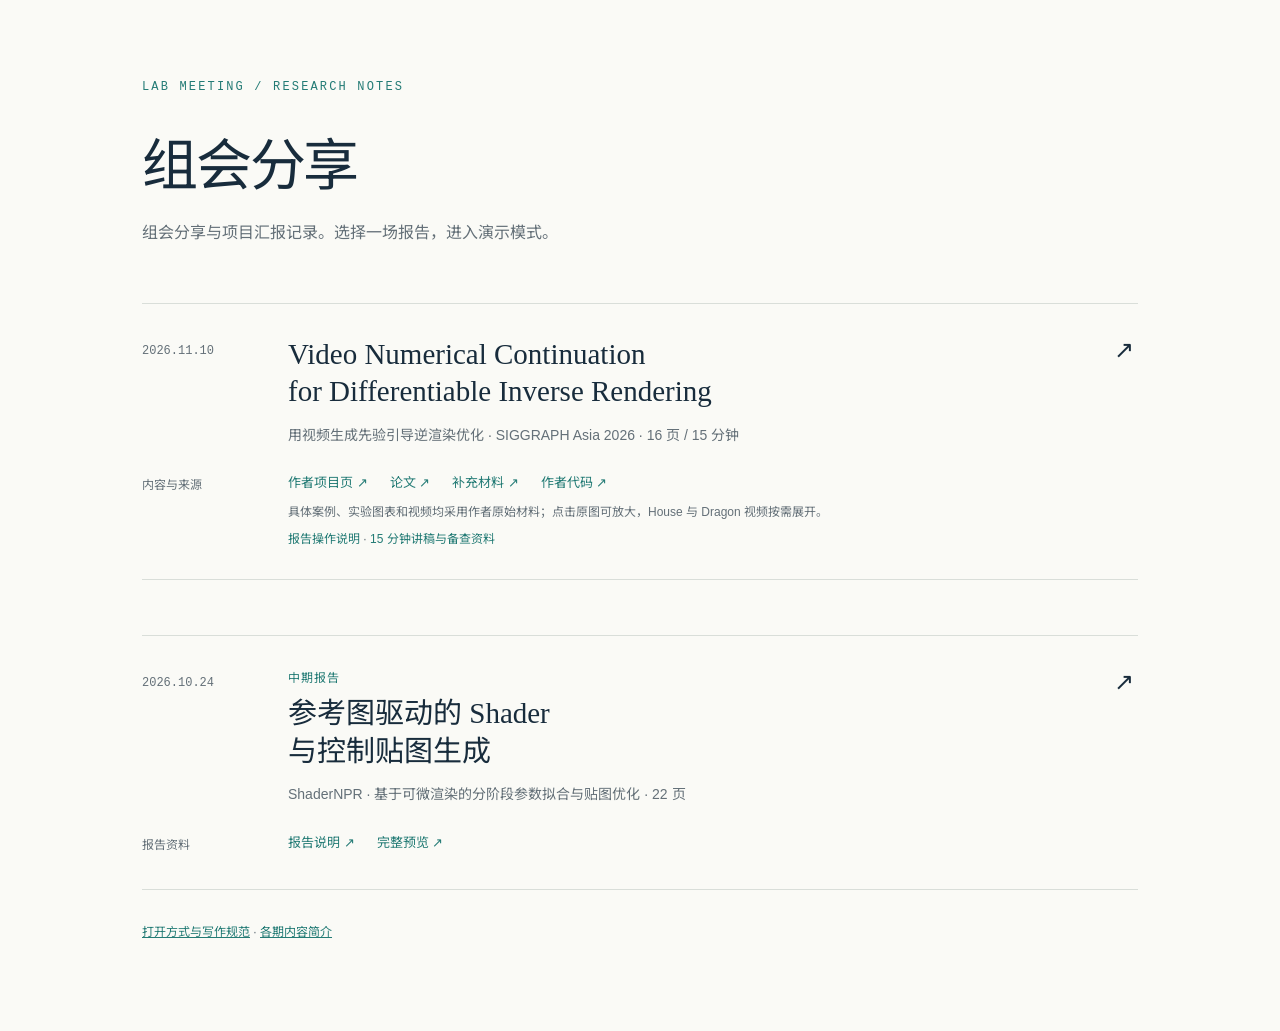
<file: index.html>
<!doctype html>
<html lang="zh-Hans-CN">
<head>
  <meta charset="utf-8"><meta name="viewport" content="width=device-width, initial-scale=1">
  <title>Lab Meeting · 组会分享</title>
  <link rel="stylesheet" href="shared/presentation.css">
  <style>
    body { min-height: 100vh; height: auto; background: var(--paper); }
    .library { max-width: 1060px; padding: 80px 32px; margin: auto; }
    .library-label { font: 12px var(--font-mono); letter-spacing: .18em; color: var(--accent); }
    h1 { font: 56px var(--font-serif); letter-spacing: -.04em; margin: 26px 0 18px; }
    .intro { font-size: 16px; color: var(--muted); line-height: 1.8; }
    .talk-entry { margin-top: 55px; border-top: 1px solid var(--line); border-bottom: 1px solid var(--line); }
    .talk { padding: 32px 0 24px; display: grid; grid-template-columns: 120px 1fr 24px; gap: 26px; text-decoration: none; color: inherit; }
    .talk time { font: 12px var(--font-mono); color: var(--muted); padding-top: 8px; }
    .talk h2 { font: 29px/1.3 var(--font-serif); margin: 0 0 12px; }
    .talk p { font-size: 14px; color: var(--muted); margin: 0; line-height: 1.8; }
    .report-kind { display: block; font-size: 12px; color: var(--accent); margin: 0 0 10px; letter-spacing: .08em; }
    .talk:hover h2, .talk:hover .arrow { color: var(--accent); }.arrow { font-size: 24px; }
    .talk-sources { display: grid; grid-template-columns: 120px 1fr 24px; gap: 26px; padding-bottom: 28px; }
    .talk-sources h3 { font-size: 12px; font-weight: 400; color: var(--muted); margin: 3px 0 0; }
    .source-links { display: flex; flex-wrap: wrap; gap: 22px; margin-bottom: 10px; }
    .source-links a { font-size: 13px; color: var(--accent); text-decoration: none; }
    .source-links a:hover { text-decoration: underline; text-underline-offset: 4px; }
    .source-notes { margin: 4px 0 0; font-size: 12px; color: var(--muted); line-height: 1.9; }
    .source-notes a { color: var(--accent); text-decoration: none; }.source-notes a:hover { text-decoration: underline; }
    .library-footer { font-size: 12px; color: var(--muted); margin-top: 32px; }.library-footer a { color: var(--accent); }
    @media(max-width:600px){ .library{padding-top:48px}h1{font-size:44px}.talk,.talk-sources{grid-template-columns:1fr}.talk-sources{gap:10px}.talk time{padding:0}.arrow{display:none} }
  </style>
</head>
<body>
  <main class="library">
    <div class="library-label">LAB MEETING / RESEARCH NOTES</div>
    <h1>组会分享</h1>
    <p class="intro">组会分享与项目汇报记录。选择一场报告，进入演示模式。</p>
    <article class="talk-entry">
      <a class="talk" href="2026_11_10_Video_Numerical_Continuation/index.html">
        <time datetime="2026-11-10">2026.11.10</time>
        <div><h2>Video Numerical Continuation<br>for Differentiable Inverse Rendering</h2><p>用视频生成先验引导逆渲染优化 · SIGGRAPH Asia 2026 · 16 页 / 15 分钟</p></div>
        <span class="arrow" aria-hidden="true">↗</span>
      </a>
      <section class="talk-sources" aria-labelledby="vnc-sources-title">
        <h3 id="vnc-sources-title">内容与来源</h3>
        <div>
          <div class="source-links"><a href="https://ishit.github.io/vnc/index.html" target="_blank" rel="noopener noreferrer">作者项目页 ↗</a><a href="https://ishit.github.io/static/papers/haolin_siga26.pdf" target="_blank" rel="noopener noreferrer">论文 ↗</a><a href="https://suikasibyl.github.io/files/vnc/supplementary.pdf" target="_blank" rel="noopener noreferrer">补充材料 ↗</a><a href="https://github.com/SuikaSibyl/vnc" target="_blank" rel="noopener noreferrer">作者代码 ↗</a></div>
          <p class="source-notes">具体案例、实验图表和视频均采用作者原始材料；点击原图可放大，House 与 Dragon 视频按需展开。</p>
          <p class="source-notes"><a href="2026_11_10_Video_Numerical_Continuation/README.html">报告操作说明</a> · <a href="2026_11_10_Video_Numerical_Continuation/讲稿.html">15 分钟讲稿与备查资料</a></p>
        </div>
      </section>
    </article>
    <article class="talk-entry">
      <a class="talk" href="2026_10_24_Reference_Driven_Shader_and_Control_Maps/index.html">
        <time datetime="2026-10-24">2026.10.24</time>
        <div><span class="report-kind">中期报告</span><h2>参考图驱动的 Shader<br>与控制贴图生成</h2><p>ShaderNPR · 基于可微渲染的分阶段参数拟合与贴图优化 · 22 页</p></div>
        <span class="arrow" aria-hidden="true">↗</span>
      </a>
      <section class="talk-sources" aria-labelledby="shader-report-resources">
        <h3 id="shader-report-resources">报告资料</h3>
        <div class="source-links"><a href="2026_10_24_Reference_Driven_Shader_and_Control_Maps/README.html">报告说明 ↗</a><a href="2026_10_24_Reference_Driven_Shader_and_Control_Maps/完整汇报预览.jpg" target="_blank" rel="noopener noreferrer">完整预览 ↗</a></div>
      </section>
    </article>
    <p class="library-footer"><a href="README.html">打开方式与写作规范</a> · <a href="CONTENTS.html">各期内容简介</a></p>
  </main>
</body>
</html>
</file>
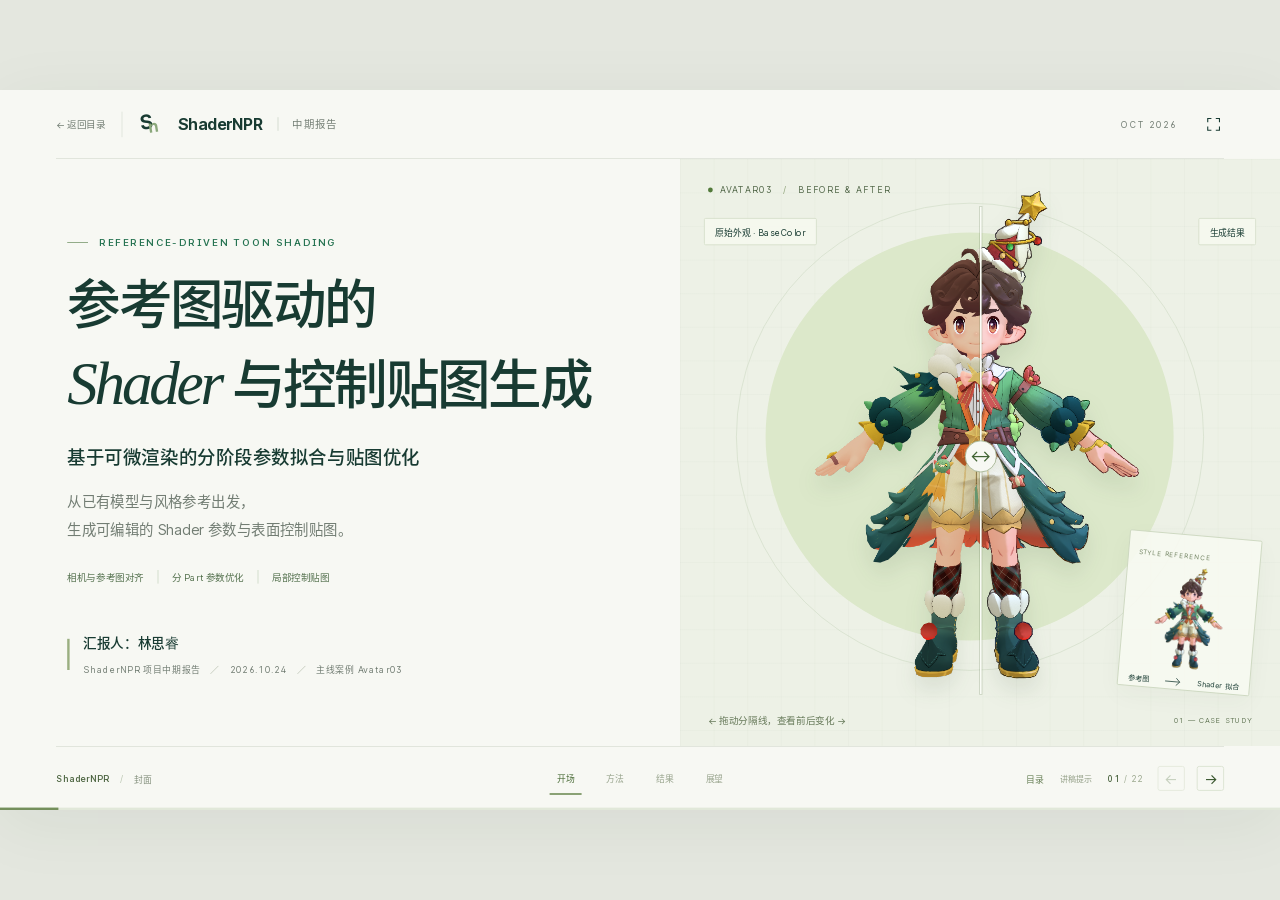
<file: 2026_10_24_Reference_Driven_Shader_and_Control_Maps/index.html>
<!doctype html>
<html lang="zh-Hans-CN">
<head>
  <meta charset="utf-8">
  <meta name="viewport" content="width=device-width, initial-scale=1">
  <meta name="theme-color" content="#f6f7f2">
  <meta name="description" content="ShaderNPR 中期报告：参考图驱动的 Shader 与控制贴图生成。离线组会汇报。">
  <title>中期报告 · 参考图驱动的 Shader 与控制贴图生成</title>
  <link rel="icon" type="image/svg+xml" href="assets/shader-studio-logo.svg?v=sn1">
  <link rel="stylesheet" href="styles.css?v=fonts-20261024-2">
  <link rel="stylesheet" href="content.css?v=labmeeting-integration-20261110">
  <script src="presentation.js?v=labmeeting-integration-20261110" defer></script>
</head>
<body>
  <div id="viewport">
    <main id="deck" aria-label="ShaderNPR 中期报告演示">
      <header class="masthead">
        <div class="masthead-left"><a class="library-back" href="../index.html" aria-label="返回组会分享首页">← 返回目录</a>
        <a class="brand" href="#1" aria-label="返回封面"><span class="brand-mark" aria-hidden="true">S<span>n</span></span><strong>ShaderNPR</strong><span class="brand-divider"></span><span class="report-label">中期报告</span></a></div>
        <div class="masthead-right"><span class="edition">OCT 2026</span><button class="icon-button" id="fullscreen" title="全屏演示（F）" aria-label="全屏演示"><svg viewBox="0 0 24 24" fill="none" stroke="currentColor" stroke-width="1.5" aria-hidden="true"><path d="M9 4H4v5m11-5h5v5M4 15v5h5m11-5v5h-5"/></svg></button></div>
      </header>

      <section class="slide cover active" id="slide-1" aria-labelledby="title-1" data-title="封面" data-notes="大家好，我是林思睿。开场先看右侧的 Avatar03，拖动分隔线比较原始外观与最终生成结果。左侧是 BaseColor 预览，作为外观起点，不是严格实验基线；右侧是拟合 Shader 参数和控制贴图后的最终渲染。这项工作的目标，是在已有三维模型的基础上，根据参考图拟合 Toon Shader 参数并生成控制贴图。主要产物是参数化 Shader、参数配置与局部控制贴图，并保留原始带材质模型，可以继续调整相机与光照。接下来从需求出发，沿完整管线介绍每一步。">
        <div class="cover-copy">
          <div class="eyebrow"><span class="small-line"></span> REFERENCE-DRIVEN TOON SHADING</div>
          <h1 id="title-1">参考图驱动的<br><span class="serif-word">Shader</span> 与控制贴图生成</h1>
          <p class="cover-subtitle">基于可微渲染的分阶段参数拟合与贴图优化</p>
          <p class="cover-description">从已有模型与风格参考出发，<br>生成可编辑的 Shader 参数与表面控制贴图。</p>
          <div class="cover-topics"><span>相机与参考图对齐</span><span>分 Part 参数优化</span><span>局部控制贴图</span></div>
          <div class="cover-meta"><span class="meta-rule"></span><div><strong class="cover-presenter">汇报人：林思睿</strong><span>ShaderNPR 项目中期报告 <i>／</i> 2026.10.24 <i>／</i> 主线案例 Avatar03</span></div></div>
        </div>
        <div class="cover-visual">
          <div class="visual-grid" aria-hidden="true"></div>
          <div class="orb" aria-hidden="true"></div>
          <div class="orb-ring" aria-hidden="true"></div>
          <div class="visual-caption"><span class="status-dot"></span> AVATAR03 <span class="caption-separator">/</span> BEFORE & AFTER</div>
          <div class="comparison cover-comparison" id="comparison" style="--split:50%" role="group" aria-label="Avatar03 原始外观与生成结果的滑动对比">
            <div class="comparison-layer comparison-before"><img src="assets/avatar03-base.png?v=fa257214002f" alt="Avatar03 原始外观：BaseColor 预览"><span class="image-tag before-tag">原始外观 · BaseColor</span></div>
            <div class="comparison-layer comparison-after"><img src="assets/avatar03-final.png?v=240a02ae0f4e" alt="Avatar03 使用优化后的 Shader 与控制贴图生成的最终渲染"><span class="image-tag after-tag">生成结果</span></div>
            <div class="compare-divider" aria-hidden="true"><span>↔</span></div>
            <input id="compare-range" type="range" min="0" max="100" value="50" aria-label="拖动比较原始外观与生成结果" aria-valuetext="左侧原始外观 50%，右侧生成结果 50%">
          </div>
          <div class="reference-stamp"><span>STYLE REFERENCE</span><img src="assets/avatar03-reference.png?v=42b4e4231a9f" alt="Avatar03 原始风格参考图"><div>参考图 <svg viewBox="0 0 24 12" aria-hidden="true"><path d="M1 6h20m-5-5 5 5-5 5" fill="none" stroke="currentColor"/></svg> Shader 拟合</div></div>
          <div class="visual-bottom"><span>← 拖动分隔线，查看前后变化 →</span><span>01 — CASE STUDY</span></div>
        </div>
      </section>

      <section class="slide motivation-page" id="slide-2" aria-labelledby="title-2" data-title="选题动机与输入输出" data-notes="选题来自现代动漫风格游戏资产的制作需求。编写 Shader 需要着色与图形学知识，反复调参又需要经验和试错，两项工作都费时费力，对非专业使用者门槛很高。这里希望以参考图作为更直接的目标，自动拟合参数化的 Toon Shader 并优化控制贴图。输入是已有三维模型（包含原始材质与贴图）和目标风格参考图。输出以 Shader、参数配置及控制贴图为核心，同时保留原始带材质模型，并提供应用 Shader 后的渲染结果。Shader 与贴图是本工作的主要生成产物，原始模型作为配套资产保留，不涉及重新生成几何。">
        <div class="section-heading"><div class="eyebrow">01 <span class="small-line"></span> MOTIVATION</div><h2 id="title-2">降低动漫风格游戏资产的着色制作门槛</h2></div>
        <div class="motivation-layout">
          <div class="motivation-copy">
            <p class="motivation-lead">在现代动漫风格游戏资产制作中，<br>Shader 编写与调参都费时费力。</p>
            <div class="production-pains">
              <div><span>01</span><div><h3>Shader 编写：依赖专业知识</h3><p>需要理解着色逻辑与图形学，<br>将目标动漫风格转化为可运行的代码。</p></div></div>
              <div><span>02</span><div><h3>Shader 调参：依赖经验与试错</h3><p>参数多、相互影响，往往需要反复调整，<br>非专业使用者也很难直接上手。</p></div></div>
            </div>
            <div class="motivation-goal"><span>选题目标</span><p>通过模型与参考图，生成可编辑的<br><strong>Shader 与控制贴图</strong>，降低制作门槛。</p></div>
          </div>
          <div class="io-panel" aria-label="任务的输入与输出">
            <div class="io-group"><h3>输入</h3><div class="io-items"><div><strong>已有三维模型</strong><p>包含原始材质与贴图</p></div><div><strong>目标风格参考图</strong><p>提供期望的动漫风格外观</p></div></div></div>
            <div class="io-operation"><span aria-hidden="true">↓</span><p>Shader 参数拟合与控制贴图优化</p></div>
            <div class="io-group io-output"><h3>输出</h3><div class="io-items"><div class="io-primary"><strong>Shader、参数配置与控制贴图</strong><p>主要生成产物，可继续编辑与调整</p></div><div><strong>原始带材质模型</strong><p>作为配套三维资产保留</p></div><div><strong>应用 Shader 后的渲染结果</strong><p>图片与视频，用于检查最终表现</p></div></div></div>
          </div>
        </div>
      </section>

      <section class="slide framework" id="slide-3" aria-labelledby="title-3" data-title="完整方法" data-notes="这一页是完整方法路线。第一行准备参考图、相机与模型分区；第二行先估计灯光，再拟合明暗分档和基础结构，其中 边缘光优化是可选阶段，当前默认关闭；第三行依次处理描边、风格法线、局部明暗和高光。描边内部先优化标量，再优化顶点颜色残差；高光先识别可靠区域，再联合优化。最终导出材质、贴图、图片与视频。点击各节点可查看它的具体输出。接下来沿这条顺序逐页展开。">
        <div class="section-heading wide-heading"><div><div class="eyebrow">02 <span class="small-line"></span> METHOD OVERVIEW</div><h2 id="title-3">从目标对齐，到局部风格表达</h2></div><p>先建立可靠的拟合目标，<br>再由整体结构逐步走向局部细节。</p></div>
        <div class="pipeline">
          <div class="pipeline-row"><div class="row-marker"><span>A</span><strong>目标与几何</strong><small>PREPARATION</small></div><div class="pipeline-nodes">
            <button class="flow-node selected" data-detail="输出：前景图、前景遮罩与统一背景的参考图。按需裁剪和缩放；当前 Avatar03 保留原始尺寸与坐标。"><span class="node-code">P01</span><h3>参考图预处理</h3><p>前景提取 · 背景合成</p></button>
            <button class="flow-node" data-detail="输出：相机位姿、视场角、图像偏移及对应法线与遮罩。结合轮廓和 DINOv3 特征选择候选，再精调。"><span class="node-code">P02</span><h3>相机位姿估计</h3><p>候选搜索 · 特征选优 · 精调</p></button>
            <button class="flow-node" data-detail="输出：与模型视角和几何更一致的训练目标图。Normal Adapter 结合原参考图、模型法线和遮罩生成对齐参考图。"><span class="node-code">P03</span><h3>参考图对齐生成</h3><p>RGB + Normal + Mask</p></button>
            <button class="flow-node" data-detail="输出：逐面分区标签及低可见 Part 的参数跟随关系。支持原始 Part、P3-SAM 和 SAMPart3D；Avatar03 使用原始 Part。"><span class="node-code">P04</span><h3>模型分区</h3><p>分 Part 控制 · 低可见处理</p></button>
          </div></div>
          <div class="pipeline-row"><div class="row-marker"><span>B</span><strong>光照与结构</strong><small>GLOBAL FITTING</small></div><div class="pipeline-nodes">
            <button class="flow-node" data-detail="输出：共享方向光。使用无颜色着色响应与明暗匹配损失估计灯光，固定明暗阈值与柔和度初值。"><span class="node-code">P05</span><h3>灯光方向估计</h3><p>固定初始材质 · 拟合方向光</p></button>
            <button class="flow-node" data-detail="输出：逐 Part 的明暗阈值与分档柔和度。固定已估计灯光，使用无颜色 Shader 拟合明暗结构。"><span class="node-code">S01</span><h3>明暗分档</h3><p>阈值 · 分档柔和度</p></button>
            <button class="flow-node" data-detail="输出：整体亮暗档颜色、阈值、柔和度与阴影参数。继承明暗分档结果，结合图像匹配与参数正则优化基础结构。"><span class="node-code">S02</span><h3>基础明暗结构</h3><p>亮暗档颜色 · 阴影参数</p></button>
            <button class="flow-node optional" data-detail="可选阶段：在基础明暗之后优化 边缘光，调整颜色、强度、阈值与柔和度。当前默认关闭，Avatar03 未执行此阶段，编号 S03 保留。"><span class="node-code">S03 <em>默认关闭</em></span><h3>边缘光优化</h3><p>颜色与强度 · 范围与柔和度</p></button>
          </div></div>
          <div class="pipeline-row"><div class="row-marker"><span>C</span><strong>局部风格</strong><small>LOCAL REFINEMENT</small></div><div class="pipeline-nodes">
            <button class="flow-node" data-detail="输出：描边宽度、底色乘数与顶点颜色残差。先拟合宽度和颜色标量，再通过轮廓颜色匹配优化可见描边顶点残差。"><span class="node-code">S04</span><h3>描边优化</h3><p>宽度与颜色 → 顶点残差</p></button>
            <button class="flow-node" data-detail="输出：风格法线贴图。冻结上游材质标量，利用锚定、UV 平滑和曲面连续性约束优化法线，调整局部明暗形状。"><span class="node-code">S05</span><h3>风格法线</h3><p>法线贴图 · 明暗形状</p></button>
            <button class="flow-node" data-detail="输出：局部明暗分界控制图。冻结上游标量与法线，在 UV 空间进一步调整局部明暗分界。"><span class="node-code">S06</span><h3>明暗控制图</h3><p>局部阈值 · 明暗分界</p></button>
            <button class="flow-node" data-detail="输出：高光 A 控制图、RGB 颜色图及逐 Part 粗糙度。先检测可靠高光区域，再约束训练范围并联合优化；无高光时自动跳过。"><span class="node-code">S07</span><h3>高光控制</h3><p>区域检测 → A / RGB / 粗糙度</p></button>
          </div></div>
        </div>
        <div class="pipeline-detail"><span class="detail-indicator">步骤输出</span><p id="pipeline-detail" aria-live="polite">输出：前景图、前景遮罩与统一背景的参考图。按需裁剪和缩放；当前 Avatar03 保留原始尺寸与坐标。</p><span class="click-hint">点击节点查看</span></div>
        <div class="pipeline-output"><span class="output-symbol" aria-hidden="true">↳</span><strong>导出与检查</strong><span>Shader 参数 + 控制贴图</span><span class="output-arrow">→</span><span>最终渲染 · 转台 · 旋转光照</span><span class="output-arrow">→</span><span>交互预览与调参</span></div>
      </section>

      <section class="slide alignment" id="slide-4" aria-labelledby="title-4" data-title="预处理与相机" data-notes="现在进入准备阶段。Avatar03 的预处理保留原图尺寸与坐标，但仍提取前景并合成统一背景。相机估计先搜索多个方向，再结合轮廓与本地 DINOv3 ViT-B/16 特征保留候选，最后优化位姿、视场角和图像偏移。右侧是原始参考、模型法线及轮廓重合图。这里的 0.9471 是相机拟合阶段保存的轮廓 IoU，衡量几何投影与参考前景的重合程度，不是风格相似度。点击候选视角按钮可以放大查看真实候选结果。下一步才利用法线条件生成对齐参考图。">
        <div class="section-heading wide-heading"><div><div class="eyebrow">03 <span class="small-line"></span> PREPROCESSING & CAMERA</div><h2 id="title-4">先对齐视角，再拟合着色</h2></div><div class="method-badge">P01 — P02 <span>准备阶段</span></div></div>
        <div class="alignment-layout">
          <div class="alignment-copy">
            <div class="method-step"><span class="step-index">01</span><div><h3>预处理：统一拟合输入</h3><p>提取前景并合成统一背景；<br>Avatar03 保留原始尺寸与坐标。</p></div></div>
            <div class="method-step"><span class="step-index">02</span><div><h3>粗搜索：保留可靠候选</h3><p>从多个方向出发，结合轮廓与<br>DINOv3 特征，减少视角歧义。</p></div></div>
            <div class="method-step"><span class="step-index">03</span><div><h3>精调：优化相机参数</h3><p>进一步拟合位姿、视场角与图像偏移，<br>输出后续阶段使用的法线和遮罩。</p></div></div>
            <button class="text-button zoom-button" data-image="assets/avatar03-candidates.png?v=d0aaa5c34f9f" data-caption="Avatar03 相机搜索候选 · 来自项目保存的 pose_candidates.png">查看候选视角 <span aria-hidden="true">↗</span></button>
            <div class="camera-metric"><strong>0.9471<span>IoU</span></strong><p>相机拟合后的轮廓重合度<small>Avatar03 保存结果 · 非风格相似度</small></p></div>
          </div>
          <div class="alignment-figures">
            <div class="figure-sequence"><figure><div class="figure-plate reference-plate"><img src="assets/avatar03-reference.png?v=42b4e4231a9f" alt="Avatar03 预处理后的原始参考图"></div><figcaption><span>01</span> 原始参考图<small>前景外观</small></figcaption></figure><span class="sequence-arrow" aria-hidden="true">→</span><figure><div class="figure-plate normal-plate"><img src="assets/avatar03-normal.png?v=b601fca2b3dd" alt="相机估计后输出的 Avatar03 模型法线图"></div><figcaption><span>02</span> 模型法线<small>当前几何投影</small></figcaption></figure><span class="sequence-arrow" aria-hidden="true">→</span><figure><button class="figure-plate overlap-plate zoom-button" data-image="assets/avatar03-silhouette.png?v=8fb6f2f53b8d" data-caption="Avatar03 相机拟合阶段保存的轮廓叠加图 · silhouette_overlay.png" aria-label="放大轮廓叠加图"><img src="assets/avatar03-silhouette.png?v=8fb6f2f53b8d" alt="相机模型投影与原始参考前景的轮廓叠加图"><span class="zoom-icon" aria-hidden="true">↗</span></button><figcaption><span>03</span> 轮廓检查<small>参考前景与投影</small></figcaption></figure></div>
            <div class="alignment-insight"><span class="insight-mark" aria-hidden="true">↗</span><p>将几何投影与参考图尽量对齐，<br><strong>减少Shader 参数对位置误差的补偿。</strong></p></div>
            <div class="next-method"><span>下一步</span><p>参考图 + 模型法线 + Mask <b>→</b> 对齐参考图生成</p><span class="next-code">P03</span></div>
          </div>
        </div>
      </section>


      <section class="slide full-slide " id="slide-5" aria-labelledby="title-5" data-title="用几何条件，生成更一致的参考目标" data-notes="相机估计结束后，我们有模型在当前视角下的法线和遮罩。项目中的 normal_adapter 以原始 RGB、法线和 Mask 为条件，以 Qwen-Image-2.1 为基座，通过 LoRA 微调与法线条件适配生成对齐参考图。当前适配器为 QwenImage21-GeometryLoRA，采用 normal_vae 条件编码，LoRA rank 为 8，使用第 1500 步保存的权重。Avatar03 的保存设置为 1024 分辨率、40 步、固定 seed 42。它不是简单的二维图像平移，而是重新生成目标外观，因此要检查外观偏移。当前所有后续材质阶段使用同一张生成目标图；相机阶段的原参考轮廓 IoU 与生成图轮廓指标也要分开理解。">
        <div class="section-heading wide-heading"><div><div class="eyebrow">P03 · 参考图对齐</div><h2 id="title-5">用几何条件，生成更一致的参考目标</h2></div></div>
        <div class="method-layout narrow-copy"><div class="method-points"><div><h3>输入外观与几何</h3><p>原始参考 RGB 提供风格；<br>模型法线与 Mask 提供几何条件。</p></div><div><h3>微调 Qwen-Image-2.1</h3><p>将法线图作为图像条件输入，<br>通过 LoRA 微调学习几何对齐。</p></div><div><h3>保留独立检查</h3><p>对照原图、轮廓与生成结果，<br>检查几何差异与外观偏移。</p></div></div><div><div class="art-row cols-3"><figure><button class="art-plate  zoom-button" data-image="assets/avatar03-reference.png?v=42b4e4231a9f" data-caption="原始风格参考" aria-label="放大：原始风格参考"><img src="assets/avatar03-reference.png?v=42b4e4231a9f" alt="原始风格参考" loading="lazy"><span class="enlarge" aria-hidden="true">↗</span></button><figcaption>原始风格参考</figcaption></figure><figure><button class="art-plate  zoom-button" data-image="assets/avatar03-normal.png?v=b601fca2b3dd" data-caption="模型法线" aria-label="放大：模型法线"><img src="assets/avatar03-normal.png?v=b601fca2b3dd" alt="模型法线" loading="lazy"><span class="enlarge" aria-hidden="true">↗</span></button><figcaption>模型法线</figcaption></figure><figure><button class="art-plate  zoom-button" data-image="assets/avatar03-aligned.png?v=b59213fed78a" data-caption="生成的优化目标" aria-label="放大：生成的优化目标"><img src="assets/avatar03-aligned.png?v=b59213fed78a" alt="生成的优化目标" loading="lazy"><span class="enlarge" aria-hidden="true">↗</span></button><figcaption>生成的优化目标</figcaption></figure></div><div class="takeaway">基于法线图条件微调，生成保留参考外观、符合目标几何的图像。</div></div></div>
      </section>

      <section class="slide full-slide " id="slide-6" aria-labelledby="title-6" data-title="按部件组织着色，让局部风格分别可控" data-notes="Avatar03 当前使用模型原始节点分区，共 14 个 Part、27246 个三角面。每个 Part 分别拥有材质标量，而共享同一方向光。模型没有合适分区时，可以使用项目接入的 P3-SAM 或 SAMPart3D。对于观测不足的部件，当前阈值为 128 个可见像素，保存记录中 Part 3 仅有 2 个可见像素，标量参数跟随 Part 5。这里不合并几何标签，也不跨 Part 复制 UV 贴图；描边顶点残差还有独立冻结规则。">
        <div class="section-heading wide-heading"><div><div class="eyebrow">P04 · 模型分区</div><h2 id="title-6">按部件组织着色，让局部风格分别可控</h2></div></div>
        <div class="method-layout"><div class="method-points"><div><h3>每个 Part 独立表达</h3><p>分别配置亮暗档颜色、<br>阈值、阴影和描边参数。</p></div><div><h3>保留多种分区入口</h3><p>原始 Part，或使用<br>P3-SAM / SAMPart3D。</p></div><div><h3>处理低可见部件</h3><p>可见像素不足时，标量跟随<br>最近的可靠 Part。</p></div></div><div><div class="art-row cols-2"><figure><button class="art-plate  zoom-button" data-image="assets/avatar03-partition.png?v=45f4933b72df" data-caption="Avatar03 · 原始 Part 分区" aria-label="放大：Avatar03 · 原始 Part 分区"><img src="assets/avatar03-partition.png?v=45f4933b72df" alt="Avatar03 · 原始 Part 分区" loading="lazy"><span class="enlarge" aria-hidden="true">↗</span></button><figcaption>Avatar03 · 原始 Part 分区</figcaption></figure><figure><button class="art-plate  zoom-button" data-image="assets/avatar03-final.png?v=240a02ae0f4e" data-caption="同一分区上的材质拟合" aria-label="放大：同一分区上的材质拟合"><img src="assets/avatar03-final.png?v=240a02ae0f4e" alt="同一分区上的材质拟合" loading="lazy"><span class="enlarge" aria-hidden="true">↗</span></button><figcaption>同一分区上的材质拟合</figcaption></figure></div><div class="fact-line"><strong>14 <span>个 Part</span></strong><p>当前案例保留分区标签，UV 贴图不跨 Part 复制。</p></div></div></div>
      </section>

      <section class="slide full-slide renderer-slide" id="slide-7" aria-labelledby="title-7" data-title="让渲染误差，反向更新着色参数" data-notes="渲染架构由 nvdiffrast 与 slangpy 组成：nvdiffrast 负责可微光栅化，slangpy 调用 Slang Shader 完成可微着色，并通过 PyTorch 进行参数优化。先根据当前参数渲染图像，计算与目标之间的损失，再反向传播梯度。颜色及贴图阶段通常组合 RGB、VGG19 内容特征与 Gram 风格统计，再加上各阶段的约束。灯光与明暗分档使用独立的无颜色结构损失，不使用这一组 VGG 目标。不同阶段只开放对应参数，其余参数继承并冻结；各阶段总 loss 定义不同，不能直接比较数值大小来判断整体质量。">
        <div class="section-heading wide-heading"><div><div class="eyebrow">方法基础 · 可微渲染</div><h2 id="title-7">让渲染误差，反向更新着色参数</h2></div></div>
        <div class="render-layout"><div class="render-cycle"><div class="cycle-input"><span class="diagram-label">可优化的表达</span><h3>分 Part 参数<br>表面控制贴图</h3><p>相机与灯光按阶段固定</p></div><span class="cycle-arrow">→</span><div class="cycle-render"><img src="assets/avatar03-structure.png?v=68fee0f31659" alt="可微渲染得到的 Avatar03 图片" loading="lazy"><span>可微渲染</span></div><span class="cycle-arrow">→</span><div class="cycle-target"><img src="assets/avatar03-aligned.png?v=b59213fed78a" alt="作为监督的生成目标图" loading="lazy"><span>与目标图比较</span></div><div class="backprop"><span>←</span> 反向传播梯度，更新当前阶段的参数</div></div><div class="loss-explainer"><div><h3>图像匹配</h3><p>RGB 像素误差<br>VGG 内容与风格统计</p></div><div><h3>合理性约束</h3><p>参数锚定与范围限制<br>UV 平滑与曲面连续性</p></div><div><h3>渲染架构</h3><p>nvdiffrast · 可微光栅化<br>slangpy · 可微着色</p></div></div></div>
      </section>

      <section class="slide full-slide " id="slide-8" aria-labelledby="title-8" data-title="先估计光从哪里来" data-notes="这一阶段只拟合所有 Part 共享的方向光。参考图有自己的材质色，因此项目对参考明暗进行处理，在多尺度上比较相关性、梯度、边缘和稳健误差，并通过权重减少材质边缘干扰。明暗阈值与分档柔和度在此阶段固定为 Shader 初始值。右图是无颜色探针 Shader 的拟合响应，不是最终颜色渲染，也不要求左右灰度完全一致。估计出的灯光供后续阶段继承；不启用自动估计时也支持预设方向光。">
        <div class="section-heading wide-heading"><div><div class="eyebrow">P05 · 灯光方向估计</div><h2 id="title-8">先估计光从哪里来</h2></div></div>
        <div class="method-layout"><div class="method-points"><div><h3>暂时移开材质颜色</h3><p>用无颜色 Shader 的响应，<br>观察明暗结构与光照方向。</p></div><div><h3>从候选到精调</h3><p>搜索多个方向，<br>再对可靠候选进行优化。</p></div><div><h3>只优化共享方向光</h3><p>明暗阈值与柔和度保持初值，<br>避免同时更新过多变量。</p></div></div><div><div class="art-row cols-2"><figure><button class="art-plate light-plate zoom-button" data-image="assets/avatar03-light-target.png?v=63bb3f4ff2f6" data-caption="参考图的明暗观测" aria-label="放大：参考图的明暗观测"><img src="assets/avatar03-light-target.png?v=63bb3f4ff2f6" alt="参考图的明暗观测" loading="lazy"><span class="enlarge" aria-hidden="true">↗</span></button><figcaption>参考图的明暗观测</figcaption></figure><figure><button class="art-plate dark-plate zoom-button" data-image="assets/avatar03-light-probe.png?v=9e84e0a9b35b" data-caption="估计方向光的着色响应" aria-label="放大：估计方向光的着色响应"><img src="assets/avatar03-light-probe.png?v=9e84e0a9b35b" alt="估计方向光的着色响应" loading="lazy"><span class="enlarge" aria-hidden="true">↗</span></button><figcaption>估计方向光的着色响应</figcaption></figure></div><div class="takeaway">结构损失：相关性、梯度、边缘与稳健误差。</div></div></div>
      </section>

      <section class="slide full-slide " id="slide-9" aria-labelledby="title-9" data-title="固定灯光，再确定明暗怎么分" data-notes="这一步与灯光估计分开进行：继承固定灯光，只训练 threshold1 和 band_softness。阈值决定两档明暗如何划分，柔和度决定过渡范围。依然使用 LightProbe 无颜色 Shader 与明暗结构损失，参数锚定控制偏移。右侧两图分别来自 step_0000 和 step_0150，展示实际无颜色优化响应。保存到阶段根目录的 result.png 则是带 BaseColor 的预览，后面阶段总览会使用它。">
        <div class="section-heading wide-heading"><div><div class="eyebrow">S01 · 明暗分档</div><h2 id="title-9">固定灯光，再确定明暗怎么分</h2></div></div>
        <div class="method-layout"><div class="method-points"><div><h3>阈值决定分界</h3><p>逐 Part 拟合明暗阈值，<br>调整亮区与暗区的范围。</p></div><div><h3>柔和度决定过渡</h3><p>拟合分档过渡宽度，<br>匹配参考图的明暗边界。</p></div><div><h3>继续使用无颜色监督</h3><p>继承灯光，专注明暗结构；<br>加入锚定约束限制过度偏移。</p></div></div><div><div class="art-row cols-2"><figure><button class="art-plate dark-plate zoom-button" data-image="assets/avatar03-band-before.png?v=d5ff28a9515b" data-caption="分档拟合前" aria-label="放大：分档拟合前"><img src="assets/avatar03-band-before.png?v=d5ff28a9515b" alt="分档拟合前" loading="lazy"><span class="enlarge" aria-hidden="true">↗</span></button><figcaption>分档拟合前</figcaption></figure><figure><button class="art-plate dark-plate zoom-button" data-image="assets/avatar03-band-after.png?v=ef7566b0020f" data-caption="分档拟合后" aria-label="放大：分档拟合后"><img src="assets/avatar03-band-after.png?v=ef7566b0020f" alt="分档拟合后" loading="lazy"><span class="enlarge" aria-hidden="true">↗</span></button><figcaption>分档拟合后</figcaption></figure></div><div class="takeaway">输出：每个 Part 的明暗阈值与分档柔和度。</div></div></div>
      </section>

      <section class="slide full-slide " id="slide-10" aria-labelledby="title-10" data-title="先拟合基础明暗，再调整边缘光" data-notes="S02 继承刚才的明暗阈值和柔和度，继续拟合亮暗档颜色、分档和阴影参数。图像损失使用风格、内容和 RGB，并对参数锚定、阴影强度、档位色度等加入约束。这个阶段固定关闭高光、边缘光和描边，便于先建立整体结构。其后的 S03 用于 边缘光优化，关注边缘光颜色、强度、阈值和柔和度，保持基础明暗结果不变。该阶段当前默认关闭，Avatar03 未执行，因此此页图片只展示基础明暗结果。项目中仍保留旧的阶段名称与训练配置，尚未同步这一步的定义。">
        <div class="section-heading wide-heading"><div><div class="eyebrow">S02 — S03 · 基础明暗与边缘光</div><h2 id="title-10">先拟合基础明暗，再调整边缘光</h2></div></div>
        <div class="method-layout"><div class="method-points"><div><h3>拟合亮暗档颜色</h3><p>调整各 Part 的亮色与暗色，<br>建立整体配色关系。</p></div><div><h3>同步调整明暗结构</h3><p>继承分档结果，继续优化<br>阈值、柔和度和阴影参数。</p></div><div><h3>用约束保留上游结构</h3><p>约束参数偏移与阴影增强，<br>减少局部补偿。</p></div></div><div><div class="art-row cols-2"><figure><button class="art-plate  zoom-button" data-image="assets/avatar03-bands.png?v=90b4be70090c" data-caption="明暗分档后的预览" aria-label="放大：明暗分档后的预览"><img src="assets/avatar03-bands.png?v=90b4be70090c" alt="明暗分档后的预览" loading="lazy"><span class="enlarge" aria-hidden="true">↗</span></button><figcaption>明暗分档后的预览</figcaption></figure><figure><button class="art-plate  zoom-button" data-image="assets/avatar03-structure.png?v=68fee0f31659" data-caption="基础明暗优化后" aria-label="放大：基础明暗优化后"><img src="assets/avatar03-structure.png?v=68fee0f31659" alt="基础明暗优化后" loading="lazy"><span class="enlarge" aria-hidden="true">↗</span></button><figcaption>基础明暗优化后</figcaption></figure></div><div class="optional-note"><strong>S03 · 边缘光优化</strong><p>调整边缘光颜色、强度、范围与柔和度；默认关闭，Avatar03 未执行。</p></div></div></div>
      </section>

      <section class="slide full-slide " id="slide-11" aria-labelledby="title-11" data-title="描边第一步：宽度与颜色" data-notes="描边使用扩张外壳、Cull Front 与深度测试，因此不仅可以出现外轮廓，也可以表现几何遮挡轮廓。第一步优化 outline_width 和 outline_scale_r/g/b。描边颜色由外壳位置的 BaseColor 乘以所属 Part 的颜色乘数得到，这使同一 Part 内不同底色区域也能得到不同描边色。右侧展示相同区域的裁切。当前案例的可见轮廓差异有些很细，可以点击放大；这两张图是相邻阶段结果，不是严格单因素消融。">
        <div class="section-heading wide-heading"><div><div class="eyebrow">S04 · 描边优化 / Step 1</div><h2 id="title-11">描边第一步：宽度与颜色</h2></div></div>
        <div class="method-layout"><div class="method-points"><div><h3>用外壳生成轮廓</h3><p>沿法线扩张外壳，结合<br>正面剔除与深度测试形成描边。</p></div><div><h3>按 Part 拟合宽度</h3><p>允许不同部件<br>具有不同的轮廓粗细。</p></div><div><h3>描边色来自局部底色</h3><p>用 BaseColor 乘颜色系数，<br>保留同一 Part 内的颜色变化。</p></div></div><div><div class="art-row cols-3 outline-closeups"><figure><button class="art-plate detail-plate outline-closeup outline-full-source zoom-button" data-image="assets/avatar03-outline-before.png?v=68fee0f31659" data-caption="未加描边" aria-label="放大：未加描边"><img src="assets/avatar03-outline-before.png?v=68fee0f31659" alt="未加描边" loading="lazy"><span class="enlarge" aria-hidden="true">↗</span></button><figcaption>未加描边</figcaption></figure><figure><button class="art-plate detail-plate outline-closeup outline-full-source zoom-button" data-image="assets/avatar03-outline-step1.png?v=a3e8dfb39e67" data-caption="加描边" aria-label="放大：加描边"><img src="assets/avatar03-outline-step1.png?v=a3e8dfb39e67" alt="加描边" loading="lazy"><span class="enlarge" aria-hidden="true">↗</span></button><figcaption>加描边</figcaption></figure><figure><button class="art-plate outline-closeup outline-reference zoom-button" data-image="assets/avatar03-reference.png?v=42b4e4231a9f" data-caption="参考图（Ref）" aria-label="放大：参考图（Ref）"><img src="assets/avatar03-reference.png?v=42b4e4231a9f" alt="参考图（Ref）" loading="lazy"><span class="enlarge" aria-hidden="true">↗</span></button><figcaption>参考图（Ref）</figcaption></figure></div><div class="takeaway">先建立可控的描边结构，再优化局部颜色残差。</div></div></div>
      </section>

      <section class="slide full-slide " id="slide-12" aria-labelledby="title-12" data-title="描边第二步：匹配轮廓，细化颜色" data-notes="第二步冻结第一步的宽度和底色乘数，只训练独立 Part 的可见描边顶点残差。通过位置与方向，在 4 像素半径内建立固定的参考轮廓颜色对应关系；外轮廓匹配前景边界，内部轮廓匹配参考图像边缘。未匹配区域保留上一步锚定，并加入平滑约束。当前记录中匹配 19274 个像素，平均距离约 1.001 像素。右侧数值直接来自 stats/step2/metrics.json：outline_color_l1 从 0.0900762 降到 0.0347681。它只反映该步骤的匹配描边颜色，不是整体图像质量。">
        <div class="section-heading wide-heading"><div><div class="eyebrow">S04 · 描边优化 / Step 2</div><h2 id="title-12">描边第二步：匹配轮廓，细化颜色</h2></div></div>
        <div class="outline-refinement"><div class="outline-visuals"><div class="art-row cols-2"><figure><button class="art-plate outline-edge-closeup zoom-button" data-image="assets/avatar03-outline-match.png?v=021b602a2c43" data-caption="衣摆轮廓对应：检查局部边缘对齐" aria-label="放大：衣摆局部边缘对齐"><img src="assets/avatar03-outline-match.png?v=021b602a2c43" alt="衣摆处的轮廓对应关系" loading="lazy"><span class="enlarge" aria-hidden="true">↗</span></button><figcaption>衣摆局部 · 检查边缘对齐</figcaption></figure><figure><button class="art-plate detail-plate outline-shoulder-closeup zoom-button" data-image="assets/avatar03-outline-step2.png?v=deb64b895f59" data-caption="顶点颜色残差优化后" aria-label="放大：顶点颜色残差优化后"><img src="assets/avatar03-outline-step2.png?v=deb64b895f59" alt="顶点颜色残差优化后" loading="lazy"><span class="enlarge" aria-hidden="true">↗</span></button><figcaption>顶点颜色残差优化后</figcaption></figure></div></div><div class="outline-analysis"><div class="method-points"><div><h3>固定宽度与颜色系数</h3><p>仅训练可见描边顶点的颜色残差。</p></div><div><h3>先匹配，再监督颜色</h3><p>按位置与方向匹配参考边缘，<br>未匹配位置锚定上一步结果。</p></div></div><div class="metric-chart"><h3>匹配轮廓颜色 L1</h3><div><span>优化前</span><i style="--bar:100%"></i><strong>0.1051</strong></div><div><span>优化后</span><i style="--bar:36.3%"></i><strong>0.0381</strong></div><p>Avatar03 · 本步骤保存指标</p></div></div></div>
      </section>

      <section class="slide full-slide " id="slide-13" aria-labelledby="title-13" data-title="优化表面法线，调整局部明暗形状" data-notes="S05 冻结上游材质标量，通过风格法线贴图调整局部明暗形状。图像匹配之外，使用锚定、UV 平滑和曲面连续性约束，并设定最大偏转角 15 度。当前保存统计中，可见表面平均偏转约 1.84 度，最大约 14.23 度。左图是法线偏转角可视化，蓝色偏转较小，暖色偏转较大；它不是原始法线 RGB 图。个性化法线同时影响漫反射和 GGX 高光方向，边缘光仍使用原始法线。">
        <div class="section-heading wide-heading"><div><div class="eyebrow">S05 · 风格法线贴图</div><h2 id="title-13">优化表面法线，调整局部明暗形状</h2></div></div>
        <div class="method-layout normal-layout"><div class="method-points normal-copy"><div><h3>开放法线表达</h3><p>冻结材质标量，<br>在 UV 空间学习风格法线。</p></div><div><h3>控制偏离幅度</h3><p>保留原始法线锚定，<br>约束角度、平滑与曲面连续性。</p></div><div><h3>让细节随光照响应</h3><p>学习后的法线参与<br>漫反射与后续高光计算。</p></div></div><div class="normal-visuals"><div class="art-row cols-4 pants-comparison"><figure><button class="art-plate pants-closeup zoom-button" data-image="assets/avatar03-outline.png?v=deb64b895f59" data-caption="上一阶段：未加入风格法线" aria-label="放大：未加入风格法线"><img src="assets/avatar03-outline.png?v=deb64b895f59" alt="未加入风格法线时的裤子区域" loading="lazy"><span class="enlarge" aria-hidden="true">↗</span></button><figcaption>未加风格法线</figcaption></figure><figure><button class="art-plate pants-closeup zoom-button" data-image="assets/avatar03-normals-result.png?v=4618d8f951a2" data-caption="加入风格法线后" aria-label="放大：加入风格法线后"><img src="assets/avatar03-normals-result.png?v=4618d8f951a2" alt="加入风格法线后" loading="lazy"><span class="enlarge" aria-hidden="true">↗</span></button><figcaption>加入风格法线后</figcaption></figure><figure><button class="art-plate dark-plate pants-closeup zoom-button" data-image="assets/avatar03-normal-angle.png?v=2e1bfc7b92a2" data-caption="裤子区域的法线偏转" aria-label="放大：裤子区域的法线偏转"><img src="assets/avatar03-normal-angle.png?v=2e1bfc7b92a2" alt="裤子区域的法线偏转" loading="lazy"><span class="enlarge" aria-hidden="true">↗</span></button><figcaption>裤子区域的法线偏转</figcaption></figure><figure><button class="art-plate pants-closeup zoom-button" data-image="assets/avatar03-reference.png?v=42b4e4231a9f" data-caption="参考图（Ref）" aria-label="放大：参考图（Ref）"><img src="assets/avatar03-reference.png?v=42b4e4231a9f" alt="参考图（Ref）的裤子区域" loading="lazy"><span class="enlarge" aria-hidden="true">↗</span></button><figcaption>参考图（Ref）</figcaption></figure></div><div class="legend-line"><span>偏转角：小 → 大</span><span class="angle-ramp" aria-hidden="true"></span><strong>最大允许偏转 15°</strong></div></div></div>
      </section>

      <section class="slide full-slide " id="slide-14" aria-labelledby="title-14" data-title="用局部控制图，细调明暗分界" data-notes="S06 进一步冻结标量和风格法线，优化局部明暗控制贴图。它通过改变局部明暗分界来表达参考风格，避免所有变化都挤到同一个 Part 的阈值上。控制值在 0 到 1 之间，0.5 为中性，允许的范围需要跨过中性值。四张图展示同一衣摆区域：明暗控制前、明暗控制后、控制图和参考图。控制图直接使用项目保存的 shadow_control_view，表示实际可见表面的控制值。这个阶段也需要平滑与中性锚定等约束；不可见表面的约束仍然不足。">
        <div class="section-heading wide-heading"><div><div class="eyebrow">S06 · 明暗控制贴图</div><h2 id="title-14"><span>用局部控制图，</span><span>细调明暗分界</span></h2></div></div>
        <div class="shadow-visuals">
          <div class="art-row shadow-comparison">
            <figure><button class="art-plate shadow-closeup zoom-button" data-image="assets/avatar03-normals-result.png?v=4618d8f951a2" data-caption="上一阶段：明暗控制前" aria-label="放大：上一阶段：明暗控制前"><img src="assets/avatar03-normals-result.png?v=4618d8f951a2" alt="上一阶段：明暗控制前的衣摆局部" loading="lazy"><span class="enlarge" aria-hidden="true">↗</span></button><figcaption>明暗控制前</figcaption></figure>
            <figure><button class="art-plate shadow-closeup zoom-button" data-image="assets/avatar03-shadow-result.png?v=8dcb97bc5ffc" data-caption="明暗控制优化后" aria-label="放大：明暗控制优化后"><img src="assets/avatar03-shadow-result.png?v=8dcb97bc5ffc" alt="明暗控制优化后的衣摆局部" loading="lazy"><span class="enlarge" aria-hidden="true">↗</span></button><figcaption>明暗控制后</figcaption></figure>
            <figure><button class="art-plate shadow-closeup zoom-button dark-plate" data-image="assets/avatar03-shadow-view.png?v=78db8c83af10" data-caption="明暗控制图在模型上的响应" aria-label="放大：明暗控制图在模型上的响应"><img src="assets/avatar03-shadow-view.png?v=78db8c83af10" alt="明暗控制图在模型上的响应的衣摆局部" loading="lazy"><span class="enlarge" aria-hidden="true">↗</span></button><figcaption>明暗控制图</figcaption></figure>
            <figure><button class="art-plate shadow-closeup zoom-button" data-image="assets/avatar03-reference.png?v=42b4e4231a9f" data-caption="参考图（Ref）" aria-label="放大：参考图（Ref）"><img src="assets/avatar03-reference.png?v=42b4e4231a9f" alt="参考图（Ref）的衣摆局部" loading="lazy"><span class="enlarge" aria-hidden="true">↗</span></button><figcaption>参考图（Ref）</figcaption></figure>
          </div>
          <div class="shadow-panel-footer"><p>同一衣摆区域 · 对比局部明暗变化</p><div class="control-legend"><span>控制值 0</span><div><i></i></div><b>0.5 · 中性</b><span>1</span></div></div>
        </div>
        <div class="shadow-methods">
          <div><span class="shadow-step">01</span><div><h3>固定已有结构</h3><p>保留材质标量与风格法线</p></div></div>
          <div><span class="shadow-step">02</span><div><h3>细调局部分界</h3><p>通过 UV 控制值补充明暗表达</p></div></div>
          <div><span class="shadow-step">03</span><div><h3>约束偏移与平滑</h3><p>以 0.5 为中性，保持空间连续</p></div></div>
        </div>
      </section>

      <section class="slide full-slide " id="slide-15" aria-labelledby="title-15" data-title="高光拟合前，先找到可靠的区域" data-notes="高光检测用当前训练参考图与继承上游结果后的无高光渲染进行成对比较，先做有限平移配准，再分析亮度增量、饱和度下降、颜色模型残差与新增局部对比，并包含有色高光分支。置信图是启发式证据，不是经过校准的概率。红色核心独立优化，黄色由核心生成固定渐变，蓝色未选中。实际训练范围还投影到可见 UV 并受三角面范围限制。右图青色覆盖展示补洞后的训练支持，和左侧红黄证据图用途不同。没有可靠高光区域时，整个高光阶段会自动跳过。">
        <div class="section-heading wide-heading"><div><div class="eyebrow">S07 · 高光控制 / 区域识别</div><h2 id="title-15">高光拟合前，先找到可靠的区域</h2></div></div>
        <div class="method-layout"><div class="method-points"><div><h3>比较参考与无高光基线</h3><p>从亮度增量、颜色变化与<br>局部对比中寻找高光证据。</p></div><div><h3>分开处理不同区域</h3><p>红色核心参与训练，<br>黄色过渡由核心平滑延伸。</p></div><div><h3>约束到可见表面</h3><p>在 UV 与三角面范围内应用，<br>降低区域外的误修改。</p></div></div><div><div class="art-row cols-2"><figure><button class="art-plate  zoom-button" data-image="assets/avatar03-highlight-regions.png?v=6b68e0b8e88b" data-caption="高光核心与过渡区域" aria-label="放大：高光核心与过渡区域"><img src="assets/avatar03-highlight-regions.png?v=6b68e0b8e88b" alt="高光核心与过渡区域" loading="lazy"><span class="enlarge" aria-hidden="true">↗</span></button><figcaption>高光核心与过渡区域</figcaption></figure><figure><button class="art-plate  zoom-button" data-image="assets/avatar03-highlight-coverage.png?v=ff759a1a23e1" data-caption="投影到模型的实际训练范围" aria-label="放大：投影到模型的实际训练范围"><img src="assets/avatar03-highlight-coverage.png?v=ff759a1a23e1" alt="投影到模型的实际训练范围" loading="lazy"><span class="enlarge" aria-hidden="true">↗</span></button><figcaption>投影到模型的实际训练范围</figcaption></figure></div><div class="region-legend"><span><i class="red"></i>核心训练</span><span><i class="yellow"></i>固定过渡</span><span><i class="blue"></i>未选中</span></div></div></div>
      </section>

      <section class="slide full-slide " id="slide-16" aria-labelledby="title-16" data-title="联合拟合高光范围、颜色和粗糙度" data-notes="高光阶段从可靠区域初始化控制图，联合优化 A、RGB 颜色图和逐 Part roughness。GGX 响应作为方向输入，A 调节高光范围和强度；RGB 在着色中归一化到固定线性亮度，主要表达色度，粗糙度改变方向响应。spec_softness 和总强度等按配置固定，其他上游参数与贴图保持不变。颜色锚点可以选白色或材质色度，配合色度偏移限制与平滑，减少颜色补偿。右侧展示同一头部区域的高光前后对比，点击后查看完整角色图。">
        <div class="section-heading wide-heading"><div><div class="eyebrow">S07 · 高光控制 / 联合优化</div><h2 id="title-16">联合拟合高光范围、颜色和粗糙度</h2></div></div>
        <div class="method-layout"><div class="method-points"><div><h3>A 图控制范围与强度</h3><p>在选定区域中，<br>学习高光的空间分布。</p></div><div><h3>RGB 图控制色度</h3><p>对颜色设置锚定与偏移约束，<br>减少用偏色补偿亮度。</p></div><div><h3>逐 Part 优化粗糙度</h3><p>结合 GGX 方向响应，<br>调整高光形状与过渡。</p></div></div><div><div class="art-row cols-2"><figure><button class="art-plate detail-plate zoom-button" data-image="assets/detail-specular-before.png?v=8dcb97bc5ffc" data-caption="高光阶段的无高光基线" aria-label="放大：高光阶段的无高光基线"><img src="assets/detail-specular-before.png?v=8dcb97bc5ffc" alt="高光阶段的无高光基线" loading="lazy"><span class="enlarge" aria-hidden="true">↗</span></button><figcaption>高光阶段的无高光基线</figcaption></figure><figure><button class="art-plate detail-plate zoom-button" data-image="assets/detail-specular-after.png?v=240a02ae0f4e" data-caption="高光优化后" aria-label="放大：高光优化后"><img src="assets/detail-specular-after.png?v=240a02ae0f4e" alt="高光优化后" loading="lazy"><span class="enlarge" aria-hidden="true">↗</span></button><figcaption>高光优化后</figcaption></figure></div><div class="takeaway">固定相机、灯光、漫反射、描边及已学到的贴图。</div></div></div>
      </section>

      <section class="slide full-slide stage-slide" id="slide-17" aria-labelledby="title-17" data-title="沿着完整流程，观察每一步的贡献" data-notes="这一页回到同一主视角，按顺序查看整个流程。点击左侧阶段，右侧显示项目保存的对应结果。可选择对照参考图或上一步结果，并切换并排与滑动对比；自动演示按顺序播放全部阶段，离开本页自动停止。一般可以观察到整体配色在基础明暗阶段建立，描边补上轮廓，后面的贴图阶段在局部调整。这里是顺序优化的阶段可视化，不等同于去掉某个模块并重新训练的严格消融。各阶段 loss 定义和训练范围也不同，不能用它们的数值大小直接排序最终效果。左侧同时显示阶段平均耗时，来自 stage_summary.csv 的 Average 列，使用各阶段最近的完整统计批次，并非 Avatar03 单次实测。基础外观为输入图，不对应独立优化耗时。">
        <div class="section-heading wide-heading"><div><div class="eyebrow">结果 · Avatar03 阶段对比</div><h2 id="title-17">沿着完整流程，观察每一步的贡献</h2></div><button id="stage-play" class="stage-play" aria-pressed="false"><svg viewBox="0 0 20 20" aria-hidden="true"><path class="stage-play-symbol" d="M7 4L16 10L7 16Z" fill="currentColor"/><g class="stage-pause-symbol" fill="currentColor"><rect x="5" y="4" width="3" height="12"/><rect x="12" y="4" width="3" height="12"/></g></svg><span>自动演示</span></button></div>
        <div class="stage-review">
          <div class="stage-selector" aria-label="选择优化阶段"><div class="stage-timing-heading"><span>优化阶段</span><span>平均耗时</span></div>
            <button class="stage-choice active" data-stage="avatar03-base.png?v=fa257214002f" data-stage-title="基础外观" aria-pressed="true" data-stage-focus="从原始材质外观开始，观察后续着色变化。" data-seconds="0" style="--time-share:0.000%" title="基础外观是输入图，无独立优化耗时"><span class="stage-order" aria-hidden="true">01</span><span class="stage-body"><span class="stage-name">基础外观</span><span class="stage-time-track" aria-hidden="true"><i></i></span></span><span class="stage-duration">输入</span></button>
            <button class="stage-choice" data-stage="avatar03-light-color.png?v=f95fc39c5358" data-stage-title="灯光" aria-pressed="false" data-stage-focus="先统一受光方向，建立整体明暗关系。" data-seconds="20.333" style="--time-share:50.810%" title="阶段平均耗时；批次 2026-10-24 16:41；2 个已完成模型"><span class="stage-order" aria-hidden="true">02</span><span class="stage-body"><span class="stage-name">灯光</span><span class="stage-time-track" aria-hidden="true"><i></i></span></span><span class="stage-duration">20.3 s</span></button>
            <button class="stage-choice" data-stage="avatar03-bands.png?v=90b4be70090c" data-stage-title="明暗分档" aria-pressed="false" data-stage-focus="确定亮暗分档，形成清晰的色块层次。" data-seconds="9.509" style="--time-share:23.762%" title="阶段平均耗时；批次 2026-10-24 21:07；7 个已完成模型"><span class="stage-order" aria-hidden="true">03</span><span class="stage-body"><span class="stage-name">明暗分档</span><span class="stage-time-track" aria-hidden="true"><i></i></span></span><span class="stage-duration">9.5 s</span></button>
            <button class="stage-choice" data-stage="avatar03-structure.png?v=68fee0f31659" data-stage-title="基础明暗" aria-pressed="false" data-stage-focus="拟合基础配色，建立整体着色结构。" data-seconds="22.355" style="--time-share:55.862%" title="阶段平均耗时；批次 2026-10-24 21:07；7 个已完成模型"><span class="stage-order" aria-hidden="true">04</span><span class="stage-body"><span class="stage-name">基础明暗</span><span class="stage-time-track" aria-hidden="true"><i></i></span></span><span class="stage-duration">22.4 s</span></button>
            <button class="stage-choice" data-stage="avatar03-outline.png?v=deb64b895f59" data-stage-title="描边" aria-pressed="false" data-stage-focus="补充轮廓线，观察边缘宽度与颜色。" data-seconds="40.018" style="--time-share:100.000%" title="阶段平均耗时；批次 2026-10-24 21:07；7 个已完成模型"><span class="stage-order" aria-hidden="true">05</span><span class="stage-body"><span class="stage-name">描边</span><span class="stage-time-track" aria-hidden="true"><i></i></span></span><span class="stage-duration">40.0 s</span></button>
            <button class="stage-choice" data-stage="avatar03-normals-result.png?v=4618d8f951a2" data-stage-title="风格法线" aria-pressed="false" data-stage-focus="调整表面法线，细化局部明暗形状。" data-seconds="22.81" style="--time-share:56.999%" title="阶段平均耗时；批次 2026-10-24 21:07；7 个已完成模型"><span class="stage-order" aria-hidden="true">06</span><span class="stage-body"><span class="stage-name">风格法线</span><span class="stage-time-track" aria-hidden="true"><i></i></span></span><span class="stage-duration">22.8 s</span></button>
            <button class="stage-choice" data-stage="avatar03-shadow-result.png?v=8dcb97bc5ffc" data-stage-title="明暗控制" aria-pressed="false" data-stage-focus="通过局部控制图，进一步调整明暗分界。" data-seconds="21.48" style="--time-share:53.676%" title="阶段平均耗时；批次 2026-10-24 21:07；7 个已完成模型"><span class="stage-order" aria-hidden="true">07</span><span class="stage-body"><span class="stage-name">明暗控制</span><span class="stage-time-track" aria-hidden="true"><i></i></span></span><span class="stage-duration">21.5 s</span></button>
            <button class="stage-choice" data-stage="avatar03-final.png?v=240a02ae0f4e" data-stage-title="高光 / 最终" aria-pressed="false" data-stage-focus="补上局部高光，观察头发与服装的反射变化。" data-seconds="32.864" style="--time-share:82.123%" title="阶段平均耗时；批次 2026-10-24 21:07；7 个已完成模型"><span class="stage-order" aria-hidden="true">08</span><span class="stage-body"><span class="stage-name">高光 / 最终</span><span class="stage-time-track" aria-hidden="true"><i></i></span></span><span class="stage-duration">32.9 s</span></button>
          </div>
          <div class="stage-board">
            <div class="stage-board-heading"><div class="stage-current-heading"><span id="stage-step-count">01 / 08</span><h3 id="stage-image-title">基础外观</h3></div><div class="stage-current-timing"><span id="stage-current-time-label">起始外观</span><div><strong id="stage-current-time">输入</strong><span id="stage-current-unit"></span></div></div></div>
            <div class="stage-toolbar"><div class="stage-compare-tabs" role="group" aria-label="选择对照图"><button id="stage-compare-reference" aria-pressed="true">参考图</button><button id="stage-compare-previous" aria-pressed="false" disabled>上一步</button></div><button id="stage-view-toggle" class="stage-view-toggle" aria-pressed="false">滑动对比 <svg viewBox="0 0 20 20" fill="none" stroke="currentColor" stroke-width="1.3" aria-hidden="true"><rect x="2.5" y="3.5" width="15" height="13" rx="2"/><path d="M10 2v16M6.5 8l-2 2 2 2m7-4 2 2-2 2"/></svg></button></div>
            <div id="stage-canvas" class="stage-canvas" data-view="side" style="--stage-split:50%">
              <figure class="stage-pane stage-base-pane"><button class="stage-picture zoom-button" data-stage-zoom="base" data-image="assets/avatar03-reference.png?v=42b4e4231a9f" data-caption="参考图（Ref）" aria-label="查看完整参考图（Ref）"><img id="stage-compare-image" src="assets/avatar03-reference.png?v=42b4e4231a9f" alt="参考图（Ref）" loading="eager"></button><figcaption id="stage-compare-label">参考图（Ref）</figcaption></figure>
              <figure class="stage-pane stage-current-pane"><button class="stage-picture zoom-button" data-stage-zoom="current" data-image="assets/avatar03-base.png?v=fa257214002f" data-caption="基础外观" aria-label="查看完整图片：基础外观"><img id="stage-image" src="assets/avatar03-base.png?v=fa257214002f" alt="基础外观" loading="eager"></button><figcaption id="stage-current-label">基础外观</figcaption></figure>
              <div id="stage-swipe-divider" class="stage-swipe-divider" hidden aria-hidden="true"><span><svg viewBox="0 0 24 24" fill="none" stroke="currentColor" stroke-width="1.6"><path d="M9 7l-5 5 5 5m6-10 5 5-5 5"/></svg></span></div>
              <input id="stage-compare-range" class="stage-compare-range" type="range" min="0" max="100" value="50" aria-label="拖动分界线比较两张图" hidden>
            </div>
            <div class="stage-board-footer"><p id="stage-focus">从原始材质外观开始，观察后续着色变化。</p><div><button class="zoom-button" data-stage-zoom="base" data-image="assets/avatar03-reference.png?v=42b4e4231a9f" data-caption="参考图（Ref）" aria-label="放大对照原图">对照原图 ↗</button><button class="zoom-button" data-stage-zoom="current" data-image="assets/avatar03-base.png?v=fa257214002f" data-caption="基础外观" aria-label="放大当前原图">当前原图 ↗</button></div></div>
          </div>
        </div>
      </section>

      <section class="slide full-slide video-slide" id="slide-18" aria-labelledby="title-18" data-title="换视角、转灯光，检查三维表现" data-notes="左边视频固定世界空间相机与灯光，让模型转一圈；右边固定相机，让方向光在固定高度角下水平旋转一圈。点击播放即可。这里展示的是保存参数的真实再渲染视频，没有交互式重新优化。本页直接使用最新的 1024 分辨率、24 帧 VP9 WebM 透明视频，保留原始透明通道，未再次转码。两段视频与当前保存的 Shader 配置一致，可同时播放、暂停或回到开头。动态结果用于观察三维表现，尤其是背面、轮廓和受光变化，不能仅凭视频就声称已解决单视图泛化。">
        <div class="section-heading wide-heading"><div><div class="eyebrow">结果 · 动态检查</div><h2 id="title-18">换视角、转灯光，检查三维表现</h2></div><div class="video-actions"><button id="video-play-both" class="video-play-both" aria-pressed="false"><svg viewBox="0 0 20 20" aria-hidden="true"><path class="video-play-symbol" d="M7 4L16 10L7 16Z" fill="currentColor"/><g class="video-pause-symbol" fill="currentColor"><rect x="5" y="4" width="3" height="12"/><rect x="12" y="4" width="3" height="12"/></g></svg><span>同时播放</span></button><button id="video-reset-both" class="video-reset-both" aria-label="两段视频回到开头" title="回到开头"><svg viewBox="0 0 20 20" fill="none" stroke="currentColor" stroke-width="1.5" aria-hidden="true"><path d="M4 6a6.5 6.5 0 1 1-1 7M4 2v5h5"/></svg></button></div></div>
        <div class="video-grid">
          <figure class="video-card"><div class="video-plate"><div class="video-orbit" aria-hidden="true"></div><div class="video-card-heading"><div><h3 id="video-title-0">模型转台</h3><p>固定相机与灯光 · 旋转模型</p></div><span class="video-number" aria-hidden="true">01</span></div><video controls loop playsinline preload="metadata" poster="assets/avatar03-turntable-poster.png?v=df3d7c733787" aria-labelledby="video-title-0"><source src="assets/avatar03-turntable.webm?v=4e15a35262c9" type="video/webm">浏览器不支持视频，可直接打开 assets/avatar03-turntable.webm?v=4e15a35262c9。</video></div><figcaption class="sr-only">模型转台：固定相机与灯光 · 旋转模型</figcaption></figure>
          <figure class="video-card"><div class="video-plate"><div class="video-orbit" aria-hidden="true"></div><div class="video-card-heading"><div><h3 id="video-title-1">旋转光照</h3><p>固定相机与模型 · 转动方向光</p></div><span class="video-number" aria-hidden="true">02</span></div><video controls loop playsinline preload="metadata" poster="assets/avatar03-light-poster.png?v=7062dd1ddf5e" aria-labelledby="video-title-1"><source src="assets/avatar03-light-sweep.webm?v=ae8e717ff7ac" type="video/webm">浏览器不支持视频，可直接打开 assets/avatar03-light-sweep.webm?v=ae8e717ff7ac。</video></div><figcaption class="sr-only">旋转光照：固定相机与模型 · 转动方向光</figcaption></figure>
        </div>
      </section>

      <section class="slide full-slide gallery-slide" id="slide-19" aria-labelledby="title-19" data-title="在多种模型上，检查同一套方法" data-notes="这里展示项目当前保存的 8 组透明最终渲染，包括 Avatar01 到 Avatar06，以及 ice 和 lion。点击任意模型，可用滑动分隔线比较同一视角下的原始 BaseColor 外观与最终结果；弹窗中还可以切换模型或查看两侧完整原图。BaseColor 用作外观起点，不是严格消融基线。Avatar03 仍是方法主线，其他结果作为辅助案例；定性展示不代表已经建立标准测试集或证明任意模型泛化。">
        <div class="section-heading wide-heading"><div><div class="eyebrow">结果 · 多模型展示</div><h2 id="title-19">在多种模型上，检查同一套方法</h2></div></div>
        <div class="model-gallery"><figure><button class="model-tile model-compare-button" data-model="Avatar01" data-before="assets/avatar01-gallery-base.png?v=de33e5688bd1" data-after="assets/avatar01-final.png?v=1df29c0b2d01" aria-label="对比 Avatar01 原始外观与生成结果" aria-haspopup="dialog" aria-controls="model-compare-dialog"><img src="assets/avatar01-final.png?v=1df29c0b2d01" alt="Avatar01 最新透明最终渲染" loading="lazy"><span class="model-compare-hint" aria-hidden="true">↔</span></button><figcaption>Avatar01</figcaption></figure><figure><button class="model-tile model-compare-button" data-model="Avatar02" data-before="assets/avatar02-gallery-base.png?v=9dbd92f5d2d0" data-after="assets/avatar02-final.png?v=8c4499e424b6" aria-label="对比 Avatar02 原始外观与生成结果" aria-haspopup="dialog" aria-controls="model-compare-dialog"><img src="assets/avatar02-final.png?v=8c4499e424b6" alt="Avatar02 最新透明最终渲染" loading="lazy"><span class="model-compare-hint" aria-hidden="true">↔</span></button><figcaption>Avatar02</figcaption></figure><figure><button class="model-tile model-compare-button" data-model="Avatar03" data-before="assets/avatar03-gallery-base.png?v=fa257214002f" data-after="assets/avatar03-final.png?v=240a02ae0f4e" aria-label="对比 Avatar03 原始外观与生成结果" aria-haspopup="dialog" aria-controls="model-compare-dialog"><img src="assets/avatar03-final.png?v=240a02ae0f4e" alt="Avatar03 最新透明最终渲染" loading="lazy"><span class="model-compare-hint" aria-hidden="true">↔</span></button><figcaption>Avatar03</figcaption></figure><figure><button class="model-tile model-compare-button" data-model="Avatar04" data-before="assets/avatar04-gallery-base.png?v=b4c7610d060a" data-after="assets/avatar04-final.png?v=f3a899de34b9" aria-label="对比 Avatar04 原始外观与生成结果" aria-haspopup="dialog" aria-controls="model-compare-dialog"><img src="assets/avatar04-final.png?v=f3a899de34b9" alt="Avatar04 最新透明最终渲染" loading="lazy"><span class="model-compare-hint" aria-hidden="true">↔</span></button><figcaption>Avatar04</figcaption></figure><figure><button class="model-tile model-compare-button" data-model="Avatar05" data-before="assets/avatar05-gallery-base.png?v=859c300292db" data-after="assets/avatar05-final.png?v=fb4cf1204918" aria-label="对比 Avatar05 原始外观与生成结果" aria-haspopup="dialog" aria-controls="model-compare-dialog"><img src="assets/avatar05-final.png?v=fb4cf1204918" alt="Avatar05 最新透明最终渲染" loading="lazy"><span class="model-compare-hint" aria-hidden="true">↔</span></button><figcaption>Avatar05</figcaption></figure><figure><button class="model-tile model-compare-button" data-model="Avatar06" data-before="assets/avatar06-gallery-base.png?v=640ee73a9270" data-after="assets/avatar06-final.png?v=bbb6e88f477b" aria-label="对比 Avatar06 原始外观与生成结果" aria-haspopup="dialog" aria-controls="model-compare-dialog"><img src="assets/avatar06-final.png?v=bbb6e88f477b" alt="Avatar06 最新透明最终渲染" loading="lazy"><span class="model-compare-hint" aria-hidden="true">↔</span></button><figcaption>Avatar06</figcaption></figure><figure><button class="model-tile model-compare-button" data-model="ice" data-before="assets/ice-gallery-base.png?v=8c6e665abbef" data-after="assets/ice-final.png?v=7a69bb74f53f" aria-label="对比 ice 原始外观与生成结果" aria-haspopup="dialog" aria-controls="model-compare-dialog"><img src="assets/ice-final.png?v=7a69bb74f53f" alt="ice 最新透明最终渲染" loading="lazy"><span class="model-compare-hint" aria-hidden="true">↔</span></button><figcaption>ice</figcaption></figure><figure><button class="model-tile model-compare-button" data-model="lion" data-before="assets/lion-gallery-base.png?v=9801c1786fce" data-after="assets/lion-final.png?v=47eab72a4b5e" aria-label="对比 lion 原始外观与生成结果" aria-haspopup="dialog" aria-controls="model-compare-dialog"><img src="assets/lion-final.png?v=47eab72a4b5e" alt="lion 最新透明最终渲染" loading="lazy"><span class="model-compare-hint" aria-hidden="true">↔</span></button><figcaption>lion</figcaption></figure></div><div class="takeaway">同一套流程完成 8 个模型的着色拟合与控制贴图生成。</div>
      </section>

      <section class="slide full-slide delivery-slide" id="slide-20" aria-labelledby="title-20" data-title="输出 Shader 与贴图，也保留检查过程" data-notes="本工作的主要输出是参数化 Shader 的配置和控制贴图。管线保存 optimized_shader.yaml，记录最终参数与贴图引用，配套保留原始带材质模型，并导出结果图与视频。项目自身的预览程序支持模型切换、按阶段检查、实时调参、多视角、贴图开关和 YAML/PNG 导出。这个汇报网页展示已保存的图像和视频。项目预览程序可用于检查和调参。复用方面，每个阶段有 enabled 与 reuse 控制，修改输入、初值或损失后，需要重算受影响阶段及下游。当前结果仍是项目着色系统中的表达，外部引擎部署需另做适配。">
        <div class="section-heading wide-heading"><div><div class="eyebrow">落地 · 导出与交互检查</div><h2 id="title-20">输出 Shader 与贴图，也保留检查过程</h2></div></div>
        <div class="delivery-layout">
          <div class="delivery-hero"><img src="assets/avatar03-final.png?v=240a02ae0f4e" alt="最终材质渲染" loading="lazy"><span>Avatar03 · 最终着色结果</span></div>
          <div class="delivery-content">
            <div class="delivery-path"><span>主要产物</span><strong>Shader + 参数配置 + 控制贴图</strong><p>配套保留原始带材质模型，并导出图片与视频。</p></div>
            <div class="delivery-details">
              <div class="delivery-item"><span>01</span><div><h3>可编辑的 Shader 与贴图</h3><p>参数化 Shader、逐 Part 配置，以及法线、明暗与高光控制贴图。</p></div></div>
              <div class="delivery-item"><span>02</span><div><h3>可检查的优化过程</h3><p>相机、分区、阶段结果、损失曲线与训练范围。</p></div></div>
            </div>
            <div class="delivery-item delivery-preview"><span>03</span><div><h3>项目预览与调参</h3><p>切换模型与阶段，检查多视角，<br>保存参数和图片。</p></div></div>
          </div>
        </div>
      </section>

      <section class="slide full-slide limitations-slide" id="slide-21" aria-labelledby="title-21" data-title="当前局限与待改进" data-notes="当前结果还有多方面局限。首先，部分局部细节处理仍不充分，例如高光区域检测不够准确，可能出现漏检或误检，影响后续高光拟合。其次，需要平衡当前优化视角的拟合程度与其他视角的泛化表现：单视角缺少更多视角的监督，当前视角拟合得过好时，其他视角的效果仍可能变差。左图是现有转台视频的背部帧，用于说明需要检查的视角，不单独作为失败结论。此外，当前 Shader 设计能表达的风格仍有局限。增加参数虽然可以丰富表现，但也更容易出现参数之间相互补偿，因此需要在表达能力与参数可控性之间取得平衡。当前多模型结果以可视化为主，尚需统一定量协议。">
        <div class="section-heading wide-heading"><div><div class="eyebrow">讨论 · 局限与待验证问题</div><h2 id="title-21">当前局限与待改进</h2></div></div>
        <div class="limitations-layout"><div class="limitation-image"><img src="assets/limitations-back.png?v=63a0cbf5b967" alt="Avatar03 转台视频中的背部视角" loading="lazy"><span>同一 Shader 配置的背部视角</span></div><div class="limitation-list"><div class="method-points"><div><h3>局部细节仍需完善</h3><p>高光区域检测不够准确，可能出现漏检或误检，<br>影响后续高光拟合。</p></div><div><h3>视角拟合与泛化需要平衡</h3><p>单视角缺少更多视角的监督，当前视角拟合得过好时，<br>其他视角的效果仍可能变差。</p></div><div><h3>表达能力与参数补偿需要权衡</h3><p>当前 Shader 设计的表达能力仍有限；<br>增加参数能丰富效果，也更容易相互补偿。</p></div></div></div></div>
      </section>

      <section class="slide full-slide future-slide" id="slide-22" aria-labelledby="title-22" data-title="下一步：从单视图拟合，走向可验证的三维风格" data-notes="未来工作分三部分。第一，完成 Rim 边缘光阶段的优化，完善颜色、强度、范围和柔和度的拟合与效果验证。第二，引入多视图参考与跨视角约束，把不可见区域和动态光照表现纳入监督。第三，建立面向用户的网站，增加可选的交互与参与功能，例如由用户指定哪些区域应有高光。用户不参与交互时，仍保留完整的自动流程，并保证全流程运行的稳定性。当前已经打通完整的单模型和批量管线，下一步将重点放到边缘光优化、三维一致性与用户交互。">
        <div class="section-heading wide-heading"><div><div class="eyebrow">展望 · 未来工作</div><h2 id="title-22">下一步：从单视图拟合，走向可验证的三维风格</h2></div></div>
        <div class="future-roadmap"><div><span>01</span><h3>完成 Rim 边缘光优化</h3><p>完成颜色、强度、范围与柔和度的拟合，<br>完善边缘光优化阶段。</p><div class="roadmap-line"></div></div><div><span>02</span><h3>补充多视图监督</h3><p>约束不可见区域与跨视角一致性，<br>检查动态光照下的材质表现。</p><div class="roadmap-line"></div></div><div><span>03</span><h3>构建面向用户的网站</h3><p>支持指定高光区域等可选交互；<br>无需用户参与时，全流程仍能自动、稳定地运行。</p><div class="roadmap-line"></div></div></div><div class="closing-statement"><span>当前已打通</span><h3>参考图 → 几何对齐 → 分阶段拟合 → Shader 与控制贴图</h3><p>下一阶段重点：边缘光优化、三维一致性与用户交互。</p></div>
      </section>

      <footer class="deck-footer">
        <div class="footer-left"><span class="footer-project">ShaderNPR</span><span class="footer-slash">/</span><span id="current-section">封面</span></div>
        <nav class="slide-nav chapter-nav" aria-label="演示章节"><button class="chapter-item" data-chapter="0">开场</button><button class="chapter-item" data-chapter="2">方法</button><button class="chapter-item" data-chapter="16">结果</button><button class="chapter-item" data-chapter="20">展望</button></nav>
        <div class="footer-controls"><button class="catalog-toggle" id="catalog-toggle" aria-label="打开全部页面目录">目录</button><button class="notes-toggle" id="notes-toggle" aria-expanded="false" aria-controls="speaker-notes" title="讲稿提示（N）">讲稿提示</button><span class="page-counter"><b id="page-number">01</b> / <span id="total-pages">22</span></span><button id="prev" class="arrow-button" aria-label="上一页" disabled>←</button><button id="next" class="arrow-button" aria-label="下一页">→</button></div>
      </footer>
      <div class="progress-track" aria-hidden="true"><div id="progress" style="width:25%"></div></div>
      <aside class="speaker-notes" id="speaker-notes" hidden aria-label="本页讲稿提示"><div><strong>讲稿提示</strong><button id="close-notes" aria-label="关闭讲稿提示">×</button></div><p id="notes-content"></p><small>按 N 显示 / 隐藏 · 讲稿仅作为口头讲述参考</small></aside>
    </main>
  </div>
  <dialog id="catalog-dialog" aria-labelledby="catalog-title"><div class="catalog-header"><h2 id="catalog-title">汇报目录</h2><button id="close-catalog" aria-label="关闭目录">×</button></div><div id="catalog-list"></div></dialog>
  <dialog id="image-dialog" aria-labelledby="image-caption" aria-describedby="image-viewer-help">
    <div class="image-viewer-toolbar" role="group" aria-label="图片缩放控制">
      <button id="image-zoom-out" aria-label="缩小图片" title="缩小（−）">−</button>
      <output id="image-zoom-level" aria-live="polite">100%</output>
      <button id="image-zoom-in" aria-label="放大图片" title="放大（+）">＋</button>
      <button id="image-zoom-reset" title="恢复适应窗口（0）">复位</button>
      <span id="image-viewer-help">滚轮缩放 · 拖动查看 · 双击放大</span>
      <button id="close-image" aria-label="关闭放大图片" title="关闭（Esc）">×</button>
    </div>
    <div id="image-viewer-stage"><img id="zoomed-image" alt="" draggable="false"></div>
    <p id="image-caption"></p>
  </dialog>
  <dialog id="model-compare-dialog" aria-labelledby="model-compare-title">
    <div class="model-compare-toolbar"><h2 id="model-compare-title">模型 · 前后对比</h2><div><span id="model-compare-count">01 / 08</span><button id="model-compare-prev" aria-label="上一个模型">←</button><button id="model-compare-next" aria-label="下一个模型">→</button><button id="model-compare-close" aria-label="关闭模型对比">×</button></div></div>
    <div id="model-compare-canvas" class="model-compare-canvas" style="--model-split:50%">
      <div class="model-compare-layer model-compare-before"><img id="model-compare-before" alt="原始 BaseColor 外观" draggable="false"></div>
      <div class="model-compare-layer model-compare-after"><img id="model-compare-after" alt="最终生成结果" draggable="false"></div>
      <span class="model-compare-tag model-compare-before-tag">原始外观 · BaseColor</span><span class="model-compare-tag model-compare-after-tag">生成结果</span>
      <div class="model-compare-divider" aria-hidden="true"><span>↔</span></div>
      <input id="model-compare-range" type="range" min="0" max="100" value="50" aria-label="拖动比较原始外观与生成结果">
      <div id="model-compare-loading" class="model-compare-loading" role="status" hidden>正在加载对比图…</div>
    </div>
    <div class="model-compare-footer"><button id="model-compare-reset">居中对比</button><div><button id="model-compare-original" class="zoom-button">原始大图 ↗</button><button id="model-compare-result" class="zoom-button">结果大图 ↗</button></div></div>
  </dialog>
  <div id="announcement" class="sr-only" aria-live="polite"></div>
</body>
</html>
</file>
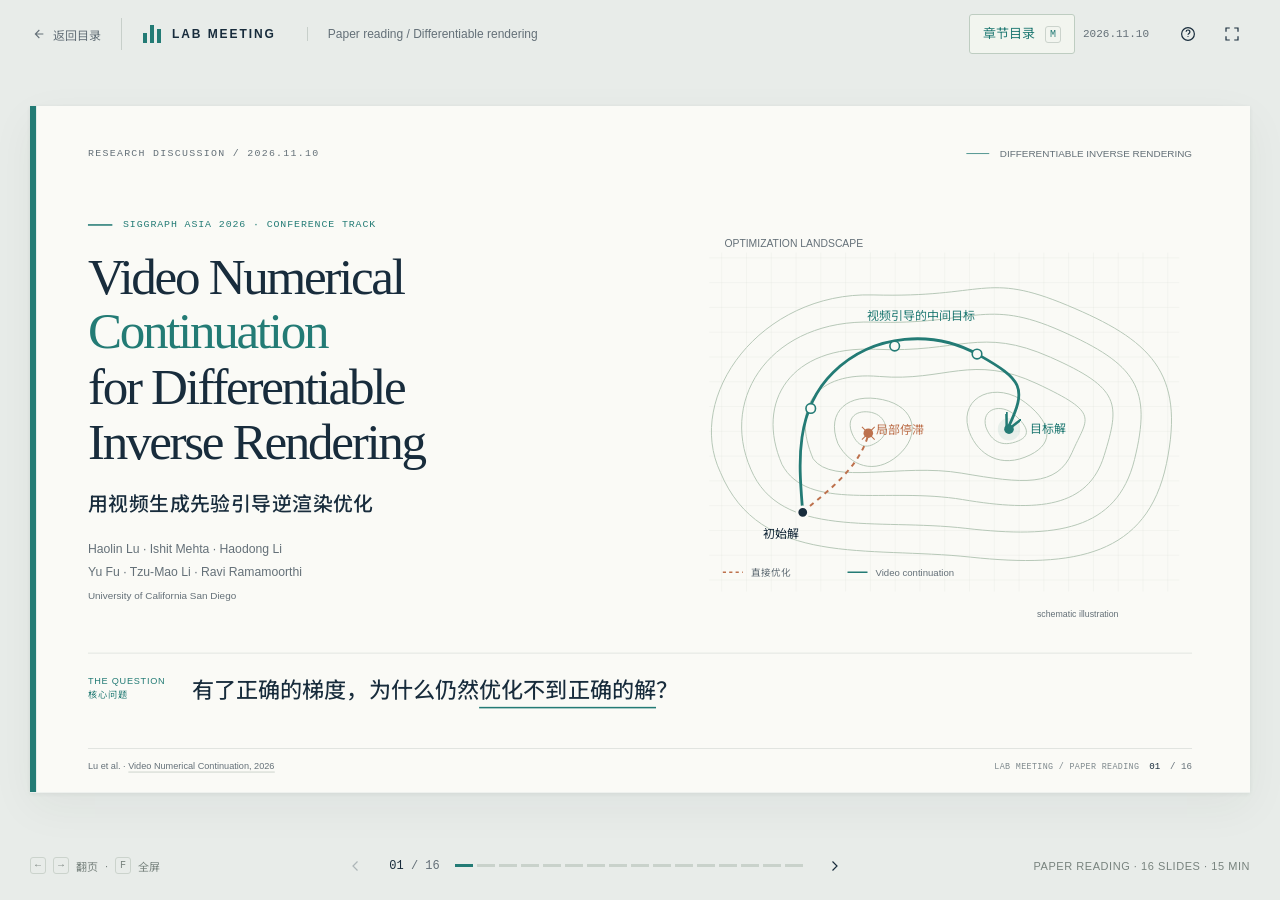
<file: 2026_11_10_Video_Numerical_Continuation/index.html>
<!doctype html>
<html lang="zh-Hans-CN">
<head>
  <meta charset="utf-8">
  <meta name="viewport" content="width=device-width, initial-scale=1">
  <meta name="description" content="论文组会分享：Video Numerical Continuation for Differentiable Inverse Rendering。15 分钟论文报告，重点讲解方法、代表性实验与局限。">
  <meta name="color-scheme" content="light">
  <title>Video Numerical Continuation · 论文组会 · 2026.11.10</title>
  <link rel="icon" href="data:image/svg+xml,%3Csvg xmlns='http://www.w3.org/2000/svg' viewBox='0 0 40 40'%3E%3Crect width='40' height='40' rx='8' fill='%23237b75'/%3E%3Cpath d='M11 29V17m9 12V10m9 19V14' stroke='%23fafaf6' stroke-width='4'/%3E%3C/svg%3E">
  <link rel="stylesheet" href="../shared/presentation.css">
  <link rel="stylesheet" href="deck.css">
  <script src="../shared/presentation.js" defer></script>
  <script src="deck.js" defer></script>
</head>
<body>
  <div class="presentation-shell">
    <header class="app-bar">
      <div class="app-brand"><a class="app-back-link" href="../index.html" aria-label="返回网站首页目录"><svg viewBox="0 0 24 24" aria-hidden="true"><path d="M14 6l-6 6 6 6M8 12h12"/></svg><span>返回目录</span></a><span class="brand-glyph" aria-hidden="true"><i></i><i></i><i></i></span><span class="app-name">LAB MEETING</span><span class="app-subtitle">Paper reading / Differentiable rendering</span></div>
      <div class="app-actions">
        <button type="button" class="text-button" data-open-outline title="章节目录 (M)">章节目录 <kbd>M</kbd></button><span class="app-date">2026.11.10</span>
        <button type="button" class="icon-button" data-help title="快捷键 (?)" aria-label="查看快捷键"><svg viewBox="0 0 24 24" aria-hidden="true"><circle cx="12" cy="12" r="8.5"/><path d="M9.5 9a2.5 2.5 0 0 1 5 .3c0 1.8-2.5 2-2.5 3.7m0 2v1"/></svg></button>
        <button type="button" class="icon-button" data-fullscreen aria-pressed="false" title="全屏展示 (F)" aria-label="切换全屏展示"><svg viewBox="0 0 24 24" aria-hidden="true"><path d="M9 4H4v5m11-5h5v5M4 15v5h5m11-5v5h-5"/></svg></button>
      </div>
    </header>
    <main class="stage-viewport" aria-label="论文演示稿">
      <div class="stage-frame">
        <div class="deck" data-deck>

          <section class="slide cover" data-title="论文与核心问题" data-chapter="01 / Motivation">
            <header class="slide-header"><span class="eyebrow">Research discussion / 2026.11.10</span><span class="slide-header-right"><span class="tiny-rule"></span><span>DIFFERENTIABLE INVERSE RENDERING</span></span></header>
            <div class="cover-main">
              <div>
                <div class="paper-category">SIGGRAPH ASIA 2026 · CONFERENCE TRACK</div>
                <h1 class="paper-title">Video Numerical<br><em>Continuation</em><br>for Differentiable<br>Inverse Rendering</h1>
                <p class="cover-subtitle">用视频生成先验引导逆渲染优化</p>
                <p class="cover-authors">Haolin Lu · Ishit Mehta · Haodong Li<br>Yu Fu · Tzu-Mao Li · Ravi Ramamoorthi</p>
                <p class="cover-affiliation">University of California San Diego</p>
              </div>
              <figure class="cover-figure">
                <svg viewBox="0 0 620 490" role="img" aria-labelledby="cover-figure-title cover-figure-desc">
                  <title id="cover-figure-title">从初始解到目标解的优化路径示意</title>
                  <desc id="cover-figure-desc">等高线代表示意性损失地形。直接优化停在局部区域；视频引导的中间目标形成另一条通往目标的路径。</desc>
                  <defs>
                    <pattern id="cover-grid" width="31" height="31" patternUnits="userSpaceOnUse"><path d="M31 0H0V31" fill="none" stroke="#dfe5dd" stroke-width=".7"/></pattern>
                    <marker id="cover-arrow" viewBox="0 0 10 10" refX="8" refY="5" markerWidth="6" markerHeight="6" orient="auto"><path d="M0 0L10 5L0 10" fill="none" stroke="#237b75" stroke-width="1.5"/></marker>
                  </defs>
                  <rect x="16" y="25" width="588" height="424" fill="url(#cover-grid)"/>
                  <g fill="none" stroke="#b4c6b5" stroke-width="1.2">
                    <path d="M30 300C-15 205 80 74 221 78S361 48 464 91 612 174 588 289 473 420 343 406 80 419 30 300Z"/>
                    <path d="M68 296C28 204 96 108 221 112S361 81 456 123 570 195 548 284 449 383 337 370 105 384 68 296Z"/>
                    <path d="M107 290C73 211 118 141 224 146S355 117 443 156 530 214 510 279 428 350 333 334 139 350 107 290Z"/>
                    <path d="M146 283C119 220 147 173 229 180S345 151 426 189 489 231 470 275 408 314 332 301 170 317 146 283Z"/>
                    <path d="M177 264C161 223 191 200 233 209S281 254 252 279 192 292 177 264Z"/>
                    <path d="M195 252C186 231 201 221 219 225S243 249 229 260 203 270 195 252Z"/>
                    <path d="M340 245C329 204 376 185 412 213S447 267 411 281 348 273 340 245Z"/>
                    <path d="M362 243C356 220 381 213 398 228S420 255 399 262 367 257 362 243Z"/>
                  </g>
                  <g class="svg-text" font-size="13" fill="#647078"><text x="35" y="18">OPTIMIZATION LANDSCAPE</text><text x="426" y="481" font-size="11">schematic illustration</text></g>
                  <path d="M133 350C155 330 201 299 214 256" stroke="#bd714d" stroke-width="2.5" stroke-dasharray="6 6" fill="none"/>
                  <path d="M133 350C129 297 120 225 171 175S298 122 353 153 414 194 390 244" stroke="#237b75" stroke-width="3.5" fill="none" marker-end="url(#cover-arrow)"/>
                  <g fill="#fafaf6" stroke="#237b75" stroke-width="2"><circle cx="143" cy="220" r="6"/><circle cx="248" cy="142" r="6"/><circle cx="351" cy="152" r="6"/></g>
                  <circle cx="133" cy="350" r="7" fill="#182c3c" stroke="#fafaf6" stroke-width="3"/>
                  <circle cx="215" cy="251" r="6" fill="#bd714d"/><path d="M207 243L223 259M223 243L207 259" stroke="#bd714d" stroke-width="1.3"/>
                  <circle cx="391" cy="246" r="14" fill="#237b7516"/><circle cx="391" cy="246" r="6" fill="#237b75"/>
                  <g class="svg-text" font-size="15"><text x="83" y="382" fill="#182c3c">初始解</text><text x="225" y="252" fill="#bd714d">局部停滞</text><text x="417" y="251" fill="#237b75">目标解</text><text x="214" y="109" fill="#237b75">视频引导的中间目标</text></g>
                  <g transform="translate(33 425)" class="svg-text" font-size="12"><path d="M0 0h25" stroke="#bd714d" stroke-width="2" stroke-dasharray="4 4"/><text x="35" y="4" fill="#647078">直接优化</text><path d="M156 0h25" stroke="#237b75" stroke-width="2"/><text x="191" y="4" fill="#647078">Video continuation</text></g>
                </svg>
              </figure>
            </div>
            <div class="cover-question"><div class="question-index">THE QUESTION<br>核心问题</div><p>有了正确的梯度，为什么仍然<span class="question-emphasis">优化不到正确的解</span>？</p></div>
            <footer class="slide-footer"><span>Lu et al. · <a href="https://ishit.github.io/vnc/index.html" target="_blank" rel="noopener noreferrer">Video Numerical Continuation, 2026</a></span><span class="footer-page"><span class="footer-short">LAB MEETING / PAPER READING</span><strong>01</strong><span>/ 16</span></span></footer>
          </section>

          <section class="slide" data-title="可微为什么仍会优化失败" data-chapter="01 / Motivation" hidden>
            <header class="slide-header"><span class="eyebrow section-marker">01 / Motivation</span><span class="slide-header-right"><span class="tiny-rule"></span><span>THE OPTIMIZATION BOTTLENECK</span></span></header>
            <h2 class="slide-title">可微，为什么仍然会优化失败？</h2>
            <p class="slide-subtitle">梯度描述当前位置的局部变化；找到目标解，还取决于整个损失地形。</p>
            <div class="problem-layout">
              <div class="argument-column">
                <div class="argument-number">EXAMPLE / 单轴旋转</div>
                <h3>只调整房子的朝向，<br>也可能陷入局部最优。</h3>
                <p>房子的初始朝向与目标朝向具有部分视觉相似性。走向正确朝向，可能需要先经过误差更大的区域。</p>
                <div class="argument-divider"></div>
                <div class="derivative-equation">θ ← θ − η <span class="accent">∂L / ∂θ</span></div>
                <p class="equation-caption">nvdiffrast 提供渲染梯度，优化器沿局部下降方向更新 θ。</p>
              </div>
              <div class="plot-panel">
                <div class="plot-heading"><span>LOSS LANDSCAPE</span><div class="mode-switch" role="group" aria-label="切换优化方式"><button type="button" data-plot-mode="direct" aria-pressed="true">直接优化</button><button type="button" data-plot-mode="guided" aria-pressed="false">视频引导</button></div></div>
                <svg class="landscape-plot" viewBox="0 0 790 350" role="img" aria-labelledby="loss-figure-title loss-figure-desc">
                  <title id="loss-figure-title">局部最小值与逐步变化的目标</title><desc id="loss-figure-desc">示意曲线存在局部最小值和更低的目标最小值。直接梯度下降停在局部最小值；切换视频引导可以查看一系列移动的示意目标函数。</desc>
                  <defs><marker id="plot-arrow" viewBox="0 0 10 10" refX="8" refY="5" markerWidth="5" markerHeight="5" orient="auto"><path d="M0 0L10 5L0 10" fill="none" stroke="#bd714d" stroke-width="1.8"/></marker></defs>
                  <g stroke="#d6dfd3" stroke-width="1"><path d="M55 72H750M55 142H750M55 212H750" stroke-dasharray="3 6"/><path d="M55 35V285H750" fill="none" stroke="#a5b3a6"/></g>
                  <g class="svg-text" fill="#647078" font-size="13"><text x="11" y="36">L(θ)</text><text x="714" y="322">朝向 θ</text><text x="172" y="311">局部最优</text><text x="588" y="311">目标解</text></g>
                  <path d="M70 85C115 114 150 230 212 224S282 103 362 102 479 272 614 267 713 210 744 182" stroke="#233e4b" stroke-width="3" fill="none"/>
                  <path d="M212 224V285M614 267V285" stroke="#aab8ab" stroke-dasharray="4 5" fill="none"/>
                  <circle cx="614" cy="267" r="7" fill="#237b75" stroke="#f0f3ee" stroke-width="3"/>
                  <g data-plot-layer="direct">
                    <path d="M116 127C137 162 159 197 194 216" stroke="#bd714d" stroke-width="2.5" fill="none" marker-end="url(#plot-arrow)"/>
                    <circle cx="116" cy="127" r="6" fill="#182c3c"/><circle cx="212" cy="224" r="7" fill="#bd714d"/>
                    <g class="svg-text" font-size="14"><text x="82" y="109" fill="#182c3c">初始状态</text><text x="228" y="248" fill="#bd714d">梯度下降停在这里</text><text x="348" y="75" fill="#647078">损失势垒</text></g>
                  </g>
                  <g data-plot-layer="guided" hidden>
                    <path d="M83 71Q212 375 341 71" stroke="#8faf9e" stroke-width="1.7" fill="none" opacity=".7"/>
                    <path d="M228 78Q357 387 486 78" stroke="#73a38c" stroke-width="1.7" fill="none" opacity=".7"/>
                    <path d="M372 92Q501 409 630 92" stroke="#4c957b" stroke-width="1.7" fill="none" opacity=".8"/>
                    <path d="M485 105Q614 429 743 105" stroke="#237b75" stroke-width="1.8" fill="none"/>
                    <path d="M212 224L357 233L501 251L614 267" stroke="#237b75" stroke-width="2.4" stroke-dasharray="5 5" fill="none"/>
                    <g fill="#fafaf6" stroke="#237b75" stroke-width="2"><circle cx="212" cy="224" r="6"/><circle cx="357" cy="233" r="6"/><circle cx="501" cy="251" r="6"/></g>
                    <g class="svg-text" font-size="14" fill="#237b75"><text x="168" y="55">L₁</text><text x="335" y="63">L₂</text><text x="479" y="78">L₃</text><text x="630" y="94">L<tspan baseline-shift="sub" font-size="10">target</tspan></text><text x="248" y="177">跟随逐步变化的中间目标</text></g>
                  </g>
                </svg>
                <p class="plot-caption" data-plot-caption aria-live="polite"><strong>直接优化：</strong>始终匹配最终目标图，当前梯度可能把参数带到错误的局部最小值。</p>
              </div>
            </div>
            <div class="takeaway-strip"><span class="takeaway-label">KEY INSIGHT</span><p>可微渲染解决“如何求梯度”；本文关注“如何让优化沿着更好的路径前进”。</p></div>
            <footer class="slide-footer"><span>局部最优与目标演化 · <a href="https://ishit.github.io/vnc/index.html" target="_blank" rel="noopener noreferrer">Source</a></span><span class="footer-page"><span class="footer-short">MOTIVATION</span><strong>02</strong><span>/ 16</span></span></footer>
          </section>

          <section class="slide" data-title="用视频构造逐步变化的优化目标" data-chapter="02 / Method" hidden>
            <header class="slide-header"><span class="eyebrow section-marker">02 / Core idea</span><span class="slide-header-right"><span class="tiny-rule"></span><span>VIDEO NUMERICAL CONTINUATION</span></span></header>
            <h2 class="slide-title">先生成一条图像路径，再沿途优化三维参数。</h2>
            <p class="slide-subtitle">用初始渲染与目标图像生成过渡视频，将中间帧依次作为优化目标。</p>
            <div class="method-layout">
              <div class="method-workspace">
                <figure class="paper-sequence">
                  <a class="sequence-crop" href="assets/figure-2-rotation.png" data-figure-open aria-label="放大查看论文中的完整房子旋转实验图" target="_blank" rel="noopener">
                    <img src="assets/figure-2-rotation.png" width="2172" height="606" alt="论文 Fig.2 中生成视频的 Frame 1 至 Frame 6，房子朝向逐渐转向目标姿态">
                  </a>
                  <figcaption><span>Fig. 2 · 视频引导帧</span><a href="assets/figure-2-rotation.png" data-figure-open target="_blank" rel="noopener">查看完整原图 ↗</a></figcaption>
                </figure>
                <div class="optimization-loop">
                  <div class="loop-heading"><span class="eyebrow">For each stage k</span><span>逐阶段求解三维参数 θ</span></div>
                  <div class="loop-flow"><div class="loop-item"><b class="serif">θ</b><small>当前场景参数</small></div><span class="loop-arrow">→</span><div class="loop-item"><b>可微渲染</b><small>例如 nvdiffrast</small></div><span class="loop-arrow">→</span><div class="loop-item"><b class="serif">I(θ)</b><small>当前渲染结果</small></div><span class="loop-arrow">→</span><div class="loop-item"><b class="serif">L<span class="math-sub">k</span></b><small>与第 k 帧比较</small></div></div>
                  <div class="loop-back">反向传播 ∂Lₖ / ∂θ，更新参数，再进入下一阶段</div>
                </div>
              </div>
              <aside class="method-sidebar">
                <div class="eyebrow">What changes?</div><h3>改变的是<br><span class="accent">优化目标的演化方式</span></h3>
                <div class="objective-block"><div class="objective-label">直接匹配最终图像</div><div class="formula">L(θ) = ‖I(θ) − I*‖²</div></div>
                <div class="objective-block is-ours"><div class="objective-label">逐阶段匹配引导帧</div><div class="formula">L<span class="math-sub">k</span>(θ) = ‖I(θ) − I<span class="math-sub">k</span>‖²</div></div>
                <p>中间目标逐渐变化，尝试让当前解沿着一条可跟随的路径走向最终目标。</p>
                <p class="static-note">θ 可以是位姿、几何、材质或光照参数；具体随实验而定。</p>
              </aside>
            </div>
            <div class="takeaway-strip method-takeaway"><span class="takeaway-label">DISCUSSION</span><p>生成的中间帧未必严格符合三维物理，为什么仍可能提供有效的优化引导？</p></div>
            <footer class="slide-footer"><span>Fig. 2 · 房子旋转优化 · <a href="https://ishit.github.io/vnc/index.html" target="_blank" rel="noopener noreferrer">项目页</a> / <a href="https://github.com/SuikaSibyl/vnc" target="_blank" rel="noopener noreferrer">作者代码</a></span><span class="footer-page"><span class="footer-short">CORE IDEA</span><strong>03</strong><span>/ 16</span></span></footer>
          </section>

          <section class="slide full-slide  " data-title="可微渲染在哪里？优化的到底是什么？" data-chapter="02 / Method" hidden>
            <header class="slide-header"><span class="eyebrow section-marker">02 / Method</span><span class="slide-header-right"><span class="tiny-rule"></span><span>DIFFERENTIABLE OPTIMIZATION</span></span></header>
            <h2 class="slide-title">可微渲染在哪里？优化的到底是什么？</h2><p class="slide-subtitle">视频提供图像目标；可微渲染器把误差反传到场景参数 θ。</p>
            <div class="content"><div class="gradient-chain"><div><span class="step-label">LEARNABLE</span><b>场景参数 θ</b><small>位姿 / 几何 / 材质 / 光照</small></div><span>→</span><div><span class="step-label">RENDER</span><b>I(θ) = R(θ)</b><small>Nvdiffrast / Mitsuba 3</small></div><span>→</span><div><span class="step-label">REFERENCE</span><b>L(I(θ), Fₖ)</b><small>匹配当前视频参考帧</small></div></div><div class="gradient-return">∂L/∂θ = (∂L/∂I) · (∂I/∂θ)　 →　 Adam / Large Steps 更新 θ</div><table class="academic-table "><thead><tr><th>场景参数</th><th>具体优化量</th><th>论文中的代表案例</th></tr></thead><tbody><tr><td>位姿</td><td>旋转、平移、关节旋转</td><td>House / Earth / Skeleton</td></tr><tr><td>几何</td><td>网格顶点、曲线形状</td><td>Bob / Dragon / Suzanne</td></tr><tr><td>材质与光照</td><td>粗糙度 α 贴图、点光源位置</td><td>Teapot / GlossyFloor / Shadow</td></tr></tbody></table></div>
            <div class="takeaway-strip"><span class="takeaway-label">TAKEAWAY</span><p>视频生成器提前运行；优化的仍是三维场景参数，而不是生成模型的权重。</p></div>
            <footer class="slide-footer"><span>§3–4 · Supplement Tables 1–2</span><span class="footer-page"><span class="footer-short">VIDEO NUMERICAL CONTINUATION</span><strong>04</strong><span>/ 16</span></span></footer>
          </section>

          <section class="slide full-slide  " data-title="方法：把一个难目标，变成一串邻近目标" data-chapter="02 / Method" hidden>
            <header class="slide-header"><span class="eyebrow section-marker">02 / Method</span><span class="slide-header-right"><span class="tiny-rule"></span><span>NUMERICAL CONTINUATION</span></span></header>
            <h2 class="slide-title">方法：把一个难目标，变成一串邻近目标</h2><p class="slide-subtitle">Numerical continuation：逐步改变问题，并用当前解继续求解下一阶段。</p>
            <div class="content split algorithm-layout"><div><div class="equation-box"><b>L<sub>VNC</sub>(θ, λ) = L(I(θ), I★(λ))</b><p>I★(0)=Iinit；中间匹配视频帧；I★(1)=Iref</p></div><div class="schedule-card"><div class="schedule-heading"><b>λ(t) = min(t / (γT), 1)</b><output data-schedule-value>迭代 120 / 300</output></div><svg viewBox="0 0 800 180" class="schedule-svg" aria-label="优化前 γ 阶段 λ 线性增长，此后固定为 1"><path d="M60 25V140H755" fill="none" stroke="#9baaa2"/><path d="M60 140L655 35H755" fill="none" stroke="#237b75" stroke-width="4"/><path d="M655 35V140" stroke="#b8c6bb" stroke-dasharray="5 5"/><g font-size="16" fill="#647078"><text x="24" y="33">λ</text><text x="45" y="163">0</text><text x="627" y="165">γT</text><text x="745" y="165">T</text><text x="153" y="55">视频引导</text><text x="668" y="20">目标精修</text></g><circle data-schedule-dot cx="324" cy="93" r="8" fill="#bd714d"/></svg><input data-schedule type="range" min="0" max="300" value="120" aria-label="调整优化迭代"><p data-schedule-caption>λ = 0.44 · 匹配视频中间帧</p></div></div><aside class="reading-panel"><div class="reading-point"><h3>① 生成参考路径</h3><p>G(Iinit, Iref, Tprompt) → {F₀, …, Fₙ}；主实验使用 Kling 3.0 Omni。</p></div><div class="reading-point"><h3>② 逐步跟随</h3><p>前 γT 次迭代均匀推进视频帧，每步渲染、算损失、反传。</p></div><div class="reading-point"><h3>③ 最终目标精修</h3><p>剩余迭代固定真实参考图，减弱中间帧误差的影响。</p></div><button type="button" class="text-button" data-open-demo="house">看作者 House 视频对比 ↗</button></aside></div>
            <div class="takeaway-strip"><span class="takeaway-label">TAKEAWAY</span><p>好的中间帧让极小值逐步移动；每阶段只需跟随，不必重新进行大范围搜索。</p></div>
            <footer class="slide-footer"><span>§3 · Eqs. (3)–(6) · Supplement Listing 1</span><span class="footer-page"><span class="footer-short">VIDEO NUMERICAL CONTINUATION</span><strong>05</strong><span>/ 16</span></span></footer>
          </section>

          <section class="slide full-slide baseline-intro" data-title="两种已有方法：PRDPT 与 RGBXY" data-chapter="02 / Method" hidden>
            <header class="slide-header"><span class="eyebrow section-marker">02 / Method</span><span class="slide-header-right"><span class="tiny-rule"></span><span>RELATED METHODS</span></span></header>
            <h2 class="slide-title">两种已有方法：PRDPT 与 RGBXY</h2>
            <p class="slide-subtitle">PRDPT 汇总参数邻域的信息；RGBXY 同时利用颜色与投影位置建立匹配。</p>
            <div class="content baseline-columns">
              <article class="baseline-card">
                <header><h3>PRDPT</h3><span>参数空间平滑 · CVPR 2023</span></header>
                <svg class="baseline-schematic" viewBox="0 0 610 110" role="img" aria-label="以当前参数 θ 为中心，对周围多个扰动参数进行采样"><path d="M35 68H575" stroke="#a7b5aa"/><path d="M82 63C163 63 205 20 305 20S447 63 528 63" fill="none" stroke="#91b6a6" stroke-width="2" stroke-dasharray="5 5"/><g fill="#237b75"><circle cx="113" cy="68" r="5" opacity=".35"/><circle cx="202" cy="68" r="6" opacity=".65"/><circle cx="268" cy="68" r="6" opacity=".85"/><circle cx="346" cy="68" r="6" opacity=".85"/><circle cx="420" cy="68" r="6" opacity=".65"/><circle cx="499" cy="68" r="5" opacity=".35"/></g><path d="M305 56V80" stroke="#182c3c" stroke-width="2"/><g fill="#647078" font-size="17"><text x="59" y="100">θ + ε₁</text><text x="299" y="100" fill="#182c3c">θ</text><text x="480" y="100">θ + εₙ</text></g></svg>
                <div class="baseline-core">邻域采样 → 估计平滑后的更新方向</div>
                <p>在当前 θ 附近扰动参数，汇总邻域信息，缓解零梯度平台；参考图固定。</p>
                <div class="baseline-focus"><b>σ 大 → σ 小</b><span>先看更宽的邻域，再逐渐恢复细节。<br>所以损失截面会随着 σ 改变。</span></div>
                <small>需要权衡平滑尺度、样本数量与计算成本。</small>
              </article>
              <article class="baseline-card">
                <header><h3>RGBXY</h3><span>颜色 + 屏幕位置 · SIGGRAPH Asia 2022</span></header>
                <svg class="baseline-schematic" viewBox="0 0 610 110" role="img" aria-label="根据颜色与位置，在渲染图和目标图的点之间建立匹配"><rect x="50" y="8" width="200" height="70" fill="#eaf0e9" stroke="#cad7cc"/><rect x="360" y="8" width="200" height="70" fill="#eaf0e9" stroke="#cad7cc"/><g fill="none" stroke-width="1.6" opacity=".65"><path d="M109 28L458 34" stroke="#bd714d"/><path d="M150 60L496 56" stroke="#237b75"/><path d="M205 35L410 63" stroke="#5b8193"/></g><g fill="#bd714d"><circle cx="109" cy="28" r="6"/><circle cx="458" cy="34" r="6"/></g><g fill="#237b75"><circle cx="150" cy="60" r="6"/><circle cx="496" cy="56" r="6"/></g><g fill="#5b8193"><circle cx="205" cy="35" r="6"/><circle cx="410" cy="63" r="6"/></g><g fill="#647078" font-size="17"><text x="117" y="103">渲染图</text><text x="425" y="103">目标图</text></g></svg>
                <div class="baseline-core baseline-formula">zᵢ(θ) = [Rᵢ, Gᵢ, Bᵢ, xᵢ, yᵢ]</div>
                <p>计算表面点 RGBXY 对 θ 的导数，用最优传输匹配两图。</p>
                <div class="baseline-focus"><b>颜色相似，也要知道往哪里移动</b><span>让相隔较远、没有重叠的区域，也能提供位置更新信号。</span></div>
                <small>长程平移有效；大旋转、对称或遮挡仍可能导致错误对应。</small>
              </article>
            </div>
            <div class="takeaway-strip"><span class="takeaway-label">CONNECTION</span><p>PRDPT 改善邻域梯度，RGBXY 改善匹配；VNC 改变参考图像的演化，可与两者组合。</p></div>
            <footer class="slide-footer"><span><a href="https://mfischer-ucl.github.io/prdpt/" target="_blank" rel="noopener">Fischer &amp; Ritschel, 2023</a> · <a href="https://jkxing.github.io/academic/publication/DROT" target="_blank" rel="noopener">Xing et al., 2022</a> · VNC §2–3</span><span class="footer-page"><span class="footer-short">VIDEO NUMERICAL CONTINUATION</span><strong>06</strong><span>/ 16</span></span></footer>
          </section>

          <section class="slide full-slide  " data-title="位姿实验：平移与大角度旋转，难点并不相同" data-chapter="03 / Experiments" hidden>
            <header class="slide-header"><span class="eyebrow section-marker">03 / Experiments</span><span class="slide-header-right"><span class="tiny-rule"></span><span>POSE ESTIMATION</span></span></header>
            <h2 class="slide-title">位姿实验：平移与大角度旋转，难点并不相同</h2><p class="slide-subtitle">PenguinGirl 缺少重叠；SandCastle 近似对称，存在多个错误朝向。</p>
            <div class="content figure-with-metrics"><figure class="paper-figure "><a href="assets/figure-03-translation-rotation.png" data-figure-open data-figure-title="Fig. 3 · 一维位姿优化" target="_blank" rel="noopener"><img src="assets/figure-03-translation-rotation.png" alt="Fig. 3 · 一维位姿优化" loading="eager"></a><figcaption><span>Fig. 3 · 一维位姿优化 · 作者结果与误差曲线</span><span>点击放大 ↗</span></figcaption></figure><div class="metric-row"><div><span>PenguinGirl · 平移 MAE</span><b>MSE 1.345 <i>→</i> VNC 0.002</b><small>RGBXY 也能成功：0.000</small></div><div><span>SandCastle · 旋转误差</span><b>MSE 179.9° <i>→</i> VNC 0.26°</b><small>RGBXY 171.8°；PRDPT (σ=70) 15.5°</small></div></div></div>
            <div class="takeaway-strip"><span class="takeaway-label">TAKEAWAY</span><p>VNC 的长处是提供可跟随的大范围运动；简单平移也可能由良好的对应关系解决。</p></div>
            <footer class="slide-footer"><span>§4.1 · Fig. 3 · 一维平移与旋转</span><span class="footer-page"><span class="footer-short">VIDEO NUMERICAL CONTINUATION</span><strong>07</strong><span>/ 16</span></span></footer>
          </section>

          <section class="slide full-slide  " data-title="直接看损失地形：VNC 在“移动目标的谷底”前进" data-chapter="03 / Experiments" hidden>
            <header class="slide-header"><span class="eyebrow section-marker">03 / Experiments</span><span class="slide-header-right"><span class="tiny-rule"></span><span>POSE · LOSS LANDSCAPES</span></span></header>
            <h2 class="slide-title">直接看损失地形：VNC 在“移动目标的谷底”前进</h2><p class="slide-subtitle">左组：PenguinGirl 平移；右组：SandCastle 旋转。对应前一页的两个位姿实验。</p>
            <div class="content split landscape-context"><figure class="paper-figure "><div class="landscape-case-labels"><span><b>PenguinGirl</b> · 横向平移</span><span><b>SandCastle</b> · 绕 Y 轴旋转</span></div><a href="assets/figure-05-continuation.png" data-figure-open data-figure-title="Fig. 5 · 目标函数的演化" target="_blank" rel="noopener"><img src="assets/figure-05-continuation.png" alt="Fig. 5 · 目标函数的演化" loading="eager"></a><figcaption><span>横向：参数取值 · 明暗：损失高低 · 下方：选定阶段的损失曲线</span><span>点击放大 ↗</span></figcaption></figure><aside class="reading-panel"><div class="reading-point"><h3>MSE：地形固定</h3><p>两种任务都直接匹配最终图，每行截面相同。横向是参数，黑色表示低损失。</p></div><div class="reading-point"><h3>PRDPT：改变平滑尺度</h3><p>目标图固定，但从上到下 σ 逐渐减小，所以各行损失不同。固定 σ 时，理论截面应相同。</p></div><div class="reading-point"><h3>VNC：低损失通道移动</h3><p>从上到下 λ 由 0 增至 1，参考帧改变，低损失通道移动。绿线是参数跟随的轨迹。</p></div></aside></div>
            <div class="takeaway-strip"><span class="takeaway-label">TAKEAWAY</span><p>MSE 的目标与损失固定；PRDPT 改变平滑尺度 σ；VNC 改变参考帧。</p></div>
            <footer class="slide-footer"><span>§3 · Fig. 5</span><span class="footer-page"><span class="footer-short">VIDEO NUMERICAL CONTINUATION</span><strong>08</strong><span>/ 16</span></span></footer>
          </section>

          <section class="slide full-slide pose-extended" data-title="位姿扩展：6D、多物体、真实照片与全局光照" data-chapter="03 / Experiments" hidden>
            <header class="slide-header"><span class="eyebrow section-marker">03 / Experiments</span><span class="slide-header-right"><span class="tiny-rule"></span><span>POSE · BEYOND ONE PARAMETER</span></span></header>
            <h2 class="slide-title">位姿扩展：6D、多物体、真实照片与全局光照</h2>
            <p class="slide-subtitle">从一个平移或旋转参数，扩展到复杂的位姿变量与观察条件。</p>
            <div class="content pose-case-grid">
              <article class="pose-case">
                <header><h3>6D / 多物体</h3><p>Earth / Furniture</p></header>
                <figure class="paper-figure"><a href="assets/figure-06-rigid.png" data-figure-open data-figure-title="Fig. 6 · 联合位姿与多物体摆放" target="_blank" rel="noopener"><img src="assets/figure-06-rigid.png" alt="Fig. 6 · 联合位姿与多物体摆放"></a><figcaption><span>Fig. 6 · 联合位姿与多物体摆放</span><span>点击放大 ↗</span></figcaption></figure>
                <p class="pose-description">Earth 联合旋转与平移；Furniture 同时调整多个物体的位置与朝向。</p>
                <div class="pose-results"><span>图像 MSE · 固定目标 → VNC</span><b>Earth：0.0245 → 0.0008</b><b>Furniture：0.0181 → 0.0027</b></div>
              </article>
              <article class="pose-case">
                <header><h3>真实照片</h3><p>StanfordORB · Gnome</p></header>
                <figure class="paper-figure"><a href="assets/figure-07-real-gnome.png" data-figure-open data-figure-title="Fig. 7 · 真实照片的 6D 位姿" target="_blank" rel="noopener"><img src="assets/figure-07-real-gnome.png" alt="Fig. 7 · 真实照片的 6D 位姿"></a><figcaption><span>Fig. 7 · 真实照片的 6D 位姿</span><span>点击放大 ↗</span></figcaption></figure>
                <p class="pose-description">使用 NvdiffrecMC，以 RGB 与轮廓共同监督，匹配真实照片中的目标姿态。</p>
                <div class="pose-results"><span>RGB MSE · 固定目标 → VNC</span><b>0.0019 → 0.0008</b><small>轮廓 MSE：0.0188 → 0.0100</small></div>
              </article>
              <article class="pose-case">
                <header><h3>全局光照</h3><p>Reflection · Bunny</p></header>
                <figure class="paper-figure"><a href="assets/figure-08-reflection.png" data-figure-open data-figure-title="Fig. 8 · 从反射恢复位姿" target="_blank" rel="noopener"><img src="assets/figure-08-reflection.png" alt="Fig. 8 · 从反射恢复位姿"></a><figcaption><span>Fig. 8 · 从反射恢复位姿</span><span>点击放大 ↗</span></figcaption></figure>
                <p class="pose-description">只观察光滑表面中的反射，用 Mitsuba 恢复 Bunny 的 yaw 与 xy 位置。</p>
                <div class="pose-results"><span>图像 MSE · 固定目标 → VNC</span><b>0.0025 → 0.0001</b><small>可微路径追踪 + projective sampling</small></div>
              </article>
            </div>
            <div class="takeaway-strip"><span class="takeaway-label">TAKEAWAY</span><p>视频引导可从单参数优化，扩展到多物体、真实图像与间接观察下的位姿恢复。</p></div>
            <footer class="slide-footer"><span>§4.1 · Figs. 6–8</span><span class="footer-page"><span class="footer-short">VIDEO NUMERICAL CONTINUATION</span><strong>09</strong><span>/ 16</span></span></footer>
          </section>

          <section class="slide full-slide  " data-title="材质与光照：像素变化不一定对应简单的参数变化" data-chapter="03 / Experiments" hidden>
            <header class="slide-header"><span class="eyebrow section-marker">03 / Experiments</span><span class="slide-header-right"><span class="tiny-rule"></span><span>MATERIAL & LIGHTING</span></span></header>
            <h2 class="slide-title">材质与光照：像素变化不一定对应简单的参数变化</h2><p class="slide-subtitle">粗糙度影响反射分布；移动灯光会让高光或阴影跨过不重叠区域。</p>
            <div class="content material-layout roughness-detail"><div><figure class="paper-figure "><a href="assets/figure-09-roughness.png" data-figure-open data-figure-title="Fig. 9 · 64 × 64 粗糙度贴图" target="_blank" rel="noopener"><img src="assets/figure-09-roughness.png" alt="Fig. 9 · 64 × 64 粗糙度贴图" loading="eager"></a><figcaption><span>Fig. 9 · 64 × 64 粗糙度贴图</span><span>点击放大 ↗</span></figcaption></figure><div class="roughness-reading">
                  <p class="roughness-key">三个点标记 3 个 5 × 5 观察区域，与下方同色曲线一一对应。</p>
                  <dl class="roughness-legend">
                    <div><dt><i class="sample-dot sample-red" aria-hidden="true"></i>红色</dt><dd>初始到目标区间内亮度单调，MSE 可收敛。</dd></div>
                    <div><dt><span class="sample-pair" aria-hidden="true"><i class="sample-dot sample-green"></i><i class="sample-dot sample-blue"></i></span>绿 / 蓝</dt><dd>中图左侧有局部极小值，MSE 易陷入并产生亮斑。</dd></div>
                  </dl>
                  <p class="roughness-guidance"><b>VNC：</b>允许绿、蓝区域先变亮，再逐渐变暗，帮助越过局部障碍。</p>
                </div></div><div><figure class="paper-figure "><a href="assets/figure-12-lighting.png" data-figure-open data-figure-title="Fig. 12 · 点光源位置：高光 / 阴影" target="_blank" rel="noopener"><img src="assets/figure-12-lighting.png" alt="Fig. 12 · 点光源位置：高光 / 阴影" loading="eager"></a><figcaption><span>Fig. 12 · 点光源位置：高光 / 阴影</span><span>点击放大 ↗</span></figcaption></figure><div class="mini-results"><h3>从图像运动恢复光源位置</h3><p>GlossyFloor：MSE 1.62×10⁻³ → <b>1.91×10⁻⁶</b><br>BunnyShadow：VNC 与 LOIR 都能成功。</p><p class="loir-note"><a href="https://ishit.github.io/loir/" target="_blank" rel="noopener"><b>LOIR（CVPR 2025）</b></a>：比较局部亮度直方图，并结合多尺度匹配，缓解位置错开时的梯度稀疏。</p></div></div></div>
            <div class="takeaway-strip"><span class="takeaway-label">TAKEAWAY</span><p>参考目标可以先远离最终图像的局部外观，帮助参数越过非单调着色的障碍。</p></div>
            <footer class="slide-footer"><span>§4.2 · Figs. 9, 12 · Supplement Table 5</span><span class="footer-page"><span class="footer-short">VIDEO NUMERICAL CONTINUATION</span><strong>10</strong><span>/ 16</span></span></footer>
          </section>

          <section class="slide full-slide  " data-title="几何恢复：视频先给出易跟随的结构演化" data-chapter="03 / Experiments" hidden>
            <header class="slide-header"><span class="eyebrow section-marker">03 / Experiments</span><span class="slide-header-right"><span class="tiny-rule"></span><span>GEOMETRY RECOVERY</span></span></header>
            <h2 class="slide-title">几何恢复：视频先给出易跟随的结构演化</h2><p class="slide-subtitle">Bob 从粗网格逐渐形成孔洞；固定目标容易用错误的表面折叠去拟合阴影。</p>
            <div class="content split "><figure class="paper-figure "><a href="assets/figure-01-bob.png" data-figure-open data-figure-title="Fig. 1 · Bob 几何恢复" target="_blank" rel="noopener"><img src="assets/figure-01-bob.png" alt="Fig. 1 · Bob 几何恢复" loading="eager"></a><figcaption><span>Fig. 1 · Bob 几何恢复 · 相同 9000 次迭代</span><span>点击放大 ↗</span></figcaption></figure><aside class="reading-panel"><div class="reading-point"><h3>路径让结构逐渐形成</h3><p>BobMorph 先伸展、围合，再恢复细节；结合 Large Steps 与重网格化。</p></div><div class="reading-point"><h3>最终 PSNR：25.19 → 36.61</h3><p>优化早期不必立即更像最终图；重要的是进入正确形状的吸引域。</p></div><div class="related-experiments"><span class="step-label">OTHER GEOMETRY RESULTS</span><a href="assets/figure-10-dragon.png" data-figure-open data-figure-title="Fig. 10 · Dragon">Dragon：偏心、无重叠初始化 ↗</a><a href="assets/figure-16-heart.png" data-figure-open data-figure-title="Fig. 16 · Heart">Heart：先 V 形，再围成心形 ↗</a><button type="button" class="text-button" data-open-demo="dragon">看作者 Dragon 视频 ↗</button></div></aside></div>
            <div class="takeaway-strip"><span class="takeaway-label">TAKEAWAY</span><p>提示词提供形变策略，几何参数化与渲染梯度负责把图像路径落实到三维。</p></div>
            <footer class="slide-footer"><span>§4.3 · Figs. 1, 10, 16 · Supplement §2.3</span><span class="footer-page"><span class="footer-short">VIDEO NUMERICAL CONTINUATION</span><strong>11</strong><span>/ 16</span></span></footer>
          </section>

          <section class="slide full-slide  " data-title="更复杂的任务：多视图，以及几何–材质联合优化" data-chapter="03 / Experiments" hidden>
            <header class="slide-header"><span class="eyebrow section-marker">03 / Experiments</span><span class="slide-header-right"><span class="tiny-rule"></span><span>MULTIVIEW & JOINT OPTIMIZATION</span></span></header>
            <h2 class="slide-title">更复杂的任务：多视图，以及几何–材质联合优化</h2><p class="slide-subtitle">相同首尾帧，不同中间路径，会让优化得到不同的三维解释。</p>
            <div class="content split "><figure class="paper-figure "><a href="assets/figure-15-joint.png" data-figure-open data-figure-title="Fig. 15 · JointMorph / MatThenMorph" target="_blank" rel="noopener"><img src="assets/figure-15-joint.png" alt="Fig. 15 · JointMorph / MatThenMorph" loading="eager"></a><figcaption><span>Fig. 15 · JointMorph / MatThenMorph · 最后一行：重打光</span><span>点击放大 ↗</span></figcaption></figure><aside class="reading-panel"><div class="reading-point"><h3>先材质、后形变</h3><p>Video B 减弱几何–粗糙度歧义，重打光后几何改善更明显。参数始终联合优化。</p></div><div class="reading-point"><h3>多视图也可扩展</h3><p>Suzanne 三视图联合形状与平移；短视频引导（γ=0.2）后进行目标精修。</p></div><div class="related-experiments"><a href="assets/figure-13-multiview.png" data-figure-open data-figure-title="Fig. 13 · 三视图 Suzanne">三视图 Suzanne ↗</a><a href="assets/figure-14-shadow-art.png" data-figure-open data-figure-title="Fig. 14 · 两幅阴影约束三维曲线">两幅阴影约束曲线 ↗</a><a href="assets/figure-11-inconsistency.png" data-figure-open data-figure-title="Fig. 11 · 作者构造的多视图不一致示意">多视图不一致示意 ↗</a></div></aside></div>
            <div class="takeaway-strip"><span class="takeaway-label">TAKEAWAY</span><p>路径可以帮助分解歧义，但独立生成的多视图中间帧不保证来自同一三维状态。</p></div>
            <footer class="slide-footer"><span>§4.3 · Figs. 11, 13–15</span><span class="footer-page"><span class="footer-short">VIDEO NUMERICAL CONTINUATION</span><strong>12</strong><span>/ 16</span></span></footer>
          </section>

          <section class="slide full-slide  " data-title="方法的边界：视频路径必须与可优化的场景对得上" data-chapter="04 / Discussion" hidden>
            <header class="slide-header"><span class="eyebrow section-marker">04 / Discussion</span><span class="slide-header-right"><span class="tiny-rule"></span><span>ASSUMPTIONS & FAILURE CASES</span></span></header>
            <h2 class="slide-title">方法的边界：视频路径必须与可优化的场景对得上</h2><p class="slide-subtitle">Earth 的大角度旋转中，模型需要猜出两张输入里都看不到的大洋洲。</p>
            <div class="content failure-layout"><div class="failure-visual"><figure class="paper-figure "><a href="assets/figure-17-earth-failure.png" data-figure-open data-figure-title="Fig. 17 · 未观察内容导致错误旋转" target="_blank" rel="noopener"><img src="assets/figure-17-earth-failure.png" alt="Fig. 17 · 未观察内容导致错误旋转" loading="eager"></a><figcaption><span>Fig. 17 · 未观察内容导致错误旋转</span><span>点击放大 ↗</span></figcaption></figure><p>生成纹理与真实固定纹理不一致，改变旋转无法同时修复这些误差。</p></div><div class="cards "><article class="concept-card"><span class="card-index">01</span><h3>路径可表达？</h3><p>只优化位姿时，视频不能要求变形或换纹理；独立多视图也可能冲突。</p></article><article class="concept-card"><span class="card-index">02</span><h3>图像准确？</h3><p>幻觉、光照漂移与 LDR / HDR 差异，会产生错误的优化信号。</p></article><article class="concept-card"><span class="card-index">03</span><h3>梯度可跟随？</h3><p>即使路径正确，零梯度平台、梯度不稳定或推进过快仍会失败。</p></article></div></div>
            <div class="takeaway-strip"><span class="takeaway-label">TAKEAWAY</span><p>视频提供先验，也会引入错误；最终能否成功取决于路径、图像与梯度三者的配合。</p></div>
            <footer class="slide-footer"><span>§3, §5.1 · Fig. 17</span><span class="footer-page"><span class="footer-short">VIDEO NUMERICAL CONTINUATION</span><strong>13</strong><span>/ 16</span></span></footer>
          </section>

          <section class="slide full-slide  " data-title="组合方法：VNC + PRDPT / RGBXY" data-chapter="04 / Discussion" hidden>
            <header class="slide-header"><span class="eyebrow section-marker">04 / Discussion</span><span class="slide-header-right"><span class="tiny-rule"></span><span>COMPLEMENTARY METHODS</span></span></header>
            <h2 class="slide-title">组合方法：VNC + PRDPT / RGBXY</h2><p class="slide-subtitle">视频负责长程路径；已有方法补足局部平台或不稳定匹配。</p>
            <div class="content dual-figures"><article><figure class="paper-figure "><a href="assets/figure-18-mug.png" data-figure-open data-figure-title="Fig. 18 · Mug：遮挡导致零梯度平台" target="_blank" rel="noopener"><img src="assets/figure-18-mug.png" alt="Fig. 18 · Mug：遮挡导致零梯度平台" loading="eager"></a><figcaption><span>Fig. 18 · Mug：遮挡导致零梯度平台</span><span>点击放大 ↗</span></figcaption></figure><h3>+ PRDPT：在参数邻域中寻找有效信号</h3><p>杯柄未显露时，VNC 也无法获得旋转梯度；采样平滑帮助离开平台。</p></article><article><figure class="paper-figure "><a href="assets/figure-19-skeleton.png" data-figure-open data-figure-title="Fig. 19 · Skeleton：复杂姿态恢复" target="_blank" rel="noopener"><img src="assets/figure-19-skeleton.png" alt="Fig. 19 · Skeleton：复杂姿态恢复" loading="eager"></a><figcaption><span>Fig. 19 · Skeleton：复杂姿态恢复</span><span>点击放大 ↗</span></figcaption></figure><h3>+ RGBXY：稳定邻近姿态的对应关系</h3><p>Jumpkick MSE：VNC 0.0358 → 组合 <b class="accent">0.0069</b><br>组合并非在每个案例、每个指标都最优。</p></article></div>
            <div class="takeaway-strip"><span class="takeaway-label">TAKEAWAY</span><p>更好的目标序列与更好的局部梯度，是两个可以同时使用的工具。</p></div>
            <footer class="slide-footer"><span>§5.1 · Figs. 18–19</span><span class="footer-page"><span class="footer-short">VIDEO NUMERICAL CONTINUATION</span><strong>14</strong><span>/ 16</span></span></footer>
          </section>

          <section class="slide full-slide  " data-title="可靠性与成本：成功率和视频生成时间" data-chapter="04 / Discussion" hidden>
            <header class="slide-header"><span class="eyebrow section-marker">04 / Discussion</span><span class="slide-header-right"><span class="tiny-rule"></span><span>ROBUSTNESS & COST</span></span></header>
            <h2 class="slide-title">可靠性与成本：成功率和视频生成时间</h2><p class="slide-subtitle">重复生成、提示词变化和模型选择，都会影响结果。</p>
            <div class="content"><div class="evidence-top"><div class="success-card"><span class="step-label">SANDCASTLE · ANGLE ERROR ≤ 2°</span><b>8 <small>/ 10</small></b><p>同一提示词，重复生成视频<br>MSE：0/10；PRDPT σ=1：3/10</p><a href="assets/table-01-convergence.png" data-figure-open data-figure-title="Table 1 · 重复实验收敛次数">查看完整 Table 1 ↗</a></div><div><figure class="paper-figure "><a href="assets/table-02-models.png" data-figure-open data-figure-title="Table 2 · 不同视频模型的收敛次数" target="_blank" rel="noopener"><img src="assets/table-02-models.png" alt="Table 2 · 不同视频模型的收敛次数" loading="eager"></a><figcaption><span>Table 2 · 不同视频模型的收敛次数</span><span>点击放大 ↗</span></figcaption></figure><div class="small-facts"><span>Earth 提示词变体：<b>9/10</b></span><span>随机灯光初始化：VNC <b>9/10</b>，MSE 3/10</span></div></div></div><div class="cost-band"><div><span class="step-label">GENERATION COST</span><b>135.81 s</b><small>43 次 API 调用的平均时间</small></div><p>House 优化循环：MSE 0.691 s / VNC 1.016 s。<br>生成等待可能主导总成本，应计入 Tvideo + Toptimization。</p></div><div class="inline-sources">补充实验：<a href="assets/supp-figure-02-frame-budget.png" data-figure-open data-figure-title="Supplement Fig. 2 · 视频帧数消融">帧太少会跟不上</a><a href="assets/supp-figure-01-models.png" data-figure-open data-figure-title="Dragon：不同视频模型对比 · Supplement Fig. 1" data-figure-description="每组上排是生成视频帧，下排是三维优化渲染。固定优化设置，仅替换视频模型；数字为与当时参考帧的 MSE。">Dragon：不同视频模型对比</a><a href="assets/supp-table-04-runtime.png" data-figure-open data-figure-title="Supplement Table 4 · 优化循环耗时">耗时原表</a></div></div>
            <div class="takeaway-strip"><span class="takeaway-label">TAKEAWAY</span><p>评估应同时报告成功率、参数误差和端到端成本；相同视频也可以被多次实验共享。</p></div>
            <footer class="slide-footer"><span>§5.2 · Tables 1–2 · Supplement §4.1, §4.3</span><span class="footer-page"><span class="footer-short">VIDEO NUMERICAL CONTINUATION</span><strong>15</strong><span>/ 16</span></span></footer>
          </section>

          <section class="slide full-slide  " data-title="多采样、多初值，与视频引导分别解决什么？" data-chapter="04 / Discussion" hidden>
            <header class="slide-header"><span class="eyebrow section-marker">04 / Discussion</span><span class="slide-header-right"><span class="tiny-rule"></span><span>SEARCH, PATH & OUR PROJECT</span></span></header>
            <h2 class="slide-title">多采样、多初值，与视频引导分别解决什么？</h2><p class="slide-subtitle">可以，尤其是低维问题；VNC 的新意是用生成先验构造一条求解路径。</p>
            <div class="content"><table class="academic-table "><thead><tr><th>策略</th><th>更适合解决什么</th><th>需要付出的代价</th></tr></thead><tbody><tr><td>枚举 / 多初值</td><td>单角度、少量参数的候选搜索</td><td>维度增大后覆盖成本上升</td></tr><tr><td>邻域采样（PRDPT）</td><td>平台与稀疏梯度，改善局部信号</td><td>需要选择扰动尺度与样本数</td></tr><tr><td>视频路径（VNC）</td><td>大幅运动或形变的目标演化</td><td>生成成本、错误路径与图像不一致</td></tr></tbody></table><div class="discussion-question"><span class="step-label">联系 SHADER / 控制贴图项目</span><h3>先在可控参数上验证，再考虑生成路径。</h3><p>固定几何与相机，先优化光源 / 高光 / 阈值等少量参数，再做贴图精修；以相同总时间比较多初值与 VNC。</p></div></div>
            <div class="takeaway-strip"><span class="takeaway-label">TAKEAWAY</span><p>判断是否值得用，关键是相同预算下是否更稳、更准，而不是单看一次成功的可视化。</p></div>
            <footer class="slide-footer"><span>基于 §3, §5 的组会讨论 · 联系 ShaderNPR 项目</span><span class="footer-page"><span class="footer-short">VIDEO NUMERICAL CONTINUATION</span><strong>16</strong><span>/ 16</span></span></footer>
          </section>
        </div>
      </div>
    </main>
    <nav class="deck-controls" aria-label="幻灯片导航">
      <div class="controls-hint"><kbd>←</kbd><kbd>→</kbd><span>翻页</span><span>·</span><kbd>F</kbd><span>全屏</span></div>
      <div class="pager">
        <button class="icon-button" type="button" data-previous aria-label="上一页" title="上一页 (←)"><svg viewBox="0 0 24 24" aria-hidden="true"><path d="M14 6l-6 6 6 6"/></svg></button>
        <span class="pager-number"><strong data-current-page>01</strong> / <span data-total-pages>16</span></span>
        <div class="progress-tabs" data-progress-tabs aria-label="选择幻灯片"></div>
        <button class="icon-button" type="button" data-next aria-label="下一页" title="下一页 (→)"><svg viewBox="0 0 24 24" aria-hidden="true"><path d="M10 6l6 6-6 6"/></svg></button>
      </div>
      <span class="deck-caption">PAPER READING · 16 SLIDES · 15 MIN</span>
    </nav>
  </div>
  <p class="sr-only" aria-live="polite" data-slide-status></p>
  <dialog class="help-dialog" data-help-dialog aria-labelledby="help-title"><h2 id="help-title">演示快捷键</h2><dl><dt>上一页 / 下一页</dt><dd>← / →</dd><dt>下一页</dt><dd>空格 / Page Down</dd><dt>首页 / 末页</dt><dd>Home / End</dd><dt>全屏展示</dt><dd>F</dd><dt>退出全屏 / 关闭帮助</dt><dd>Esc</dd><dt>章节目录</dt><dd>M</dd><dt>显示帮助</dt><dd>?</dd></dl><button class="dialog-close" type="button" data-close-help>继续阅读</button></dialog>
  <dialog class="outline-dialog" data-outline-dialog aria-labelledby="outline-title"><header><div><span class="eyebrow accent">CONTENTS</span><h2 id="outline-title">章节目录</h2></div><button type="button" class="figure-close" data-close-outline>关闭 ×</button></header><div class="outline-grid" data-outline-grid></div></dialog>
  <dialog class="figure-dialog" data-figure-dialog aria-labelledby="figure-dialog-title">
    <header><span id="figure-dialog-title">论文原图</span><div class="figure-actions"><span>滚轮缩放 · 拖动查看</span><button type="button" class="figure-close" data-figure-reset>适应窗口</button><a data-original-figure target="_blank" rel="noopener">新窗口 ↗</a><button type="button" class="figure-close" data-close-figure aria-label="关闭论文原图">关闭 ×</button></div></header>
    <p class="figure-description" data-figure-description hidden></p>
    <div class="figure-viewport" data-figure-viewport><img src="assets/figure-2-rotation.png" alt="论文原图" draggable="false"></div>
  </dialog>
<dialog class="demo-dialog" data-demo-dialog="house" aria-label="作者 House · 旋转优化 视频对比"><header><h2>作者视频 · House · 旋转优化</h2><button class="figure-close" type="button" data-close-demo>关闭 ×</button></header><div class="video-grid" data-video-group><figure class="video-card"><figcaption><b>生成参考视频</b><small>作者引导序列</small></figcaption><video controls muted loop playsinline preload="metadata" poster="assets/house-init.png" aria-label="生成参考视频"><source src="assets/house-generated.mp4" type="video/mp4"></video></figure><figure class="video-card"><figcaption><b>固定目标 MSE</b><small>作者优化过程</small></figcaption><video controls muted loop playsinline preload="metadata" poster="assets/house-init.png" aria-label="固定目标 MSE"><source src="assets/house-mse.mp4" type="video/mp4"></video></figure><figure class="video-card"><figcaption><b>VNC</b><small>作者优化过程</small></figcaption><video controls muted loop playsinline preload="metadata" poster="assets/house-init.png" aria-label="VNC"><source src="assets/house-vnc.mp4" type="video/mp4"></video></figure></div><div class="video-tools"><button class="text-button" data-play-group>同时播放 / 重播</button><button class="text-button" data-pause-group>暂停</button></div></dialog>
<dialog class="demo-dialog" data-demo-dialog="dragon" aria-label="作者 Dragon · 几何优化 视频对比"><header><h2>作者视频 · Dragon · 几何优化</h2><button class="figure-close" type="button" data-close-demo>关闭 ×</button></header><div class="video-grid" data-video-group><figure class="video-card"><figcaption><b>生成参考视频</b><small>作者引导序列</small></figcaption><video controls muted loop playsinline preload="metadata" poster="assets/dragon-init.png" aria-label="生成参考视频"><source src="assets/dragon-generated.mp4" type="video/mp4"></video></figure><figure class="video-card"><figcaption><b>固定目标 MSE</b><small>作者优化过程</small></figcaption><video controls muted loop playsinline preload="metadata" poster="assets/dragon-init.png" aria-label="固定目标 MSE"><source src="assets/dragon-mse.mp4" type="video/mp4"></video></figure><figure class="video-card"><figcaption><b>VNC</b><small>作者优化过程</small></figcaption><video controls muted loop playsinline preload="metadata" poster="assets/dragon-init.png" aria-label="VNC"><source src="assets/dragon-vnc.mp4" type="video/mp4"></video></figure></div><div class="video-tools"><button class="text-button" data-play-group>同时播放 / 重播</button><button class="text-button" data-pause-group>暂停</button></div></dialog>
  <noscript><p style="position:fixed;bottom:0;background:#fafaf6;padding:12px">请允许浏览器执行本地 JavaScript，以使用翻页。也可以打印此文件查看全部 16 页。</p></noscript>
</body>
</html>
</file>
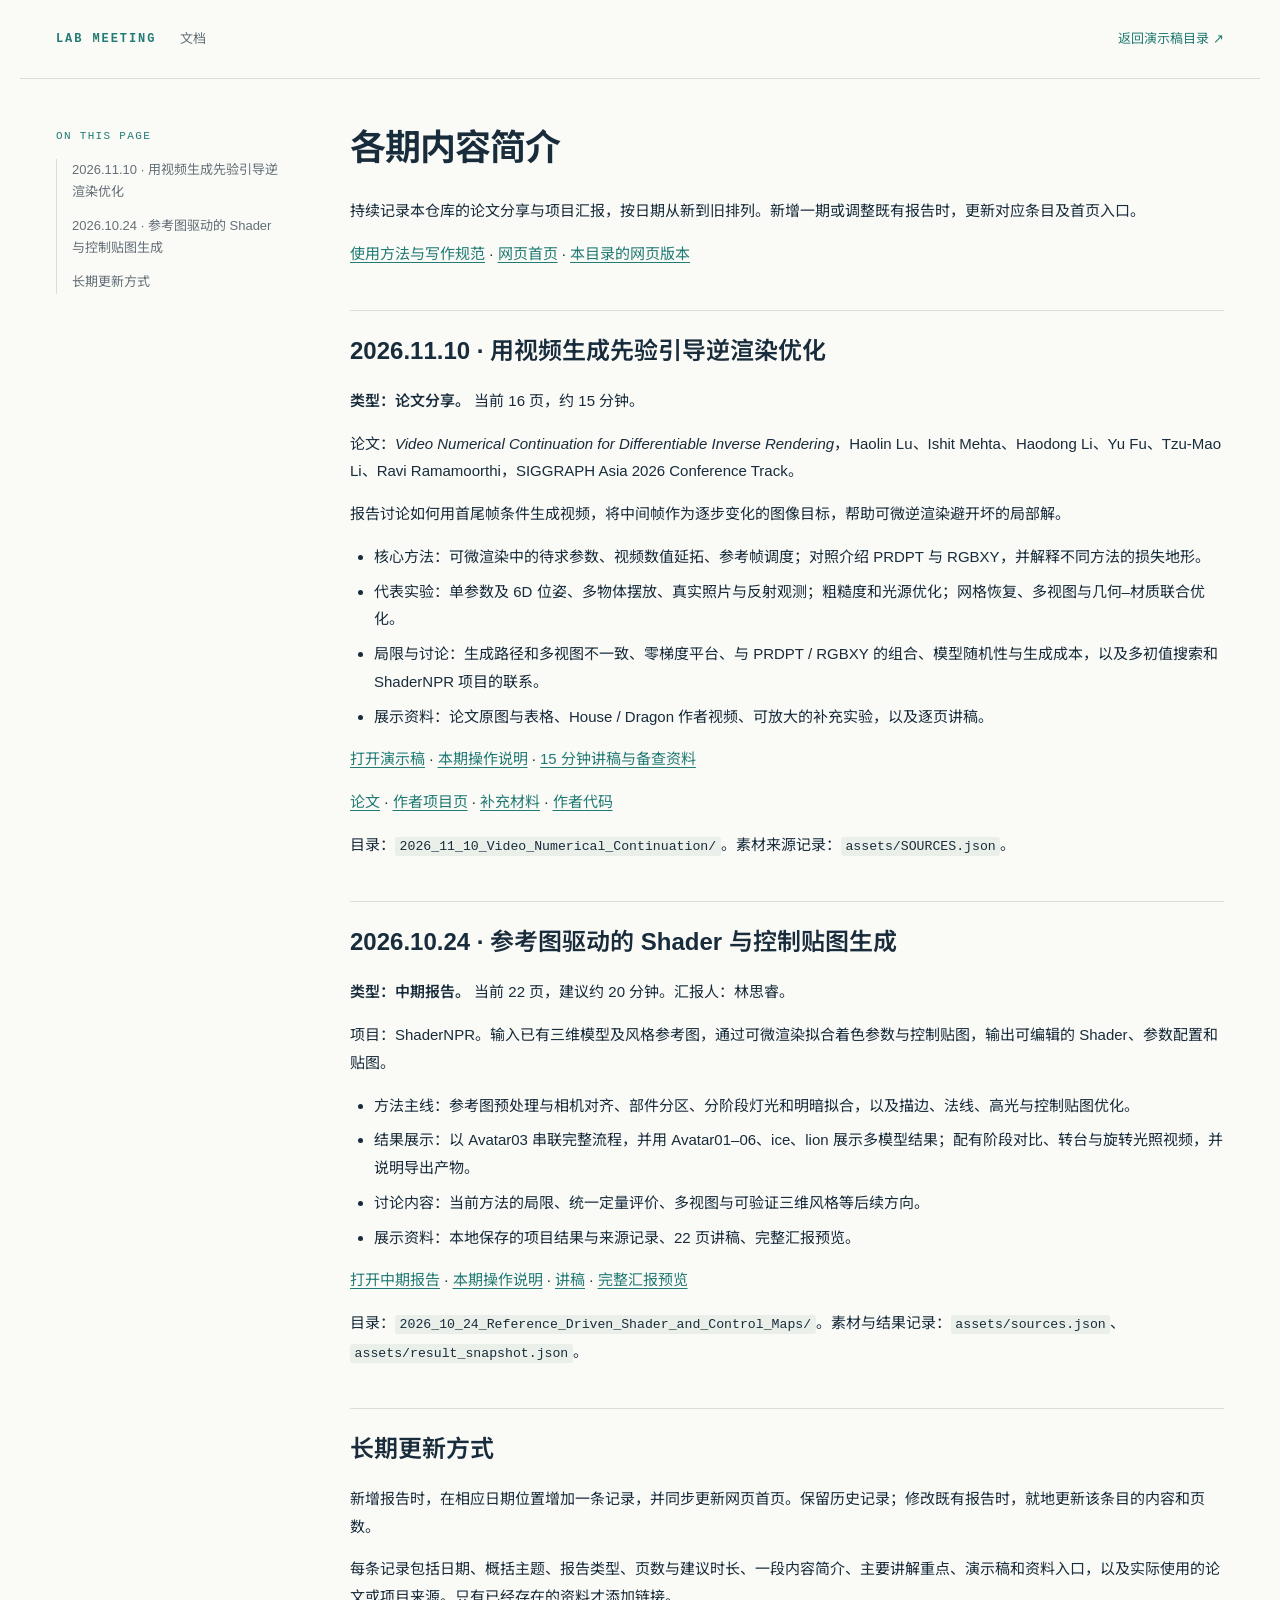
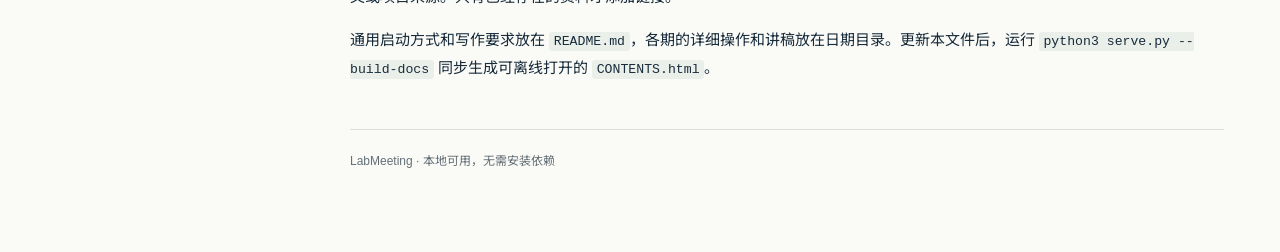
<file: CONTENTS.html>
<!doctype html>
<html lang="zh-Hans-CN">
<head>
  <meta charset="utf-8">
  <meta name="viewport" content="width=device-width, initial-scale=1">
  <title>各期内容简介 · LabMeeting</title>
  <link rel="stylesheet" href="shared/presentation.css">
  <link rel="stylesheet" href="shared/documentation.css">
</head>
<body class="documentation">
  <header class="doc-header"><a href="index.html" class="doc-brand">LAB MEETING</a><span>文档</span><a href="index.html">返回演示稿目录 ↗</a></header>
  <div class="doc-layout">
    <aside class="doc-sidebar"><p>ON THIS PAGE</p><nav aria-label="文档目录"><a href="#section-7">2026.11.10 · 用视频生成先验引导逆渲染优化</a><a href="#section-26">2026.10.24 · 参考图驱动的 Shader 与控制贴图生成</a><a href="#section-41">长期更新方式</a></nav></aside>
    <main class="doc-content"><h1 id="section-1">各期内容简介</h1>
<p>持续记录本仓库的论文分享与项目汇报，按日期从新到旧排列。新增一期或调整既有报告时，更新对应条目及首页入口。</p>
<p><a href="README.html">使用方法与写作规范</a> · <a href="index.html">网页首页</a> · <a href="CONTENTS.html">本目录的网页版本</a></p>
<h2 id="section-7">2026.11.10 · 用视频生成先验引导逆渲染优化</h2>
<p><strong>类型：论文分享。</strong> 当前 16 页，约 15 分钟。</p>
<p>论文：<em>Video Numerical Continuation for Differentiable Inverse Rendering</em>，Haolin Lu、Ishit Mehta、Haodong Li、Yu Fu、Tzu-Mao Li、Ravi Ramamoorthi，SIGGRAPH Asia 2026 Conference Track。</p>
<p>报告讨论如何用首尾帧条件生成视频，将中间帧作为逐步变化的图像目标，帮助可微逆渲染避开坏的局部解。</p>
<ul><li>核心方法：可微渲染中的待求参数、视频数值延拓、参考帧调度；对照介绍 PRDPT 与 RGBXY，并解释不同方法的损失地形。</li><li>代表实验：单参数及 6D 位姿、多物体摆放、真实照片与反射观测；粗糙度和光源优化；网格恢复、多视图与几何–材质联合优化。</li><li>局限与讨论：生成路径和多视图不一致、零梯度平台、与 PRDPT / RGBXY 的组合、模型随机性与生成成本，以及多初值搜索和 ShaderNPR 项目的联系。</li><li>展示资料：论文原图与表格、House / Dragon 作者视频、可放大的补充实验，以及逐页讲稿。</li></ul>
<p><a href="2026_11_10_Video_Numerical_Continuation/index.html">打开演示稿</a> · <a href="2026_11_10_Video_Numerical_Continuation/README.html">本期操作说明</a> · <a href="2026_11_10_Video_Numerical_Continuation/讲稿.html">15 分钟讲稿与备查资料</a></p>
<p><a href="https://ishit.github.io/static/papers/haolin_siga26.pdf" target="_blank" rel="noopener noreferrer">论文</a> · <a href="https://ishit.github.io/vnc/index.html" target="_blank" rel="noopener noreferrer">作者项目页</a> · <a href="https://suikasibyl.github.io/files/vnc/supplementary.pdf" target="_blank" rel="noopener noreferrer">补充材料</a> · <a href="https://github.com/SuikaSibyl/vnc" target="_blank" rel="noopener noreferrer">作者代码</a></p>
<p>目录：<code>2026_11_10_Video_Numerical_Continuation/</code>。素材来源记录：<code>assets/SOURCES.json</code>。</p>
<h2 id="section-26">2026.10.24 · 参考图驱动的 Shader 与控制贴图生成</h2>
<p><strong>类型：中期报告。</strong> 当前 22 页，建议约 20 分钟。汇报人：林思睿。</p>
<p>项目：ShaderNPR。输入已有三维模型及风格参考图，通过可微渲染拟合着色参数与控制贴图，输出可编辑的 Shader、参数配置和贴图。</p>
<ul><li>方法主线：参考图预处理与相机对齐、部件分区、分阶段灯光和明暗拟合，以及描边、法线、高光与控制贴图优化。</li><li>结果展示：以 Avatar03 串联完整流程，并用 Avatar01–06、ice、lion 展示多模型结果；配有阶段对比、转台与旋转光照视频，并说明导出产物。</li><li>讨论内容：当前方法的局限、统一定量评价、多视图与可验证三维风格等后续方向。</li><li>展示资料：本地保存的项目结果与来源记录、22 页讲稿、完整汇报预览。</li></ul>
<p><a href="2026_10_24_Reference_Driven_Shader_and_Control_Maps/index.html">打开中期报告</a> · <a href="2026_10_24_Reference_Driven_Shader_and_Control_Maps/README.html">本期操作说明</a> · <a href="2026_10_24_Reference_Driven_Shader_and_Control_Maps/讲稿.html">讲稿</a> · <a href="2026_10_24_Reference_Driven_Shader_and_Control_Maps/完整汇报预览.jpg">完整汇报预览</a></p>
<p>目录：<code>2026_10_24_Reference_Driven_Shader_and_Control_Maps/</code>。素材与结果记录：<code>assets/sources.json</code>、<code>assets/result_snapshot.json</code>。</p>
<h2 id="section-41">长期更新方式</h2>
<p>新增报告时，在相应日期位置增加一条记录，并同步更新网页首页。保留历史记录；修改既有报告时，就地更新该条目的内容和页数。</p>
<p>每条记录包括日期、概括主题、报告类型、页数与建议时长、一段内容简介、主要讲解重点、演示稿和资料入口，以及实际使用的论文或项目来源。只有已经存在的资料才添加链接。</p>
<p>通用启动方式和写作要求放在 <code>README.md</code>，各期的详细操作和讲稿放在日期目录。更新本文件后，运行 <code>python3 serve.py --build-docs</code> 同步生成可离线打开的 <code>CONTENTS.html</code>。</p><footer class="doc-footer">LabMeeting · 本地可用，无需安装依赖</footer></main>
  </div>
</body>
</html>
</file>
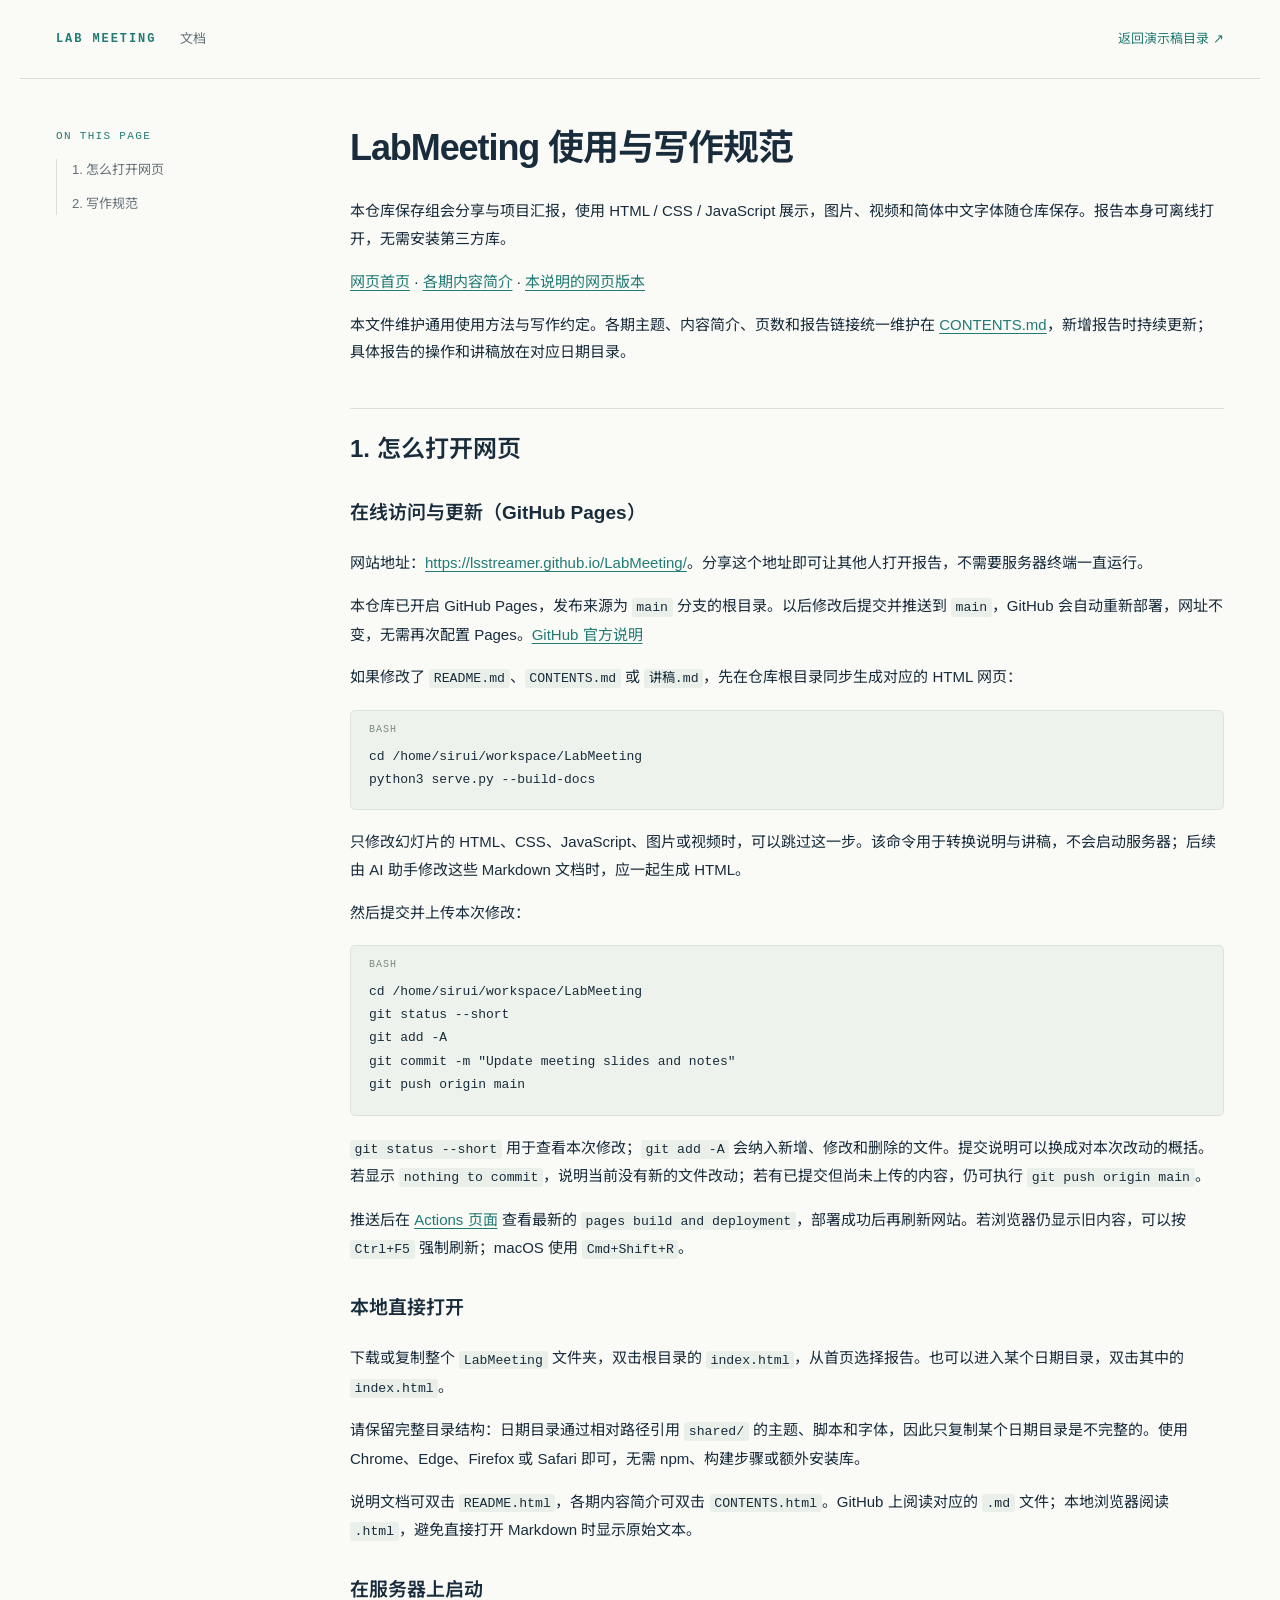
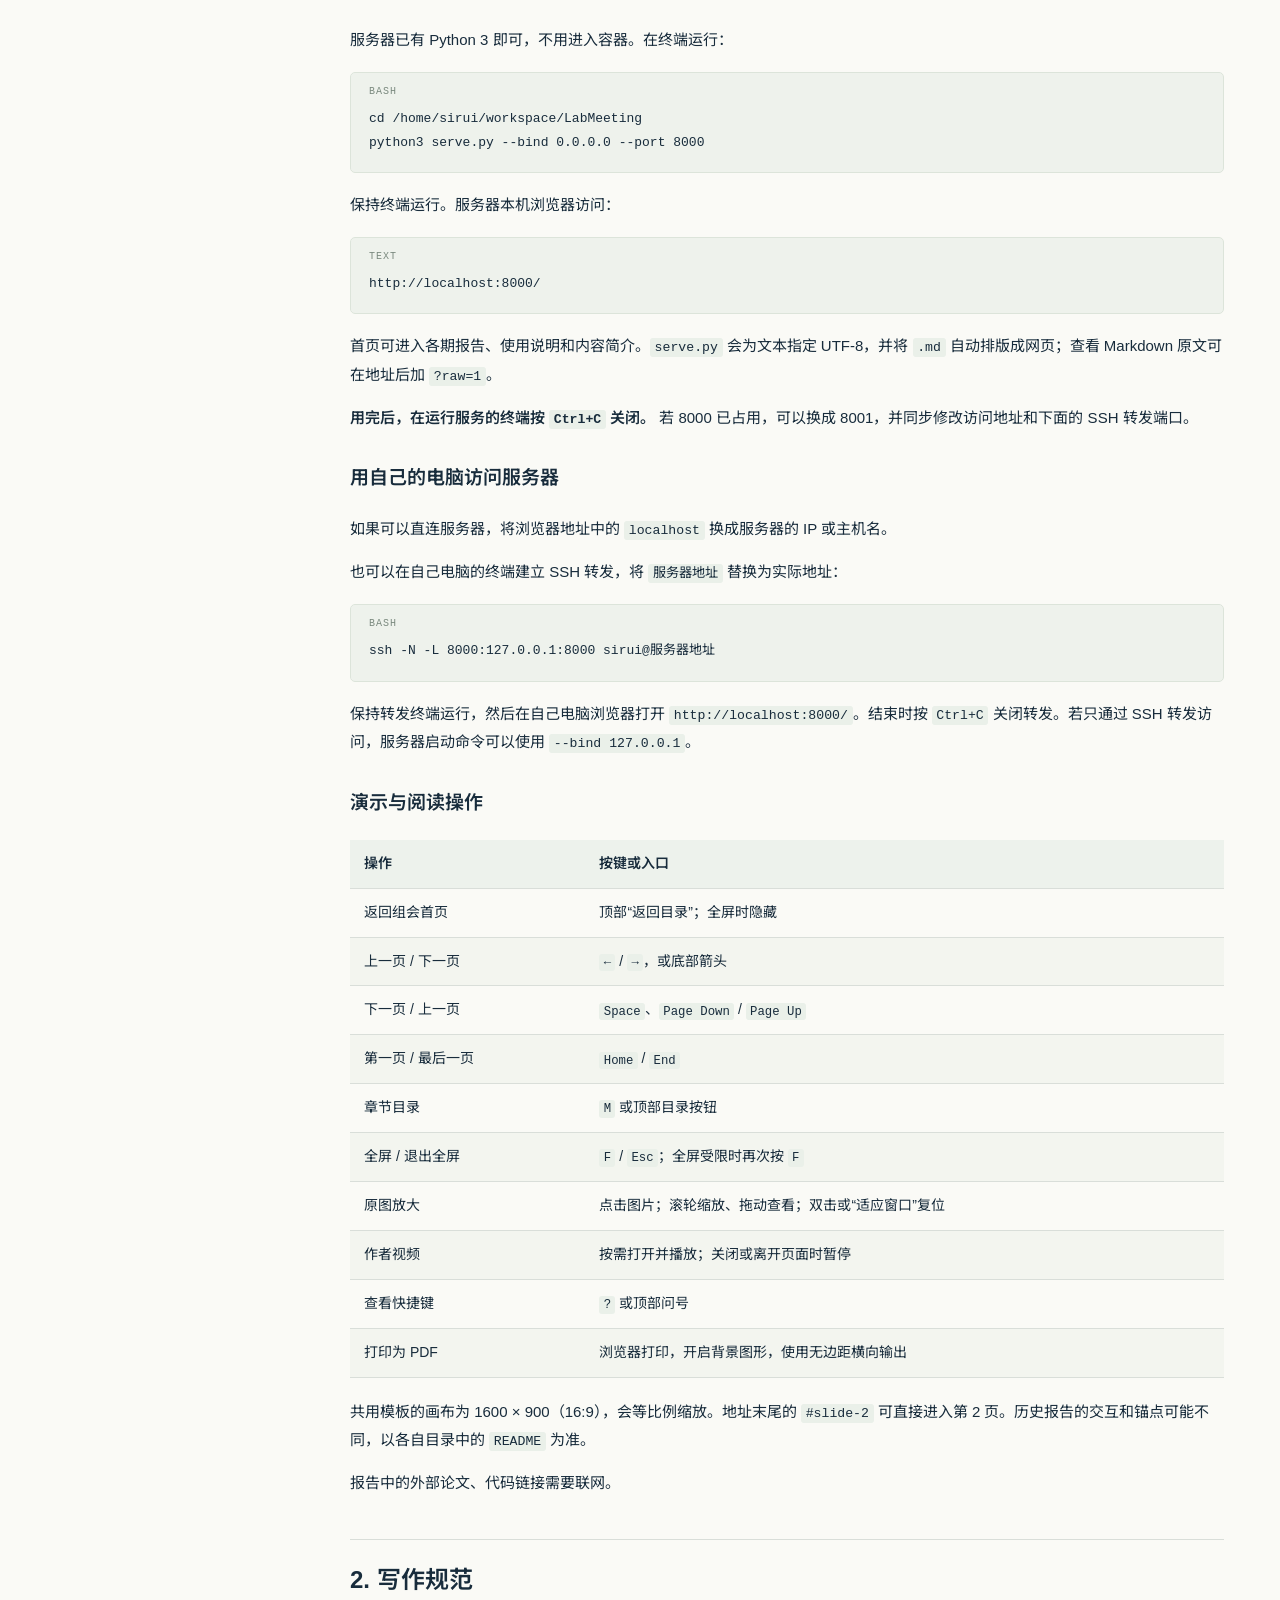
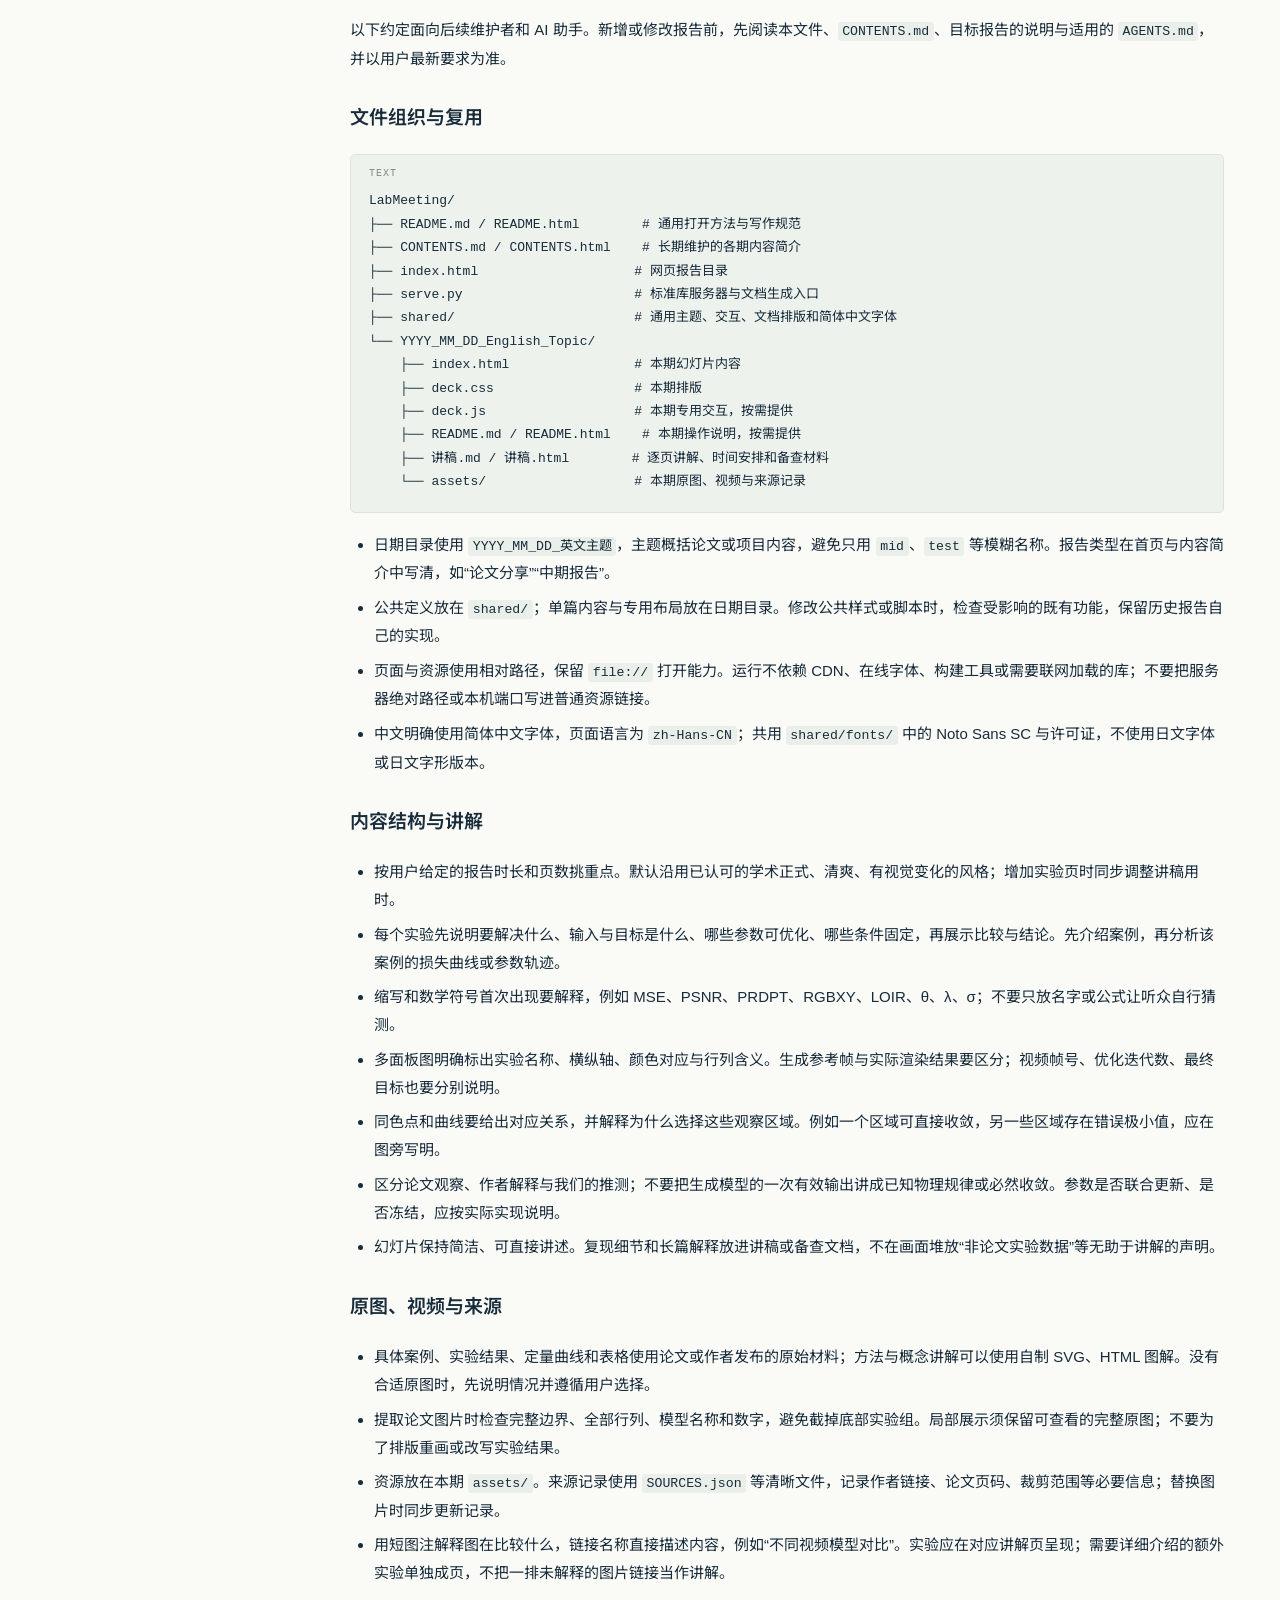
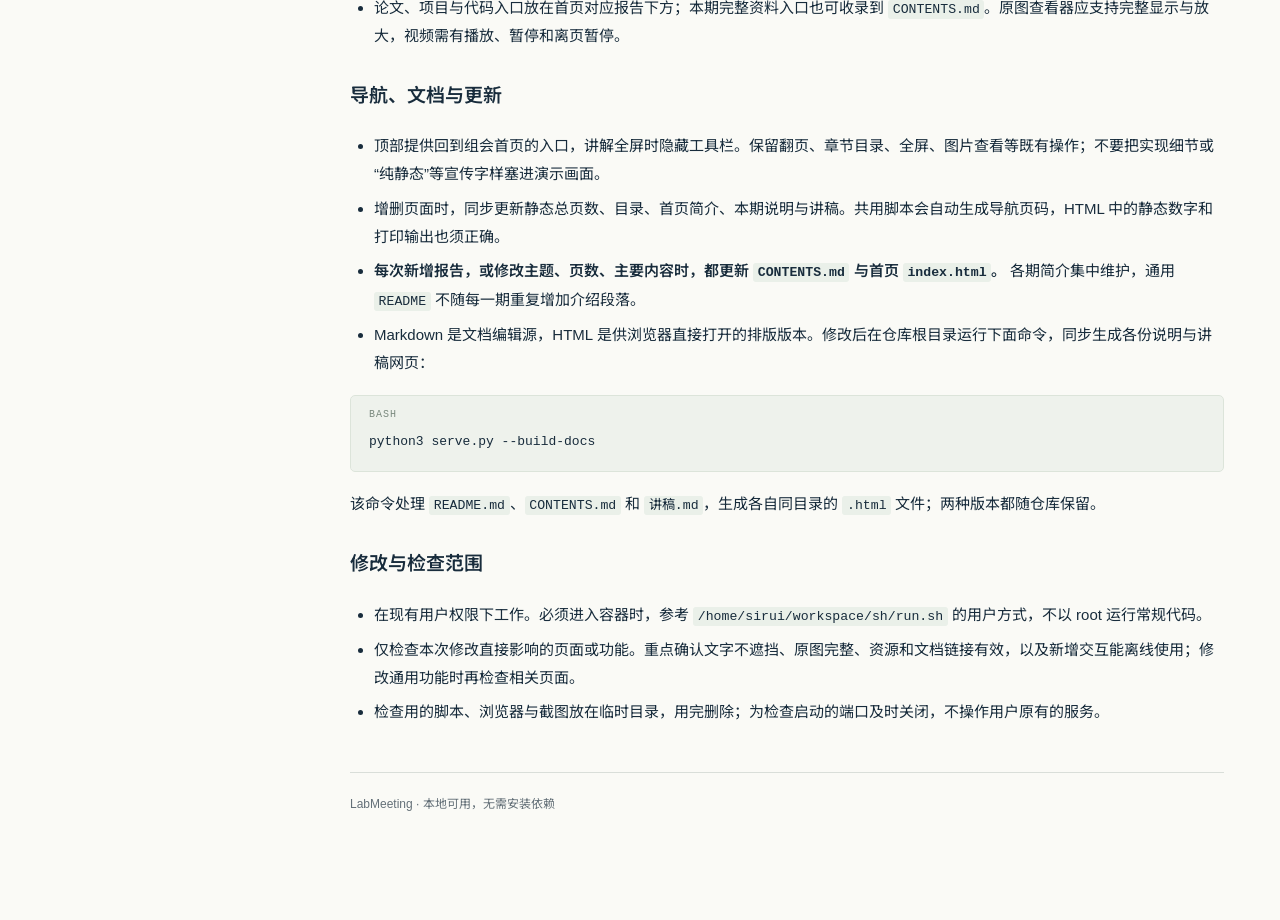
<file: README.html>
<!doctype html>
<html lang="zh-Hans-CN">
<head>
  <meta charset="utf-8">
  <meta name="viewport" content="width=device-width, initial-scale=1">
  <title>LabMeeting 使用与写作规范 · LabMeeting</title>
  <link rel="stylesheet" href="shared/presentation.css">
  <link rel="stylesheet" href="shared/documentation.css">
</head>
<body class="documentation">
  <header class="doc-header"><a href="index.html" class="doc-brand">LAB MEETING</a><span>文档</span><a href="index.html">返回演示稿目录 ↗</a></header>
  <div class="doc-layout">
    <aside class="doc-sidebar"><p>ON THIS PAGE</p><nav aria-label="文档目录"><a href="#section-9">1. 怎么打开网页</a><a href="#section-98">2. 写作规范</a></nav></aside>
    <main class="doc-content"><h1 id="section-1">LabMeeting 使用与写作规范</h1>
<p>本仓库保存组会分享与项目汇报，使用 HTML / CSS / JavaScript 展示，图片、视频和简体中文字体随仓库保存。报告本身可离线打开，无需安装第三方库。</p>
<p><a href="index.html">网页首页</a> · <a href="CONTENTS.html">各期内容简介</a> · <a href="README.html">本说明的网页版本</a></p>
<p>本文件维护通用使用方法与写作约定。各期主题、内容简介、页数和报告链接统一维护在 <a href="CONTENTS.html">CONTENTS.md</a>，新增报告时持续更新；具体报告的操作和讲稿放在对应日期目录。</p>
<h2 id="section-9">1. 怎么打开网页</h2>
<h3 id="section-11">在线访问与更新（GitHub Pages）</h3>
<p>网站地址：<a href="https://lsstreamer.github.io/LabMeeting/" target="_blank" rel="noopener noreferrer">https://lsstreamer.github.io/LabMeeting/</a>。分享这个地址即可让其他人打开报告，不需要服务器终端一直运行。</p>
<p>本仓库已开启 GitHub Pages，发布来源为 <code>main</code> 分支的根目录。以后修改后提交并推送到 <code>main</code>，GitHub 会自动重新部署，网址不变，无需再次配置 Pages。<a href="https://docs.github.com/en/pages/getting-started-with-github-pages/configuring-a-publishing-source-for-your-github-pages-site" target="_blank" rel="noopener noreferrer">GitHub 官方说明</a></p>
<p>如果修改了 <code>README.md</code>、<code>CONTENTS.md</code> 或 <code>讲稿.md</code>，先在仓库根目录同步生成对应的 HTML 网页：</p>
<div class="code-block"><span class="code-language">bash</span><pre><code>cd /home/sirui/workspace/LabMeeting
python3 serve.py --build-docs</code></pre></div>
<p>只修改幻灯片的 HTML、CSS、JavaScript、图片或视频时，可以跳过这一步。该命令用于转换说明与讲稿，不会启动服务器；后续由 AI 助手修改这些 Markdown 文档时，应一起生成 HTML。</p>
<p>然后提交并上传本次修改：</p>
<div class="code-block"><span class="code-language">bash</span><pre><code>cd /home/sirui/workspace/LabMeeting
git status --short
git add -A
git commit -m &quot;Update meeting slides and notes&quot;
git push origin main</code></pre></div>
<p><code>git status --short</code> 用于查看本次修改；<code>git add -A</code> 会纳入新增、修改和删除的文件。提交说明可以换成对本次改动的概括。若显示 <code>nothing to commit</code>，说明当前没有新的文件改动；若有已提交但尚未上传的内容，仍可执行 <code>git push origin main</code>。</p>
<p>推送后在 <a href="https://github.com/lsstreamer/LabMeeting/actions" target="_blank" rel="noopener noreferrer">Actions 页面</a> 查看最新的 <code>pages build and deployment</code>，部署成功后再刷新网站。若浏览器仍显示旧内容，可以按 <code>Ctrl+F5</code> 强制刷新；macOS 使用 <code>Cmd+Shift+R</code>。</p>
<h3 id="section-40">本地直接打开</h3>
<p>下载或复制整个 <code>LabMeeting</code> 文件夹，双击根目录的 <code>index.html</code>，从首页选择报告。也可以进入某个日期目录，双击其中的 <code>index.html</code>。</p>
<p>请保留完整目录结构：日期目录通过相对路径引用 <code>shared/</code> 的主题、脚本和字体，因此只复制某个日期目录是不完整的。使用 Chrome、Edge、Firefox 或 Safari 即可，无需 npm、构建步骤或额外安装库。</p>
<p>说明文档可双击 <code>README.html</code>，各期内容简介可双击 <code>CONTENTS.html</code>。GitHub 上阅读对应的 <code>.md</code> 文件；本地浏览器阅读 <code>.html</code>，避免直接打开 Markdown 时显示原始文本。</p>
<h3 id="section-48">在服务器上启动</h3>
<p>服务器已有 Python 3 即可，不用进入容器。在终端运行：</p>
<div class="code-block"><span class="code-language">bash</span><pre><code>cd /home/sirui/workspace/LabMeeting
python3 serve.py --bind 0.0.0.0 --port 8000</code></pre></div>
<p>保持终端运行。服务器本机浏览器访问：</p>
<div class="code-block"><span class="code-language">text</span><pre><code>http://localhost:8000/</code></pre></div>
<p>首页可进入各期报告、使用说明和内容简介。<code>serve.py</code> 会为文本指定 UTF-8，并将 <code>.md</code> 自动排版成网页；查看 Markdown 原文可在地址后加 <code>?raw=1</code>。</p>
<p><strong>用完后，在运行服务的终端按 <code>Ctrl+C</code> 关闭。</strong> 若 8000 已占用，可以换成 8001，并同步修改访问地址和下面的 SSH 转发端口。</p>
<h3 id="section-67">用自己的电脑访问服务器</h3>
<p>如果可以直连服务器，将浏览器地址中的 <code>localhost</code> 换成服务器的 IP 或主机名。</p>
<p>也可以在自己电脑的终端建立 SSH 转发，将 <code>服务器地址</code> 替换为实际地址：</p>
<div class="code-block"><span class="code-language">bash</span><pre><code>ssh -N -L 8000:127.0.0.1:8000 sirui@服务器地址</code></pre></div>
<p>保持转发终端运行，然后在自己电脑浏览器打开 <code>http://localhost:8000/</code>。结束时按 <code>Ctrl+C</code> 关闭转发。若只通过 SSH 转发访问，服务器启动命令可以使用 <code>--bind 127.0.0.1</code>。</p>
<h3 id="section-79">演示与阅读操作</h3>
<div class="table-scroll"><table><thead><tr><th>操作</th><th>按键或入口</th></tr></thead><tbody><tr><td>返回组会首页</td><td>顶部“返回目录”；全屏时隐藏</td></tr><tr><td>上一页 / 下一页</td><td><code>←</code> / <code>→</code>，或底部箭头</td></tr><tr><td>下一页 / 上一页</td><td><code>Space</code>、<code>Page Down</code> / <code>Page Up</code></td></tr><tr><td>第一页 / 最后一页</td><td><code>Home</code> / <code>End</code></td></tr><tr><td>章节目录</td><td><code>M</code> 或顶部目录按钮</td></tr><tr><td>全屏 / 退出全屏</td><td><code>F</code> / <code>Esc</code>；全屏受限时再次按 <code>F</code></td></tr><tr><td>原图放大</td><td>点击图片；滚轮缩放、拖动查看；双击或“适应窗口”复位</td></tr><tr><td>作者视频</td><td>按需打开并播放；关闭或离开页面时暂停</td></tr><tr><td>查看快捷键</td><td><code>?</code> 或顶部问号</td></tr><tr><td>打印为 PDF</td><td>浏览器打印，开启背景图形，使用无边距横向输出</td></tr></tbody></table></div>
<p>共用模板的画布为 1600 × 900（16:9），会等比例缩放。地址末尾的 <code>#slide-2</code> 可直接进入第 2 页。历史报告的交互和锚点可能不同，以各自目录中的 <code>README</code> 为准。</p>
<p>报告中的外部论文、代码链接需要联网。</p>
<h2 id="section-98">2. 写作规范</h2>
<p>以下约定面向后续维护者和 AI 助手。新增或修改报告前，先阅读本文件、<code>CONTENTS.md</code>、目标报告的说明与适用的 <code>AGENTS.md</code>，并以用户最新要求为准。</p>
<h3 id="section-102">文件组织与复用</h3>
<div class="code-block"><span class="code-language">text</span><pre><code>LabMeeting/
├── README.md / README.html        # 通用打开方法与写作规范
├── CONTENTS.md / CONTENTS.html    # 长期维护的各期内容简介
├── index.html                    # 网页报告目录
├── serve.py                      # 标准库服务器与文档生成入口
├── shared/                       # 通用主题、交互、文档排版和简体中文字体
└── YYYY_MM_DD_English_Topic/
    ├── index.html                # 本期幻灯片内容
    ├── deck.css                  # 本期排版
    ├── deck.js                   # 本期专用交互，按需提供
    ├── README.md / README.html    # 本期操作说明，按需提供
    ├── 讲稿.md / 讲稿.html        # 逐页讲解、时间安排和备查材料
    └── assets/                   # 本期原图、视频与来源记录</code></pre></div>
<ul><li>日期目录使用 <code>YYYY_MM_DD_英文主题</code>，主题概括论文或项目内容，避免只用 <code>mid</code>、<code>test</code> 等模糊名称。报告类型在首页与内容简介中写清，如“论文分享”“中期报告”。</li><li>公共定义放在 <code>shared/</code>；单篇内容与专用布局放在日期目录。修改公共样式或脚本时，检查受影响的既有功能，保留历史报告自己的实现。</li><li>页面与资源使用相对路径，保留 <code>file://</code> 打开能力。运行不依赖 CDN、在线字体、构建工具或需要联网加载的库；不要把服务器绝对路径或本机端口写进普通资源链接。</li><li>中文明确使用简体中文字体，页面语言为 <code>zh-Hans-CN</code>；共用 <code>shared/fonts/</code> 中的 Noto Sans SC 与许可证，不使用日文字体或日文字形版本。</li></ul>
<h3 id="section-125">内容结构与讲解</h3>
<ul><li>按用户给定的报告时长和页数挑重点。默认沿用已认可的学术正式、清爽、有视觉变化的风格；增加实验页时同步调整讲稿用时。</li><li>每个实验先说明要解决什么、输入与目标是什么、哪些参数可优化、哪些条件固定，再展示比较与结论。先介绍案例，再分析该案例的损失曲线或参数轨迹。</li><li>缩写和数学符号首次出现要解释，例如 MSE、PSNR、PRDPT、RGBXY、LOIR、θ、λ、σ；不要只放名字或公式让听众自行猜测。</li><li>多面板图明确标出实验名称、横纵轴、颜色对应与行列含义。生成参考帧与实际渲染结果要区分；视频帧号、优化迭代数、最终目标也要分别说明。</li><li>同色点和曲线要给出对应关系，并解释为什么选择这些观察区域。例如一个区域可直接收敛，另一些区域存在错误极小值，应在图旁写明。</li><li>区分论文观察、作者解释与我们的推测；不要把生成模型的一次有效输出讲成已知物理规律或必然收敛。参数是否联合更新、是否冻结，应按实际实现说明。</li><li>幻灯片保持简洁、可直接讲述。复现细节和长篇解释放进讲稿或备查文档，不在画面堆放“非论文实验数据”等无助于讲解的声明。</li></ul>
<h3 id="section-135">原图、视频与来源</h3>
<ul><li>具体案例、实验结果、定量曲线和表格使用论文或作者发布的原始材料；方法与概念讲解可以使用自制 SVG、HTML 图解。没有合适原图时，先说明情况并遵循用户选择。</li><li>提取论文图片时检查完整边界、全部行列、模型名称和数字，避免截掉底部实验组。局部展示须保留可查看的完整原图；不要为了排版重画或改写实验结果。</li><li>资源放在本期 <code>assets/</code>。来源记录使用 <code>SOURCES.json</code> 等清晰文件，记录作者链接、论文页码、裁剪范围等必要信息；替换图片时同步更新记录。</li><li>用短图注解释图在比较什么，链接名称直接描述内容，例如“不同视频模型对比”。实验应在对应讲解页呈现；需要详细介绍的额外实验单独成页，不把一排未解释的图片链接当作讲解。</li><li>论文、项目与代码入口放在首页对应报告下方；本期完整资料入口也可收录到 <code>CONTENTS.md</code>。原图查看器应支持完整显示与放大，视频需有播放、暂停和离页暂停。</li></ul>
<h3 id="section-143">导航、文档与更新</h3>
<ul><li>顶部提供回到组会首页的入口，讲解全屏时隐藏工具栏。保留翻页、章节目录、全屏、图片查看等既有操作；不要把实现细节或“纯静态”等宣传字样塞进演示画面。</li><li>增删页面时，同步更新静态总页数、目录、首页简介、本期说明与讲稿。共用脚本会自动生成导航页码，HTML 中的静态数字和打印输出也须正确。</li><li><strong>每次新增报告，或修改主题、页数、主要内容时，都更新 <code>CONTENTS.md</code> 与首页 <code>index.html</code>。</strong> 各期简介集中维护，通用 <code>README</code> 不随每一期重复增加介绍段落。</li><li>Markdown 是文档编辑源，HTML 是供浏览器直接打开的排版版本。修改后在仓库根目录运行下面命令，同步生成各份说明与讲稿网页：</li></ul>
<div class="code-block"><span class="code-language">bash</span><pre><code>python3 serve.py --build-docs</code></pre></div>
<p>该命令处理 <code>README.md</code>、<code>CONTENTS.md</code> 和 <code>讲稿.md</code>，生成各自同目录的 <code>.html</code> 文件；两种版本都随仓库保留。</p>
<h3 id="section-156">修改与检查范围</h3>
<ul><li>在现有用户权限下工作。必须进入容器时，参考 <code>/home/sirui/workspace/sh/run.sh</code> 的用户方式，不以 root 运行常规代码。</li><li>仅检查本次修改直接影响的页面或功能。重点确认文字不遮挡、原图完整、资源和文档链接有效，以及新增交互能离线使用；修改通用功能时再检查相关页面。</li><li>检查用的脚本、浏览器与截图放在临时目录，用完删除；为检查启动的端口及时关闭，不操作用户原有的服务。</li></ul><footer class="doc-footer">LabMeeting · 本地可用，无需安装依赖</footer></main>
  </div>
</body>
</html>
</file>
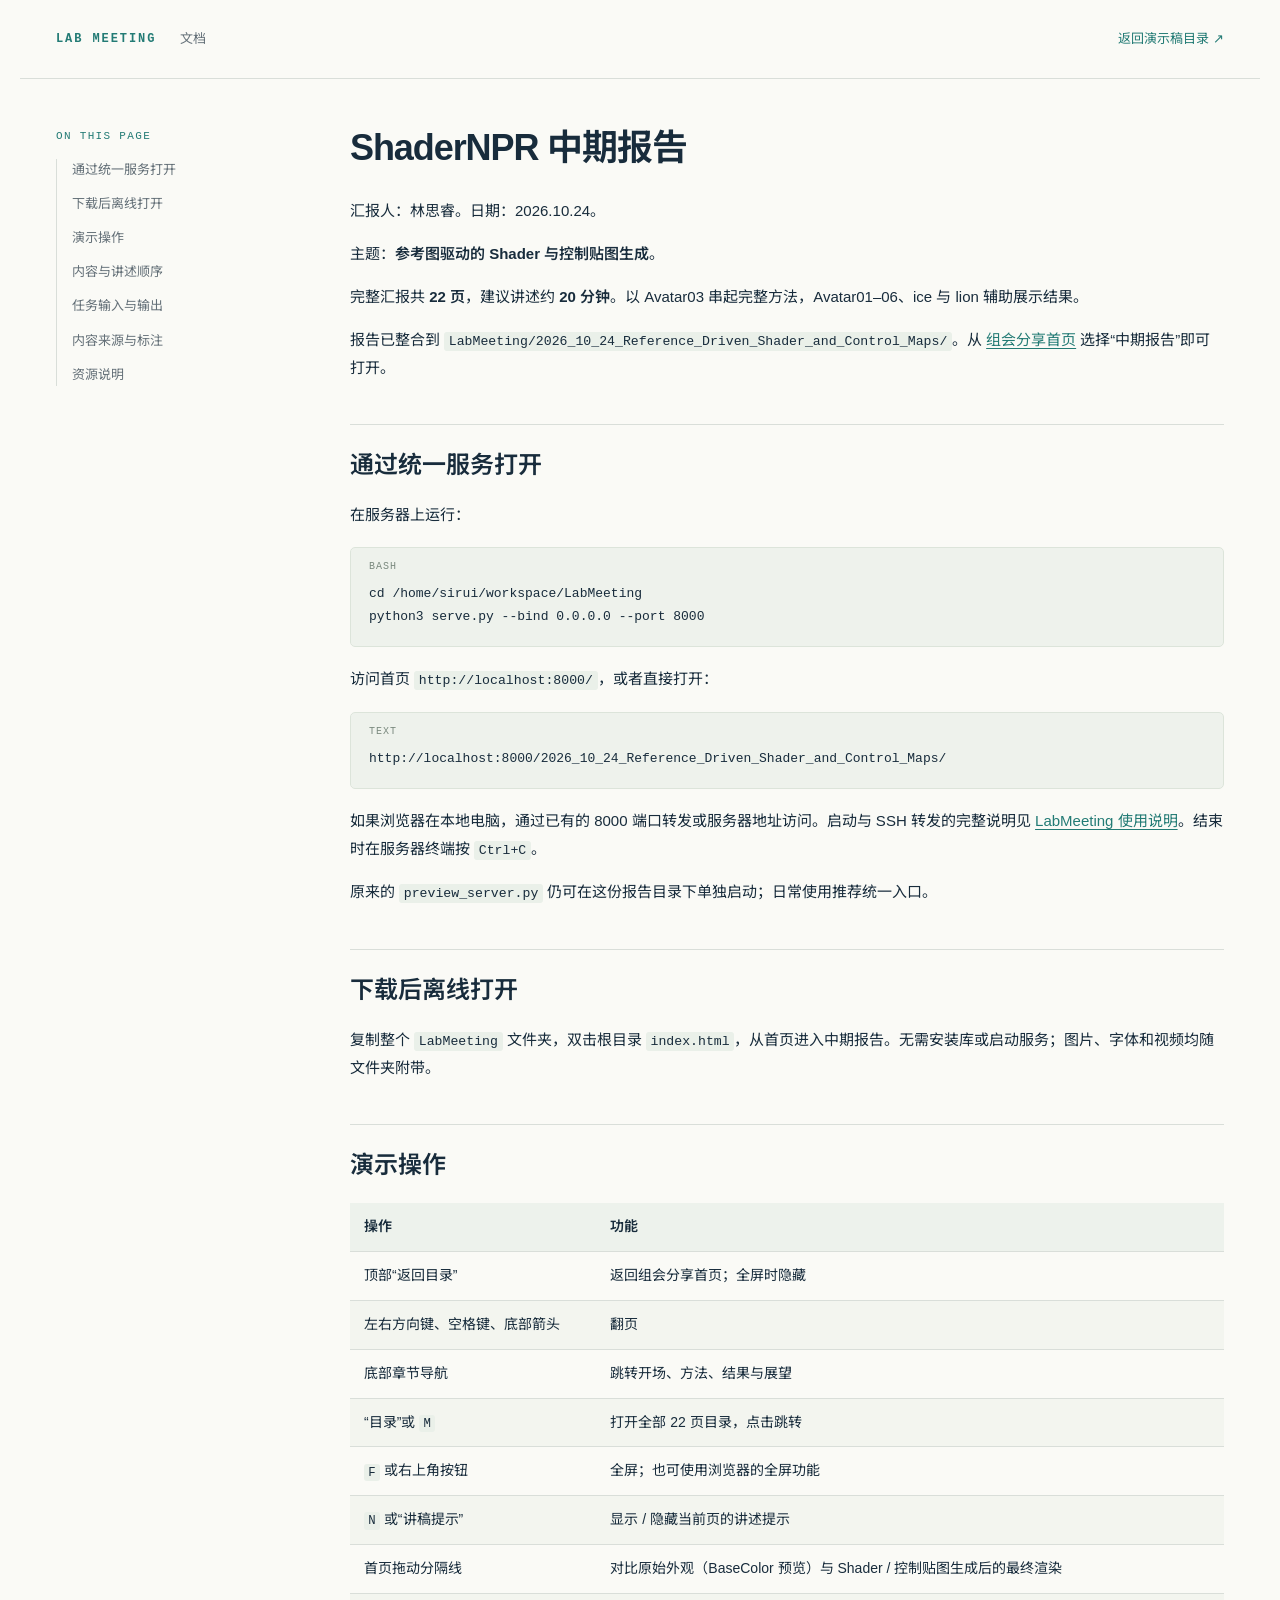
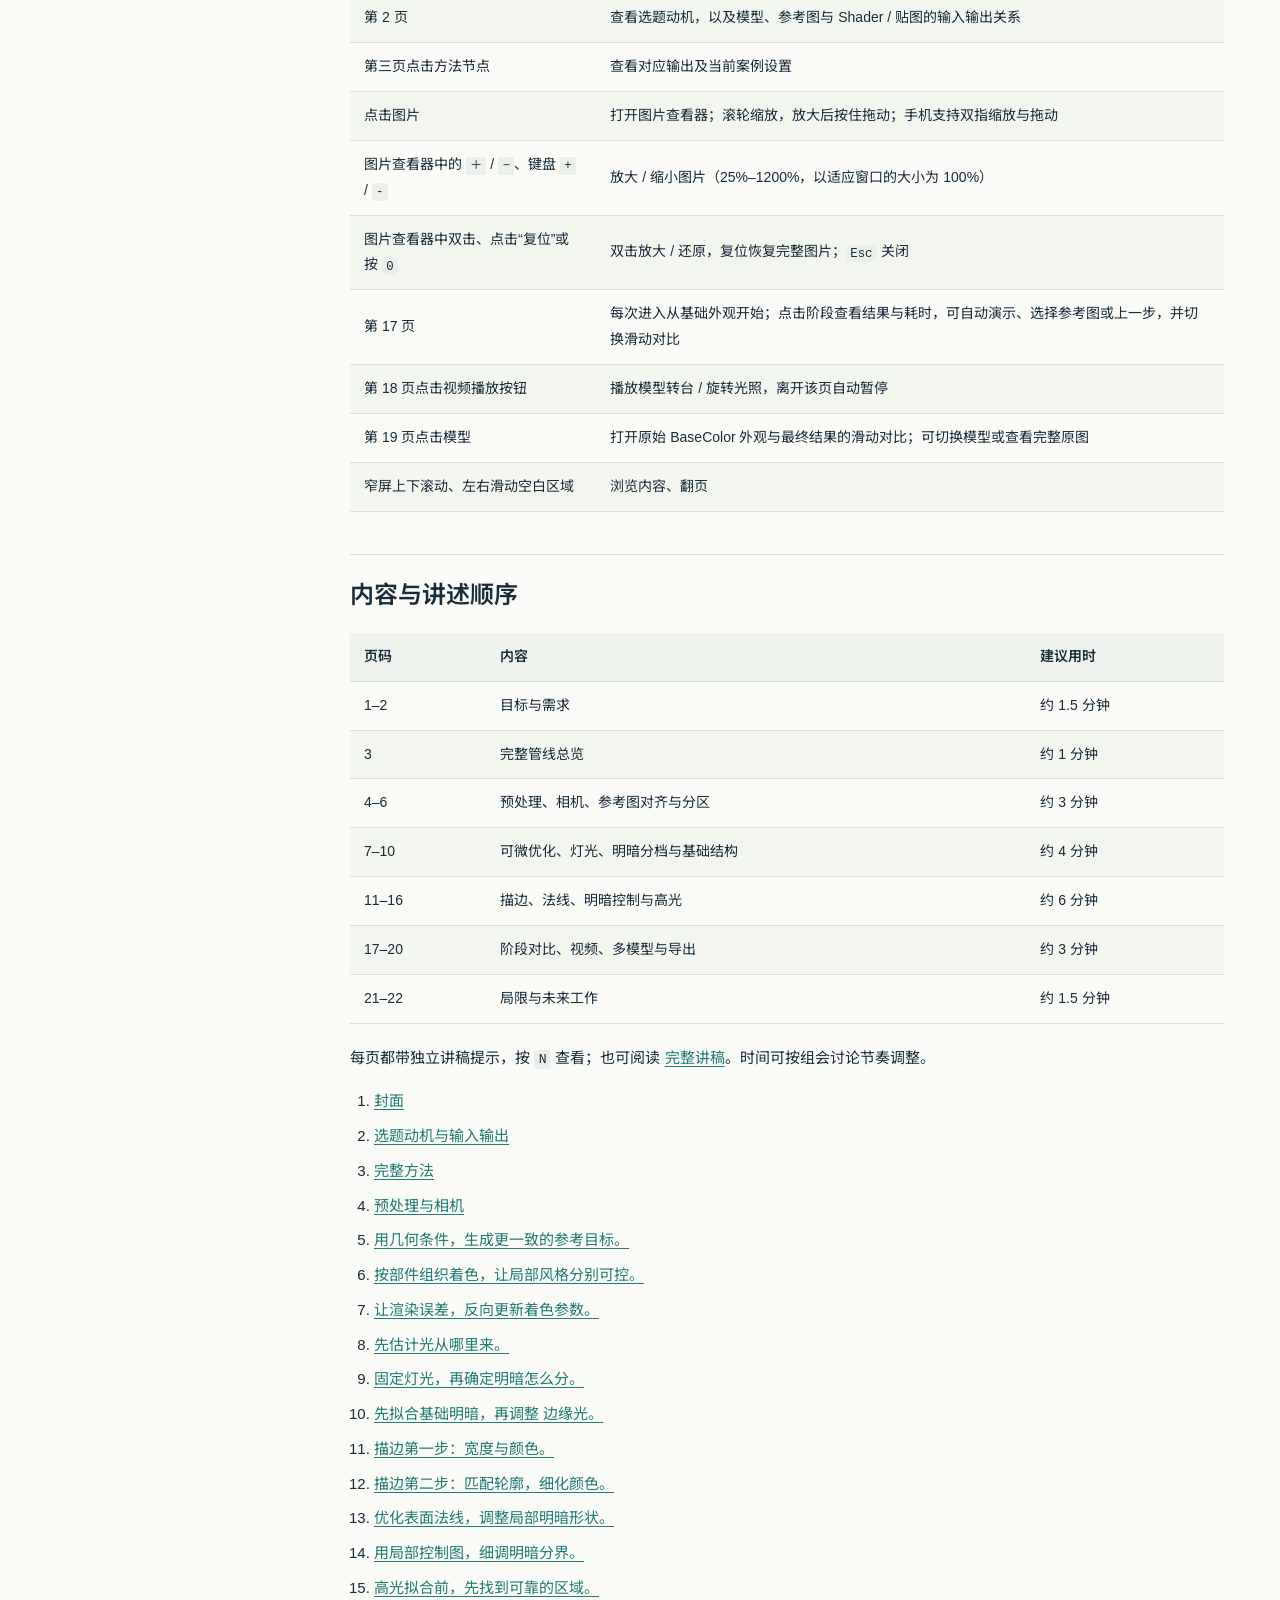
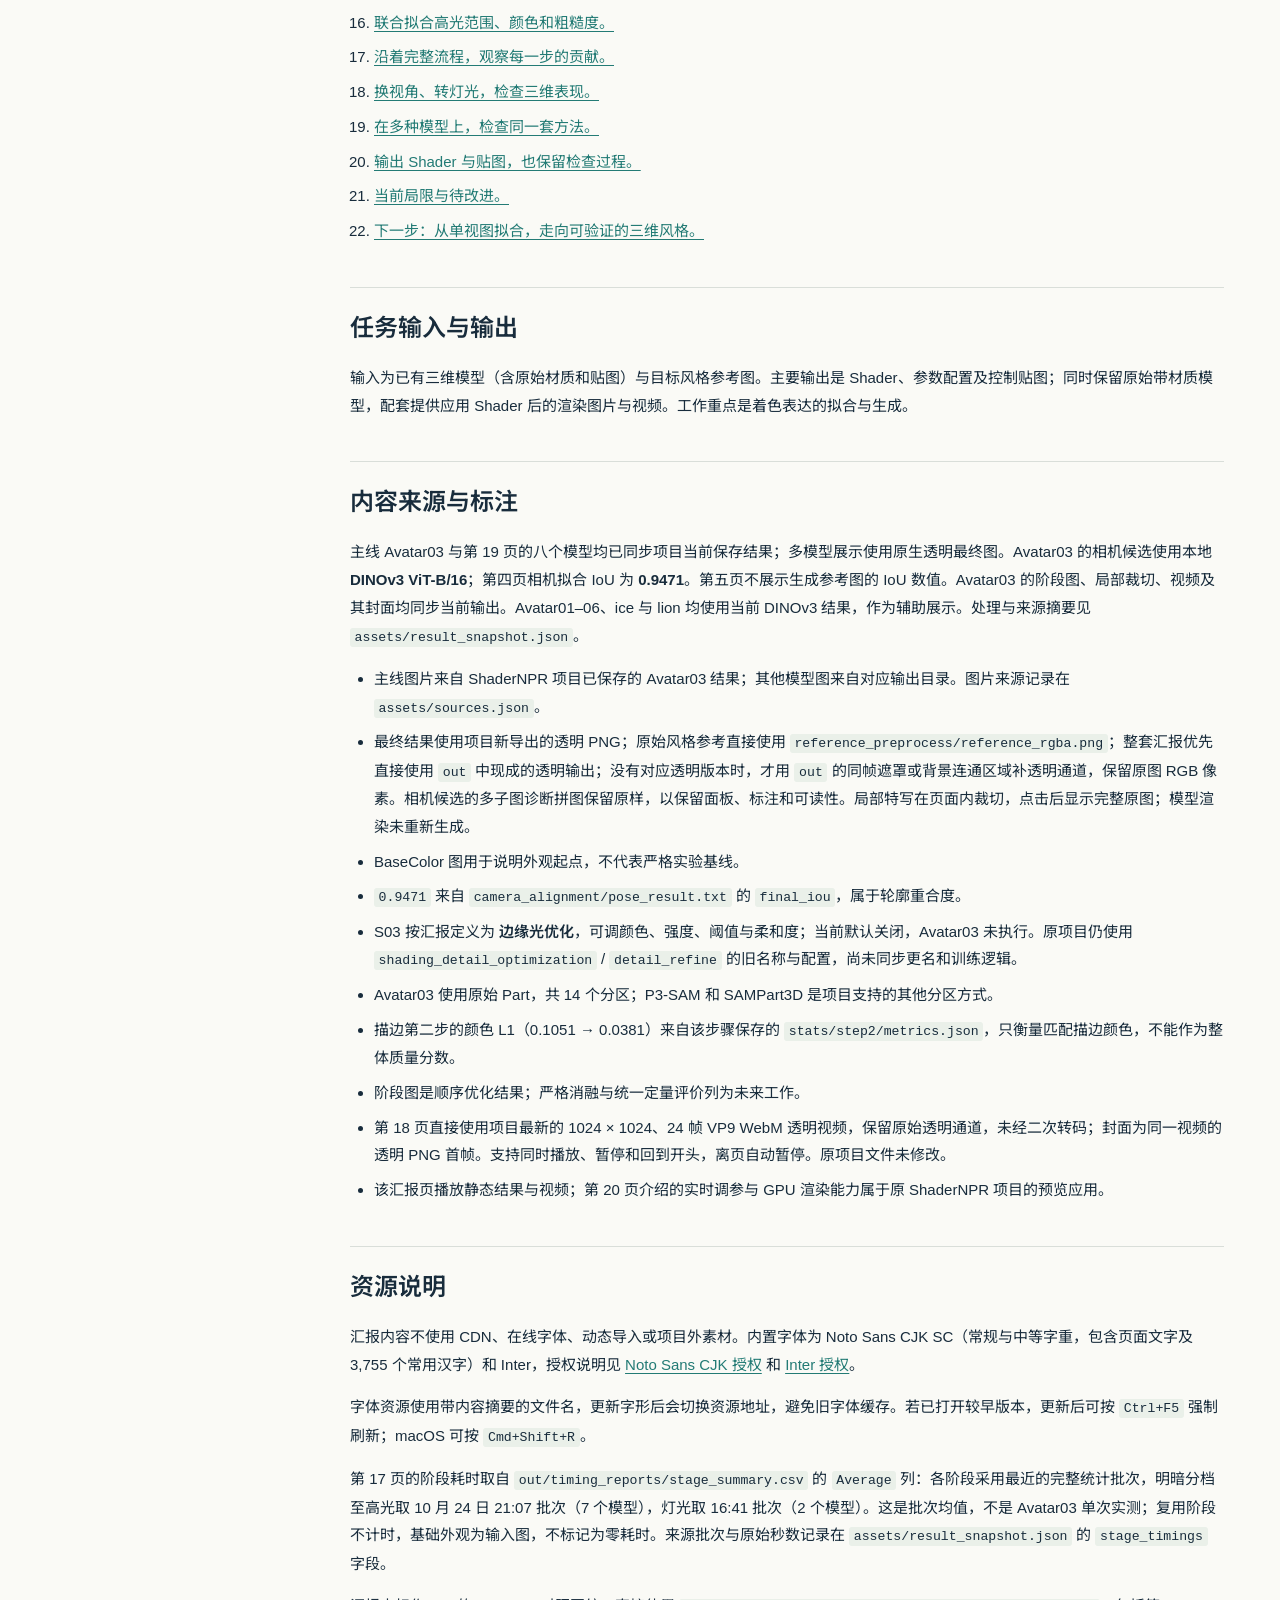
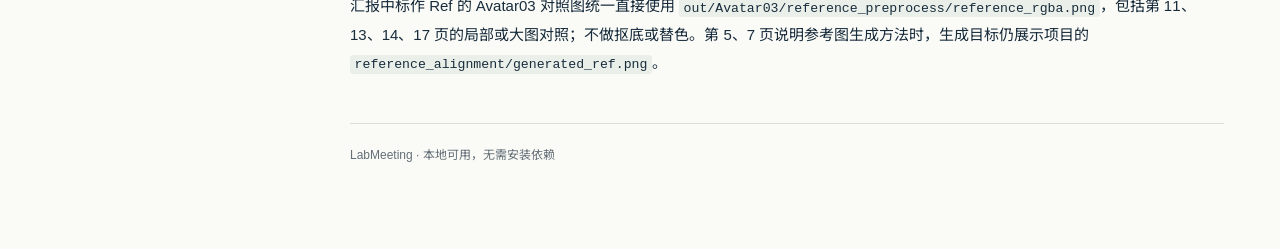
<file: 2026_10_24_Reference_Driven_Shader_and_Control_Maps/README.html>
<!doctype html>
<html lang="zh-Hans-CN">
<head>
  <meta charset="utf-8">
  <meta name="viewport" content="width=device-width, initial-scale=1">
  <title>ShaderNPR 中期报告 · LabMeeting</title>
  <link rel="stylesheet" href="../shared/presentation.css">
  <link rel="stylesheet" href="../shared/documentation.css">
</head>
<body class="documentation">
  <header class="doc-header"><a href="../index.html" class="doc-brand">LAB MEETING</a><span>文档</span><a href="../index.html">返回演示稿目录 ↗</a></header>
  <div class="doc-layout">
    <aside class="doc-sidebar"><p>ON THIS PAGE</p><nav aria-label="文档目录"><a href="#section-11">通过统一服务打开</a><a href="#section-30">下载后离线打开</a><a href="#section-34">演示操作</a><a href="#section-55">内容与讲述顺序</a><a href="#section-92">任务输入与输出</a><a href="#section-96">内容来源与标注</a><a href="#section-111">资源说明</a></nav></aside>
    <main class="doc-content"><h1 id="section-1">ShaderNPR 中期报告</h1>
<p>汇报人：林思睿。日期：2026.10.24。</p>
<p>主题：<strong>参考图驱动的 Shader 与控制贴图生成</strong>。</p>
<p>完整汇报共 <strong>22 页</strong>，建议讲述约 <strong>20 分钟</strong>。以 Avatar03 串起完整方法，Avatar01–06、ice 与 lion 辅助展示结果。</p>
<p>报告已整合到 <code>LabMeeting/2026_10_24_Reference_Driven_Shader_and_Control_Maps/</code>。从 <a href="../index.html">组会分享首页</a> 选择“中期报告”即可打开。</p>
<h2 id="section-11">通过统一服务打开</h2>
<p>在服务器上运行：</p>
<div class="code-block"><span class="code-language">bash</span><pre><code>cd /home/sirui/workspace/LabMeeting
python3 serve.py --bind 0.0.0.0 --port 8000</code></pre></div>
<p>访问首页 <code>http://localhost:8000/</code>，或者直接打开：</p>
<div class="code-block"><span class="code-language">text</span><pre><code>http://localhost:8000/2026_10_24_Reference_Driven_Shader_and_Control_Maps/</code></pre></div>
<p>如果浏览器在本地电脑，通过已有的 8000 端口转发或服务器地址访问。启动与 SSH 转发的完整说明见 <a href="../README.html">LabMeeting 使用说明</a>。结束时在服务器终端按 <code>Ctrl+C</code>。</p>
<p>原来的 <code>preview_server.py</code> 仍可在这份报告目录下单独启动；日常使用推荐统一入口。</p>
<h2 id="section-30">下载后离线打开</h2>
<p>复制整个 <code>LabMeeting</code> 文件夹，双击根目录 <code>index.html</code>，从首页进入中期报告。无需安装库或启动服务；图片、字体和视频均随文件夹附带。</p>
<h2 id="section-34">演示操作</h2>
<div class="table-scroll"><table><thead><tr><th>操作</th><th>功能</th></tr></thead><tbody><tr><td>顶部“返回目录”</td><td>返回组会分享首页；全屏时隐藏</td></tr><tr><td>左右方向键、空格键、底部箭头</td><td>翻页</td></tr><tr><td>底部章节导航</td><td>跳转开场、方法、结果与展望</td></tr><tr><td>“目录”或 <code>M</code></td><td>打开全部 22 页目录，点击跳转</td></tr><tr><td><code>F</code> 或右上角按钮</td><td>全屏；也可使用浏览器的全屏功能</td></tr><tr><td><code>N</code> 或“讲稿提示”</td><td>显示 / 隐藏当前页的讲述提示</td></tr><tr><td>首页拖动分隔线</td><td>对比原始外观（BaseColor 预览）与 Shader / 控制贴图生成后的最终渲染</td></tr><tr><td>第 2 页</td><td>查看选题动机，以及模型、参考图与 Shader / 贴图的输入输出关系</td></tr><tr><td>第三页点击方法节点</td><td>查看对应输出及当前案例设置</td></tr><tr><td>点击图片</td><td>打开图片查看器；滚轮缩放，放大后按住拖动；手机支持双指缩放与拖动</td></tr><tr><td>图片查看器中的 <code>＋</code> / <code>−</code>、键盘 <code>+</code> / <code>-</code></td><td>放大 / 缩小图片（25%–1200%，以适应窗口的大小为 100%）</td></tr><tr><td>图片查看器中双击、点击“复位”或按 <code>0</code></td><td>双击放大 / 还原，复位恢复完整图片；<code>Esc</code> 关闭</td></tr><tr><td>第 17 页</td><td>每次进入从基础外观开始；点击阶段查看结果与耗时，可自动演示、选择参考图或上一步，并切换滑动对比</td></tr><tr><td>第 18 页点击视频播放按钮</td><td>播放模型转台 / 旋转光照，离开该页自动暂停</td></tr><tr><td>第 19 页点击模型</td><td>打开原始 BaseColor 外观与最终结果的滑动对比；可切换模型或查看完整原图</td></tr><tr><td>窄屏上下滚动、左右滑动空白区域</td><td>浏览内容、翻页</td></tr></tbody></table></div>
<h2 id="section-55">内容与讲述顺序</h2>
<div class="table-scroll"><table><thead><tr><th>页码</th><th>内容</th><th>建议用时</th></tr></thead><tbody><tr><td>1–2</td><td>目标与需求</td><td>约 1.5 分钟</td></tr><tr><td>3</td><td>完整管线总览</td><td>约 1 分钟</td></tr><tr><td>4–6</td><td>预处理、相机、参考图对齐与分区</td><td>约 3 分钟</td></tr><tr><td>7–10</td><td>可微优化、灯光、明暗分档与基础结构</td><td>约 4 分钟</td></tr><tr><td>11–16</td><td>描边、法线、明暗控制与高光</td><td>约 6 分钟</td></tr><tr><td>17–20</td><td>阶段对比、视频、多模型与导出</td><td>约 3 分钟</td></tr><tr><td>21–22</td><td>局限与未来工作</td><td>约 1.5 分钟</td></tr></tbody></table></div>
<p>每页都带独立讲稿提示，按 <code>N</code> 查看；也可阅读 <a href="讲稿.html">完整讲稿</a>。时间可按组会讨论节奏调整。</p>
<ol><li><a href="index.html#1">封面</a></li><li><a href="index.html#2">选题动机与输入输出</a></li><li><a href="index.html#3">完整方法</a></li><li><a href="index.html#4">预处理与相机</a></li><li><a href="index.html#5">用几何条件，生成更一致的参考目标。</a></li><li><a href="index.html#6">按部件组织着色，让局部风格分别可控。</a></li><li><a href="index.html#7">让渲染误差，反向更新着色参数。</a></li><li><a href="index.html#8">先估计光从哪里来。</a></li><li><a href="index.html#9">固定灯光，再确定明暗怎么分。</a></li><li><a href="index.html#10">先拟合基础明暗，再调整 边缘光。</a></li><li><a href="index.html#11">描边第一步：宽度与颜色。</a></li><li><a href="index.html#12">描边第二步：匹配轮廓，细化颜色。</a></li><li><a href="index.html#13">优化表面法线，调整局部明暗形状。</a></li><li><a href="index.html#14">用局部控制图，细调明暗分界。</a></li><li><a href="index.html#15">高光拟合前，先找到可靠的区域。</a></li><li><a href="index.html#16">联合拟合高光范围、颜色和粗糙度。</a></li><li><a href="index.html#17">沿着完整流程，观察每一步的贡献。</a></li><li><a href="index.html#18">换视角、转灯光，检查三维表现。</a></li><li><a href="index.html#19">在多种模型上，检查同一套方法。</a></li><li><a href="index.html#20">输出 Shader 与贴图，也保留检查过程。</a></li><li><a href="index.html#21">当前局限与待改进。</a></li><li><a href="index.html#22">下一步：从单视图拟合，走向可验证的三维风格。</a></li></ol>
<h2 id="section-92">任务输入与输出</h2>
<p>输入为已有三维模型（含原始材质和贴图）与目标风格参考图。主要输出是 Shader、参数配置及控制贴图；同时保留原始带材质模型，配套提供应用 Shader 后的渲染图片与视频。工作重点是着色表达的拟合与生成。</p>
<h2 id="section-96">内容来源与标注</h2>
<p>主线 Avatar03 与第 19 页的八个模型均已同步项目当前保存结果；多模型展示使用原生透明最终图。Avatar03 的相机候选使用本地 <strong>DINOv3 ViT-B/16</strong>；第四页相机拟合 IoU 为 <strong>0.9471</strong>。第五页不展示生成参考图的 IoU 数值。Avatar03 的阶段图、局部裁切、视频及其封面均同步当前输出。Avatar01–06、ice 与 lion 均使用当前 DINOv3 结果，作为辅助展示。处理与来源摘要见 <code>assets/result_snapshot.json</code>。</p>
<ul><li>主线图片来自 ShaderNPR 项目已保存的 Avatar03 结果；其他模型图来自对应输出目录。图片来源记录在 <code>assets/sources.json</code>。</li><li>最终结果使用项目新导出的透明 PNG；原始风格参考直接使用 <code>reference_preprocess/reference_rgba.png</code>；整套汇报优先直接使用 <code>out</code> 中现成的透明输出；没有对应透明版本时，才用 <code>out</code> 的同帧遮罩或背景连通区域补透明通道，保留原图 RGB 像素。相机候选的多子图诊断拼图保留原样，以保留面板、标注和可读性。局部特写在页面内裁切，点击后显示完整原图；模型渲染未重新生成。</li><li>BaseColor 图用于说明外观起点，不代表严格实验基线。</li><li><code>0.9471</code> 来自 <code>camera_alignment/pose_result.txt</code> 的 <code>final_iou</code>，属于轮廓重合度。</li><li>S03 按汇报定义为 <strong>边缘光优化</strong>，可调颜色、强度、阈值与柔和度；当前默认关闭，Avatar03 未执行。原项目仍使用 <code>shading_detail_optimization</code> / <code>detail_refine</code> 的旧名称与配置，尚未同步更名和训练逻辑。</li><li>Avatar03 使用原始 Part，共 14 个分区；P3-SAM 和 SAMPart3D 是项目支持的其他分区方式。</li><li>描边第二步的颜色 L1（0.1051 → 0.0381）来自该步骤保存的 <code>stats/step2/metrics.json</code>，只衡量匹配描边颜色，不能作为整体质量分数。</li><li>阶段图是顺序优化结果；严格消融与统一定量评价列为未来工作。</li><li>第 18 页直接使用项目最新的 1024 × 1024、24 帧 VP9 WebM 透明视频，保留原始透明通道，未经二次转码；封面为同一视频的透明 PNG 首帧。支持同时播放、暂停和回到开头，离页自动暂停。原项目文件未修改。</li><li>该汇报页播放静态结果与视频；第 20 页介绍的实时调参与 GPU 渲染能力属于原 ShaderNPR 项目的预览应用。</li></ul>
<h2 id="section-111">资源说明</h2>
<p>汇报内容不使用 CDN、在线字体、动态导入或项目外素材。内置字体为 Noto Sans CJK SC（常规与中等字重，包含页面文字及 3,755 个常用汉字）和 Inter，授权说明见 <a href="assets/OFL-NotoSansCJK.txt">Noto Sans CJK 授权</a> 和 <a href="assets/OFL-Inter.txt">Inter 授权</a>。</p>
<p>字体资源使用带内容摘要的文件名，更新字形后会切换资源地址，避免旧字体缓存。若已打开较早版本，更新后可按 <code>Ctrl+F5</code> 强制刷新；macOS 可按 <code>Cmd+Shift+R</code>。</p>
<p>第 17 页的阶段耗时取自 <code>out/timing_reports/stage_summary.csv</code> 的 <code>Average</code> 列：各阶段采用最近的完整统计批次，明暗分档至高光取 10 月 24 日 21:07 批次（7 个模型），灯光取 16:41 批次（2 个模型）。这是批次均值，不是 Avatar03 单次实测；复用阶段不计时，基础外观为输入图，不标记为零耗时。来源批次与原始秒数记录在 <code>assets/result_snapshot.json</code> 的 <code>stage_timings</code> 字段。</p>
<p>汇报中标作 Ref 的 Avatar03 对照图统一直接使用 <code>out/Avatar03/reference_preprocess/reference_rgba.png</code>，包括第 11、13、14、17 页的局部或大图对照；不做抠底或替色。第 5、7 页说明参考图生成方法时，生成目标仍展示项目的 <code>reference_alignment/generated_ref.png</code>。</p><footer class="doc-footer">LabMeeting · 本地可用，无需安装依赖</footer></main>
  </div>
</body>
</html>
</file>
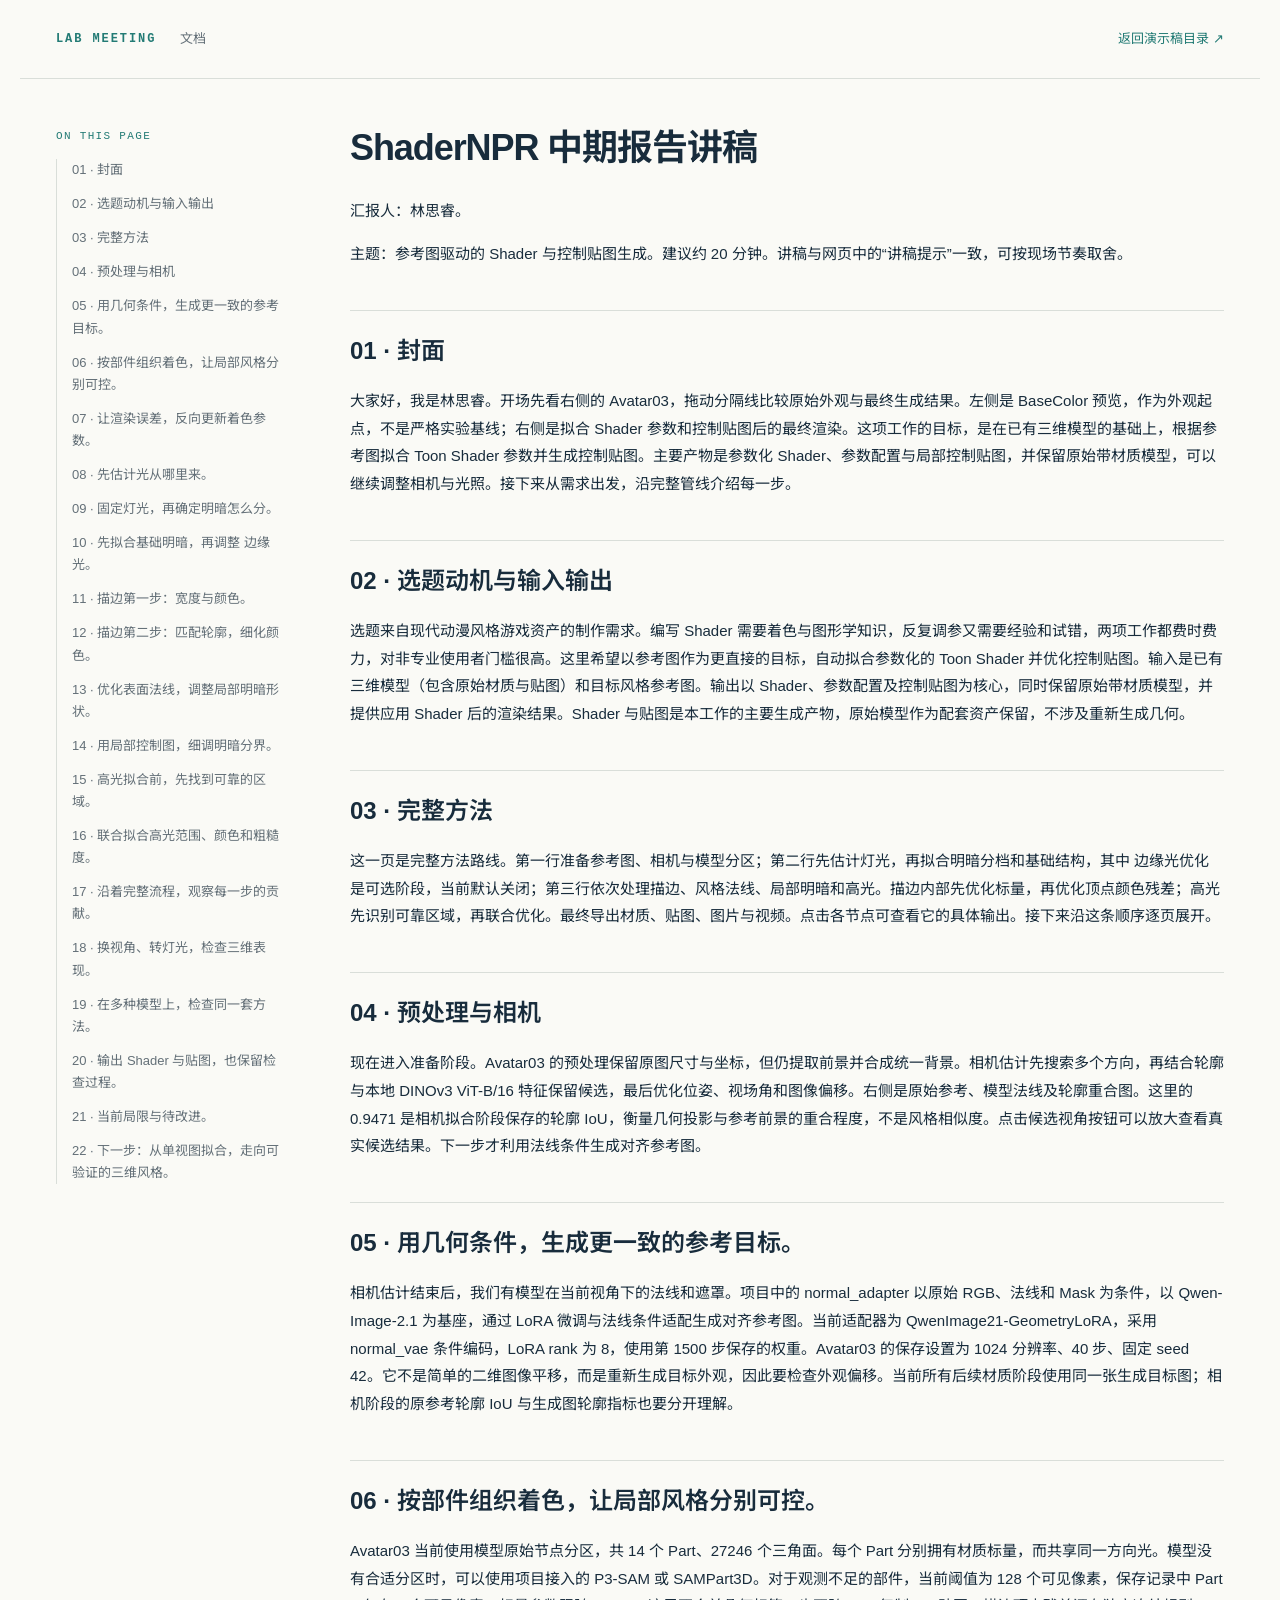
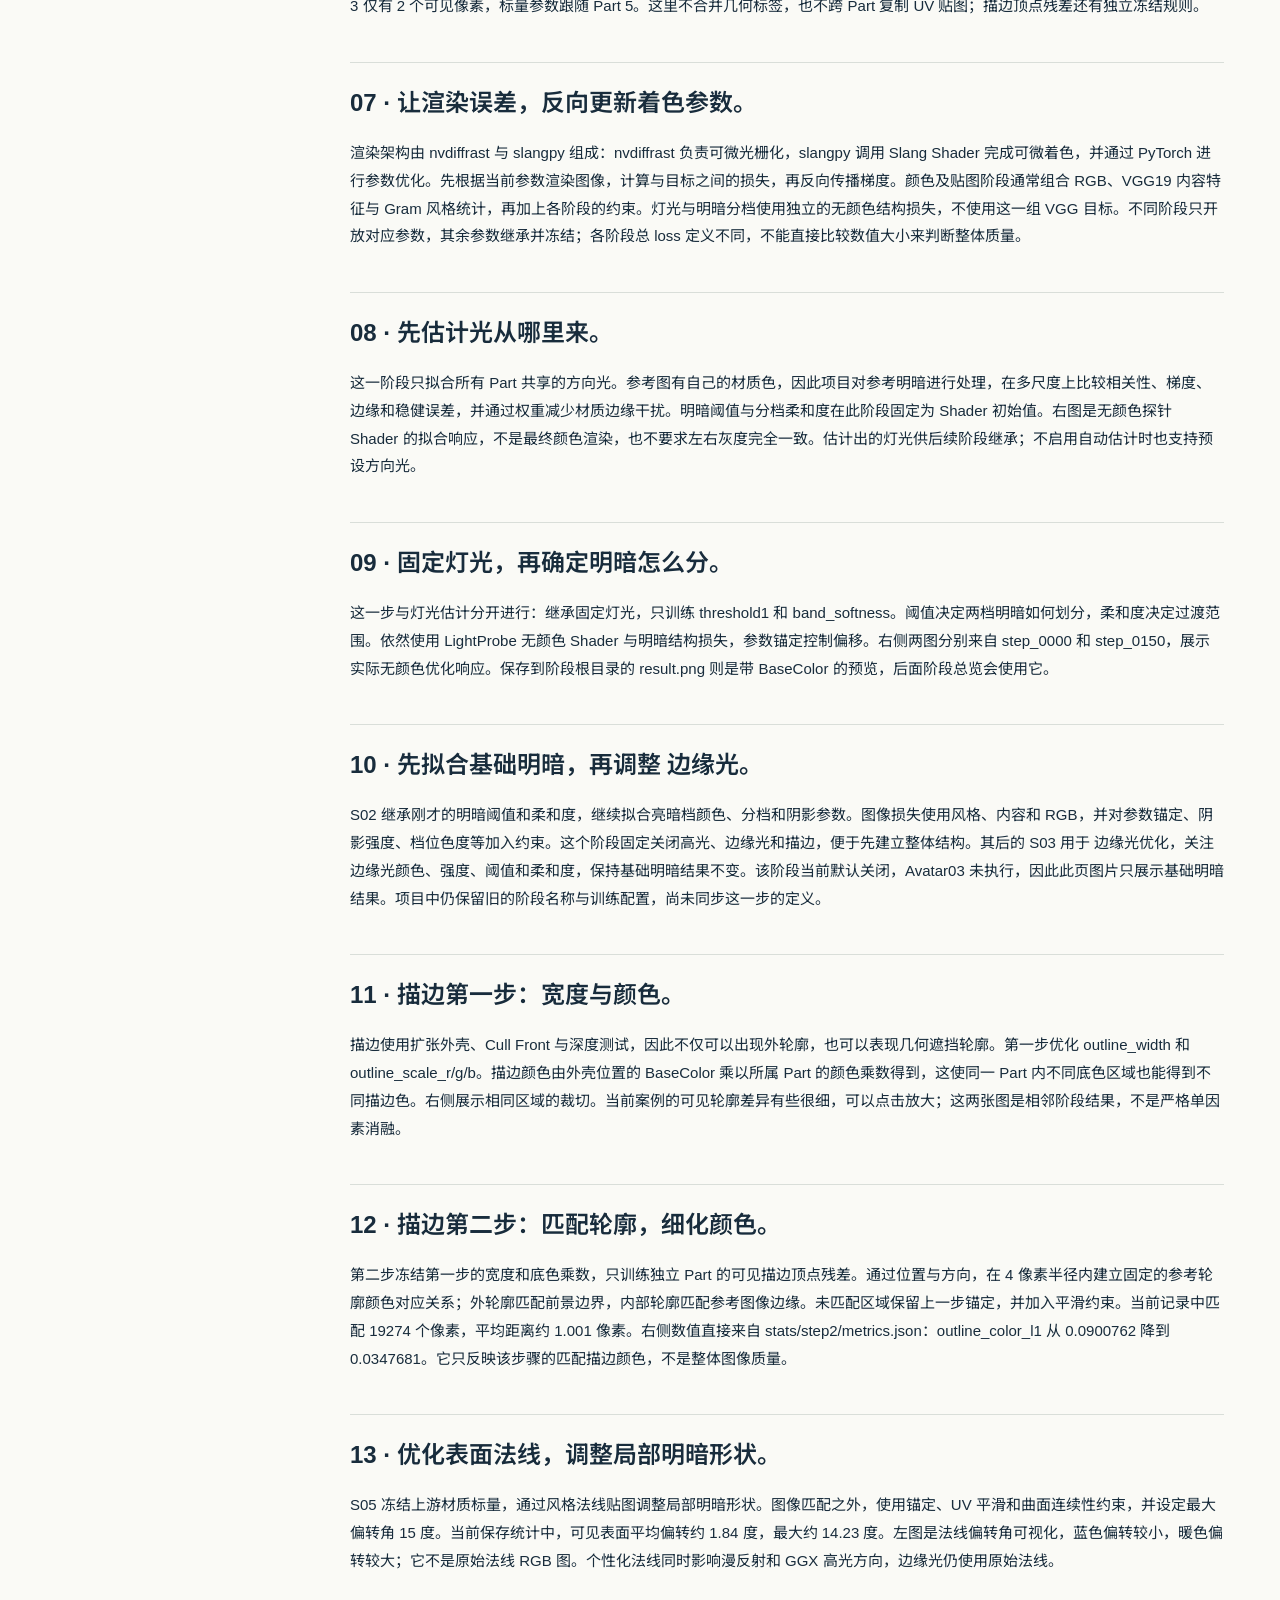
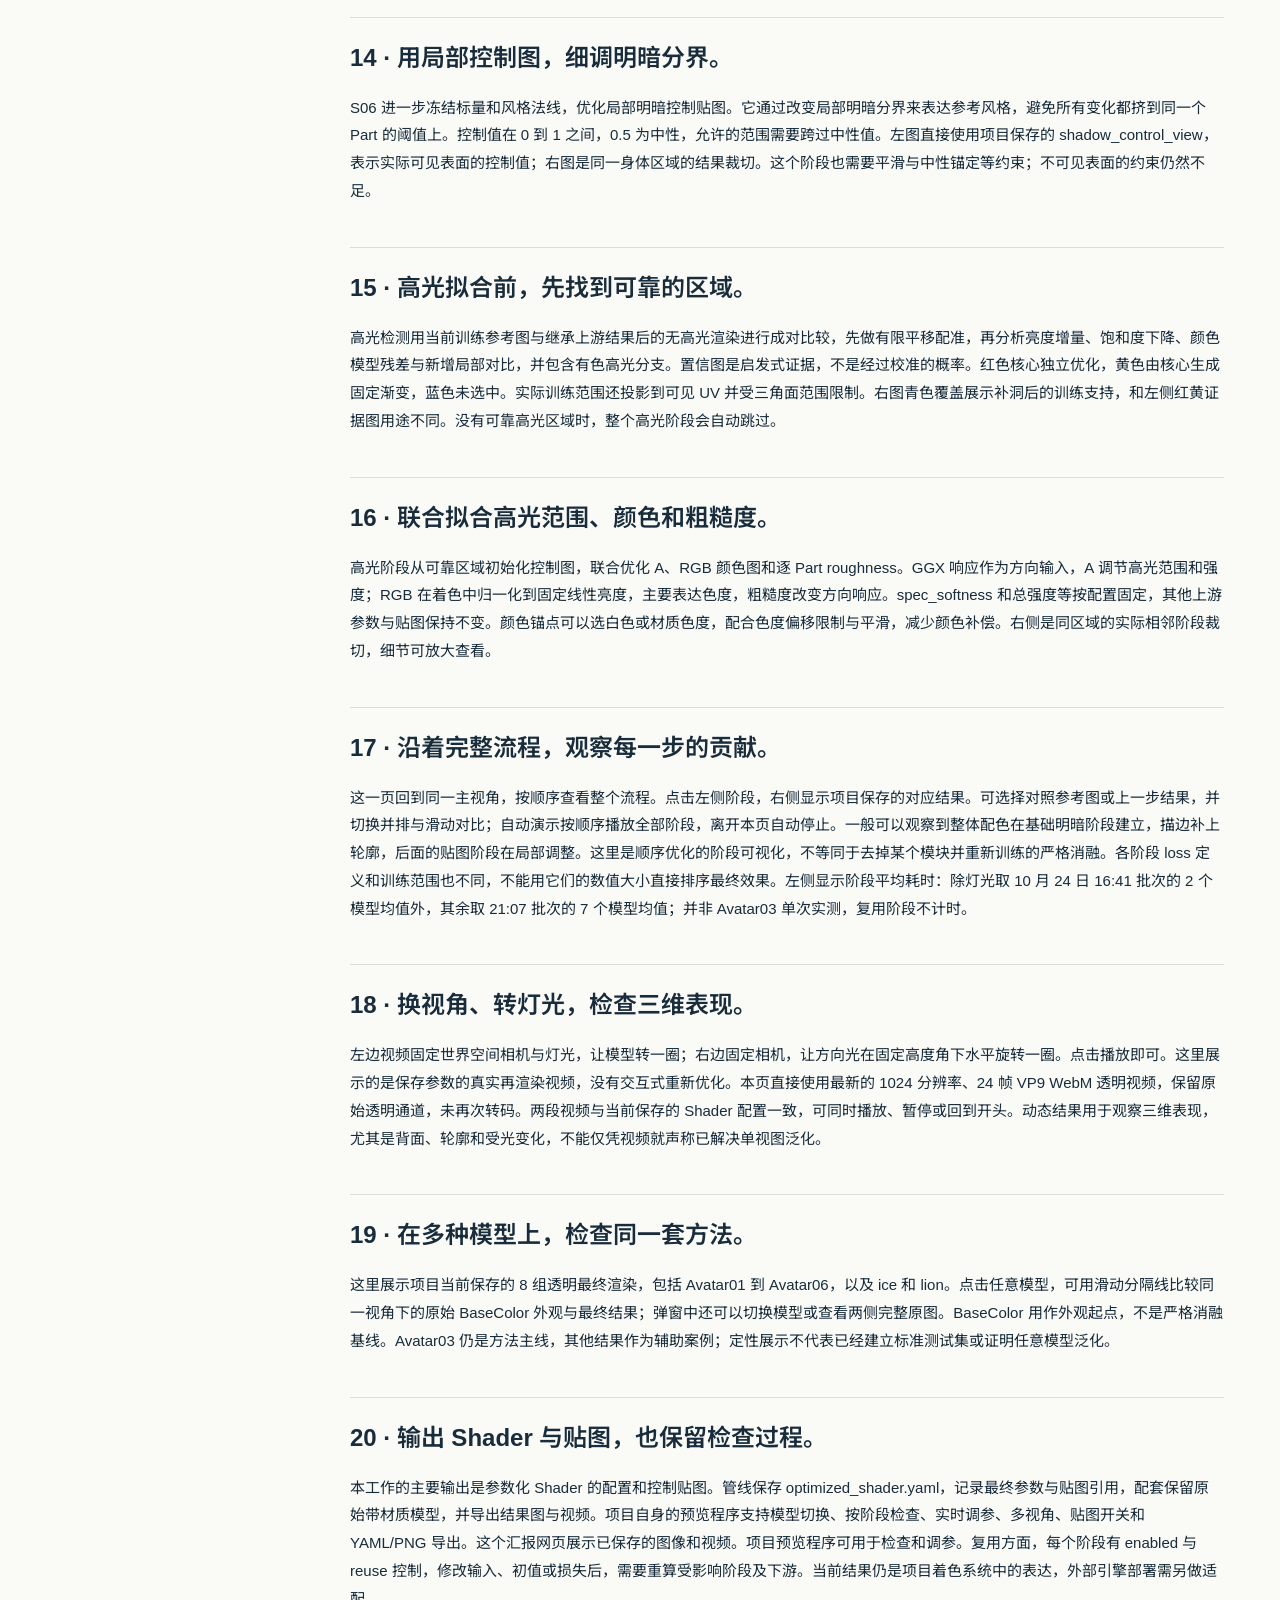
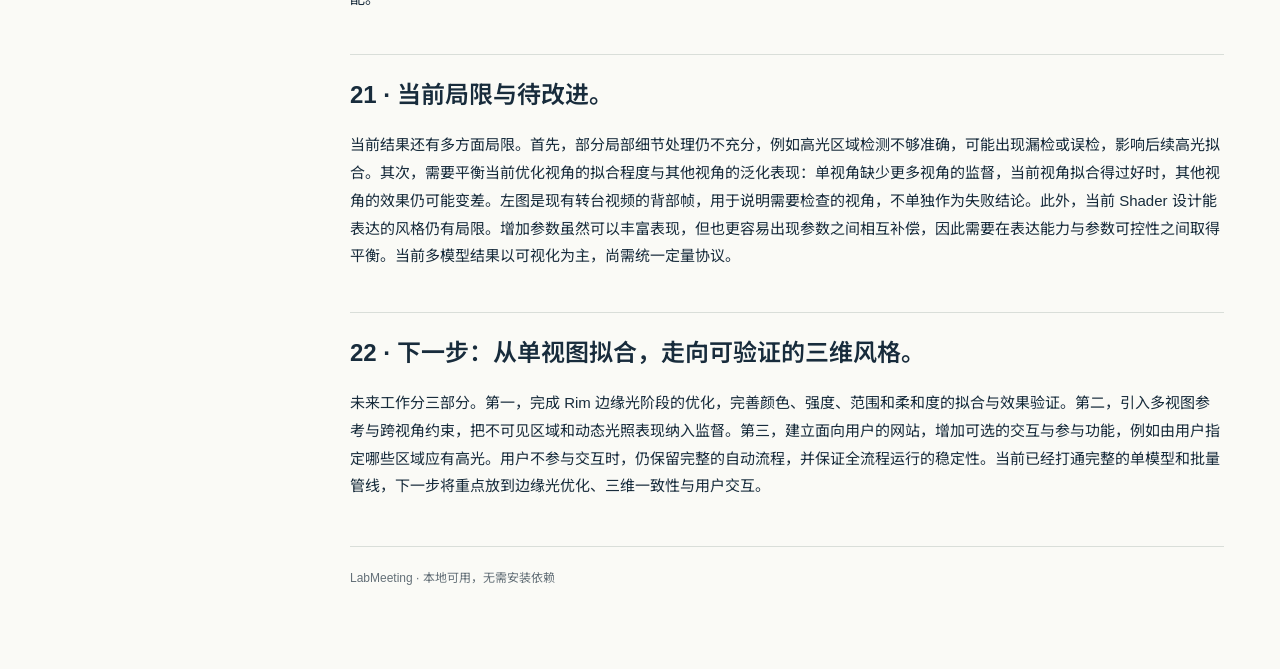
<file: 2026_10_24_Reference_Driven_Shader_and_Control_Maps/讲稿.html>
<!doctype html>
<html lang="zh-Hans-CN">
<head>
  <meta charset="utf-8">
  <meta name="viewport" content="width=device-width, initial-scale=1">
  <title>ShaderNPR 中期报告讲稿 · LabMeeting</title>
  <link rel="stylesheet" href="../shared/presentation.css">
  <link rel="stylesheet" href="../shared/documentation.css">
</head>
<body class="documentation">
  <header class="doc-header"><a href="../index.html" class="doc-brand">LAB MEETING</a><span>文档</span><a href="../index.html">返回演示稿目录 ↗</a></header>
  <div class="doc-layout">
    <aside class="doc-sidebar"><p>ON THIS PAGE</p><nav aria-label="文档目录"><a href="#section-7">01 · 封面</a><a href="#section-11">02 · 选题动机与输入输出</a><a href="#section-15">03 · 完整方法</a><a href="#section-19">04 · 预处理与相机</a><a href="#section-23">05 · 用几何条件，生成更一致的参考目标。</a><a href="#section-27">06 · 按部件组织着色，让局部风格分别可控。</a><a href="#section-31">07 · 让渲染误差，反向更新着色参数。</a><a href="#section-35">08 · 先估计光从哪里来。</a><a href="#section-39">09 · 固定灯光，再确定明暗怎么分。</a><a href="#section-43">10 · 先拟合基础明暗，再调整 边缘光。</a><a href="#section-47">11 · 描边第一步：宽度与颜色。</a><a href="#section-51">12 · 描边第二步：匹配轮廓，细化颜色。</a><a href="#section-55">13 · 优化表面法线，调整局部明暗形状。</a><a href="#section-59">14 · 用局部控制图，细调明暗分界。</a><a href="#section-63">15 · 高光拟合前，先找到可靠的区域。</a><a href="#section-67">16 · 联合拟合高光范围、颜色和粗糙度。</a><a href="#section-71">17 · 沿着完整流程，观察每一步的贡献。</a><a href="#section-75">18 · 换视角、转灯光，检查三维表现。</a><a href="#section-79">19 · 在多种模型上，检查同一套方法。</a><a href="#section-83">20 · 输出 Shader 与贴图，也保留检查过程。</a><a href="#section-87">21 · 当前局限与待改进。</a><a href="#section-91">22 · 下一步：从单视图拟合，走向可验证的三维风格。</a></nav></aside>
    <main class="doc-content"><h1 id="section-1">ShaderNPR 中期报告讲稿</h1>
<p>汇报人：林思睿。</p>
<p>主题：参考图驱动的 Shader 与控制贴图生成。建议约 20 分钟。讲稿与网页中的“讲稿提示”一致，可按现场节奏取舍。</p>
<h2 id="section-7">01 · 封面</h2>
<p>大家好，我是林思睿。开场先看右侧的 Avatar03，拖动分隔线比较原始外观与最终生成结果。左侧是 BaseColor 预览，作为外观起点，不是严格实验基线；右侧是拟合 Shader 参数和控制贴图后的最终渲染。这项工作的目标，是在已有三维模型的基础上，根据参考图拟合 Toon Shader 参数并生成控制贴图。主要产物是参数化 Shader、参数配置与局部控制贴图，并保留原始带材质模型，可以继续调整相机与光照。接下来从需求出发，沿完整管线介绍每一步。</p>
<h2 id="section-11">02 · 选题动机与输入输出</h2>
<p>选题来自现代动漫风格游戏资产的制作需求。编写 Shader 需要着色与图形学知识，反复调参又需要经验和试错，两项工作都费时费力，对非专业使用者门槛很高。这里希望以参考图作为更直接的目标，自动拟合参数化的 Toon Shader 并优化控制贴图。输入是已有三维模型（包含原始材质与贴图）和目标风格参考图。输出以 Shader、参数配置及控制贴图为核心，同时保留原始带材质模型，并提供应用 Shader 后的渲染结果。Shader 与贴图是本工作的主要生成产物，原始模型作为配套资产保留，不涉及重新生成几何。</p>
<h2 id="section-15">03 · 完整方法</h2>
<p>这一页是完整方法路线。第一行准备参考图、相机与模型分区；第二行先估计灯光，再拟合明暗分档和基础结构，其中 边缘光优化是可选阶段，当前默认关闭；第三行依次处理描边、风格法线、局部明暗和高光。描边内部先优化标量，再优化顶点颜色残差；高光先识别可靠区域，再联合优化。最终导出材质、贴图、图片与视频。点击各节点可查看它的具体输出。接下来沿这条顺序逐页展开。</p>
<h2 id="section-19">04 · 预处理与相机</h2>
<p>现在进入准备阶段。Avatar03 的预处理保留原图尺寸与坐标，但仍提取前景并合成统一背景。相机估计先搜索多个方向，再结合轮廓与本地 DINOv3 ViT-B/16 特征保留候选，最后优化位姿、视场角和图像偏移。右侧是原始参考、模型法线及轮廓重合图。这里的 0.9471 是相机拟合阶段保存的轮廓 IoU，衡量几何投影与参考前景的重合程度，不是风格相似度。点击候选视角按钮可以放大查看真实候选结果。下一步才利用法线条件生成对齐参考图。</p>
<h2 id="section-23">05 · 用几何条件，生成更一致的参考目标。</h2>
<p>相机估计结束后，我们有模型在当前视角下的法线和遮罩。项目中的 normal_adapter 以原始 RGB、法线和 Mask 为条件，以 Qwen-Image-2.1 为基座，通过 LoRA 微调与法线条件适配生成对齐参考图。当前适配器为 QwenImage21-GeometryLoRA，采用 normal_vae 条件编码，LoRA rank 为 8，使用第 1500 步保存的权重。Avatar03 的保存设置为 1024 分辨率、40 步、固定 seed 42。它不是简单的二维图像平移，而是重新生成目标外观，因此要检查外观偏移。当前所有后续材质阶段使用同一张生成目标图；相机阶段的原参考轮廓 IoU 与生成图轮廓指标也要分开理解。</p>
<h2 id="section-27">06 · 按部件组织着色，让局部风格分别可控。</h2>
<p>Avatar03 当前使用模型原始节点分区，共 14 个 Part、27246 个三角面。每个 Part 分别拥有材质标量，而共享同一方向光。模型没有合适分区时，可以使用项目接入的 P3-SAM 或 SAMPart3D。对于观测不足的部件，当前阈值为 128 个可见像素，保存记录中 Part 3 仅有 2 个可见像素，标量参数跟随 Part 5。这里不合并几何标签，也不跨 Part 复制 UV 贴图；描边顶点残差还有独立冻结规则。</p>
<h2 id="section-31">07 · 让渲染误差，反向更新着色参数。</h2>
<p>渲染架构由 nvdiffrast 与 slangpy 组成：nvdiffrast 负责可微光栅化，slangpy 调用 Slang Shader 完成可微着色，并通过 PyTorch 进行参数优化。先根据当前参数渲染图像，计算与目标之间的损失，再反向传播梯度。颜色及贴图阶段通常组合 RGB、VGG19 内容特征与 Gram 风格统计，再加上各阶段的约束。灯光与明暗分档使用独立的无颜色结构损失，不使用这一组 VGG 目标。不同阶段只开放对应参数，其余参数继承并冻结；各阶段总 loss 定义不同，不能直接比较数值大小来判断整体质量。</p>
<h2 id="section-35">08 · 先估计光从哪里来。</h2>
<p>这一阶段只拟合所有 Part 共享的方向光。参考图有自己的材质色，因此项目对参考明暗进行处理，在多尺度上比较相关性、梯度、边缘和稳健误差，并通过权重减少材质边缘干扰。明暗阈值与分档柔和度在此阶段固定为 Shader 初始值。右图是无颜色探针 Shader 的拟合响应，不是最终颜色渲染，也不要求左右灰度完全一致。估计出的灯光供后续阶段继承；不启用自动估计时也支持预设方向光。</p>
<h2 id="section-39">09 · 固定灯光，再确定明暗怎么分。</h2>
<p>这一步与灯光估计分开进行：继承固定灯光，只训练 threshold1 和 band_softness。阈值决定两档明暗如何划分，柔和度决定过渡范围。依然使用 LightProbe 无颜色 Shader 与明暗结构损失，参数锚定控制偏移。右侧两图分别来自 step_0000 和 step_0150，展示实际无颜色优化响应。保存到阶段根目录的 result.png 则是带 BaseColor 的预览，后面阶段总览会使用它。</p>
<h2 id="section-43">10 · 先拟合基础明暗，再调整 边缘光。</h2>
<p>S02 继承刚才的明暗阈值和柔和度，继续拟合亮暗档颜色、分档和阴影参数。图像损失使用风格、内容和 RGB，并对参数锚定、阴影强度、档位色度等加入约束。这个阶段固定关闭高光、边缘光和描边，便于先建立整体结构。其后的 S03 用于 边缘光优化，关注边缘光颜色、强度、阈值和柔和度，保持基础明暗结果不变。该阶段当前默认关闭，Avatar03 未执行，因此此页图片只展示基础明暗结果。项目中仍保留旧的阶段名称与训练配置，尚未同步这一步的定义。</p>
<h2 id="section-47">11 · 描边第一步：宽度与颜色。</h2>
<p>描边使用扩张外壳、Cull Front 与深度测试，因此不仅可以出现外轮廓，也可以表现几何遮挡轮廓。第一步优化 outline_width 和 outline_scale_r/g/b。描边颜色由外壳位置的 BaseColor 乘以所属 Part 的颜色乘数得到，这使同一 Part 内不同底色区域也能得到不同描边色。右侧展示相同区域的裁切。当前案例的可见轮廓差异有些很细，可以点击放大；这两张图是相邻阶段结果，不是严格单因素消融。</p>
<h2 id="section-51">12 · 描边第二步：匹配轮廓，细化颜色。</h2>
<p>第二步冻结第一步的宽度和底色乘数，只训练独立 Part 的可见描边顶点残差。通过位置与方向，在 4 像素半径内建立固定的参考轮廓颜色对应关系；外轮廓匹配前景边界，内部轮廓匹配参考图像边缘。未匹配区域保留上一步锚定，并加入平滑约束。当前记录中匹配 19274 个像素，平均距离约 1.001 像素。右侧数值直接来自 stats/step2/metrics.json：outline_color_l1 从 0.0900762 降到 0.0347681。它只反映该步骤的匹配描边颜色，不是整体图像质量。</p>
<h2 id="section-55">13 · 优化表面法线，调整局部明暗形状。</h2>
<p>S05 冻结上游材质标量，通过风格法线贴图调整局部明暗形状。图像匹配之外，使用锚定、UV 平滑和曲面连续性约束，并设定最大偏转角 15 度。当前保存统计中，可见表面平均偏转约 1.84 度，最大约 14.23 度。左图是法线偏转角可视化，蓝色偏转较小，暖色偏转较大；它不是原始法线 RGB 图。个性化法线同时影响漫反射和 GGX 高光方向，边缘光仍使用原始法线。</p>
<h2 id="section-59">14 · 用局部控制图，细调明暗分界。</h2>
<p>S06 进一步冻结标量和风格法线，优化局部明暗控制贴图。它通过改变局部明暗分界来表达参考风格，避免所有变化都挤到同一个 Part 的阈值上。控制值在 0 到 1 之间，0.5 为中性，允许的范围需要跨过中性值。左图直接使用项目保存的 shadow_control_view，表示实际可见表面的控制值；右图是同一身体区域的结果裁切。这个阶段也需要平滑与中性锚定等约束；不可见表面的约束仍然不足。</p>
<h2 id="section-63">15 · 高光拟合前，先找到可靠的区域。</h2>
<p>高光检测用当前训练参考图与继承上游结果后的无高光渲染进行成对比较，先做有限平移配准，再分析亮度增量、饱和度下降、颜色模型残差与新增局部对比，并包含有色高光分支。置信图是启发式证据，不是经过校准的概率。红色核心独立优化，黄色由核心生成固定渐变，蓝色未选中。实际训练范围还投影到可见 UV 并受三角面范围限制。右图青色覆盖展示补洞后的训练支持，和左侧红黄证据图用途不同。没有可靠高光区域时，整个高光阶段会自动跳过。</p>
<h2 id="section-67">16 · 联合拟合高光范围、颜色和粗糙度。</h2>
<p>高光阶段从可靠区域初始化控制图，联合优化 A、RGB 颜色图和逐 Part roughness。GGX 响应作为方向输入，A 调节高光范围和强度；RGB 在着色中归一化到固定线性亮度，主要表达色度，粗糙度改变方向响应。spec_softness 和总强度等按配置固定，其他上游参数与贴图保持不变。颜色锚点可以选白色或材质色度，配合色度偏移限制与平滑，减少颜色补偿。右侧是同区域的实际相邻阶段裁切，细节可放大查看。</p>
<h2 id="section-71">17 · 沿着完整流程，观察每一步的贡献。</h2>
<p>这一页回到同一主视角，按顺序查看整个流程。点击左侧阶段，右侧显示项目保存的对应结果。可选择对照参考图或上一步结果，并切换并排与滑动对比；自动演示按顺序播放全部阶段，离开本页自动停止。一般可以观察到整体配色在基础明暗阶段建立，描边补上轮廓，后面的贴图阶段在局部调整。这里是顺序优化的阶段可视化，不等同于去掉某个模块并重新训练的严格消融。各阶段 loss 定义和训练范围也不同，不能用它们的数值大小直接排序最终效果。左侧显示阶段平均耗时：除灯光取 10 月 24 日 16:41 批次的 2 个模型均值外，其余取 21:07 批次的 7 个模型均值；并非 Avatar03 单次实测，复用阶段不计时。</p>
<h2 id="section-75">18 · 换视角、转灯光，检查三维表现。</h2>
<p>左边视频固定世界空间相机与灯光，让模型转一圈；右边固定相机，让方向光在固定高度角下水平旋转一圈。点击播放即可。这里展示的是保存参数的真实再渲染视频，没有交互式重新优化。本页直接使用最新的 1024 分辨率、24 帧 VP9 WebM 透明视频，保留原始透明通道，未再次转码。两段视频与当前保存的 Shader 配置一致，可同时播放、暂停或回到开头。动态结果用于观察三维表现，尤其是背面、轮廓和受光变化，不能仅凭视频就声称已解决单视图泛化。</p>
<h2 id="section-79">19 · 在多种模型上，检查同一套方法。</h2>
<p>这里展示项目当前保存的 8 组透明最终渲染，包括 Avatar01 到 Avatar06，以及 ice 和 lion。点击任意模型，可用滑动分隔线比较同一视角下的原始 BaseColor 外观与最终结果；弹窗中还可以切换模型或查看两侧完整原图。BaseColor 用作外观起点，不是严格消融基线。Avatar03 仍是方法主线，其他结果作为辅助案例；定性展示不代表已经建立标准测试集或证明任意模型泛化。</p>
<h2 id="section-83">20 · 输出 Shader 与贴图，也保留检查过程。</h2>
<p>本工作的主要输出是参数化 Shader 的配置和控制贴图。管线保存 optimized_shader.yaml，记录最终参数与贴图引用，配套保留原始带材质模型，并导出结果图与视频。项目自身的预览程序支持模型切换、按阶段检查、实时调参、多视角、贴图开关和 YAML/PNG 导出。这个汇报网页展示已保存的图像和视频。项目预览程序可用于检查和调参。复用方面，每个阶段有 enabled 与 reuse 控制，修改输入、初值或损失后，需要重算受影响阶段及下游。当前结果仍是项目着色系统中的表达，外部引擎部署需另做适配。</p>
<h2 id="section-87">21 · 当前局限与待改进。</h2>
<p>当前结果还有多方面局限。首先，部分局部细节处理仍不充分，例如高光区域检测不够准确，可能出现漏检或误检，影响后续高光拟合。其次，需要平衡当前优化视角的拟合程度与其他视角的泛化表现：单视角缺少更多视角的监督，当前视角拟合得过好时，其他视角的效果仍可能变差。左图是现有转台视频的背部帧，用于说明需要检查的视角，不单独作为失败结论。此外，当前 Shader 设计能表达的风格仍有局限。增加参数虽然可以丰富表现，但也更容易出现参数之间相互补偿，因此需要在表达能力与参数可控性之间取得平衡。当前多模型结果以可视化为主，尚需统一定量协议。</p>
<h2 id="section-91">22 · 下一步：从单视图拟合，走向可验证的三维风格。</h2>
<p>未来工作分三部分。第一，完成 Rim 边缘光阶段的优化，完善颜色、强度、范围和柔和度的拟合与效果验证。第二，引入多视图参考与跨视角约束，把不可见区域和动态光照表现纳入监督。第三，建立面向用户的网站，增加可选的交互与参与功能，例如由用户指定哪些区域应有高光。用户不参与交互时，仍保留完整的自动流程，并保证全流程运行的稳定性。当前已经打通完整的单模型和批量管线，下一步将重点放到边缘光优化、三维一致性与用户交互。</p><footer class="doc-footer">LabMeeting · 本地可用，无需安装依赖</footer></main>
  </div>
</body>
</html>
</file>
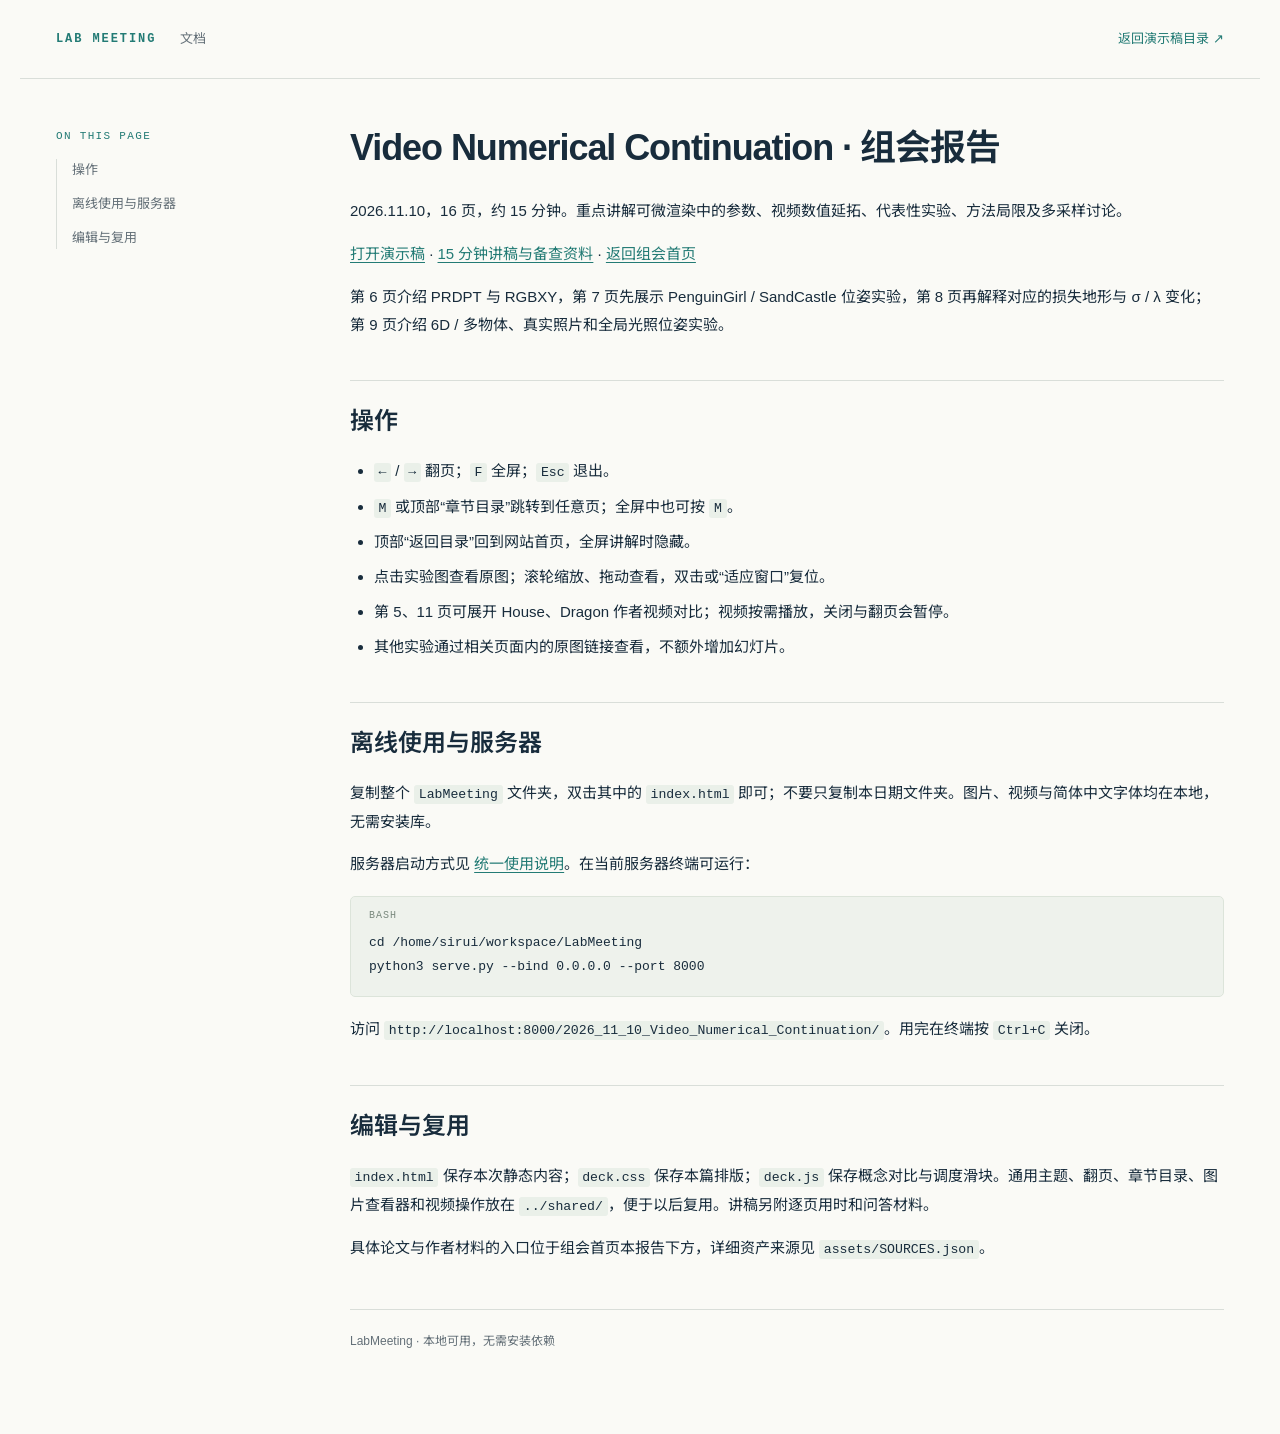
<file: 2026_11_10_Video_Numerical_Continuation/README.html>
<!doctype html>
<html lang="zh-Hans-CN">
<head>
  <meta charset="utf-8">
  <meta name="viewport" content="width=device-width, initial-scale=1">
  <title>Video Numerical Continuation · 组会报告 · LabMeeting</title>
  <link rel="stylesheet" href="../shared/presentation.css">
  <link rel="stylesheet" href="../shared/documentation.css">
</head>
<body class="documentation">
  <header class="doc-header"><a href="../index.html" class="doc-brand">LAB MEETING</a><span>文档</span><a href="../index.html">返回演示稿目录 ↗</a></header>
  <div class="doc-layout">
    <aside class="doc-sidebar"><p>ON THIS PAGE</p><nav aria-label="文档目录"><a href="#section-9">操作</a><a href="#section-18">离线使用与服务器</a><a href="#section-31">编辑与复用</a></nav></aside>
    <main class="doc-content"><h1 id="section-1">Video Numerical Continuation · 组会报告</h1>
<p>2026.11.10，16 页，约 15 分钟。重点讲解可微渲染中的参数、视频数值延拓、代表性实验、方法局限及多采样讨论。</p>
<p><a href="index.html">打开演示稿</a> · <a href="讲稿.html">15 分钟讲稿与备查资料</a> · <a href="../index.html">返回组会首页</a></p>
<p>第 6 页介绍 PRDPT 与 RGBXY，第 7 页先展示 PenguinGirl / SandCastle 位姿实验，第 8 页再解释对应的损失地形与 σ / λ 变化；第 9 页介绍 6D / 多物体、真实照片和全局光照位姿实验。</p>
<h2 id="section-9">操作</h2>
<ul><li><code>←</code> / <code>→</code> 翻页；<code>F</code> 全屏；<code>Esc</code> 退出。</li><li><code>M</code> 或顶部“章节目录”跳转到任意页；全屏中也可按 <code>M</code>。</li><li>顶部“返回目录”回到网站首页，全屏讲解时隐藏。</li><li>点击实验图查看原图；滚轮缩放、拖动查看，双击或“适应窗口”复位。</li><li>第 5、11 页可展开 House、Dragon 作者视频对比；视频按需播放，关闭与翻页会暂停。</li><li>其他实验通过相关页面内的原图链接查看，不额外增加幻灯片。</li></ul>
<h2 id="section-18">离线使用与服务器</h2>
<p>复制整个 <code>LabMeeting</code> 文件夹，双击其中的 <code>index.html</code> 即可；不要只复制本日期文件夹。图片、视频与简体中文字体均在本地，无需安装库。</p>
<p>服务器启动方式见 <a href="../README.html">统一使用说明</a>。在当前服务器终端可运行：</p>
<div class="code-block"><span class="code-language">bash</span><pre><code>cd /home/sirui/workspace/LabMeeting
python3 serve.py --bind 0.0.0.0 --port 8000</code></pre></div>
<p>访问 <code>http://localhost:8000/2026_11_10_Video_Numerical_Continuation/</code>。用完在终端按 <code>Ctrl+C</code> 关闭。</p>
<h2 id="section-31">编辑与复用</h2>
<p><code>index.html</code> 保存本次静态内容；<code>deck.css</code> 保存本篇排版；<code>deck.js</code> 保存概念对比与调度滑块。通用主题、翻页、章节目录、图片查看器和视频操作放在 <code>../shared/</code>，便于以后复用。讲稿另附逐页用时和问答材料。</p>
<p>具体论文与作者材料的入口位于组会首页本报告下方，详细资产来源见 <code>assets/SOURCES.json</code>。</p><footer class="doc-footer">LabMeeting · 本地可用，无需安装依赖</footer></main>
  </div>
</body>
</html>
</file>
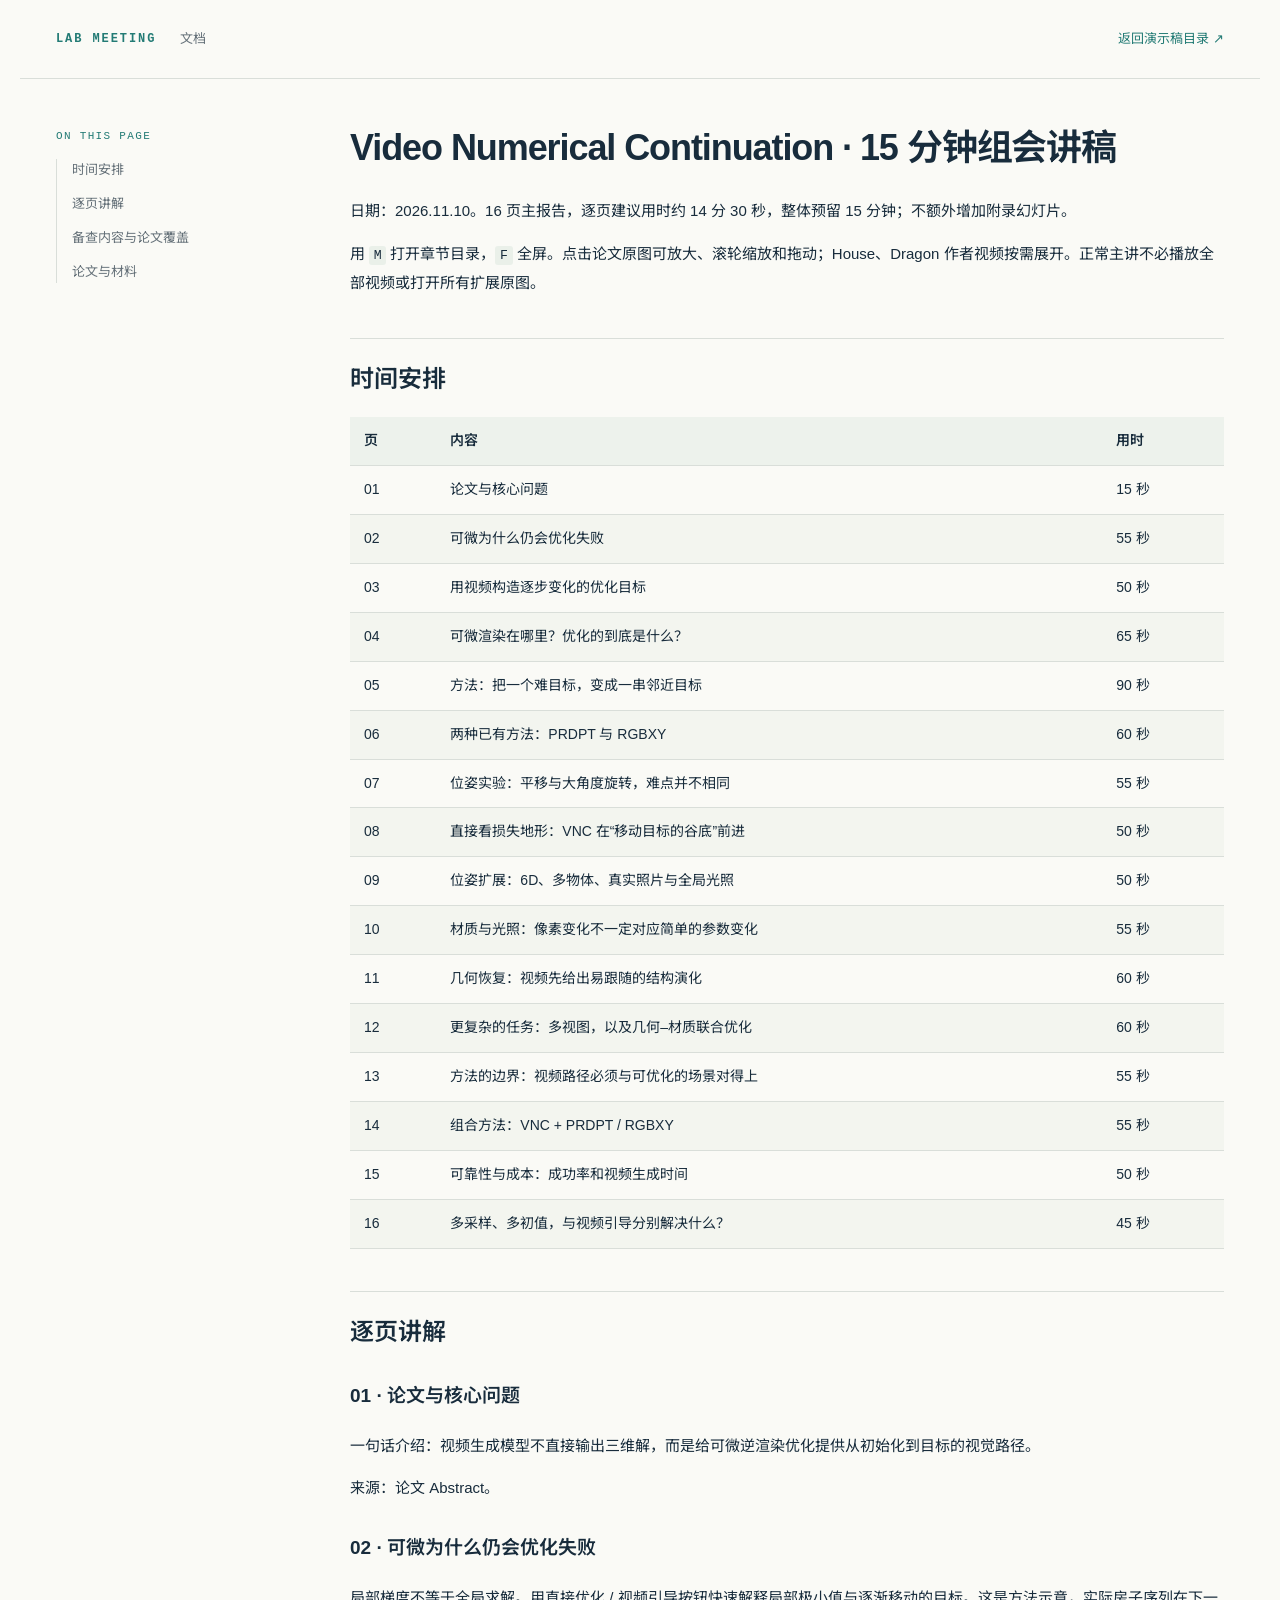
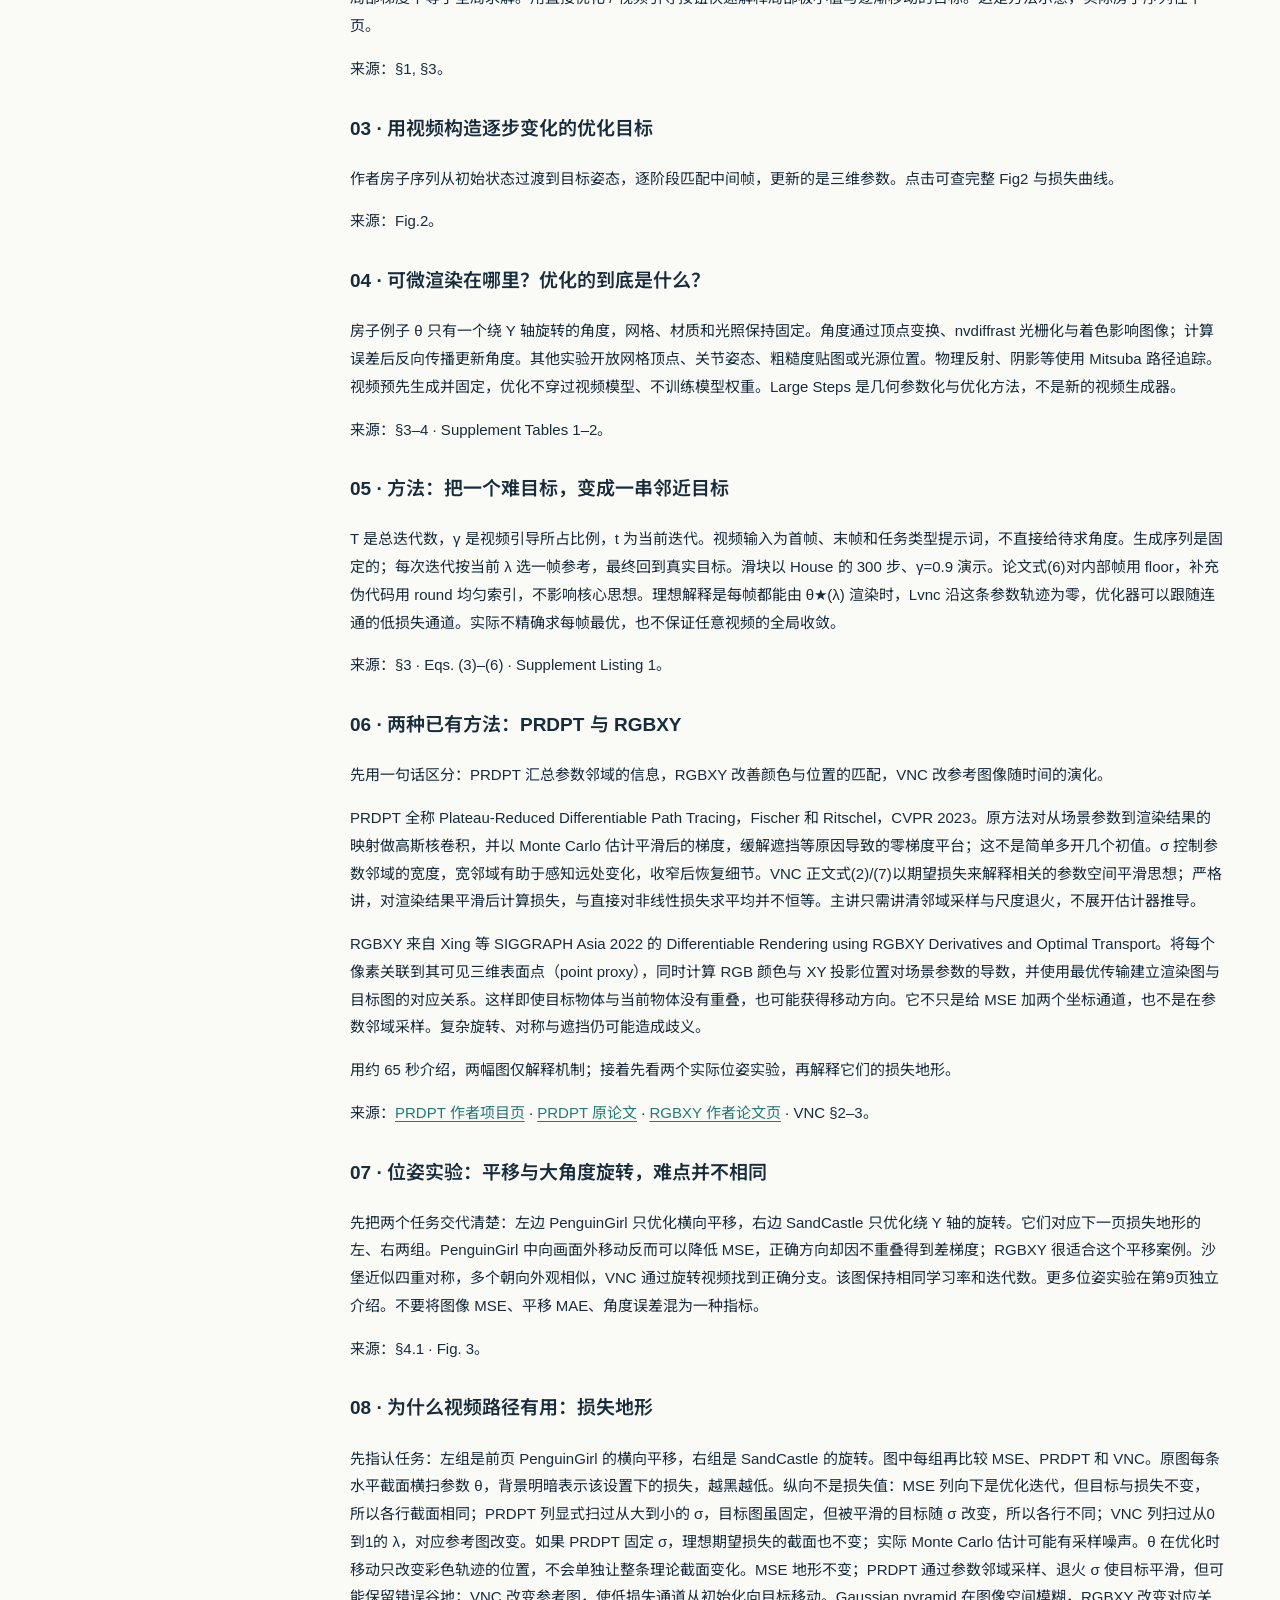
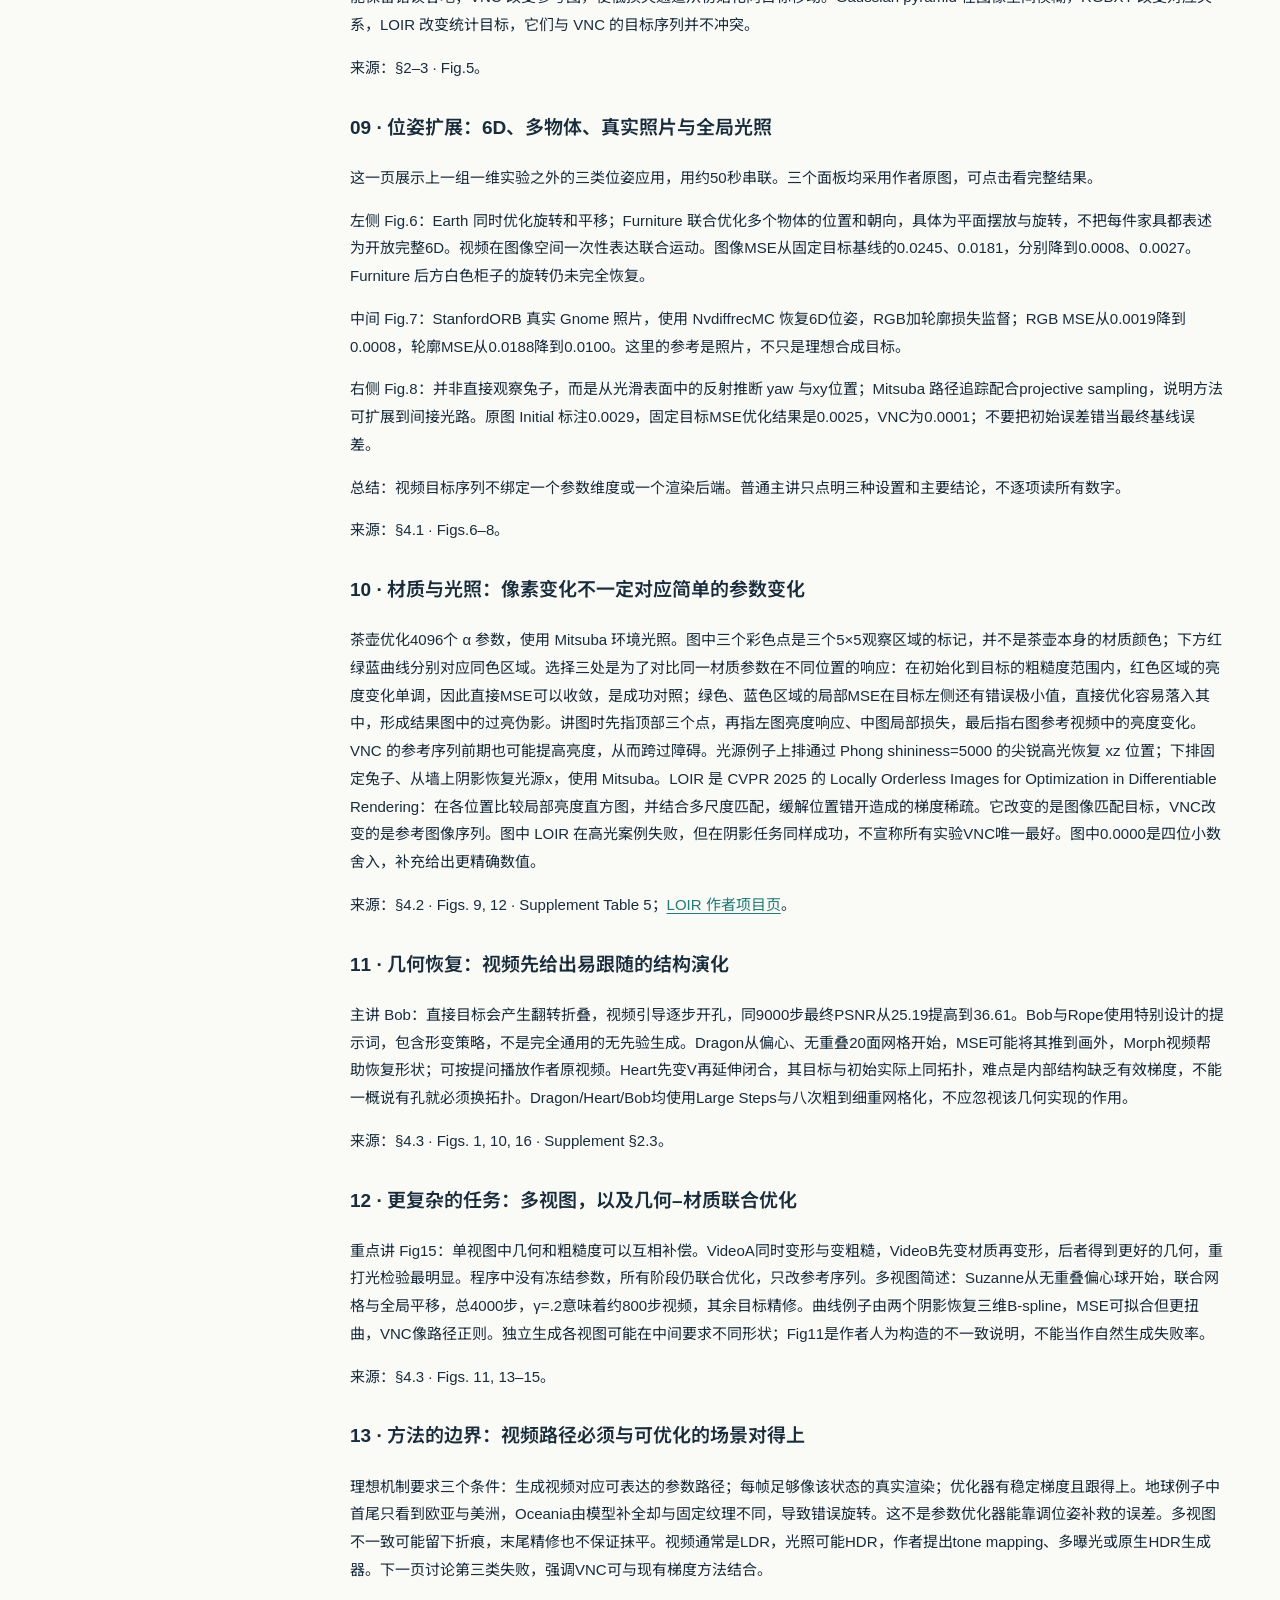
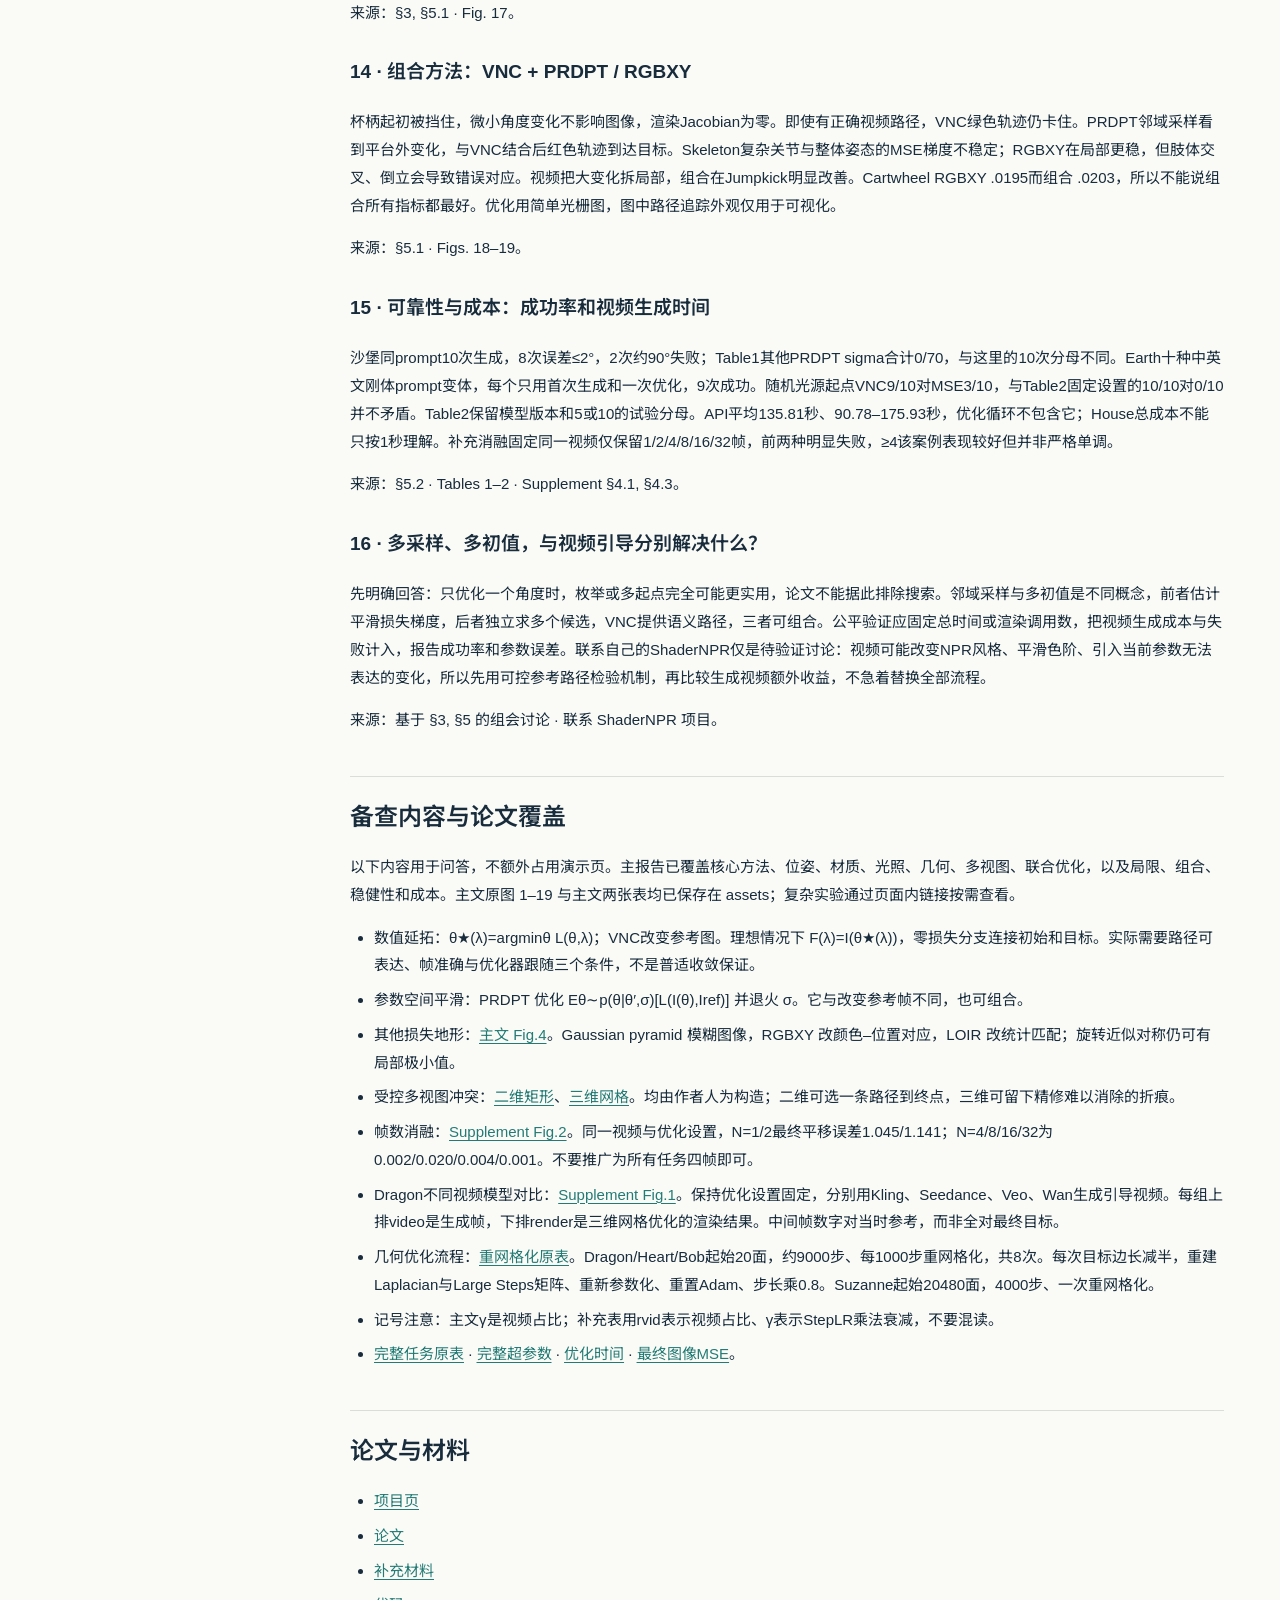
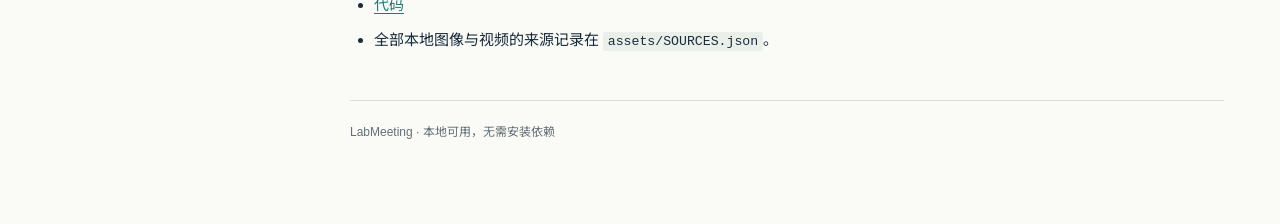
<file: 2026_11_10_Video_Numerical_Continuation/讲稿.html>
<!doctype html>
<html lang="zh-Hans-CN">
<head>
  <meta charset="utf-8">
  <meta name="viewport" content="width=device-width, initial-scale=1">
  <title>Video Numerical Continuation · 15 分钟组会讲稿 · LabMeeting</title>
  <link rel="stylesheet" href="../shared/presentation.css">
  <link rel="stylesheet" href="../shared/documentation.css">
</head>
<body class="documentation">
  <header class="doc-header"><a href="../index.html" class="doc-brand">LAB MEETING</a><span>文档</span><a href="../index.html">返回演示稿目录 ↗</a></header>
  <div class="doc-layout">
    <aside class="doc-sidebar"><p>ON THIS PAGE</p><nav aria-label="文档目录"><a href="#section-7">时间安排</a><a href="#section-28">逐页讲解</a><a href="#section-140">备查内容与论文覆盖</a><a href="#section-154">论文与材料</a></nav></aside>
    <main class="doc-content"><h1 id="section-1">Video Numerical Continuation · 15 分钟组会讲稿</h1>
<p>日期：2026.11.10。16 页主报告，逐页建议用时约 14 分 30 秒，整体预留 15 分钟；不额外增加附录幻灯片。</p>
<p>用 <code>M</code> 打开章节目录，<code>F</code> 全屏。点击论文原图可放大、滚轮缩放和拖动；House、Dragon 作者视频按需展开。正常主讲不必播放全部视频或打开所有扩展原图。</p>
<h2 id="section-7">时间安排</h2>
<div class="table-scroll"><table><thead><tr><th>页</th><th>内容</th><th>用时</th></tr></thead><tbody><tr><td>01</td><td>论文与核心问题</td><td>15 秒</td></tr><tr><td>02</td><td>可微为什么仍会优化失败</td><td>55 秒</td></tr><tr><td>03</td><td>用视频构造逐步变化的优化目标</td><td>50 秒</td></tr><tr><td>04</td><td>可微渲染在哪里？优化的到底是什么？</td><td>65 秒</td></tr><tr><td>05</td><td>方法：把一个难目标，变成一串邻近目标</td><td>90 秒</td></tr><tr><td>06</td><td>两种已有方法：PRDPT 与 RGBXY</td><td>60 秒</td></tr><tr><td>07</td><td>位姿实验：平移与大角度旋转，难点并不相同</td><td>55 秒</td></tr><tr><td>08</td><td>直接看损失地形：VNC 在“移动目标的谷底”前进</td><td>50 秒</td></tr><tr><td>09</td><td>位姿扩展：6D、多物体、真实照片与全局光照</td><td>50 秒</td></tr><tr><td>10</td><td>材质与光照：像素变化不一定对应简单的参数变化</td><td>55 秒</td></tr><tr><td>11</td><td>几何恢复：视频先给出易跟随的结构演化</td><td>60 秒</td></tr><tr><td>12</td><td>更复杂的任务：多视图，以及几何–材质联合优化</td><td>60 秒</td></tr><tr><td>13</td><td>方法的边界：视频路径必须与可优化的场景对得上</td><td>55 秒</td></tr><tr><td>14</td><td>组合方法：VNC + PRDPT / RGBXY</td><td>55 秒</td></tr><tr><td>15</td><td>可靠性与成本：成功率和视频生成时间</td><td>50 秒</td></tr><tr><td>16</td><td>多采样、多初值，与视频引导分别解决什么？</td><td>45 秒</td></tr></tbody></table></div>
<h2 id="section-28">逐页讲解</h2>
<h3 id="section-30">01 · 论文与核心问题</h3>
<p>一句话介绍：视频生成模型不直接输出三维解，而是给可微逆渲染优化提供从初始化到目标的视觉路径。</p>
<p>来源：论文 Abstract。</p>
<h3 id="section-36">02 · 可微为什么仍会优化失败</h3>
<p>局部梯度不等于全局求解。用直接优化 / 视频引导按钮快速解释局部极小值与逐渐移动的目标。这是方法示意，实际房子序列在下一页。</p>
<p>来源：§1, §3。</p>
<h3 id="section-42">03 · 用视频构造逐步变化的优化目标</h3>
<p>作者房子序列从初始状态过渡到目标姿态，逐阶段匹配中间帧，更新的是三维参数。点击可查完整 Fig2 与损失曲线。</p>
<p>来源：Fig.2。</p>
<h3 id="section-48">04 · 可微渲染在哪里？优化的到底是什么？</h3>
<p>房子例子 θ 只有一个绕 Y 轴旋转的角度，网格、材质和光照保持固定。角度通过顶点变换、nvdiffrast 光栅化与着色影响图像；计算误差后反向传播更新角度。其他实验开放网格顶点、关节姿态、粗糙度贴图或光源位置。物理反射、阴影等使用 Mitsuba 路径追踪。视频预先生成并固定，优化不穿过视频模型、不训练模型权重。Large Steps 是几何参数化与优化方法，不是新的视频生成器。</p>
<p>来源：§3–4 · Supplement Tables 1–2。</p>
<h3 id="section-54">05 · 方法：把一个难目标，变成一串邻近目标</h3>
<p>T 是总迭代数，γ 是视频引导所占比例，t 为当前迭代。视频输入为首帧、末帧和任务类型提示词，不直接给待求角度。生成序列是固定的；每次迭代按当前 λ 选一帧参考，最终回到真实目标。滑块以 House 的 300 步、γ=0.9 演示。论文式(6)对内部帧用 floor，补充伪代码用 round 均匀索引，不影响核心思想。理想解释是每帧都能由 θ★(λ) 渲染时，Lvnc 沿这条参数轨迹为零，优化器可以跟随连通的低损失通道。实际不精确求每帧最优，也不保证任意视频的全局收敛。</p>
<p>来源：§3 · Eqs. (3)–(6) · Supplement Listing 1。</p>
<h3 id="section-60">06 · 两种已有方法：PRDPT 与 RGBXY</h3>
<p>先用一句话区分：PRDPT 汇总参数邻域的信息，RGBXY 改善颜色与位置的匹配，VNC 改参考图像随时间的演化。</p>
<p>PRDPT 全称 Plateau-Reduced Differentiable Path Tracing，Fischer 和 Ritschel，CVPR 2023。原方法对从场景参数到渲染结果的映射做高斯核卷积，并以 Monte Carlo 估计平滑后的梯度，缓解遮挡等原因导致的零梯度平台；这不是简单多开几个初值。σ 控制参数邻域的宽度，宽邻域有助于感知远处变化，收窄后恢复细节。VNC 正文式(2)/(7)以期望损失来解释相关的参数空间平滑思想；严格讲，对渲染结果平滑后计算损失，与直接对非线性损失求平均并不恒等。主讲只需讲清邻域采样与尺度退火，不展开估计器推导。</p>
<p>RGBXY 来自 Xing 等 SIGGRAPH Asia 2022 的 Differentiable Rendering using RGBXY Derivatives and Optimal Transport。将每个像素关联到其可见三维表面点（point proxy），同时计算 RGB 颜色与 XY 投影位置对场景参数的导数，并使用最优传输建立渲染图与目标图的对应关系。这样即使目标物体与当前物体没有重叠，也可能获得移动方向。它不只是给 MSE 加两个坐标通道，也不是在参数邻域采样。复杂旋转、对称与遮挡仍可能造成歧义。</p>
<p>用约 65 秒介绍，两幅图仅解释机制；接着先看两个实际位姿实验，再解释它们的损失地形。</p>
<p>来源：<a href="https://mfischer-ucl.github.io/prdpt/" target="_blank" rel="noopener noreferrer">PRDPT 作者项目页</a> · <a href="https://mfischer-ucl.github.io/assets/prdpt_main.pdf" target="_blank" rel="noopener noreferrer">PRDPT 原论文</a> · <a href="https://jkxing.github.io/academic/publication/DROT" target="_blank" rel="noopener noreferrer">RGBXY 作者论文页</a> · VNC §2–3。</p>
<h3 id="section-72">07 · 位姿实验：平移与大角度旋转，难点并不相同</h3>
<p>先把两个任务交代清楚：左边 PenguinGirl 只优化横向平移，右边 SandCastle 只优化绕 Y 轴的旋转。它们对应下一页损失地形的左、右两组。PenguinGirl 中向画面外移动反而可以降低 MSE，正确方向却因不重叠得到差梯度；RGBXY 很适合这个平移案例。沙堡近似四重对称，多个朝向外观相似，VNC 通过旋转视频找到正确分支。该图保持相同学习率和迭代数。更多位姿实验在第9页独立介绍。不要将图像 MSE、平移 MAE、角度误差混为一种指标。</p>
<p>来源：§4.1 · Fig. 3。</p>
<h3 id="section-78">08 · 为什么视频路径有用：损失地形</h3>
<p>先指认任务：左组是前页 PenguinGirl 的横向平移，右组是 SandCastle 的旋转。图中每组再比较 MSE、PRDPT 和 VNC。原图每条水平截面横扫参数 θ，背景明暗表示该设置下的损失，越黑越低。纵向不是损失值：MSE 列向下是优化迭代，但目标与损失不变，所以各行截面相同；PRDPT 列显式扫过从大到小的 σ，目标图虽固定，但被平滑的目标随 σ 改变，所以各行不同；VNC 列扫过从0到1的 λ，对应参考图改变。如果 PRDPT 固定 σ，理想期望损失的截面也不变；实际 Monte Carlo 估计可能有采样噪声。θ 在优化时移动只改变彩色轨迹的位置，不会单独让整条理论截面变化。MSE 地形不变；PRDPT 通过参数邻域采样、退火 σ 使目标平滑，但可能保留错误谷地；VNC 改变参考图，使低损失通道从初始化向目标移动。Gaussian pyramid 在图像空间模糊，RGBXY 改变对应关系，LOIR 改变统计目标，它们与 VNC 的目标序列并不冲突。</p>
<p>来源：§2–3 · Fig.5。</p>
<h3 id="section-84">09 · 位姿扩展：6D、多物体、真实照片与全局光照</h3>
<p>这一页展示上一组一维实验之外的三类位姿应用，用约50秒串联。三个面板均采用作者原图，可点击看完整结果。</p>
<p>左侧 Fig.6：Earth 同时优化旋转和平移；Furniture 联合优化多个物体的位置和朝向，具体为平面摆放与旋转，不把每件家具都表述为开放完整6D。视频在图像空间一次性表达联合运动。图像MSE从固定目标基线的0.0245、0.0181，分别降到0.0008、0.0027。Furniture 后方白色柜子的旋转仍未完全恢复。</p>
<p>中间 Fig.7：StanfordORB 真实 Gnome 照片，使用 NvdiffrecMC 恢复6D位姿，RGB加轮廓损失监督；RGB MSE从0.0019降到0.0008，轮廓MSE从0.0188降到0.0100。这里的参考是照片，不只是理想合成目标。</p>
<p>右侧 Fig.8：并非直接观察兔子，而是从光滑表面中的反射推断 yaw 与xy位置；Mitsuba 路径追踪配合projective sampling，说明方法可扩展到间接光路。原图 Initial 标注0.0029，固定目标MSE优化结果是0.0025，VNC为0.0001；不要把初始误差错当最终基线误差。</p>
<p>总结：视频目标序列不绑定一个参数维度或一个渲染后端。普通主讲只点明三种设置和主要结论，不逐项读所有数字。</p>
<p>来源：§4.1 · Figs.6–8。</p>
<h3 id="section-98">10 · 材质与光照：像素变化不一定对应简单的参数变化</h3>
<p>茶壶优化4096个 α 参数，使用 Mitsuba 环境光照。图中三个彩色点是三个5×5观察区域的标记，并不是茶壶本身的材质颜色；下方红绿蓝曲线分别对应同色区域。选择三处是为了对比同一材质参数在不同位置的响应：在初始化到目标的粗糙度范围内，红色区域的亮度变化单调，因此直接MSE可以收敛，是成功对照；绿色、蓝色区域的局部MSE在目标左侧还有错误极小值，直接优化容易落入其中，形成结果图中的过亮伪影。讲图时先指顶部三个点，再指左图亮度响应、中图局部损失，最后指右图参考视频中的亮度变化。VNC 的参考序列前期也可能提高亮度，从而跨过障碍。光源例子上排通过 Phong shininess=5000 的尖锐高光恢复 xz 位置；下排固定兔子、从墙上阴影恢复光源x，使用 Mitsuba。LOIR 是 CVPR 2025 的 Locally Orderless Images for Optimization in Differentiable Rendering：在各位置比较局部亮度直方图，并结合多尺度匹配，缓解位置错开造成的梯度稀疏。它改变的是图像匹配目标，VNC改变的是参考图像序列。图中 LOIR 在高光案例失败，但在阴影任务同样成功，不宣称所有实验VNC唯一最好。图中0.0000是四位小数舍入，补充给出更精确数值。</p>
<p>来源：§4.2 · Figs. 9, 12 · Supplement Table 5；<a href="https://ishit.github.io/loir/" target="_blank" rel="noopener noreferrer">LOIR 作者项目页</a>。</p>
<h3 id="section-104">11 · 几何恢复：视频先给出易跟随的结构演化</h3>
<p>主讲 Bob：直接目标会产生翻转折叠，视频引导逐步开孔，同9000步最终PSNR从25.19提高到36.61。Bob与Rope使用特别设计的提示词，包含形变策略，不是完全通用的无先验生成。Dragon从偏心、无重叠20面网格开始，MSE可能将其推到画外，Morph视频帮助恢复形状；可按提问播放作者原视频。Heart先变V再延伸闭合，其目标与初始实际上同拓扑，难点是内部结构缺乏有效梯度，不能一概说有孔就必须换拓扑。Dragon/Heart/Bob均使用Large Steps与八次粗到细重网格化，不应忽视该几何实现的作用。</p>
<p>来源：§4.3 · Figs. 1, 10, 16 · Supplement §2.3。</p>
<h3 id="section-110">12 · 更复杂的任务：多视图，以及几何–材质联合优化</h3>
<p>重点讲 Fig15：单视图中几何和粗糙度可以互相补偿。VideoA同时变形与变粗糙，VideoB先变材质再变形，后者得到更好的几何，重打光检验最明显。程序中没有冻结参数，所有阶段仍联合优化，只改参考序列。多视图简述：Suzanne从无重叠偏心球开始，联合网格与全局平移，总4000步，γ=.2意味着约800步视频，其余目标精修。曲线例子由两个阴影恢复三维B-spline，MSE可拟合但更扭曲，VNC像路径正则。独立生成各视图可能在中间要求不同形状；Fig11是作者人为构造的不一致说明，不能当作自然生成失败率。</p>
<p>来源：§4.3 · Figs. 11, 13–15。</p>
<h3 id="section-116">13 · 方法的边界：视频路径必须与可优化的场景对得上</h3>
<p>理想机制要求三个条件：生成视频对应可表达的参数路径；每帧足够像该状态的真实渲染；优化器有稳定梯度且跟得上。地球例子中首尾只看到欧亚与美洲，Oceania由模型补全却与固定纹理不同，导致错误旋转。这不是参数优化器能靠调位姿补救的误差。多视图不一致可能留下折痕，末尾精修也不保证抹平。视频通常是LDR，光照可能HDR，作者提出tone mapping、多曝光或原生HDR生成器。下一页讨论第三类失败，强调VNC可与现有梯度方法结合。</p>
<p>来源：§3, §5.1 · Fig. 17。</p>
<h3 id="section-122">14 · 组合方法：VNC + PRDPT / RGBXY</h3>
<p>杯柄起初被挡住，微小角度变化不影响图像，渲染Jacobian为零。即使有正确视频路径，VNC绿色轨迹仍卡住。PRDPT邻域采样看到平台外变化，与VNC结合后红色轨迹到达目标。Skeleton复杂关节与整体姿态的MSE梯度不稳定；RGBXY在局部更稳，但肢体交叉、倒立会导致错误对应。视频把大变化拆局部，组合在Jumpkick明显改善。Cartwheel RGBXY .0195而组合 .0203，所以不能说组合所有指标都最好。优化用简单光栅图，图中路径追踪外观仅用于可视化。</p>
<p>来源：§5.1 · Figs. 18–19。</p>
<h3 id="section-128">15 · 可靠性与成本：成功率和视频生成时间</h3>
<p>沙堡同prompt10次生成，8次误差≤2°，2次约90°失败；Table1其他PRDPT sigma合计0/70，与这里的10次分母不同。Earth十种中英文刚体prompt变体，每个只用首次生成和一次优化，9次成功。随机光源起点VNC9/10对MSE3/10，与Table2固定设置的10/10对0/10并不矛盾。Table2保留模型版本和5或10的试验分母。API平均135.81秒、90.78–175.93秒，优化循环不包含它；House总成本不能只按1秒理解。补充消融固定同一视频仅保留1/2/4/8/16/32帧，前两种明显失败，≥4该案例表现较好但并非严格单调。</p>
<p>来源：§5.2 · Tables 1–2 · Supplement §4.1, §4.3。</p>
<h3 id="section-134">16 · 多采样、多初值，与视频引导分别解决什么？</h3>
<p>先明确回答：只优化一个角度时，枚举或多起点完全可能更实用，论文不能据此排除搜索。邻域采样与多初值是不同概念，前者估计平滑损失梯度，后者独立求多个候选，VNC提供语义路径，三者可组合。公平验证应固定总时间或渲染调用数，把视频生成成本与失败计入，报告成功率和参数误差。联系自己的ShaderNPR仅是待验证讨论：视频可能改变NPR风格、平滑色阶、引入当前参数无法表达的变化，所以先用可控参考路径检验机制，再比较生成视频额外收益，不急着替换全部流程。</p>
<p>来源：基于 §3, §5 的组会讨论 · 联系 ShaderNPR 项目。</p>
<h2 id="section-140">备查内容与论文覆盖</h2>
<p>以下内容用于问答，不额外占用演示页。主报告已覆盖核心方法、位姿、材质、光照、几何、多视图、联合优化，以及局限、组合、稳健性和成本。主文原图 1–19 与主文两张表均已保存在 assets；复杂实验通过页面内链接按需查看。</p>
<ul><li>数值延拓：θ★(λ)=argminθ L(θ,λ)；VNC改变参考图。理想情况下 F(λ)=I(θ★(λ))，零损失分支连接初始和目标。实际需要路径可表达、帧准确与优化器跟随三个条件，不是普适收敛保证。</li><li>参数空间平滑：PRDPT 优化 Eθ∼p(θ|θ′,σ)[L(I(θ),Iref)] 并退火 σ。它与改变参考帧不同，也可组合。</li><li>其他损失地形：<a href="assets/figure-04-landscapes.png">主文 Fig.4</a>。Gaussian pyramid 模糊图像，RGBXY 改颜色–位置对应，LOIR 改统计匹配；旋转近似对称仍可有局部极小值。</li><li>受控多视图冲突：<a href="assets/supp-figure-03-rectangle.png">二维矩形</a>、<a href="assets/supp-figure-04-inconsistency.png">三维网格</a>。均由作者人为构造；二维可选一条路径到终点，三维可留下精修难以消除的折痕。</li><li>帧数消融：<a href="assets/supp-figure-02-frame-budget.png">Supplement Fig.2</a>。同一视频与优化设置，N=1/2最终平移误差1.045/1.141；N=4/8/16/32为0.002/0.020/0.004/0.001。不要推广为所有任务四帧即可。</li><li>Dragon不同视频模型对比：<a href="assets/supp-figure-01-models.png">Supplement Fig.1</a>。保持优化设置固定，分别用Kling、Seedance、Veo、Wan生成引导视频。每组上排video是生成帧，下排render是三维网格优化的渲染结果。中间帧数字对当时参考，而非全对最终目标。</li><li>几何优化流程：<a href="assets/supp-table-03-remeshing.png">重网格化原表</a>。Dragon/Heart/Bob起始20面，约9000步、每1000步重网格化，共8次。每次目标边长减半，重建Laplacian与Large Steps矩阵、重新参数化、重置Adam、步长乘0.8。Suzanne起始20480面，4000步、一次重网格化。</li><li>记号注意：主文γ是视频占比；补充表用rvid表示视频占比、γ表示StepLR乘法衰减，不要混读。</li><li><a href="assets/supp-table-01-overview.png">完整任务原表</a> · <a href="assets/supp-table-02-hyperparameters.png">完整超参数</a> · <a href="assets/supp-table-04-runtime.png">优化时间</a> · <a href="assets/supp-table-05-mse.png">最终图像MSE</a>。</li></ul>
<h2 id="section-154">论文与材料</h2>
<ul><li><a href="https://ishit.github.io/vnc/index.html" target="_blank" rel="noopener noreferrer">项目页</a></li><li><a href="https://ishit.github.io/static/papers/haolin_siga26.pdf" target="_blank" rel="noopener noreferrer">论文</a></li><li><a href="https://suikasibyl.github.io/files/vnc/supplementary.pdf" target="_blank" rel="noopener noreferrer">补充材料</a></li><li><a href="https://github.com/SuikaSibyl/vnc" target="_blank" rel="noopener noreferrer">代码</a></li><li>全部本地图像与视频的来源记录在 <code>assets/SOURCES.json</code>。</li></ul><footer class="doc-footer">LabMeeting · 本地可用，无需安装依赖</footer></main>
  </div>
</body>
</html>
</file>
<file: shared/presentation.css>
/* LabMeeting · reusable presentation system. No external fonts or dependencies. */
@font-face {
  font-family: "Lab Sans SC";
  src: url("fonts/NotoSansSC-Variable.ttf") format("truetype");
  font-style: normal;
  font-weight: 100 900;
  font-display: swap;
  unicode-range: U+2E80-9FFF, U+F900-FAFF, U+FE10-FE6F, U+FF00-FFEF, U+20000-3134F;
}
:root {
  --paper: #fafaf6;
  --ink: #182c3c;
  --muted: #647078;
  --accent: #237b75;
  --accent-soft: #e5eeea;
  --warm: #bd714d;
  --line: #d9ded9;
  --canvas: #e8ece9;
  --font-sans: "Inter", "Aptos", "Segoe UI", "Lab Sans SC", "PingFang SC", "Microsoft YaHei", "Noto Sans CJK SC", sans-serif;
  --font-serif: "Iowan Old Style", "Palatino Linotype", "Book Antiqua", "Noto Serif CJK SC", "Lab Sans SC", Georgia, serif;
  --font-mono: "SFMono-Regular", Consolas, "Liberation Mono", "Lab Sans SC", monospace;
}
* { box-sizing: border-box; }
html, body { margin: 0; width: 100%; height: 100%; }
body { color: var(--ink); background: var(--canvas); font-family: var(--font-sans); -webkit-font-smoothing: antialiased; }
button, a { -webkit-tap-highlight-color: transparent; }
button { font: inherit; color: inherit; }
button:focus-visible, a:focus-visible { outline: 3px solid var(--accent); outline-offset: 5px; }
button { cursor: pointer; }
button:disabled { cursor: default; opacity: .28; }
button svg { width: 18px; height: 18px; fill: none; stroke: currentColor; stroke-width: 1.6; }
.presentation-shell { height: 100dvh; display: flex; flex-direction: column; padding: 0 30px; }
.app-bar { height: 68px; flex: 0 0 68px; display: flex; align-items: center; justify-content: space-between; gap: 16px; }
.app-brand { display: flex; align-items: center; gap: 11px; }
.app-back-link { display: inline-flex; align-items: center; gap: 7px; min-height: 32px; margin-right: 10px; padding-right: 20px; border-right: 1px solid #c7cfca; color: var(--muted); font-size: 12px; text-decoration: none; white-space: nowrap; }
.app-back-link svg { width: 16px; height: 16px; fill: none; stroke: currentColor; stroke-width: 1.6; }
.app-back-link:hover { color: var(--accent); }
.brand-glyph { display: inline-flex; align-items: flex-end; gap: 3px; height: 18px; }
.brand-glyph i { display: block; width: 4px; background: var(--accent); }
.brand-glyph i:nth-child(1) { height: 10px; }.brand-glyph i:nth-child(2) { height: 18px; }.brand-glyph i:nth-child(3) { height: 14px; }
.app-name { font-size: 12px; letter-spacing: .16em; font-weight: 700; }
.app-subtitle { margin-left: 20px; padding-left: 20px; border-left: 1px solid #c7cfca; color: var(--muted); font-size: 12px; }
.app-actions { display: flex; align-items: center; gap: 8px; }
.icon-button { width: 36px; height: 36px; background: transparent; border: 1px solid transparent; border-radius: 4px; display: inline-flex; align-items: center; justify-content: center; }
.icon-button:hover:not(:disabled) { background: #dce3de; border-color: #cbd4cd; }
.app-date { font-family: var(--font-mono); font-size: 11px; color: var(--muted); margin-right: 13px; }
.stage-viewport { flex: 1; min-height: 0; display: flex; justify-content: center; align-items: center; }
.stage-frame { position: relative; flex: 0 0 auto; box-shadow: 0 14px 42px #21352a0d, 0 1px 4px #21352a12; }
.deck { width: 1600px; height: 900px; position: absolute; top: 0; left: 0; transform-origin: top left; background: var(--paper); overflow: hidden; }
.slide { position: absolute; inset: 0; padding: 48px 76px 82px; background: var(--paper); overflow: hidden; }
.slide[hidden] { display: none !important; }
.slide.is-active { animation: slide-in .27s ease-out; }
@keyframes slide-in { from { opacity: .4; transform: translateY(6px); } to { opacity: 1; transform: none; } }
.slide-header { display: flex; align-items: center; justify-content: space-between; height: 28px; font-size: 13px; color: var(--muted); }
.eyebrow { text-transform: uppercase; font-family: var(--font-mono); font-size: 13px; letter-spacing: .13em; }
.section-marker { color: var(--accent); font-weight: 600; letter-spacing: .12em; }
.slide-header-right { display: flex; align-items: center; gap: 14px; }
.tiny-rule { display: inline-block; width: 30px; height: 1px; background: var(--accent); }
.slide-title { margin: 35px 0 14px; font-size: 49px; font-weight: 650; letter-spacing: -.04em; line-height: 1.3; }
.slide-subtitle { color: var(--muted); font-size: 21px; line-height: 1.65; margin: 0; }
.slide-footer { position: absolute; bottom: 27px; left: 76px; right: 76px; height: 31px; border-top: 1px solid var(--line); display: flex; align-items: flex-end; justify-content: space-between; gap: 20px; font-size: 12px; color: var(--muted); }
.slide-footer a { color: inherit; text-decoration: none; border-bottom: 1px solid #bec8bf; }
.slide-footer a:hover { color: var(--accent); }
.footer-page { font-family: var(--font-mono); display: flex; align-items: center; gap: 13px; }
.footer-page strong { color: var(--ink); font-weight: 500; }
.slide-footer .footer-short { color: #7e898d; font-size: 11px; letter-spacing: .04em; }
.deck-controls { min-height: 69px; flex: 0 0 69px; display: grid; grid-template-columns: 1fr auto 1fr; align-items: center; }
.controls-hint { color: #78837e; font-size: 11px; display: flex; align-items: center; gap: 7px; }
kbd { font: 10px var(--font-mono); border: 1px solid #cbd3cc; border-radius: 3px; padding: 2px 4px; }
.pager { display: flex; align-items: center; gap: 20px; }
.pager-number { font-family: var(--font-mono); font-size: 12px; min-width: 55px; text-align: center; color: var(--muted); }
.pager-number strong { color: var(--ink); font-weight: 500; }
.progress-tabs { display: flex; gap: 5px; }
.progress-tab { height: 26px; min-width: 32px; padding: 8px 0; background: none; border: 0; }
.progress-tab::after { content: ""; display: block; height: 3px; background: #c9d2cb; transition: background .2s; }
.progress-tab[aria-current="step"]::after { background: var(--accent); }
.deck-caption { justify-self: end; font-size: 11px; color: #78837e; letter-spacing: .05em; }
.accent { color: var(--accent); }.warm { color: var(--warm); }
.serif { font-family: var(--font-serif); }.mono { font-family: var(--font-mono); }
.muted { color: var(--muted); }
.figure-label { font-size: 12px; color: var(--muted); letter-spacing: .05em; }
.formula { font-family: var(--font-serif); font-size: 32px; letter-spacing: .01em; }
.math-sub { font-size: .6em; vertical-align: sub; }.math-sup { font-size: .6em; vertical-align: super; }
.help-dialog { border: 1px solid var(--line); border-radius: 8px; padding: 32px; background: var(--paper); color: var(--ink); max-width: 440px; width: calc(100% - 32px); box-shadow: 0 24px 80px #102c3c22; }
.help-dialog::backdrop { background: #182c3c66; backdrop-filter: blur(4px); }
.help-dialog h2 { margin: 0 0 24px; font-size: 23px; }
.help-dialog dl { display: grid; grid-template-columns: 1fr auto; gap: 16px; font-size: 14px; }
.help-dialog dd { margin: 0; color: var(--muted); }.help-dialog dt { margin: 0; }
.dialog-close { width: 100%; padding: 11px; background: var(--ink); color: white; border: none; border-radius: 3px; margin-top: 16px; }
.sr-only { position: absolute; width: 1px; height: 1px; padding: 0; margin: -1px; overflow: hidden; clip: rect(0,0,0,0); white-space: nowrap; border: 0; }
body.is-presenting .app-bar, body.is-presenting .deck-controls { display: none; }
body.is-presenting .presentation-shell { padding: 0; background: #101b22; }
body.is-presenting .stage-frame { box-shadow: none; }
@media (max-width: 720px) {
  .presentation-shell { padding: 0 10px; }
  .app-bar { height: 52px; flex-basis: 52px; }
  .app-subtitle, .app-date, .controls-hint, .deck-caption { display: none; }
  .app-name { font-size: 10px; }
  .app-back-link { margin-right: 3px; padding-right: 12px; }
  .deck-controls { grid-template-columns: 1fr; flex-basis: 60px; }
  .pager { justify-self: center; gap: 12px; }
}
@media (prefers-reduced-motion: reduce) {
  *, *::before, *::after { animation: none !important; transition: none !important; }
}
@page { size: 1600px 900px; margin: 0; }
@media print {
  html, body, .presentation-shell { width: 1600px; height: auto; margin: 0; padding: 0; background: white; display: block; }
  .app-bar, .deck-controls, .help-dialog { display: none !important; }
  .stage-viewport, .stage-frame { display: block; width: 1600px !important; height: auto !important; box-shadow: none; }
  .deck { position: static; width: 1600px; height: auto; transform: none !important; overflow: visible; }
  .slide, .slide[hidden] { display: block !important; position: relative; width: 1600px; height: 900px; break-after: page; animation: none; }
  .slide:last-child { break-after: auto; }
  * { -webkit-print-color-adjust: exact; print-color-adjust: exact; }
}

/* Optional reusable controls: chapter overview, source-image viewer, author videos. */
.text-button { display: inline-flex; align-items: center; justify-content: center; gap: 10px; border: 1px solid #becdc1; background: #f2f5ef; color: var(--accent); font-size: 13px; line-height: 1.5; padding: 9px 13px; border-radius: 3px; text-decoration: none; }
.text-button:hover { border-color: var(--accent); background: #e5eee5; }
.deck-controls { grid-template-columns: 170px minmax(0, 1fr) 260px; }
.pager { gap: 13px; justify-self: center; }
.progress-tabs { gap: 4px; max-width: 39vw; }
.progress-tab { flex: 1 1 18px; min-width: 6px; width: 18px; }
.outline-dialog, .figure-dialog, .demo-dialog { color: var(--ink); background: var(--paper); border: 1px solid var(--line); border-radius: 6px; box-shadow: 0 24px 90px #102c3c44; max-height: 92dvh; }
.outline-dialog::backdrop, .figure-dialog::backdrop, .demo-dialog::backdrop { background: #182c3c99; backdrop-filter: blur(4px); }
.outline-dialog { width: min(1120px, 94vw); max-width: 94vw; padding: 30px; }
.outline-dialog > header, .demo-dialog > header { display: flex; align-items: center; justify-content: space-between; gap: 25px; margin-bottom: 25px; }
.outline-dialog h2 { font-size: 27px; font-weight: 550; margin: 10px 0 0; }
.outline-grid { display: grid; grid-template-columns: 1fr 1fr; gap: 30px; }
.outline-chapter h3 { color: var(--accent); font: 12px var(--font-mono); margin: 0 0 12px; }
.outline-item { display: flex; align-items: baseline; gap: 14px; width: 100%; text-align: left; font-size: 14px; line-height: 1.7; padding: 9px 10px; color: var(--ink); background: transparent; border: 0; border-bottom: 1px solid var(--line); }
.outline-item span { color: var(--muted); font: 11px var(--font-mono); }
.outline-item:hover, .outline-item[aria-current="page"] { color: var(--accent); background: #eaf0e9; }
.figure-close { background: #edf2eb; color: var(--ink); border: 1px solid var(--line); border-radius: 3px; padding: 7px 13px; font-size: 12px; white-space: nowrap; }
.figure-dialog { width: min(1540px, 96vw); max-width: 96vw; padding: 18px; overflow: hidden; }
.figure-dialog > header { display: flex; align-items: center; justify-content: space-between; gap: 15px; min-height: 33px; margin-bottom: 14px; font-size: 13px; color: var(--muted); }
.figure-actions { display: flex; align-items: center; gap: 14px; }
.figure-actions > span { font-size: 11px; }
.figure-actions > a { color: var(--accent); white-space: nowrap; }
.figure-viewport { height: min(72dvh, 780px); position: relative; overflow: hidden; display: flex; align-items: center; justify-content: center; background: white; touch-action: none; }
.figure-viewport img { display: block; max-width: 100%; max-height: 100%; width: auto; height: auto; object-fit: contain; transform-origin: center; cursor: grab; user-select: none; }
.figure-viewport.is-dragging img { cursor: grabbing; }
.demo-dialog { width: min(1400px, 96vw); max-width: 96vw; padding: 25px; }
.demo-dialog h2 { font-size: 21px; font-weight: 550; margin: 0; }
.video-grid { display: grid; grid-template-columns: repeat(3, minmax(0, 1fr)); gap: 22px; }
.video-card { margin: 0; border: 1px solid var(--line); background: white; overflow: hidden; }
.video-card figcaption { padding: 12px 15px; }
.video-card b { display: block; font-size: 19px; font-weight: 550; }
.video-card small { display: block; color: var(--muted); font-size: 12px; margin-top: 7px; }
.video-card video { display: block; width: 100%; height: min(42dvh, 360px); object-fit: contain; background: #edf1ec; }
.video-tools { display: flex; align-items: center; flex-wrap: wrap; gap: 15px; margin-top: 16px; }
.video-tools > span { color: var(--muted); font-size: 13px; }
@media (max-width: 1150px) { .deck-caption { display: none; }.deck-controls { grid-template-columns: 140px 1fr 0; }.app-subtitle { display: none; } }
@media (max-width: 720px) {
  .deck-controls { grid-template-columns: 1fr; }.progress-tabs { max-width: 40vw; }.progress-tab { width: 9px; }
  .app-actions .text-button { font-size: 11px; padding: 6px; }.app-actions .text-button kbd { display: none; }
  .outline-grid { grid-template-columns: 1fr; gap: 22px; }.outline-dialog { padding: 22px; }
  .figure-dialog > header { align-items: flex-start; flex-direction: column; }.figure-actions { width: 100%; justify-content: flex-end; }.figure-actions > span { display: none; }
  .video-grid { gap: 8px; }.video-card figcaption { padding: 8px; }.video-card b { font-size: 12px; }.video-card small { font-size: 10px; }.demo-dialog { padding: 14px; }
}
@media print { .outline-dialog, .figure-dialog, .demo-dialog { display: none !important; } }
@media (max-width: 540px) { .app-brand .brand-glyph, .app-name { display: none; } }

/* Optional context for source figures, kept outside the zoomable image. */
.figure-dialog[open] { display: flex; flex-direction: column; }
.figure-dialog > header { flex: 0 0 auto; }
.figure-description { flex: 0 0 auto; margin: 0 0 12px; font-size: 14px; line-height: 1.65; color: var(--muted); }
.figure-description[hidden] { display: none; }
.figure-dialog .figure-viewport { flex: 0 1 auto; min-height: 0; }
</file>
<file: 2026_10_24_Reference_Driven_Shader_and_Control_Maps/styles.css>
@font-face{font-family:ReportSans;src:url('assets/report-sans-regular-6ef4b320e4.woff') format('woff');font-style:normal;font-weight:400;font-display:swap}
@font-face{font-family:ReportSans;src:url('assets/report-sans-medium-7f2db52067.woff') format('woff');font-style:normal;font-weight:500;font-display:swap}
@font-face{font-family:Inter;src:url('assets/inter.woff2') format('woff2');font-style:normal;font-weight:100 900;font-display:swap}
:root{font-synthesis:none;--paper:#f7f8f3;--ink:#183b32;--muted:#727d73;--line:#dce2d7;--green:#247250;--mint:#e5eedc;--mono:Inter,ReportSans,Consolas,monospace;--sans:Inter,ReportSans,"Microsoft YaHei","PingFang SC",sans-serif}
*{box-sizing:border-box}html,body{margin:0;width:100%;height:100%}body{background:#e4e7df;color:var(--ink);font-family:var(--sans);overflow:hidden;-webkit-font-smoothing:antialiased}button,a,input{-webkit-tap-highlight-color:transparent}button{font:inherit;color:inherit;cursor:pointer}button:focus-visible,a:focus-visible,input:focus-visible{outline:3px solid #bc8d38;outline-offset:5px}button{border:0}button:disabled{cursor:default}a{color:inherit;text-decoration:none}h1,h2,h3,p,figure{margin:0}#viewport{position:fixed;inset:0;display:flex;align-items:center;justify-content:center}#deck{position:absolute;width:1600px;height:900px;background:var(--paper);overflow:hidden;transform-origin:center center;box-shadow:0 16px 80px #233b2710}.masthead{position:absolute;left:70px;right:70px;top:0;height:86px;border-bottom:1px solid var(--line);display:flex;align-items:center;justify-content:space-between;z-index:5}.brand{display:flex;align-items:center;gap:15px}.brand-mark{position:relative;width:33px;height:33px;font-size:25px;font-weight:650;letter-spacing:-7px;line-height:27px;transform:rotate(-9deg)}.brand-mark span{font-size:21px;position:relative;top:5px;color:#8ba87b}.brand strong{font-size:20px;font-weight:650;letter-spacing:-.5px}.brand-divider{height:17px;width:1px;background:#cdd5c7;margin:0 3px}.report-label{font-size:13px;letter-spacing:1px;color:var(--muted)}.masthead-right{display:flex;gap:28px;align-items:center}.edition{font-size:11px;letter-spacing:2px;color:var(--muted);font-family:var(--mono)}.icon-button{display:grid;place-items:center;background:transparent;width:30px;height:30px;border-radius:5px}.icon-button:hover{background:var(--mint)}.icon-button svg{width:22px;height:22px}.slide{position:absolute;inset:86px 0 80px;padding:43px 70px 0;visibility:hidden;opacity:0;pointer-events:none;transition:opacity .24s ease}.slide.active{visibility:visible;opacity:1;pointer-events:auto}.eyebrow{font-family:var(--mono);font-size:12px;font-weight:550;letter-spacing:2.5px;display:flex;align-items:center;gap:14px;color:var(--green)}.small-line{display:inline-block;width:26px;height:1px;background:#7b9a70}.section-heading h2{font-size:48px;line-height:1.38;font-weight:600;letter-spacing:-1.8px;margin-top:17px}.wide-heading{display:flex;align-items:flex-end;justify-content:space-between}.wide-heading>p{font-size:17px;line-height:1.8;color:var(--muted);padding-bottom:8px}.cover{padding:0}.cover-copy{position:absolute;left:84px;top:97px;width:760px;z-index:2}.cover h1{font-size:67px;letter-spacing:-2.8px;font-weight:650;line-height:1.38;margin:24px 0 20px}.serif-word{font-family:Georgia,"Times New Roman",serif;font-size:1.14em;letter-spacing:-4px;font-weight:400;font-style:italic}.title-dot{color:#9eb27d}.cover-subtitle{font-size:23px;font-weight:450;letter-spacing:.2px}.cover-description{font-size:18px;line-height:1.95;color:var(--muted);margin-top:23px}.cover-topics{display:flex;gap:0;font-size:12px;margin-top:33px;color:#53704d}.cover-topics span{padding:0 17px;border-right:1px solid #cbd6c2}.cover-topics span:first-child{padding-left:0}.cover-topics span:last-child{border:0}.cover-meta{display:flex;gap:17px;align-items:center;margin-top:62px}.meta-rule{height:39px;width:3px;background:#9aaf80}.cover-meta strong{display:block;font-size:13px;font-weight:500}.cover-meta div>span{font-family:var(--mono);display:block;font-size:11px;color:var(--muted);margin-top:10px;letter-spacing:1px}.cover-meta i{font-style:normal;margin:0 8px;color:#a1ac96}.cover-visual{position:absolute;left:850px;right:0;top:0;bottom:0;background:#edf1e6;overflow:hidden}.visual-grid{position:absolute;inset:0;background-image:linear-gradient(#41613806 1px,transparent 1px),linear-gradient(90deg,#41613806 1px,transparent 1px);background-size:42px 42px}.orb{position:absolute;width:510px;height:510px;left:107px;top:92px;border-radius:50%;background:#dce8ca}.orb-ring{position:absolute;width:585px;height:585px;left:70px;top:55px;border:1px solid #b5c7a666;border-radius:50%}.hero-character{position:absolute;width:674px;height:674px;object-fit:contain;left:34px;top:9px;filter:drop-shadow(0 15px 13px #2b45271a)}.visual-caption{position:absolute;left:35px;top:32px;font-family:var(--mono);font-size:11px;letter-spacing:1.7px;z-index:2;color:#53684a;display:flex;align-items:center;gap:9px}.status-dot{display:block;width:6px;height:6px;background:#527a3a;border-radius:50%}.caption-separator{color:#91a47b;margin:0 4px}.reference-stamp{position:absolute;right:30px;top:470px;width:166px;height:195px;background:#f8faf1e8;border:1px solid #c8d4bb;border-radius:2px;transform:rotate(5deg);box-shadow:0 10px 30px #39512c0a;padding:13px 12px 8px}.reference-stamp>span{font-family:var(--mono);font-size:8px;letter-spacing:1.1px;color:#708260}.reference-stamp img{width:140px;height:140px;object-fit:contain}.reference-stamp>div{font-size:9px;display:flex;align-items:center;justify-content:space-between}.reference-stamp svg{width:22px;height:12px}.visual-bottom{position:absolute;bottom:24px;left:35px;right:35px;display:flex;justify-content:space-between;align-items:center;font-size:12px;color:#667959}.visual-bottom b{font-weight:400;margin:0 8px;color:#96aa80}.visual-bottom>span:last-child{font-family:var(--mono);font-size:9px;letter-spacing:1px}.problem .section-heading{position:absolute;top:43px;left:70px}.problem .section-heading h2{font-size:44px}.problem-layout{display:grid;grid-template-columns:480px 1fr;gap:58px;height:100%}.problem-copy{padding-top:194px}.section-intro{color:var(--muted);font-size:17px;line-height:1.85}.challenge-list{list-style:none;margin:25px 0 0;padding:0}.challenge-list li{display:flex;gap:18px;padding:19px 0;border-top:1px solid var(--line)}.challenge-number{font-family:var(--mono);font-size:11px;color:#7c9669;line-height:26px}.challenge-list h3{font-size:20px;font-weight:550}.challenge-list p{font-size:14px;color:var(--muted);margin-top:6px}.objective{margin-top:17px;display:flex;gap:23px;background:#eaf0e1;padding:19px 24px;border-left:2px solid #799861}.objective>span{font-size:11px;color:#668154;padding-top:3px;white-space:nowrap}.objective p{font-size:16px;line-height:1.8}.objective strong{font-weight:550}.comparison-panel{background:#edf0e8;border:1px solid #dce4d4;height:641px;margin-top:2px;border-radius:3px;overflow:hidden;display:flex;flex-direction:column}.panel-topline{height:46px;display:flex;align-items:center;justify-content:space-between;border-bottom:1px solid #d4decb;padding:0 23px;font-family:var(--mono);font-size:10px;letter-spacing:1px;color:#6f8064}.drag-hint{letter-spacing:1px;font-family:var(--sans);font-size:11px}.comparison{position:relative;flex:1;isolation:isolate;min-height:0;background-image:radial-gradient(ellipse at center,#e6eddd,transparent 70%)}.comparison-layer{position:absolute;inset:0;overflow:hidden}.comparison-layer>img{height:100%;width:100%;object-fit:contain}.comparison-before{background:#f0f1eb}.comparison-after{clip-path:inset(0 0 0 var(--split));background:#e4ecdc}.image-tag{position:absolute;bottom:22px;padding:8px 13px;font-size:11px;border:1px solid #d3ddc8;border-radius:2px;background:#f7faf0d9}.before-tag{left:23px}.after-tag{right:23px}.compare-divider{position:absolute;top:0;bottom:0;left:var(--split);width:1.5px;background:#fafcf6;box-shadow:0 0 0 1px #47653638;pointer-events:none;z-index:3}.compare-divider>span{position:absolute;top:48%;left:-19px;width:40px;height:40px;display:grid;place-items:center;background:var(--paper);color:#406333;border:1px solid #9daf8b;border-radius:50%;font-size:20px;box-shadow:0 4px 16px #42563612}#compare-range{position:absolute;inset:0;width:100%;height:100%;margin:0;opacity:0;cursor:ew-resize;z-index:4}.comparison:has(#compare-range:focus-visible){outline:3px solid #bc8d38;outline-offset:-4px}.mini-reference{position:absolute;top:19px;right:19px;width:115px;background:#ffffffa6;border:1px solid #d3dec6;border-radius:3px;padding:7px;z-index:2;pointer-events:none}.mini-reference img{width:100%;height:110px;object-fit:contain}.mini-reference span{display:block;font-size:9px;text-align:center;color:#748269}.comparison-bottom{height:45px;padding:0 23px;display:flex;align-items:center;justify-content:space-between;border-top:1px solid #d4decb;font-size:11px;color:#76826e}.comparison-bottom>span:first-child{color:#405c36}.framework .section-heading h2{font-size:45px}.pipeline{margin-top:30px;display:flex;flex-direction:column;gap:18px}.pipeline-row{display:grid;grid-template-columns:145px 1fr;align-items:center;gap:24px}.row-marker{position:relative;display:flex;flex-direction:column;padding-left:37px;gap:7px}.row-marker>span{position:absolute;left:0;top:0;color:#a3b391;font-size:19px;font-family:Georgia,serif;font-style:italic}.row-marker strong{font-size:15px;font-weight:550}.row-marker small{font-family:var(--mono);font-size:8px;letter-spacing:1px;color:#8a9781}.pipeline-nodes{display:grid;grid-template-columns:repeat(4,1fr);gap:22px}.flow-node{position:relative;text-align:left;height:117px;padding:16px 19px;background:#f0f3e9;border:1px solid #d7dfcd;border-radius:3px;transition:background .15s,border-color .15s}.flow-node:not(:last-child):after{position:absolute;content:'→';right:-18px;top:47px;font-size:15px;color:#a0b18d}.flow-node:hover,.flow-node.selected{border-color:#7d9b64;background:#e4edd9}.node-code{font-family:var(--mono);font-size:10px;letter-spacing:1.2px;color:#849674;display:flex;justify-content:space-between;align-items:center}.flow-node h3{font-size:21px;font-weight:550;margin-top:8px;letter-spacing:-.5px}.flow-node p{font-size:11px;color:#77886b;margin-top:8px;white-space:nowrap}.flow-node.optional{background:transparent;border-style:dashed}.flow-node.optional h3{color:#849079}.node-code em{font-style:normal;font-family:var(--sans);font-size:9px;letter-spacing:0;color:#849079}.pipeline-detail{display:flex;align-items:center;gap:18px;margin-top:24px;margin-left:169px;padding:15px 0;border-top:1px solid var(--line);border-bottom:1px solid var(--line);min-height:70px}.detail-indicator{font-size:10px;letter-spacing:1px;white-space:nowrap;color:var(--green)}.pipeline-detail p{font-size:12px;line-height:1.8;color:#677660;flex:1}.click-hint{font-size:9px;color:#91a186;white-space:nowrap}.pipeline-output{display:flex;align-items:center;gap:22px;margin-left:169px;margin-top:21px;font-size:12px;color:#66785c}.pipeline-output strong{font-weight:550;color:#36532d}.output-arrow{color:#93a484}.output-symbol{font-size:22px;color:#7d966b;margin-right:-9px}.method-badge{font-family:var(--mono);font-size:11px;letter-spacing:1px;margin-bottom:11px;padding:9px 12px;background:#e8efdd;border:1px solid #d7e1c9;border-radius:2px;color:#5f7f47}.method-badge span{font-family:var(--sans);font-size:11px;letter-spacing:0;margin-left:16px}.alignment-layout{display:grid;grid-template-columns:430px 1fr;gap:46px;margin-top:36px}.method-step{display:flex;gap:17px;padding:17px 0 24px;border-top:1px solid var(--line)}.step-index{font-family:var(--mono);font-size:11px;color:#8aa075;margin-top:5px}.method-step h3{font-size:20px;font-weight:550}.method-step p{font-size:15px;line-height:1.8;color:var(--muted);margin-top:9px}.text-button{background:transparent;padding:0 0 6px;border-bottom:1px solid #8ea37c;color:#5a7945;font-size:12px;display:inline-flex;gap:42px;margin-left:34px}.text-button:hover{color:#204d31;border-color:#204d31}.camera-metric{display:flex;gap:25px;margin:26px 0 0 34px;align-items:center}.camera-metric>strong{font-family:var(--mono);font-weight:450;font-size:39px;letter-spacing:-2px;color:#466a33}.camera-metric>strong span{display:block;font-size:10px;letter-spacing:1.8px;text-align:right;margin-top:4px;color:#7e936d}.camera-metric>p{border-left:1px solid #cbd6c1;padding-left:24px;font-size:12px;line-height:1.6}.camera-metric small{display:block;font-size:9px;color:#8a9682;margin-top:5px}.alignment-figures{padding-top:0}.figure-sequence{display:grid;grid-template-columns:1fr 22px 1fr 22px 1fr;gap:6px;align-items:start}.figure-plate{position:relative;display:block;width:100%;height:315px;background:#edf1e5;border:1px solid #d9e1d0;border-radius:3px;overflow:hidden;padding:0}.figure-plate img{height:100%;width:100%;object-fit:contain}.normal-plate{background:#e6eae4}.overlap-plate{background:#202020}.overlap-plate img{object-fit:contain}.zoom-icon{position:absolute;right:8px;bottom:8px;font-size:15px;background:#f6f8f0b3;width:24px;height:24px;display:grid;place-items:center;border-radius:2px}.sequence-arrow{font-size:18px;color:#9bab8b;margin-top:145px;text-align:center}.figure-sequence figcaption{font-size:13px;margin-top:15px;font-weight:500;white-space:nowrap}.figure-sequence figcaption>span{font-family:var(--mono);font-size:9px;color:#8a9e78;margin-right:9px}.figure-sequence figcaption small{display:block;font-size:10px;font-weight:400;color:#8a9681;margin-top:8px;padding-left:25px}.alignment-insight{display:flex;gap:23px;margin-top:30px;padding:21px 25px;background:#e8efdd;border-left:2px solid #8ba574}.insight-mark{font-size:24px;color:#85a066}.alignment-insight p{font-size:16px;line-height:1.8;color:#688059}.alignment-insight strong{font-weight:500;color:#36542c}.next-method{margin-top:18px;display:flex;gap:15px;align-items:center;color:#8a987e;font-size:10px}.next-method>span:first-child{font-size:9px;border:1px solid #d3ddc8;padding:4px 7px}.next-method p{font-size:11px}.next-method b{font-weight:400;margin:0 6px;color:#64834d}.next-code{margin-left:auto;letter-spacing:1px;font-family:var(--mono)}.deck-footer{position:absolute;bottom:0;left:70px;right:70px;height:80px;border-top:1px solid var(--line);display:flex;align-items:center;justify-content:space-between;z-index:6;background:var(--paper)}.footer-left{display:flex;align-items:center;gap:14px;min-width:275px;font-size:11px;color:#85917e}.footer-project{font-family:var(--mono);color:#4d6541;font-size:11px;font-weight:550;letter-spacing:.4px}.footer-slash{color:#b9c5b0}.slide-nav{display:flex;gap:18px;position:absolute;left:50%;transform:translateX(-50%)}.nav-item{display:flex;align-items:center;gap:8px;background:none;padding:12px 0;color:#a4af9a}.nav-item span{font-family:var(--mono);font-size:9px}.nav-item i{display:block;width:29px;height:2px;background:#d6dfcc;transition:width .2s,background .2s}.nav-item.active{color:#37562c}.nav-item.active i{width:57px;background:#5f7e48}.nav-item:hover i{background:#789563}.footer-controls{display:flex;gap:15px;align-items:center}.notes-toggle{background:none;font-size:10px;color:#94a088;margin-right:15px;padding:7px 0}.notes-toggle:hover,.notes-toggle[aria-expanded=true]{color:#3f6630}.page-counter{font-family:var(--mono);font-size:10px;color:#9ca98f;letter-spacing:1px;margin-right:4px}.page-counter b{font-weight:500;color:#405b34}.arrow-button{width:34px;height:31px;border:1px solid #d7e0cd;border-radius:3px;background:transparent;color:#36542b;font-size:18px}.arrow-button:hover:enabled{background:#e7eedf;border-color:#95ad80}.arrow-button:disabled{color:#c6d0be;border-color:#e2e8da}.progress-track{position:absolute;bottom:0;left:0;right:0;height:3px;background:#e1e8d9;z-index:7}#progress{height:100%;background:#748f5b;transition:width .3s ease}.speaker-notes{position:absolute;right:70px;bottom:91px;width:580px;padding:24px 29px;background:#f7f9f1;border:1px solid #c2d0b5;border-radius:4px;box-shadow:0 8px 40px #1938211a;z-index:15}.speaker-notes>div{display:flex;justify-content:space-between;align-items:center}.speaker-notes strong{font-size:12px;letter-spacing:1px;color:#608044}.speaker-notes button{background:none;font-size:24px;line-height:1;color:#7b9168}.speaker-notes p{font-size:14px;line-height:1.9;color:#4c6341;margin-top:14px}.speaker-notes small{display:block;font-size:9px;color:#95a486;margin-top:16px}dialog{width:min(1100px,92vw);max-height:92vh;border:1px solid #9eaf91;border-radius:6px;background:#f4f6ee;padding:36px 28px 20px;color:var(--ink);box-shadow:0 15px 90px #12322338}dialog::backdrop{background:#193326bb;backdrop-filter:blur(5px)}dialog>img{display:block;max-height:73vh;max-width:100%;margin:auto;object-fit:contain}dialog>p{font-size:13px;text-align:center;margin-top:18px;color:#637556}#close-image{position:absolute;right:10px;top:3px;background:none;font-size:29px;color:#667a58}.sr-only{position:absolute;width:1px;height:1px;overflow:hidden;clip:rect(0,0,0,0);white-space:nowrap}
@media(prefers-reduced-motion:reduce){*{transition:none!important;animation:none!important}}
@media(max-width:760px){body{overflow:auto;background:var(--paper)}#viewport{position:relative;display:block;min-height:100svh}#deck{position:relative;width:100%;height:auto;min-height:100svh;transform:none!important;box-shadow:none;overflow:clip}.masthead{position:relative;left:auto;right:auto;margin:0 22px;height:69px}.brand{gap:10px}.brand strong{font-size:17px}.brand-mark{width:26px}.brand-divider,.report-label{display:none}.masthead-right{gap:12px}.edition{font-size:9px}.slide{position:relative;inset:auto;padding:28px 23px 30px;display:none;visibility:visible;opacity:1;min-height:calc(100svh - 155px)}.slide.active{display:block}.eyebrow{font-size:9px;letter-spacing:1.5px;gap:9px}.small-line{width:18px}.cover{padding:0}.cover-copy{position:relative;left:auto;top:auto;width:auto;padding:38px 23px 23px}.cover h1{font-size:38px;letter-spacing:-1.5px;margin:19px 0 15px}.cover-subtitle{font-size:15px}.cover-description{font-size:13px;line-height:1.8;margin-top:17px}.cover-topics{font-size:9px;margin-top:22px}.cover-topics span{padding:0 9px}.cover-meta{margin-top:28px}.cover-meta strong{font-size:11px}.cover-meta div>span{font-size:9px}.cover-visual{position:relative;left:auto;right:auto;top:auto;bottom:auto;height:430px;margin-top:5px}.orb{width:300px;height:300px;left:calc(50% - 150px);top:65px}.orb-ring{width:350px;height:350px;left:calc(50% - 175px);top:40px}.hero-character{width:410px;height:410px;left:calc(50% - 205px);top:0}.visual-caption{left:23px;top:20px;font-size:9px}.reference-stamp{width:100px;height:120px;top:auto;bottom:43px;right:20px;padding:8px}.reference-stamp>span{font-size:5px;letter-spacing:.5px}.reference-stamp img{width:80px;height:80px}.reference-stamp>div{font-size:7px}.visual-bottom{left:23px;right:23px;bottom:16px;font-size:9px}.visual-bottom>span:last-child{font-size:7px}.problem .section-heading{position:relative;top:auto;left:auto}.section-heading h2,.problem .section-heading h2,.framework .section-heading h2{font-size:29px;line-height:1.4;letter-spacing:-1px;margin-top:13px}.wide-heading{display:block}.wide-heading>p{font-size:12px;line-height:1.8;margin-top:12px}.wide-heading>p br{display:none}.problem-layout{display:flex;flex-direction:column;gap:24px;height:auto}.problem-copy{padding-top:21px}.section-intro{font-size:13px}.section-intro br{display:none}.challenge-list{margin-top:20px}.challenge-list li{gap:15px;padding:14px 0}.challenge-list h3{font-size:16px}.challenge-list p{font-size:11px}.challenge-number{font-size:9px}.objective{padding:15px 17px;gap:17px;margin-top:14px}.objective>span{font-size:9px}.objective p{font-size:13px}.objective br{display:none}.comparison-panel{height:435px;flex:none;margin:0}.panel-topline{height:37px;padding:0 12px;font-size:7px;letter-spacing:.5px}.drag-hint{font-size:8px}.comparison-bottom{height:38px;padding:0 12px;font-size:8px}.mini-reference{width:71px;top:10px;right:10px;padding:3px}.mini-reference img{height:77px}.mini-reference span{font-size:7px}.image-tag{font-size:8px;padding:6px 8px;bottom:12px}.before-tag{left:12px}.after-tag{right:12px}.pipeline{margin-top:25px;gap:25px}.pipeline-row{display:block}.row-marker{padding-left:26px;display:flex;flex-direction:row;gap:10px;margin-bottom:13px;align-items:center}.row-marker>span{font-size:17px;top:-1px}.row-marker strong{font-size:12px}.row-marker small{font-size:7px}.pipeline-nodes{grid-template-columns:1fr 1fr;gap:12px}.flow-node{height:104px;padding:13px 12px}.flow-node:not(:last-child):after{display:none}.node-code{font-size:9px}.flow-node h3{font-size:16px;margin-top:9px}.flow-node p{font-size:8px;margin-top:8px;white-space:normal}.node-code em{font-size:7px}.pipeline-detail{margin:23px 0 0;padding:13px 0;gap:12px}.detail-indicator{font-size:8px}.pipeline-detail p{font-size:10px}.click-hint{display:none}.pipeline-output{margin:17px 0 0;gap:9px;flex-wrap:wrap;font-size:9px}.pipeline-output strong{font-size:10px}.output-symbol{margin:0;font-size:17px}.method-badge{display:inline-block;margin:13px 0 0;font-size:9px;padding:6px 9px}.method-badge span{font-size:9px}.alignment-layout{display:block;margin-top:25px}.method-step{padding:14px 0 17px;gap:13px}.method-step h3{font-size:16px}.method-step p{font-size:12px;margin-top:6px}.method-step p br{display:none}.step-index{font-size:9px}.text-button{font-size:10px;margin-left:27px}.camera-metric{margin:22px 0 28px 27px;gap:16px}.camera-metric>strong{font-size:32px}.camera-metric>p{font-size:10px;padding-left:16px}.camera-metric small{font-size:8px}.figure-sequence{gap:3px;grid-template-columns:1fr 12px 1fr 12px 1fr}.figure-plate{height:180px}.sequence-arrow{font-size:12px;margin-top:82px}.figure-sequence figcaption{font-size:10px;margin-top:9px}.figure-sequence figcaption>span{font-size:7px;margin-right:4px}.figure-sequence figcaption small{font-size:7px;margin-top:6px;padding-left:0}.zoom-icon{width:18px;height:18px;right:3px;bottom:3px;font-size:12px}.alignment-insight{margin-top:22px;padding:15px;gap:14px}.alignment-insight p{font-size:12px}.next-method{gap:6px;flex-wrap:wrap}.next-method p{font-size:8px}.next-method>span:first-child{font-size:7px}.next-code{font-size:8px}.deck-footer{position:relative;bottom:auto;left:auto;right:auto;height:80px;margin:0 23px;gap:12px;flex-wrap:wrap;justify-content:space-between;align-content:center}.footer-left{min-width:0;font-size:9px;gap:8px}.footer-project{font-size:9px}.slide-nav{position:relative;left:auto;transform:none;gap:8px;order:3;width:100%;justify-content:center;height:20px}.nav-item{padding:6px 0;gap:4px}.nav-item span{font-size:7px}.nav-item i{width:18px;height:2px}.nav-item.active i{width:30px}.footer-controls{gap:8px}.notes-toggle{font-size:8px;margin-right:3px}.page-counter{font-size:8px;margin-right:0}.arrow-button{width:25px;height:24px;font-size:14px}.speaker-notes{position:fixed;right:15px;left:15px;bottom:80px;width:auto;padding:19px;max-height:60svh;overflow:auto}.speaker-notes p{font-size:12px}.speaker-notes small{font-size:8px}dialog{padding:30px 12px 15px}dialog>p{font-size:10px;line-height:1.8}.progress-track{position:fixed}}
@media print{body,#viewport,#deck{height:auto;position:static;overflow:visible;display:block;transform:none!important;width:100%;background:white}.masthead,.deck-footer,.progress-track,.speaker-notes,dialog{display:none!important}.slide{position:relative;inset:auto;visibility:visible;opacity:1;display:block;width:1600px;height:900px;break-after:page;page-break-after:always;transform-origin:top left;pointer-events:auto}.cover{height:900px}.cover-copy{top:130px}.cover-visual{top:30px;bottom:40px}}
</file>
<file: 2026_10_24_Reference_Driven_Shader_and_Control_Maps/content.css>
/* Full presentation. The original four-page visual language is retained. */
.cover-meta .cover-presenter{font-size:17px;line-height:1.6;font-weight:500}
.cover-comparison{position:absolute;inset:0;flex:none;background:none}
.cover-comparison .comparison-before,.cover-comparison .comparison-after{background:transparent}
.cover-comparison .comparison-before{clip-path:inset(0 calc(100% - var(--split)) 0 0)}
.cover-comparison .comparison-layer>img{position:absolute;width:674px;height:674px;left:34px;top:9px;filter:drop-shadow(0 15px 13px #2b45271a)}
.cover-comparison .compare-divider{top:60px;bottom:65px}
.cover-comparison .image-tag{top:74px;bottom:auto;font-size:11px;z-index:2}
.cover-comparison .before-tag{left:30px}
.cover-comparison .after-tag{right:30px}
.cover-visual .visual-caption,.cover-visual .visual-bottom{pointer-events:none;z-index:5}
.cover-visual .reference-stamp{pointer-events:none;z-index:5}
.motivation-page .section-heading h2{font-size:46px;letter-spacing:-1.4px}
.motivation-layout{display:grid;grid-template-columns:610px 1fr;gap:64px;margin-top:28px;align-items:start}
.motivation-lead{font-size:22px;line-height:1.85;color:#70816a}
.production-pains{margin-top:25px;display:flex;flex-direction:column;gap:20px}
.production-pains>div{display:flex;gap:20px;border-top:1px solid var(--line);padding-top:20px}
.production-pains>div>span{font-size:12px;font-family:var(--mono);color:#8a9f76;margin-top:8px}
.production-pains h3{font-size:24px;font-weight:500;line-height:1.6}
.production-pains p{font-size:18px;line-height:1.85;color:var(--muted);margin-top:9px}
.motivation-goal{margin-top:22px;padding:19px 23px;background:#e8efdd;border-left:2px solid #8ba574}
.motivation-goal>span{display:block;font-size:11px;color:#82966f;margin-bottom:9px}
.motivation-goal p{font-size:20px;line-height:1.75}
.motivation-goal strong{font-weight:500}
.io-panel{background:#edf1e5;border:1px solid #d7e1cc;border-radius:3px;padding:25px 31px}
.io-group{display:grid;grid-template-columns:65px 1fr;gap:20px}
.io-group h3{font-size:23px;font-weight:500;line-height:1.6;color:#577746}
.io-items{display:flex;flex-direction:column;gap:17px}
.io-items strong{font-size:20px;font-weight:500;line-height:1.6}
.io-items p{font-size:15px;color:#849378;line-height:1.7;margin-top:3px}
.io-operation{display:flex;align-items:center;gap:17px;margin:20px 0;padding:13px 0 13px 85px;border-top:1px solid #d2ddc6;border-bottom:1px solid #d2ddc6;color:#6d875a}
.io-operation>span{font-size:24px}
.io-operation p{font-size:16px;line-height:1.6}
.io-primary{border-left:2px solid #93ae79;padding-left:13px;margin-left:-15px}
.delivery-path>p{font-size:14px;line-height:1.7;color:#758a66;margin-top:-12px}
.full-slide .section-heading h2{font-size:44px;letter-spacing:-1.5px}
.full-slide .eyebrow{font-family:var(--sans);letter-spacing:1.2px;font-size:13px}
.method-layout{display:grid;grid-template-columns:395px 1fr;gap:43px;margin-top:34px;align-items:start}
.method-layout.narrow-copy{grid-template-columns:330px 1fr;gap:35px}
.method-points{display:flex;flex-direction:column;gap:32px;padding-top:3px}
.method-points>div{border-top:1px solid var(--line);padding-top:22px}
.method-points h3{font-size:23px;font-weight:550;line-height:1.5;letter-spacing:-.3px}
.method-points p{font-size:19px;color:var(--muted);line-height:1.85;margin-top:11px}
.art-row{display:grid;grid-template-columns:repeat(2,minmax(0,1fr));gap:24px}
.art-row.cols-3{grid-template-columns:repeat(3,minmax(0,1fr));gap:18px}
.art-row figure{min-width:0}
.art-plate{position:relative;display:block;width:100%;height:400px;background:#edf1e5;border:1px solid #d9e1d0;border-radius:3px;overflow:hidden;padding:0}
.art-plate img{display:block;width:100%;height:100%;object-fit:contain}
.art-plate:has(img[src^="assets/avatar03-aligned.png"]),.stage-display .art-plate{background:#edf1e5}
.art-plate.dark-plate{background:#171b18}
.art-plate.light-plate{background:#fff}
.art-plate.detail-plate{background:#edf1e5}
.art-row figcaption{margin-top:16px;font-size:17px;line-height:1.6;color:#48633a}
.enlarge{position:absolute;right:10px;bottom:10px;display:grid;place-items:center;width:27px;height:27px;background:#f6f8efcf;color:#486a36;border-radius:2px;font-size:17px;opacity:.65;transition:opacity .15s}
.art-plate:hover .enlarge{opacity:1}
.takeaway{font-size:18px;line-height:1.8;background:#e8efdd;border-left:2px solid #8ba574;padding:16px 22px;margin-top:24px;color:#456437}
.fact-line{display:flex;gap:24px;align-items:center;margin-top:24px;border-top:1px solid var(--line);padding-top:20px}
.fact-line>strong{font-family:var(--mono);font-size:42px;font-weight:500;letter-spacing:-2px;white-space:nowrap}
.fact-line strong span{font-family:var(--sans);font-size:16px;font-weight:400;letter-spacing:0;margin-left:5px}
.fact-line p{font-size:16px;line-height:1.8;color:var(--muted)}
.optional-note{margin-top:23px;padding:16px 20px;border:1px dashed #b9c9a8;border-radius:3px;background:#f0f3e9}
.optional-note strong{font-size:16px;font-weight:550}
.optional-note p{font-size:15px;color:var(--muted);margin-top:7px;line-height:1.7}
.legend-line{display:flex;align-items:center;gap:22px;margin-top:28px;color:#7a896e;font-size:14px}
.legend-line>span:first-child,.legend-line strong{flex-shrink:0;white-space:nowrap}
.legend-line strong{font-weight:500;font-size:16px;color:#52733c}
.angle-ramp{display:block;flex:1;min-width:0;height:13px;border-radius:2px;background:linear-gradient(90deg,#273fff,#16c9e9,#46e72a,#e8ed24,#ec2525)}
.control-legend{display:flex;align-items:center;gap:22px;margin-top:28px;color:#6e8061;font-size:15px}
.control-legend>div{height:13px;position:relative;flex:1;background:linear-gradient(90deg,#7186bc,#e7e8e2,#bd826d);border-radius:2px;margin-bottom:15px}
.control-legend i{position:absolute;left:50%;top:-3px;height:19px;border-left:1px solid #4b6640}
.control-legend b{position:absolute;left:50%;top:23px;transform:translateX(-50%);white-space:nowrap;font-weight:400;font-size:12px}
.region-legend{display:flex;gap:33px;justify-content:center;margin-top:26px;font-size:16px;color:#627455}
.region-legend>span{display:flex;align-items:center;gap:10px}
.region-legend i{width:11px;height:11px;border-radius:2px;display:block}
.region-legend .red{background:#ef5546}.region-legend .yellow{background:#e3c846}.region-legend .blue{background:#6276d1}
.render-layout{margin-top:36px}
.render-cycle{display:grid;grid-template-columns:1.15fr 45px 1fr 45px 1fr;gap:27px;align-items:center;padding:20px 42px 24px;background:#edf1e5;border:1px solid #d9e2ce;border-radius:3px}
.cycle-input h3{font-size:31px;line-height:1.7;font-weight:500;margin-top:15px}
.diagram-label{font-size:13px;color:#779364;letter-spacing:1px}
.cycle-input p{font-size:16px;color:#7d8d71;margin-top:20px}
.cycle-arrow{font-size:29px;color:#8da879}
.cycle-render,.cycle-target{text-align:center}
.cycle-render img,.cycle-target img{display:block;width:100%;height:235px;object-fit:contain}
.cycle-target img{background:#edf1e5}
.cycle-render>span,.cycle-target>span{font-size:17px;color:#54773e;display:block;margin-top:13px}
.backprop{grid-column:1/-1;display:flex;align-items:center;justify-content:center;gap:20px;font-size:18px;color:#6b8557;border-top:1px solid #cddabd;padding-top:17px;margin-top:4px}
.backprop>span{font-size:26px}
.loss-explainer{margin-top:25px;display:grid;grid-template-columns:1fr 1fr 1.2fr;gap:30px;padding:0 12px}
.loss-explainer h3{font-size:21px;font-weight:500}
.loss-explainer p{font-size:17px;line-height:1.85;color:var(--muted);margin-top:10px}
.loss-equation{padding:15px 28px;background:#e8efdd;border-left:2px solid #8ba574}
.loss-equation>span{font-size:12px;color:#7d946a;letter-spacing:1px}
.loss-equation p{font-size:25px;color:var(--ink);margin-top:12px;white-space:nowrap}
.loss-equation b{font-weight:400;color:#849b73;margin:0 10px}
.outline-refinement{display:grid;grid-template-columns:870px 1fr;gap:42px;margin-top:34px}
.outline-refinement .art-plate{height:429px}
.outline-refinement .method-points{gap:25px}
.outline-refinement .method-points p{font-size:18px}
.metric-chart{padding:22px 23px;background:#eaf0e1;border:1px solid #d9e2ce;border-radius:3px;margin-top:28px}
.metric-chart h3{font-size:17px;font-weight:500;margin-bottom:20px}
.metric-chart>div{display:grid;grid-template-columns:50px 1fr 66px;gap:11px;align-items:center;margin-top:15px;font-size:13px;color:#728565}
.metric-chart i{display:block;width:var(--bar);height:12px;background:#9eb488;border-radius:1px}
.metric-chart>div:nth-child(3) i{background:#4e7c3c}
.metric-chart strong{font-family:var(--mono);font-weight:450;font-size:16px;color:#496b35}
.metric-chart p{font-size:11px;color:#8e9d83;margin-top:20px}
.stage-review{display:grid;grid-template-columns:245px 1fr;gap:42px;margin-top:30px}
.stage-selector{display:flex;flex-direction:column;gap:8px}
.stage-choice{background:#eff3e7;text-align:left;border:1px solid #d6dfcd;padding:9px 21px;font-size:17px;border-radius:3px;transition:background .15s,border-color .15s}
.stage-choice:hover,.stage-choice.active{background:#dfead3;border-color:#8ca774}
.stage-choice.active{box-shadow:inset 3px 0 #719254}
.stage-selector>p{font-size:12px;color:#8b9b7d;line-height:1.8;margin-top:6px}
.stage-display .art-plate{height:400px}
.stage-slide>.takeaway{margin-left:287px;margin-top:19px}
.model-gallery{margin-top:25px;display:grid;grid-template-columns:repeat(4,minmax(0,1fr));gap:18px 25px}
.model-tile{display:block;width:100%;height:205px;border:1px solid #dce3d3;background:#edf1e5;border-radius:3px;padding:3px;transition:border-color .15s,background .15s}
.model-tile:hover{background:#e4ecd9;border-color:#93ac7e}
.model-tile img{width:100%;height:100%;object-fit:contain}
.model-gallery figcaption{font-size:14px;margin-top:9px;text-align:center;color:#627851;font-family:var(--mono)}
.gallery-slide>.takeaway{margin-top:20px;padding:12px 20px;font-size:16px}
.video-grid{display:grid;grid-template-columns:1fr 1fr;gap:32px;margin-top:28px}
.video-plate{height:390px;background:#edf1e5;border:1px solid #d9e2ce;border-radius:3px;overflow:hidden}
.video-plate video{display:block;width:100%;height:100%;object-fit:contain}
.video-grid figcaption{font-size:22px;margin-top:17px;color:#48663a}
.video-grid figcaption>span{font-size:14px;color:#839276;display:block;margin-top:8px}
.video-slide>.takeaway{margin-top:25px;padding:13px 20px;font-size:17px}
.delivery-layout{display:grid;grid-template-columns:520px minmax(0,1fr);gap:48px;margin-top:29px}
.delivery-hero{position:relative;background:radial-gradient(ellipse at center,#e0eacb,#edf1e5);height:505px;border:1px solid #d9e1cf;border-radius:8px;overflow:hidden}
.delivery-hero img{width:100%;height:100%;object-fit:contain}
.delivery-hero>span{position:absolute;bottom:15px;left:20px;font-size:13px;color:#7b9069}
.delivery-slide .delivery-content{height:505px;display:grid;grid-template-rows:126px minmax(0,1fr) 160px;gap:18px;padding:0}
.delivery-slide .delivery-path{display:flex;flex-direction:column;justify-content:center;gap:0;margin:0;padding:17px 24px;background:linear-gradient(115deg,#e6eddc,#eef3e6);border:1px solid #d4dfc8;border-left:3px solid #89a572;border-radius:8px}
.delivery-path>span{font-size:11px;letter-spacing:1.2px;color:#7a9069}
.delivery-path strong{font-size:26px;font-weight:500;line-height:1.5;letter-spacing:-.5px;margin-top:7px}
.delivery-slide .delivery-path>p{font-size:14px;line-height:1.7;color:#758a66;margin:6px 0 0}
.delivery-details{display:grid;grid-template-columns:repeat(2,minmax(0,1fr));gap:18px}
.delivery-slide .delivery-item{display:flex;align-items:flex-start;gap:13px;min-width:0;margin:0;padding:20px;background:#f6f8f1;border:1px solid #dae2d2;border-radius:8px}
.delivery-item>span{font-family:var(--mono);font-size:12px;color:#97aa83;margin-top:6px}
.delivery-slide .delivery-item h3{font-size:21px;line-height:1.5;font-weight:500;letter-spacing:-.3px}
.delivery-slide .delivery-item p{font-size:16px;line-height:1.75;color:var(--muted);margin-top:10px}
.delivery-slide .delivery-preview{align-items:center;gap:16px;padding:22px 24px;background:#e8efdf;border-color:#cbd9c1}
.delivery-preview>span{align-self:flex-start;margin-top:5px}
.delivery-slide .delivery-preview h3{font-size:23px}
.delivery-slide .delivery-preview p{margin-top:7px}
.limitations-layout{display:grid;grid-template-columns:580px 1fr;gap:75px;margin-top:31px}
.limitation-image{position:relative;height:505px;background:#edf1e5;border-radius:3px;overflow:hidden}
.limitation-image img{height:100%;width:100%;object-fit:contain}
.limitation-image>span{position:absolute;bottom:16px;left:21px;font-size:13px;color:#f3f5ec;background:#2f4a2bbf;padding:6px 10px;border-radius:2px}
.limitation-list .method-points{gap:18px}
.limitation-list .method-points>div{padding-top:15px}
.limitation-list .method-points h3{font-size:23px}
.limitation-list .method-points p{font-size:19px;line-height:1.7;margin-top:7px}
.future-roadmap{display:grid;grid-template-columns:repeat(3,minmax(0,1fr));gap:36px;margin-top:54px}
.future-roadmap>div{display:flex;flex-direction:column;min-width:0}
.future-roadmap>div>span{font-size:49px;font-family:Georgia,serif;font-style:italic;color:#a9b99a;line-height:1}
.future-roadmap h3{font-size:28px;font-weight:500;letter-spacing:-.5px;margin-top:27px}
.future-roadmap p{flex:1;font-size:19px;color:var(--muted);line-height:1.9;margin-top:18px}
.roadmap-line{height:1px;background:#cdd9c1;margin-top:34px}
.closing-statement{margin-top:52px;padding:30px 35px;background:#e7eedc;border-left:3px solid #8ba574}
.closing-statement>span{font-size:12px;color:#7b9466;letter-spacing:1px}
.closing-statement h3{font-size:31px;line-height:1.7;font-weight:500;letter-spacing:-.7px;margin-top:12px}
.closing-statement p{font-size:17px;color:#738665;margin-top:15px;line-height:1.8}
.chapter-nav{gap:22px}
.chapter-item{background:none;font-size:11px;color:#99a58e;padding:11px 4px;border-bottom:2px solid transparent;min-width:40px}
.chapter-item.active{color:#4b6d38;border-bottom-color:#718e57}
.chapter-item:hover{color:#335d2e}
.catalog-toggle{background:none;font-size:11px;color:#688057;padding:7px 5px}
#catalog-dialog{width:min(1040px,94vw);padding:28px 34px 33px}
.catalog-header{display:flex;align-items:center;justify-content:space-between;border-bottom:1px solid #d4dec9;padding-bottom:20px}
.catalog-header h2{font-size:22px;font-weight:500}
.catalog-header button{background:none;font-size:28px;color:#6b805c;padding:0 5px}
#catalog-list{display:grid;grid-template-columns:1fr 1fr;gap:9px 18px;margin-top:20px}
.catalog-entry{display:flex;align-items:center;gap:15px;text-align:left;background:#ecf1e3;border:1px solid #d9e2cf;padding:13px 15px;border-radius:3px;font-size:13px;line-height:1.6}
.catalog-entry span{font-family:var(--mono);font-size:11px;color:#94a57f}
.catalog-entry:hover,.catalog-entry.active{background:#dfe9d3;border-color:#8ca774}
.notes-toggle{margin-right:5px}
@media(max-width:760px){
 .cover-meta .cover-presenter{font-size:14px}
 .cover-comparison .comparison-layer>img{width:410px;height:410px;left:calc(50% - 205px);top:0}
 .cover-comparison .compare-divider{top:45px;bottom:47px}
 .cover-comparison .image-tag{top:55px;bottom:auto;font-size:8px;padding:6px 8px}
 .cover-comparison .before-tag{left:15px}
 .cover-comparison .after-tag{right:15px}
 .motivation-page .section-heading h2{font-size:29px;line-height:1.45;letter-spacing:-.8px}
 .motivation-layout{display:flex;flex-direction:column;gap:27px;margin-top:24px}
 .motivation-lead{font-size:15px;line-height:1.85}
 .production-pains{margin-top:23px;gap:20px}
 .production-pains>div{gap:14px;padding-top:16px}
 .production-pains>div>span{font-size:10px;margin-top:5px}
 .production-pains h3{font-size:17px}
 .production-pains p{font-size:12px;margin-top:7px}
 .production-pains p br{display:none}
 .motivation-goal{margin-top:23px;padding:16px 18px}
 .motivation-goal>span{font-size:9px;margin-bottom:7px}
 .motivation-goal p{font-size:14px}
 .motivation-goal p br{display:none}
 .io-panel{padding:21px 20px}
 .io-group{grid-template-columns:37px 1fr;gap:15px}
 .io-group h3{font-size:17px}
 .io-items{gap:15px}
 .io-items strong{font-size:14px}
 .io-items p{font-size:11px}
 .io-operation{padding:12px 0 12px 52px;margin:18px 0;gap:11px}
 .io-operation>span{font-size:19px}
 .io-operation p{font-size:11px}
 .io-primary{padding-left:10px;margin-left:-12px}
 .delivery-path>p{font-size:10px;margin-top:-4px}
 .full-slide .section-heading h2{font-size:28px;line-height:1.45;letter-spacing:-.8px}
 .full-slide .eyebrow{font-size:10px;letter-spacing:.8px}
 .method-layout,.method-layout.narrow-copy{display:flex;flex-direction:column;gap:24px;margin-top:25px}
 .method-layout>div{width:100%}
 .method-points{gap:20px;padding:0}
 .method-points>div{padding-top:14px}
 .method-points h3{font-size:18px;line-height:1.6}
 .method-points p{font-size:13px;line-height:1.85;margin-top:7px}
 .method-points p br{display:none}
 .art-row{gap:13px}
 .art-row.cols-3{gap:9px}
 .art-plate{height:230px}
 .cols-3 .art-plate{height:183px}
 .art-row figcaption{font-size:11px;line-height:1.7;margin-top:10px}
 .cols-3 figcaption{font-size:9px}
 .enlarge{width:20px;height:20px;font-size:13px;right:5px;bottom:5px}
 .takeaway{font-size:12px;padding:13px 15px;margin-top:20px}
 .fact-line{margin-top:19px;padding-top:16px;gap:15px}
 .fact-line>strong{font-size:32px}
 .fact-line strong span{font-size:12px}
 .fact-line p{font-size:11px}
 .optional-note{padding:13px 15px;margin-top:19px}
 .optional-note strong{font-size:12px}
 .optional-note p{font-size:11px}
 .legend-line{gap:10px;font-size:9px;margin-top:22px}
 .legend-line strong{font-size:10px}
 .angle-ramp{height:13px}
 .control-legend{font-size:10px;gap:12px;margin-top:22px}
 .control-legend b{font-size:9px}
 .region-legend{gap:18px;font-size:10px;margin-top:19px}
 .region-legend>span{gap:5px}
 .region-legend i{width:8px;height:8px}
 .render-layout{margin-top:25px}
 .render-cycle{padding:18px 13px;gap:7px;grid-template-columns:1.15fr 13px 1fr 13px 1fr}
 .diagram-label{font-size:8px;letter-spacing:0}
 .cycle-input h3{font-size:14px;line-height:1.8;margin-top:10px}
 .cycle-input p{font-size:8px;line-height:1.9;margin-top:12px}
 .cycle-arrow{font-size:14px}
 .cycle-render img,.cycle-target img{height:160px}
 .cycle-render>span,.cycle-target>span{font-size:9px;margin-top:8px}
 .backprop{font-size:10px;gap:10px;padding-top:13px;line-height:1.8}
 .backprop>span{font-size:16px}
 .loss-explainer{grid-template-columns:1fr 1fr;padding:0;gap:20px;margin-top:25px}
 .loss-explainer h3{font-size:16px}
 .loss-explainer p{font-size:12px;margin-top:8px}
 .loss-equation{grid-column:1/-1;padding:17px 20px}
 .loss-equation>span{font-size:10px}
 .loss-equation p{font-size:21px;margin-top:9px}
 .outline-refinement{display:flex;flex-direction:column;gap:25px;margin-top:24px}
 .outline-refinement .art-plate{height:230px}
 .outline-refinement .method-points{gap:20px}
 .outline-refinement .method-points p{font-size:13px}
 .metric-chart{margin-top:22px;padding:18px}
 .metric-chart h3{font-size:15px;margin-bottom:14px}
 .metric-chart>div{font-size:11px;grid-template-columns:43px 1fr 63px}
 .metric-chart strong{font-size:14px}
 .metric-chart p{font-size:10px;margin-top:17px}
 .stage-review{display:flex;flex-direction:column;gap:20px;margin-top:24px}
 .stage-selector{display:grid;grid-template-columns:repeat(4,1fr);gap:7px}
 .stage-choice{padding:10px 5px;font-size:10px;text-align:center;white-space:nowrap}
 .stage-selector>p{grid-column:1/-1;font-size:10px;margin-top:5px}
 .stage-display .art-plate{height:265px}
 .stage-slide>.takeaway{margin:20px 0 0;font-size:11px}
 .model-gallery{grid-template-columns:repeat(2,minmax(0,1fr));gap:17px 14px;margin-top:22px}
 .model-tile{height:192px}
 .model-gallery figcaption{font-size:11px;margin-top:7px}
 .gallery-slide>.takeaway{font-size:11px;padding:13px 15px}
 .video-grid{display:flex;flex-direction:column;gap:25px;margin-top:24px}
 .video-plate{height:310px}
 .video-grid figcaption{font-size:18px;margin-top:13px}
 .video-grid figcaption>span{font-size:11px;margin-top:6px}
 .video-slide>.takeaway{font-size:12px;padding:13px 15px}
 .delivery-layout{display:flex;flex-direction:column;gap:20px;margin-top:23px}
 .delivery-hero{height:310px}
 .delivery-hero>span{font-size:10px;bottom:12px;left:15px}
 .delivery-slide .delivery-content{height:auto;display:flex;flex-direction:column;gap:14px}
 .delivery-slide .delivery-path{padding:18px 20px}
 .delivery-path>span{font-size:10px}
 .delivery-path strong{font-size:19px;line-height:1.6;margin-top:6px}
 .delivery-slide .delivery-path>p{font-size:12px;margin-top:6px}
 .delivery-details{grid-template-columns:1fr;gap:14px}
 .delivery-slide .delivery-item{gap:12px;padding:18px;margin:0}
 .delivery-item>span{font-size:10px;margin-top:4px}
 .delivery-slide .delivery-item h3{font-size:18px}
 .delivery-slide .delivery-item p{font-size:13px;margin-top:7px}
 .delivery-slide .delivery-preview{flex-wrap:wrap;align-items:flex-start}
 .limitations-layout{display:flex;flex-direction:column;gap:26px;margin-top:24px}
 .limitation-image{height:310px}
 .limitation-image>span{font-size:10px;bottom:12px;left:15px}
 .limitation-list .method-points{gap:24px}
 .limitation-list .method-points h3{font-size:18px}
 .limitation-list .method-points p{font-size:13px}
 .future-roadmap{display:flex;flex-direction:column;gap:28px;margin-top:28px}
 .future-roadmap>div{position:relative;padding-left:48px}
 .future-roadmap>div>span{position:absolute;left:0;top:0;font-size:31px}
 .future-roadmap h3{font-size:20px;margin-top:0}
 .future-roadmap p{font-size:13px;margin-top:12px}
 .future-roadmap p br{display:none}
 .roadmap-line{margin-top:22px}
 .closing-statement{margin-top:30px;padding:20px}
 .closing-statement>span{font-size:10px}
 .closing-statement h3{font-size:21px;margin-top:10px;line-height:1.8}
 .closing-statement p{font-size:12px;margin-top:13px}
 .chapter-nav{gap:14px}
 .chapter-item{font-size:9px;padding:4px 5px;min-width:30px}
 .catalog-toggle{font-size:9px;padding:5px 0}
 .footer-controls{gap:7px}
 .deck-footer{height:101px;display:grid;grid-template-columns:1fr auto;grid-template-rows:22px 28px;gap:9px 10px;padding:14px 0;align-content:center}
 .footer-left{grid-column:1/-1;min-width:0;white-space:nowrap;overflow:hidden}
 #current-section{display:block;overflow:hidden;text-overflow:ellipsis}
 .footer-controls{grid-column:2;grid-row:2}
 .chapter-nav{grid-column:1;grid-row:2;width:auto;justify-content:flex-start;gap:3px;height:auto}
 .notes-toggle{margin-right:0}
 #catalog-dialog{padding:20px 17px;max-height:88svh}
 .catalog-header{padding-bottom:12px}
 .catalog-header h2{font-size:18px}
 #catalog-list{grid-template-columns:1fr;gap:8px;margin-top:15px}
 .catalog-entry{padding:11px 12px;font-size:12px}
 .catalog-entry span{font-size:10px}
}











/* Page 11: the same 280px camera-space crop, enlarged for outline comparison. */
#slide-11 .outline-closeup{height:auto;aspect-ratio:1;background:#edf1e5}
#slide-11 .outline-closeup img{position:absolute;max-width:none;width:165.714286%;height:185.714286%;left:7.142857%;top:-32.142857%;object-fit:fill}
#slide-11 .outline-reference img,#slide-11 .outline-full-source img{width:365.714286%;height:365.714286%;left:-92.857143%;top:-89.285714%}

/* Offline image viewer: fit, zoom around the pointer, and pan the enlarged image. */
.inspectable-image{cursor:zoom-in;pointer-events:auto}
.inspectable-image:focus-visible{outline:2px solid #6e8c5b;outline-offset:3px}
#image-dialog{width:min(1440px,96vw);max-width:96vw;height:min(900px,94dvh);max-height:94dvh;box-sizing:border-box;padding:0;overflow:hidden}
#image-dialog[open]{display:flex;flex-direction:column}
.image-viewer-toolbar{display:flex;align-items:center;gap:10px;flex:none;padding:12px 16px;border-bottom:1px solid #d4dfc9;background:#f4f6ee}
.image-viewer-toolbar>button{display:grid;place-items:center;min-width:36px;height:34px;padding:0 10px;border:1px solid #c8d6bb;border-radius:3px;background:#edf1e5;color:#456437;font:inherit;font-size:17px;cursor:pointer}
.image-viewer-toolbar>button:hover{background:#dfead3}
.image-viewer-toolbar>button:disabled{opacity:.4;cursor:default}
#image-zoom-reset{font-size:13px;min-width:54px}
#image-zoom-level{min-width:52px;text-align:center;font-family:var(--mono);font-size:12px;color:#456437}
#image-viewer-help{font-size:12px;color:#7b8c6f;margin-left:8px}
#image-dialog #close-image{position:static;margin-left:auto;font-size:25px;border:0;background:transparent}
#image-viewer-stage{position:relative;flex:1;min-height:0;overflow:hidden;background:#edf1e5;touch-action:none;user-select:none}
#image-viewer-stage.can-pan{cursor:grab}
#image-viewer-stage.is-dragging{cursor:grabbing}
#image-viewer-stage #zoomed-image{position:absolute;left:50%;top:50%;display:block;max-width:none;max-height:none;margin:0;object-fit:fill;transform-origin:center;user-select:none;pointer-events:none;will-change:transform}
#image-viewer-stage #zoomed-image[hidden]{display:none}
#image-dialog #image-caption{flex:none;margin:0;padding:12px 18px;min-height:42px;box-sizing:border-box;font-size:13px;line-height:1.5;text-align:center;border-top:1px solid #d4dfc9}
@media(max-width:760px){
 #image-dialog{width:96vw;height:90dvh;max-height:90dvh}
 .image-viewer-toolbar{padding:9px;gap:6px}
 .image-viewer-toolbar>button{min-width:32px;height:32px;padding:0 7px}
 #image-viewer-help{display:none}
 #image-dialog #image-caption{font-size:11px;padding:10px 12px}
}

/* Page 12: coat-edge correspondence detail; result uses page 11's shoulder crop. */
#slide-12 .outline-visuals .art-plate{height:auto;aspect-ratio:1;background:#edf1e5}
#slide-12 .outline-edge-closeup img,#slide-12 .outline-shoulder-closeup img{position:absolute;max-width:none;object-fit:fill}
#slide-12 .outline-edge-closeup img{width:538.947368%;height:538.947368%;left:-313.157895%;top:-315.789474%}
#slide-12 .outline-shoulder-closeup img{width:365.714286%;height:365.714286%;left:-92.857143%;top:-89.285714%}

/* Page 13: a balanced method column beside a unified 2x2 comparison panel. */
#slide-13 .normal-layout{grid-template-columns:520px minmax(0,1fr);gap:60px;margin-top:22px;align-items:stretch}
#slide-13 .normal-copy{justify-content:center;gap:30px;padding:0 15px 0 0}
#slide-13 .normal-copy>div{padding-top:20px}
#slide-13 .normal-copy h3{font-size:24px}
#slide-13 .normal-copy p{font-size:19px;line-height:1.85}
#slide-13 .normal-visuals{padding:16px 20px 18px;background:#f0f3e9;border:1px solid #d7e1cc;border-radius:4px}
#slide-13 .pants-comparison{grid-template-columns:repeat(2,minmax(0,1fr));gap:14px 16px;margin:0;max-width:none}
#slide-13 .pants-closeup{height:auto;aspect-ratio:2}
#slide-13 .pants-closeup img{position:absolute;max-width:none;object-fit:fill;width:284.444444%;height:568.888889%;left:-92.222222%;top:-294.444444%}
#slide-13 .pants-comparison figcaption{font-size:14px;line-height:1.5;margin-top:6px}
#slide-13 .legend-line{margin-top:16px;gap:16px;font-size:13px}
#slide-13 .legend-line strong{font-size:14px}
@media(max-width:760px){
 #slide-13 .normal-layout{display:flex;flex-direction:column;gap:22px;margin-top:25px}
 #slide-13 .normal-copy{gap:20px;padding:0}
 #slide-13 .normal-copy>div{padding-top:14px}
 #slide-13 .normal-copy h3{font-size:18px}
 #slide-13 .normal-copy p{font-size:13px}
 #slide-13 .normal-visuals{padding:12px}
 #slide-13 .pants-comparison{gap:14px 10px}
 #slide-13 .pants-comparison figcaption{font-size:10px}
 #slide-13 .legend-line{font-size:9px;gap:8px}
 #slide-13 .legend-line strong{font-size:9px}
}



/* Page 14: full-width comparisons and a compact method strip. */
#slide-14 .section-heading h2>span{display:inline-block}
#slide-14 .shadow-visuals{margin-top:22px;padding:16px;background:#f0f3e9;border:1px solid #d7e1cc;border-radius:4px}
#slide-14 .shadow-comparison{grid-template-columns:repeat(4,minmax(0,1fr));gap:16px}
#slide-14 .shadow-closeup{height:auto;aspect-ratio:1}
#slide-14 .shadow-closeup img{position:absolute;max-width:none;object-fit:fill;width:465.454545%;height:465.454545%;left:-247.727273%;top:-247.727273%}
#slide-14 .shadow-comparison figcaption{display:flex;align-items:center;gap:10px;font-size:17px;line-height:26px;margin-top:10px}
#slide-14 .shadow-comparison figcaption::before{content:"";width:18px;height:1px;background:#9aaf88}
#slide-14 .shadow-comparison figure:nth-child(2) .shadow-closeup{border-color:#6c8759;box-shadow:0 0 0 1px #6c8759}
#slide-14 .shadow-comparison figure:nth-child(2) figcaption{color:#345b2c;font-weight:550}
#slide-14 .shadow-comparison figure:nth-child(2) figcaption::before{height:3px;background:#60824b}
#slide-14 .shadow-panel-footer{display:flex;align-items:center;justify-content:space-between;gap:24px;margin-top:16px;min-height:20px}
#slide-14 .shadow-panel-footer>p{font-size:13px;color:var(--muted);line-height:20px}
#slide-14 .control-legend{position:relative;display:flex;align-items:flex-start;gap:12px;margin:0;height:32px;font-size:12px;line-height:16px}
#slide-14 .control-legend>div{flex:none;width:230px;height:8px;margin:4px 0 0;background:linear-gradient(90deg,#7186bc,#e7e8e2 50%,#bd826d);border:1px solid #72846320}
#slide-14 .control-legend i{height:14px;top:-4px}
#slide-14 .control-legend>b{position:absolute;left:calc(50% + 20px);top:16px;transform:translateX(-50%);font-size:10px;font-weight:400;background:#f0f3e9;padding:0 6px;color:#48633a}
#slide-14 .shadow-methods{display:grid;grid-template-columns:repeat(3,minmax(0,1fr));gap:30px;margin-top:20px;padding-top:18px;border-top:1px solid var(--line)}
#slide-14 .shadow-methods>div{display:flex;gap:16px;align-items:flex-start}
#slide-14 .shadow-methods>div+div{border-left:1px solid var(--line);padding-left:28px}
#slide-14 .shadow-step{font-family:var(--mono);font-size:12px;line-height:29px;color:#7d946b}
#slide-14 .shadow-methods h3{font-size:20px;font-weight:550;line-height:29px}
#slide-14 .shadow-methods p{font-size:16px;color:var(--muted);line-height:26px;margin-top:5px}
@media(max-width:760px){
 #slide-14 .shadow-visuals{margin-top:24px;padding:12px}
 #slide-14 .shadow-comparison{grid-template-columns:repeat(2,minmax(0,1fr));gap:18px 12px}
 #slide-14 .shadow-comparison figcaption{font-size:11px;line-height:18px;margin-top:8px;gap:6px}
 #slide-14 .shadow-comparison figcaption::before{width:10px}
 #slide-14 .shadow-panel-footer{flex-direction:column;align-items:stretch;gap:10px;margin-top:16px}
 #slide-14 .shadow-panel-footer>p{font-size:10px;line-height:18px}
 #slide-14 .control-legend{font-size:10px;gap:10px}
 #slide-14 .control-legend>div{flex:1;width:auto}
 #slide-14 .control-legend>b{font-size:9px;left:calc(50% + 20px)}
 #slide-14 .shadow-methods{grid-template-columns:1fr;gap:16px;margin-top:22px;padding-top:18px}
 #slide-14 .shadow-methods>div{gap:14px}
 #slide-14 .shadow-methods>div+div{border-left:0;padding-left:0}
 #slide-14 .shadow-step{font-size:10px;line-height:26px}
 #slide-14 .shadow-methods h3{font-size:17px;line-height:26px}
 #slide-14 .shadow-methods p{font-size:13px;line-height:22px;margin-top:3px}
}

/* Page 16: matching head crops in the slide; zoom buttons use full character images. */
#slide-16 .detail-plate{height:auto;aspect-ratio:10 / 7}
#slide-16 .detail-plate img{position:absolute;max-width:none;object-fit:fill;width:341.333333%;height:487.619048%;left:-120%;top:-78.571429%}




/* Page 17: stage rail, visual timing bars, and aligned image comparisons. */
#slide-17 .stage-play{display:flex;align-items:center;justify-content:center;gap:9px;min-width:136px;height:44px;margin-bottom:5px;border:1px solid #234e3d;border-radius:7px;background:#234e3d;color:#f6f9ef;font-size:15px;transition:background .2s,box-shadow .2s}
#slide-17 .stage-play:hover{background:#326048;box-shadow:0 4px 14px #214a3520}
#slide-17 .stage-play svg{width:18px;height:18px}
#slide-17 .stage-pause-symbol,#slide-17.is-playing .stage-play-symbol{display:none}
#slide-17.is-playing .stage-pause-symbol{display:block}
#slide-17 .stage-review{grid-template-columns:302px minmax(0,1fr);gap:24px;margin-top:22px;height:550px;align-items:stretch}
#slide-17 .stage-selector{gap:7px;padding:14px;background:#eef2e8;border:1px solid #d9e2d0;border-radius:10px;min-height:0}
#slide-17 .stage-timing-heading{display:flex;justify-content:space-between;padding:0 6px 6px;font-size:12px;line-height:20px;color:#74836b}
#slide-17 .stage-choice{position:relative;flex:1;display:flex;align-items:center;gap:12px;min-height:0;padding:7px 11px;background:#f8faf3;border:1px solid transparent;border-radius:6px;box-shadow:none;transition:background .24s,border-color .24s,color .24s,box-shadow .24s}
#slide-17 .stage-choice:hover{border-color:#afc19e;background:#e6eedb}
#slide-17 .stage-order{display:grid;place-items:center;flex:none;width:25px;height:25px;border:1px solid #d6e1cc;border-radius:50%;font-family:var(--mono);font-size:10px;color:#8da17c;transition:color .24s,border-color .24s,background .24s}
#slide-17 .stage-body{display:flex;flex:1;flex-direction:column;gap:7px;min-width:0}
#slide-17 .stage-name{font-size:16px;line-height:22px;white-space:nowrap}
#slide-17 .stage-duration{flex:none;font-family:var(--mono);font-size:12px;white-space:nowrap;font-variant-numeric:tabular-nums;color:#778d67}
#slide-17 .stage-time-track{display:block;width:100%;height:3px;border-radius:2px;background:#e4ebdd;overflow:hidden}
#slide-17 .stage-time-track i{display:block;width:var(--time-share);height:100%;background:#bdcfae;border-radius:2px}
#slide-17 .stage-choice.is-past .stage-order{border-color:#a2ba8e;background:#e7efdd;color:#52763d}
#slide-17 .stage-choice.active{background:#234e3d;color:#fff;border-color:#234e3d;box-shadow:0 4px 12px #234e3d16}
#slide-17 .stage-choice.active .stage-order{border-color:#a4bb98;color:#dbe9cb;background:#ffffff0a}
#slide-17 .stage-choice.active .stage-duration{color:#d1e3ba}
#slide-17 .stage-choice.active .stage-time-track{background:#ffffff18}
#slide-17 .stage-choice.active .stage-time-track i{background:#c9dfa8;animation:stage-time-grow .38s ease-out both}
#slide-17 .stage-board{display:flex;flex-direction:column;min-width:0;min-height:0;border:1px solid #cddac2;border-radius:10px;background:#fdfef9;overflow:hidden;box-shadow:0 9px 26px #203e2910}
#slide-17 .stage-board-heading{display:flex;align-items:center;justify-content:space-between;gap:20px;padding:13px 23px 12px;min-height:71px;border-bottom:1px solid #e0e7d9;background:#f4f7ed}
#slide-17 .stage-current-heading{display:flex;align-items:center;gap:17px;min-width:0}
#stage-step-count{font-family:var(--mono);font-size:12px;letter-spacing:1px;color:#879d76;white-space:nowrap}
#slide-17 .stage-current-heading h3{font-size:25px;line-height:34px;font-weight:550;letter-spacing:-.5px}
#slide-17 .stage-current-timing{display:flex;align-items:center;gap:13px;white-space:nowrap}
#stage-current-time-label{font-size:11px;color:#849477}
#stage-current-time{font-family:var(--mono);font-size:31px;font-weight:500;letter-spacing:-1.5px;font-variant-numeric:tabular-nums}
#stage-current-unit{font-family:var(--mono);font-size:14px;margin-left:5px;color:#879b76}
#slide-17 .stage-toolbar{display:flex;justify-content:space-between;align-items:center;gap:16px;min-height:47px;padding:7px 18px;border-bottom:1px solid #e1e8d9}
#slide-17 .stage-compare-tabs{display:flex;gap:4px;border-radius:5px;background:#edf2e6;padding:3px}
#slide-17 .stage-compare-tabs button{font-size:12px;padding:5px 13px;background:transparent;color:#7b8e6d;border-radius:3px;line-height:18px;transition:background .2s,color .2s}
#slide-17 .stage-compare-tabs button[aria-pressed="true"]{background:#fff;color:#345c2e;box-shadow:0 1px 4px #24463113}
#slide-17 .stage-compare-tabs button:disabled{opacity:.45}
#slide-17 .stage-view-toggle{display:flex;align-items:center;gap:8px;padding:4px 0 4px 9px;font-size:12px;background:transparent;color:#6b825b}
#slide-17 .stage-view-toggle svg{width:20px;height:20px}
#slide-17 .stage-canvas{position:relative;display:grid;grid-template-columns:1fr 1fr;gap:1px;flex:1;min-height:0;background:#d9e2cf;isolation:isolate}
#slide-17 .stage-pane{position:relative;min-width:0;min-height:0;overflow:hidden;background:#edf1e5}
#slide-17 .stage-picture{position:absolute;inset:0;display:block;width:100%;height:100%;padding:0;border:0;background:#edf1e5;cursor:zoom-in}
#slide-17 .stage-picture img{position:absolute;display:block;left:-4%;top:-4%;width:108%;height:108%;max-width:none;object-fit:contain;user-select:none}
#slide-17 .stage-pane figcaption{position:absolute;top:15px;left:17px;z-index:2;padding:6px 10px;background:#fbfdf4e8;border:1px solid #d4dfc9;border-radius:3px;font-size:11px;line-height:17px;color:#728966;pointer-events:none}
#slide-17 .stage-current-pane figcaption{color:#355f31;border-color:#b7cca2;background:#f7fbefee}
#slide-17 .stage-canvas[data-view="wipe"]{display:block}
#slide-17 .stage-canvas[data-view="wipe"] .stage-pane{position:absolute;inset:0}
#slide-17 .stage-canvas[data-view="wipe"] .stage-current-pane{clip-path:inset(0 0 0 var(--stage-split));z-index:1}
#slide-17 .stage-canvas[data-view="wipe"] .stage-current-pane figcaption{left:auto;right:17px}
#slide-17 .stage-swipe-divider{position:absolute;top:0;bottom:0;left:var(--stage-split);width:2px;background:#fff;box-shadow:0 0 0 1px #45633720;pointer-events:none;z-index:3}
#slide-17 .stage-swipe-divider span{position:absolute;top:50%;left:50%;transform:translate(-50%,-50%);display:grid;place-items:center;width:39px;height:39px;border-radius:50%;background:#fff;border:1px solid #adc294;box-shadow:0 3px 12px #294a2d19;color:#527044}
#slide-17 .stage-swipe-divider svg{width:23px;height:23px}
#slide-17 .stage-compare-range{position:absolute;z-index:4;inset:0;width:100%;height:100%;margin:0;opacity:0;cursor:ew-resize;touch-action:pan-y}
#slide-17 .stage-canvas:has(.stage-compare-range:focus-visible){outline:3px solid #bc8d38;outline-offset:-3px}
#slide-17 .stage-swipe-divider[hidden],#slide-17 .stage-compare-range[hidden]{display:none}
#slide-17 .stage-board-footer{display:flex;align-items:center;justify-content:space-between;gap:18px;min-height:48px;padding:10px 18px;border-top:1px solid #dbe5d0;background:#f5f8ef}
#stage-focus{font-size:14px;line-height:22px;color:#678257}
#slide-17 .stage-board-footer>div{display:flex;gap:16px;flex:none}
#slide-17 .stage-board-footer button{background:transparent;font-size:11px;white-space:nowrap;padding:2px 0;color:#658251}
#slide-17 .stage-board-footer button:hover{color:#254f37}
@keyframes stage-time-grow{from{width:0}to{width:var(--time-share)}}
@media(prefers-reduced-motion:reduce){#slide-17 .stage-choice.active .stage-time-track i{animation:none}}
@media(max-width:760px){
 #slide-17 .section-heading{gap:16px;align-items:flex-start;flex-wrap:wrap}
 #slide-17 .stage-play{height:36px;min-width:112px;font-size:12px;margin:0}
 #slide-17 .stage-play svg{width:15px;height:15px}
 #slide-17 .stage-review{display:flex;height:auto;gap:18px;margin-top:22px}
 #slide-17 .stage-selector{display:grid;grid-template-columns:repeat(4,minmax(0,1fr));padding:10px;gap:7px;border-radius:7px}
 #slide-17 .stage-timing-heading{grid-column:1/-1;font-size:10px;line-height:18px;padding:0 2px 3px}
 #slide-17 .stage-choice{display:flex;flex-direction:column;gap:5px;min-height:75px;padding:8px 3px;justify-content:center;text-align:center;border-radius:4px}
 #slide-17 .stage-order{width:16px;height:16px;font-size:8px;position:absolute;top:4px;left:4px;border:0;background:transparent;opacity:.6}
 #slide-17 .stage-body{width:85%;flex:none;gap:7px;padding-top:9px}
 #slide-17 .stage-name{font-size:10px;line-height:15px}
 #slide-17 .stage-duration{font-size:10px;line-height:15px}
 #slide-17 .stage-time-track{height:2px}
 #slide-17 .stage-board{height:452px;border-radius:7px}
 #slide-17 .stage-board-heading{min-height:59px;padding:10px 12px;gap:10px}
 #slide-17 .stage-current-heading{gap:9px}
 #stage-step-count{font-size:9px;letter-spacing:0}
 #slide-17 .stage-current-heading h3{font-size:17px;line-height:26px;letter-spacing:0}
 #slide-17 .stage-current-timing{gap:5px}
 #stage-current-time-label{display:none}
 #stage-current-time{font-size:24px;letter-spacing:-1px}
 #stage-current-unit{font-size:11px;margin-left:3px}
 #slide-17 .stage-toolbar{padding:7px 10px;min-height:44px;gap:8px}
 #slide-17 .stage-compare-tabs button{font-size:10px;padding:3px 10px;line-height:17px}
 #slide-17 .stage-view-toggle{font-size:10px;gap:5px}
 #slide-17 .stage-view-toggle svg{width:17px;height:17px}
 #slide-17 .stage-pane figcaption{font-size:8px;line-height:14px;padding:4px 6px;top:9px;left:8px}
 #slide-17 .stage-canvas[data-view="wipe"] .stage-current-pane figcaption{right:8px}
 #slide-17 .stage-board-footer{align-items:flex-start;gap:8px;flex-direction:column;padding:10px 12px;min-height:66px}
 #stage-focus{font-size:11px;line-height:18px}
 #slide-17 .stage-board-footer>div{gap:17px}
 #slide-17 .stage-board-footer button{font-size:9px}
}

/* Page 18: large transparent videos share the full presentation area. */
#slide-18 .video-actions{display:flex;align-items:center;gap:9px;margin-bottom:5px}
#slide-18 .video-play-both{display:flex;align-items:center;justify-content:center;gap:9px;min-width:128px;height:44px;padding:0 16px;border-radius:7px;background:#234e3d;color:#f6f9ef;font-size:15px;transition:background .2s}
#slide-18 .video-play-both:hover{background:#326048}
#slide-18 .video-actions svg{width:18px;height:18px;flex:none}
#slide-18 .video-pause-symbol,#slide-18.videos-playing .video-play-symbol{display:none}
#slide-18.videos-playing .video-pause-symbol{display:block}
#slide-18 .video-reset-both{display:grid;place-items:center;width:42px;height:44px;border:1px solid #cddac2;border-radius:7px;background:#f3f6eb;color:#668455}
#slide-18 .video-reset-both:hover{background:#e4edd9}
#slide-18 .video-grid{grid-template-columns:repeat(2,minmax(0,1fr));gap:24px;margin-top:22px}
#slide-18 .video-card{min-width:0}
#slide-18 .video-plate{position:relative;height:550px;border:1px solid #d1ddc5;border-radius:11px;background:radial-gradient(ellipse at 50% 43%,#f5f8ef 0%,#e9f0df 66%,#e1ead6 100%);overflow:hidden;box-shadow:0 8px 24px #23402c0a}
#slide-18 .video-card:nth-child(2) .video-plate{background:radial-gradient(ellipse at 50% 43%,#f7f9f1 0%,#edf2e6 66%,#e3ecda 100%)}
#slide-18 .video-plate::before{content:"";position:absolute;width:408px;height:408px;max-width:80%;left:50%;top:58px;transform:translateX(-50%);border:1px solid #b7caa480;border-radius:50%;pointer-events:none}
#slide-18 .video-orbit{position:absolute;left:50%;bottom:27px;width:68%;height:64px;border:1px dashed #a5bd8e99;border-radius:50%;transform:translateX(-50%);pointer-events:none}
#slide-18 .video-card-heading{position:absolute;left:24px;right:24px;top:19px;z-index:2;display:flex;justify-content:space-between;align-items:flex-start;gap:18px;pointer-events:none}
#slide-18 .video-card-heading h3{font-size:24px;line-height:34px;font-weight:550;letter-spacing:-.5px}
#slide-18 .video-card-heading p{font-size:12px;line-height:22px;color:#879575;margin-top:4px}
#slide-18 .video-number{font-family:var(--mono);font-size:11px;letter-spacing:1px;line-height:26px;color:#90a77b}
#slide-18 .video-plate video{position:relative;z-index:1;width:100%;height:100%;object-fit:contain;background:transparent}
@media(max-width:760px){
 #slide-18 .section-heading{align-items:flex-start;gap:16px;flex-wrap:wrap}
 #slide-18 .video-actions{margin:0}
 #slide-18 .video-play-both{height:36px;min-width:112px;font-size:12px;padding:0 12px}
 #slide-18 .video-reset-both{height:36px;width:36px}
 #slide-18 .video-actions svg{height:16px;width:16px}
 #slide-18 .video-grid{display:flex;flex-direction:column;gap:18px;margin-top:22px}
 #slide-18 .video-plate{height:auto;aspect-ratio:1 / 1.14;border-radius:8px}
 #slide-18 .video-plate video{position:absolute;inset:0}
 #slide-18 .video-card-heading{left:15px;right:15px;top:12px;gap:9px}
 #slide-18 .video-card-heading h3{font-size:18px;line-height:26px;letter-spacing:0}
 #slide-18 .video-card-heading p{font-size:9px;line-height:17px;margin-top:3px}
 #slide-18 .video-number{font-size:9px;line-height:23px}
 #slide-18 .video-plate::before{width:260px;height:260px;top:61px;max-width:84%}
 #slide-18 .video-orbit{height:42px;bottom:29px;width:76%}
}



/* Page 19: native transparent gallery exports open an aligned before/after viewer. */
#slide-19 .model-compare-button{position:relative;overflow:hidden}
#slide-19 .model-compare-hint{position:absolute;right:10px;bottom:9px;display:grid;place-items:center;width:25px;height:25px;background:#f7faf0dc;border:1px solid #cadabb;border-radius:4px;font-size:17px;color:#6e895b;transition:background .2s,color .2s}
#slide-19 .model-compare-button:hover .model-compare-hint{background:#244f3a;color:#f4f9eb;border-color:#244f3a}
#model-compare-dialog{width:min(1200px,94vw);max-width:94vw;height:min(900px,92dvh);max-height:92dvh;padding:0;overflow:hidden;border:1px solid #c9d8bc;border-radius:10px;background:#f8faf3;box-sizing:border-box;color:var(--ink)}
#model-compare-dialog[open]{display:flex;flex-direction:column}
#model-compare-dialog::backdrop{background:#11261ed9;backdrop-filter:blur(5px)}
.model-compare-toolbar{display:flex;align-items:center;justify-content:space-between;gap:18px;flex:none;min-height:65px;padding:14px 20px;border-bottom:1px solid #d5e0cb;background:#f4f7ed}
#model-compare-title{font-size:20px;line-height:28px;font-weight:550;letter-spacing:-.3px;white-space:nowrap}
.model-compare-toolbar>div{display:flex;align-items:center;gap:9px;flex:none}
#model-compare-count{font-family:var(--mono);font-size:12px;color:#839674;margin-right:6px;white-space:nowrap}
.model-compare-toolbar button{display:grid;place-items:center;width:32px;height:32px;border:1px solid #cbd9bf;border-radius:4px;background:#edf3e5;font-size:18px;color:#577746}
.model-compare-toolbar button:disabled{opacity:.35}
.model-compare-toolbar button:hover:not(:disabled){background:#e0ebd3}
#model-compare-close{font-size:25px;margin-left:5px;background:transparent;border-color:transparent}
.model-compare-canvas{position:relative;flex:1;min-height:0;overflow:hidden;isolation:isolate;background-color:#edf2e5;background-image:linear-gradient(45deg,#e3eadb 25%,transparent 25%,transparent 75%,#e3eadb 75%),linear-gradient(45deg,#e3eadb 25%,transparent 25%,transparent 75%,#e3eadb 75%);background-position:0 0,12px 12px;background-size:24px 24px}
.model-compare-layer{position:absolute;inset:0;pointer-events:none}
.model-compare-layer img{display:block;width:100%;height:100%;object-fit:contain;max-width:none;user-select:none}
.model-compare-before{clip-path:inset(0 calc(100% - var(--model-split)) 0 0)}
.model-compare-after{clip-path:inset(0 0 0 var(--model-split))}
.model-compare-tag{position:absolute;top:18px;z-index:2;background:#f8fcf0ed;border:1px solid #c1d2b0;border-radius:4px;padding:7px 11px;font-size:12px;line-height:18px;color:#5f7d4a;pointer-events:none}
.model-compare-before-tag{left:18px}
.model-compare-after-tag{right:18px}
.model-compare-divider{position:absolute;z-index:3;left:var(--model-split);top:0;bottom:0;width:2px;background:#fff;box-shadow:0 0 0 1px #4a6a3630;pointer-events:none}
.model-compare-divider>span{position:absolute;left:50%;top:50%;transform:translate(-50%,-50%);display:grid;place-items:center;width:43px;height:43px;border:1px solid #afc397;border-radius:50%;background:#f8fcf0;color:#52713f;font-size:23px;box-shadow:0 3px 12px #253e2a20}
#model-compare-range{position:absolute;z-index:4;inset:0;width:100%;height:100%;margin:0;opacity:0;cursor:ew-resize;touch-action:pan-y}
.model-compare-canvas:has(#model-compare-range:focus-visible){outline:3px solid #bc8d38;outline-offset:-3px}
.model-compare-loading{position:absolute;inset:0;z-index:5;display:grid;place-items:center;font-size:14px;color:#73905f;background:#edf2e5}
.model-compare-loading[hidden]{display:none}
#model-compare-dialog.is-loading .model-compare-layer{visibility:hidden}
.model-compare-footer{display:flex;justify-content:space-between;align-items:center;gap:14px;flex:none;min-height:51px;padding:10px 20px;border-top:1px solid #d2dfc7;background:#f3f7ec}
.model-compare-footer>div{display:flex;gap:18px}
.model-compare-footer button{background:transparent;font-size:12px;line-height:22px;padding:2px 0;color:#617f4d;white-space:nowrap}
.model-compare-footer button:hover{color:#234e3d}
@media(max-width:760px){
 #slide-19 .model-compare-hint{right:7px;bottom:7px;width:22px;height:22px;font-size:15px}
 #model-compare-dialog{width:96vw;max-width:96vw;height:88dvh;max-height:88dvh;border-radius:7px}
 .model-compare-toolbar{min-height:56px;padding:11px 12px;gap:10px}
 #model-compare-title{font-size:14px;line-height:23px;letter-spacing:0}
 .model-compare-toolbar>div{gap:5px}
 #model-compare-count{font-size:9px;margin-right:2px}
 .model-compare-toolbar button{width:26px;height:28px;font-size:16px}
 #model-compare-close{font-size:23px;margin-left:0}
 .model-compare-tag{font-size:9px;line-height:15px;top:12px;padding:5px 7px}
 .model-compare-before-tag{left:10px}
 .model-compare-after-tag{right:10px}
 .model-compare-divider>span{width:36px;height:36px;font-size:20px}
 .model-compare-footer{min-height:47px;padding:10px 12px;gap:10px}
 .model-compare-footer>div{gap:14px}
 .model-compare-footer button{font-size:10px;line-height:18px}
}

/* LabMeeting integration: return to the shared directory outside fullscreen. */
.masthead-left{display:flex;align-items:center;gap:22px;min-width:0}
.library-back{display:inline-flex;align-items:center;min-height:32px;padding-right:20px;border-right:1px solid var(--line);font-size:12px;white-space:nowrap;color:var(--muted)}
.library-back:hover{color:var(--green)}
:fullscreen .library-back{display:none}
@media(max-width:760px){.masthead-left{gap:12px}.library-back{font-size:11px;padding-right:12px}}
</file>
<file: 2026_11_10_Video_Numerical_Continuation/deck.css>
/* Paper-specific compositions; the reusable theme lives in ../shared/. */
.cover { padding-top: 48px; }
.cover::after { content: ""; position: absolute; left: 0; top: 0; width: 8px; height: 100%; background: var(--accent); }
.cover-main { display: grid; grid-template-columns: 1.12fr 1fr; gap: 70px; margin-top: 72px; }
.paper-category { display: flex; align-items: center; gap: 14px; font-size: 13px; color: var(--accent); font-family: var(--font-mono); letter-spacing: .09em; }
.paper-category::before { content: ""; width: 32px; height: 2px; background: currentColor; }
.paper-title { font-family: var(--font-serif); font-weight: 400; font-size: 67px; letter-spacing: -.045em; line-height: 1.08; margin: 24px 0 25px; }
.paper-title em { color: var(--accent); font-style: normal; }
.cover-subtitle { font-size: 26px; font-weight: 500; letter-spacing: .03em; margin: 0; }
.cover-authors { font-size: 16px; line-height: 1.85; margin: 28px 0 0; color: var(--muted); }
.cover-affiliation { font-size: 13px; margin: 8px 0 0; color: var(--muted); }
.cover-figure { margin: 18px 0 0; position: relative; }
.cover-figure svg { width: 100%; display: block; }
.cover-figure figcaption { margin-top: 12px; text-align: right; }
.cover-question { position: absolute; left: 76px; right: 76px; bottom: 115px; padding-top: 25px; border-top: 1px solid var(--line); display: flex; align-items: center; gap: 32px; }
.question-index { font-size: 12px; color: var(--accent); letter-spacing: .08em; line-height: 1.6; width: 104px; }
.cover-question p { font-size: 29px; margin: 0; font-weight: 450; }
.question-emphasis { border-bottom: 2px solid var(--accent); padding-bottom: 5px; }
.problem-layout { margin-top: 30px; display: grid; grid-template-columns: 470px 1fr; gap: 62px; }
.argument-column { padding-top: 15px; }
.argument-number { font-family: var(--font-mono); font-size: 12px; letter-spacing: .09em; color: var(--accent); }
.argument-column h3 { margin: 15px 0 17px; font-size: 29px; font-weight: 550; line-height: 1.5; }
.argument-column p { margin: 0; font-size: 21px; line-height: 1.85; color: var(--muted); }
.argument-divider { height: 1px; background: var(--line); margin: 27px 0; }
.derivative-equation { margin: 19px 0 7px; font-family: var(--font-serif); font-size: 35px; }
.equation-caption { font-size: 14px !important; }
.plot-panel { background: #f0f3ee; border: 1px solid #dde3db; padding: 22px 27px 12px; }
.plot-heading { display: flex; align-items: center; justify-content: space-between; gap: 12px; }
.plot-heading span { font-family: var(--font-mono); font-size: 12px; letter-spacing: .04em; color: var(--muted); }
.mode-switch { display: inline-flex; padding: 3px; border: 1px solid #cbd6cd; background: #e6ece5; border-radius: 4px; }
.mode-switch button { background: transparent; border: 0; border-radius: 2px; padding: 7px 12px; font-size: 12px; color: var(--muted); }
.mode-switch button[aria-pressed="true"] { background: var(--paper); color: var(--ink); box-shadow: 0 1px 3px #152c1912; }
.landscape-plot { display: block; width: 100%; height: 310px; margin-top: 10px; }
.plot-caption { font-size: 15px; line-height: 1.65; margin: 0 6px 8px; min-height: 50px; color: var(--muted); }
.plot-caption strong { color: var(--warm); font-weight: 550; }
.plot-caption.is-guided strong { color: var(--accent); }
.takeaway-strip { position: absolute; bottom: 103px; left: 76px; right: 76px; display: flex; align-items: center; gap: 22px; border-left: 3px solid var(--accent); padding: 16px 22px; background: #eaf0e9; }
.takeaway-label { font-size: 12px; letter-spacing: .08em; font-family: var(--font-mono); color: var(--accent); }
.takeaway-strip p { margin: 0; font-size: 21px; }
.method-layout { display: grid; grid-template-columns: 1fr 355px; gap: 45px; margin-top: 30px; }
.method-workspace { position: relative; }
.paper-sequence { margin: 0; }
.sequence-crop { display: block; position: relative; width: 100%; aspect-ratio: 1525 / 336; overflow: hidden; background: white; }
.sequence-crop img { position: absolute; left: -42.4262295%; top: 0; width: 142.4262295%; max-width: none; height: auto; }
.paper-sequence figcaption { display: flex; justify-content: space-between; gap: 16px; margin-top: 9px; color: var(--muted); font-size: 12px; line-height: 1.5; }
.paper-sequence figcaption a { color: var(--accent); text-decoration: none; }
.sequence-crop:hover { outline: 1px solid #91b6a5; outline-offset: 3px; }
.optimization-loop { margin-top: 18px; padding: 17px 27px 15px; border: 1px solid var(--line); }
.loop-heading { display: flex; align-items: center; justify-content: space-between; font-size: 13px; color: var(--muted); }
.loop-flow { display: flex; justify-content: space-between; align-items: center; margin-top: 23px; gap: 15px; }
.loop-item { text-align: center; }
.loop-item b { display: block; font-size: 21px; font-weight: 500; }.loop-item small { display: block; font-size: 12px; color: var(--muted); margin-top: 8px; }
.loop-arrow { color: #9ca9a1; font-size: 23px; }
.loop-back { display: flex; align-items: center; gap: 12px; margin: 22px 12px 0; color: var(--accent); font-size: 13px; }
.loop-back::before { content: "↶"; font-size: 25px; }.loop-back::after { content: ""; flex: 1; height: 1px; background: #a8bfb0; }
.method-sidebar { padding-left: 28px; border-left: 1px solid var(--line); }
.method-sidebar .eyebrow { color: var(--accent); font-size: 12px; }
.method-sidebar h3 { font-size: 26px; line-height: 1.5; font-weight: 550; margin: 13px 0 12px; }
.objective-block { padding: 15px 0; border-top: 1px solid var(--line); }
.objective-label { font-size: 12px; color: var(--muted); letter-spacing: .03em; margin-bottom: 13px; }
.objective-block .formula { font-size: 27px; }
.objective-block.is-ours .objective-label { color: var(--accent); }
.objective-block.is-ours .formula { color: var(--accent); }
.method-sidebar p { margin: 14px 0 0; font-size: 17px; line-height: 1.75; color: var(--muted); }
.method-sidebar .static-note { font-size: 14px; padding-top: 16px; margin-top: 14px; border-top: 1px solid var(--line); }
.takeaway-strip.method-takeaway { bottom: 103px; }
.svg-text { font-family: var(--font-sans); }
[data-plot-layer][hidden] { display: none; }
/* Fifteen-minute report: reusable figures, generous reading panels, compact evidence. */
.full-slide .slide-title { font-size: 45px; }
.full-slide .slide-subtitle { font-size: 21px; }
.content { height: 480px; margin-top: 26px; }
.content.split { display: grid; grid-template-columns: minmax(0, 1fr) 370px; gap: 36px; }
.content > *, .content.split > * { min-width: 0; min-height: 0; }
.paper-figure { margin: 0; height: 100%; display: flex; flex-direction: column; min-width: 0; min-height: 0; }
.paper-figure > a { display: flex; flex: 1; min-height: 0; align-items: center; justify-content: center; background: #fff; border: 1px solid #e7eae4; padding: 12px; cursor: zoom-in; overflow: hidden; }
.paper-figure > a:hover { border-color: #87ada1; }
.paper-figure img { display: block; max-width: 100%; max-height: 100%; width: auto; height: auto; object-fit: contain; }
.paper-figure figcaption { display: flex; align-items: center; justify-content: space-between; gap: 15px; flex: 0 0 29px; font-size: 12px; color: var(--muted); line-height: 1.4; padding-top: 7px; }
.paper-figure figcaption > span:last-child { white-space: nowrap; color: var(--accent); }
.reading-panel { border-left: 1px solid var(--line); padding-left: 27px; }
.reading-point { margin-bottom: 24px; }
.reading-point h3 { font-size: 24px; font-weight: 600; line-height: 1.45; margin: 0 0 10px; }
.reading-point p { font-size: 19px; line-height: 1.75; color: var(--muted); margin: 0; }
.step-label { display: block; font: 12px var(--font-mono); color: var(--accent); letter-spacing: .07em; }
.gradient-chain { display: grid; grid-template-columns: 1fr 50px 1fr 50px 1fr; align-items: center; gap: 14px; }
.gradient-chain > div { border: 1px solid var(--line); padding: 19px 26px; background: #f0f3ee; }
.gradient-chain b { display: block; font-weight: 550; font-size: 30px; margin: 12px 0 8px; }
.gradient-chain small { font-size: 15px; color: var(--muted); }
.gradient-chain > span { font-size: 32px; text-align: center; color: #879c90; }
.gradient-return { text-align: center; color: var(--accent); font: 25px var(--font-serif); margin: 16px 0 22px; padding: 13px; background: #eaf0e9; }
.academic-table { width: 100%; border-collapse: collapse; font-size: 21px; line-height: 1.6; text-align: left; }
.academic-table th { font-size: 13px; font-weight: 500; color: var(--muted); padding: 9px 15px 12px; border-bottom: 2px solid var(--ink); letter-spacing: .03em; }
.academic-table td { border-bottom: 1px solid var(--line); padding: 17px 15px; vertical-align: top; }
.academic-table td:first-child { color: var(--accent); font-weight: 550; }
.gradient-return + .academic-table td { padding: 11px 15px; }
.algorithm-layout.content.split { grid-template-columns: minmax(0, 1fr) 440px; }
.equation-box { padding: 23px 25px; background: #eaf0e9; border-left: 3px solid var(--accent); }
.equation-box b { font: 35px var(--font-serif); }
.equation-box p { color: var(--muted); font-size: 17px; margin: 16px 0 0; }
.equation-box sub { font-size: .6em; }
.schedule-card { border: 1px solid var(--line); padding: 22px 25px 16px; margin-top: 20px; }
.schedule-heading { display: flex; justify-content: space-between; align-items: center; gap: 15px; }
.schedule-heading b { font: 25px var(--font-serif); }
.schedule-heading output { color: var(--muted); font-size: 13px; }
.schedule-svg { width: 100%; height: 165px; display: block; margin-top: 5px; font-family: var(--font-sans); }
.schedule-card input { display: block; width: 100%; accent-color: var(--accent); margin: 0; }
.schedule-card > p { font-size: 15px; color: var(--accent); margin: 10px 0 0; }
.algorithm-layout .reading-point { margin-bottom: 21px; }
.algorithm-layout .reading-point h3 { font-size: 23px; }
.algorithm-layout .reading-point p { font-size: 18px; }
.figure-with-metrics { display: grid; grid-template-rows: minmax(0, 1fr) auto; gap: 15px; }
.figure-with-metrics:has(.inline-sources) { grid-template-rows: minmax(0, 1fr) auto 22px; gap: 9px; }
.metric-row { display: grid; grid-template-columns: 1fr 1fr; gap: 35px; }
.metric-row > div { border-top: 1px solid var(--line); padding: 13px 4px 0; }
.metric-row span { display: block; font-size: 14px; color: var(--muted); }
.metric-row b { display: block; font-size: 25px; font-weight: 550; margin: 10px 0 7px; }
.metric-row b i { font-style: normal; padding: 0 8px; color: var(--accent); }
.metric-row small { font-size: 15px; color: var(--muted); }
.inline-sources { display: flex; align-items: center; flex-wrap: wrap; gap: 18px; font-size: 13px; color: var(--muted); }
.inline-sources a, .related-experiments a, .success-card > a { color: var(--accent); text-decoration: none; border-bottom: 1px solid #adc5b7; padding-bottom: 2px; }
.material-layout { display: grid; grid-template-columns: 1.05fr 1fr; gap: 35px; }
.material-layout > div { display: flex; flex-direction: column; min-height: 0; }
.material-layout .paper-figure { height: 350px; flex: 0 0 350px; }
.material-layout > div:last-child .paper-figure { height: 290px; flex-basis: 290px; }
.figure-explanation, .mini-results p { font-size: 20px; line-height: 1.7; color: var(--muted); margin: 16px 4px 0; }
.mini-results { padding: 8px 8px 0; }
.mini-results h3 { font-size: 24px; font-weight: 550; margin: 12px 0 6px; }
.mini-results p { margin-top: 8px; }
.mini-results b { color: var(--accent); font-weight: 550; }
.related-experiments { display: flex; flex-direction: column; align-items: flex-start; gap: 16px; font-size: 17px; padding-top: 4px; }
.related-experiments .text-button { margin-top: 2px; }
.cards { display: grid; grid-template-columns: repeat(3, minmax(0, 1fr)); gap: 25px; }
.concept-card { padding: 24px 24px 22px; border: 1px solid var(--line); background: #f2f4ef; }
.card-index { display: block; font: 13px var(--font-mono); color: var(--accent); margin-bottom: 14px; }
.concept-card h3 { margin: 0 0 12px; font-size: 25px; font-weight: 550; }
.concept-card p { font-size: 19px; line-height: 1.7; color: var(--muted); margin: 0; }
.failure-layout { display: grid; grid-template-rows: 220px minmax(0, 1fr); gap: 24px; }
.failure-visual { display: grid; grid-template-columns: 1.4fr 1fr; gap: 35px; align-items: center; min-height: 0; }
.failure-visual .paper-figure { height: 220px; }
.failure-visual p { font-size: 25px; line-height: 1.8; color: var(--muted); padding-right: 20px; }
.failure-layout .concept-card { padding: 19px 22px; }
.failure-layout .concept-card h3 { font-size: 24px; }
.failure-layout .concept-card p { font-size: 18px; }
.failure-layout .card-index { margin-bottom: 10px; }
.dual-figures { display: grid; grid-template-columns: 1fr 1fr; gap: 34px; }
.dual-figures > article { min-height: 0; min-width: 0; }
.dual-figures .paper-figure { height: 300px; }
.dual-figures h3 { font-size: 24px; font-weight: 550; margin: 20px 0 10px; }
.dual-figures p { font-size: 20px; line-height: 1.7; color: var(--muted); margin: 0; }
.evidence-top { display: grid; grid-template-columns: 440px 1fr; gap: 35px; height: 290px; }
.success-card { border-left: 3px solid var(--accent); background: #eaf0e9; padding: 22px 26px; }
.success-card > b { font: 65px var(--font-serif); display: block; margin: 8px 0 4px; color: var(--accent); }
.success-card b small { color: var(--muted); font-size: 30px; }
.success-card p { font-size: 18px; line-height: 1.65; color: var(--muted); margin: 0 0 12px; }
.success-card > a { font-size: 13px; }
.evidence-top > div:last-child { min-height: 0; }
.evidence-top .paper-figure { height: 220px; }
.small-facts { display: flex; flex-direction: column; gap: 9px; font-size: 17px; margin-top: 16px; color: var(--muted); }
.small-facts b { color: var(--accent); font-weight: 550; }
.cost-band { display: flex; align-items: center; gap: 50px; border-top: 1px solid var(--line); border-bottom: 1px solid var(--line); padding: 17px 5px; margin: 20px 0 14px; }
.cost-band > div { display: grid; grid-template-columns: auto auto; gap: 5px 20px; align-items: center; }
.cost-band b { grid-column: 2; grid-row: 1 / 3; color: var(--accent); font: 40px var(--font-serif); }
.cost-band small { font-size: 12px; color: var(--muted); }
.cost-band p { font-size: 18px; color: var(--muted); line-height: 1.7; margin: 0; }
.discussion-question { margin-top: 24px; padding: 23px 27px; background: #edf1e9; border-left: 3px solid var(--accent); }
.discussion-question h3 { font-size: 27px; font-weight: 550; margin: 13px 0 9px; }
.discussion-question p { font-size: 20px; line-height: 1.7; color: var(--muted); margin: 0; }
.summary-content { padding-top: 5px; }
.summary-line { display: flex; align-items: flex-start; gap: 30px; border-bottom: 1px solid var(--line); padding: 12px 0 20px; margin-bottom: 16px; }
.summary-line > span { font: 26px var(--font-mono); color: var(--accent); padding-top: 6px; }
.summary-line h3 { font-size: 30px; font-weight: 550; margin: 0 0 10px; }
.summary-line p { font-size: 21px; line-height: 1.65; color: var(--muted); margin: 0; }
.qa-line { display: flex; align-items: center; gap: 35px; padding-top: 10px; }
.qa-line b { color: var(--accent); font-size: 37px; font-weight: 400; }
.qa-line span { font-size: 23px; color: var(--muted); }
@media print { .video-tools, [data-open-demo] { display: none !important; } }

/* Related-method primer: conceptual schematics, not experimental imagery. */
.baseline-columns { display: grid; grid-template-columns: 1fr 1fr; gap: 28px; }
.baseline-card { border: 1px solid var(--line); background: #f1f4ee; padding: 18px 24px 16px; }
.baseline-card > header { display: flex; align-items: baseline; justify-content: space-between; gap: 15px; }
.baseline-card h3 { font-size: 31px; font-weight: 600; margin: 0; }
.baseline-card header span { font-size: 12px; color: var(--muted); }
.baseline-schematic { display: block; width: 100%; height: 95px; margin: 5px 0; font-family: var(--font-sans); }
.baseline-core { font-size: 25px; line-height: 1.3; color: var(--accent); padding-bottom: 8px; border-bottom: 1px solid #cfdbce; }
.baseline-formula { font-family: var(--font-serif); font-size: 28px; line-height: 1.1; }
.baseline-card > p { margin: 10px 0; font-size: 20px; line-height: 1.6; color: var(--muted); }
.baseline-focus { display: flex; flex-direction: column; gap: 5px; border-left: 2px solid #8cad9c; padding-left: 14px; }
.baseline-focus b { font-size: 22px; line-height: 1.4; font-weight: 550; }
.baseline-focus span { font-size: 19px; color: var(--muted); line-height: 1.6; }
.baseline-card > small { display: block; margin-top: 10px; font-size: 14px; line-height: 1.5; color: var(--muted); }

.landscape-case-labels { display: grid; grid-template-columns: 1fr 1fr; gap: 20px; flex: 0 0 38px; text-align: center; color: var(--accent); font-size: 17px; }
.landscape-case-labels > span:last-child { border-left: 1px solid var(--line); }
.landscape-case-labels b { font-weight: 600; }
.landscape-context .reading-point { margin-bottom: 21px; }
.landscape-context .reading-point p { font-size: 18px; line-height: 1.7; }

/* Extended pose experiments: original figures and one concrete result per setting. */
.pose-case-grid { display: grid; grid-template-columns: 1.12fr 1fr 1fr; gap: 22px; }
.pose-case { display: flex; flex-direction: column; border: 1px solid var(--line); padding: 18px 20px; background: #f1f4ee; }
.pose-case header { margin-bottom: 13px; }
.pose-case header h3 { font-size: 26px; font-weight: 600; margin: 0 0 6px; }
.pose-case header p { font-size: 14px; color: var(--muted); margin: 0; }
.pose-case .paper-figure { flex: 0 0 190px; height: 190px; }
.pose-case .paper-figure > a { padding: 8px; }
.pose-case .paper-figure figcaption { font-size: 11px; gap: 7px; }
.pose-description { margin: 14px 0 12px; font-size: 18px; line-height: 1.65; color: var(--muted); }
.pose-results { border-top: 1px solid #d4dfd2; padding-top: 11px; margin-top: auto; display: flex; flex-direction: column; gap: 7px; }
.pose-results > span { font-size: 12px; color: var(--muted); }
.pose-results b { font-size: 20px; font-weight: 550; color: var(--accent); }
.pose-results small { font-size: 12px; line-height: 1.5; color: var(--muted); }

/* Match the paper's three annotated regions to their loss / intensity curves. */
.roughness-detail > div:first-child .paper-figure { height: 330px; flex-basis: 330px; }
.roughness-reading { margin: 12px 4px 0; }
.roughness-key { font-size: 14px; line-height: 1.6; color: var(--muted); margin: 0; }
.roughness-legend { display: flex; flex-direction: column; gap: 8px; margin: 10px 0 8px; }
.roughness-legend > div { display: grid; grid-template-columns: 100px minmax(0, 1fr); gap: 9px; align-items: baseline; }
.roughness-legend dt { display: flex; align-items: center; gap: 9px; font-size: 17px; line-height: 1.6; font-weight: 550; }
.roughness-legend dd { font-size: 17px; line-height: 1.6; color: var(--muted); margin: 0; }
.sample-dot { display: inline-block; flex: 0 0 9px; width: 9px; height: 9px; border-radius: 50%; }
.sample-red { background: #f04c3b; }.sample-green { background: #20bf62; }.sample-blue { background: #269fdb; }
.sample-pair { display: inline-flex; align-items: center; gap: 3px; }
.roughness-guidance { font-size: 16px; line-height: 1.6; color: var(--accent); margin: 0; }
.roughness-guidance b { font-weight: 550; }

/* Short related-method note under the lighting result figure. */
.roughness-detail > div:last-child .paper-figure { height: 260px; flex-basis: 260px; }
.mini-results .loir-note { margin: 12px 0 0; padding-top: 10px; border-top: 1px solid var(--line); font-size: 17px; line-height: 1.65; }
.loir-note a { color: var(--accent); text-decoration: none; }
.loir-note a:hover { text-decoration: underline; text-underline-offset: 3px; }
</file>
<file: shared/documentation.css>
body.documentation { height: auto; min-height: 100vh; background: var(--paper); line-height: 1.85; }
.doc-header { max-width: 1240px; margin: auto; padding: 27px 36px; border-bottom: 1px solid var(--line); display: flex; align-items: center; gap: 24px; font-size: 13px; color: var(--muted); }
.doc-header a { color: var(--accent); text-decoration: none; }
.doc-header a:last-child { margin-left: auto; }
.doc-brand { font: 600 12px var(--font-mono); letter-spacing: .16em; }
.doc-layout { display: grid; grid-template-columns: 230px minmax(0, 1fr); gap: 64px; max-width: 1240px; padding: 44px 36px 80px; margin: auto; }
.doc-sidebar { align-self: start; position: sticky; top: 28px; padding-top: 7px; }
.doc-sidebar p { margin: 0 0 17px; font: 11px var(--font-mono); color: var(--accent); letter-spacing: .12em; }
.doc-sidebar nav { display: grid; gap: 12px; padding-left: 15px; border-left: 1px solid var(--line); }
.doc-sidebar a { color: var(--muted); text-decoration: none; font-size: 13px; line-height: 1.7; }
.doc-sidebar a:hover { color: var(--accent); }
.doc-content { min-width: 0; font-size: 15px; }
.doc-content h1 { font-size: 36px; line-height: 1.4; font-weight: 650; margin: 0 0 24px; letter-spacing: -.03em; }
.doc-content h2 { font-size: 24px; font-weight: 600; line-height: 1.5; margin: 42px 0 18px; padding-top: 22px; border-top: 1px solid var(--line); scroll-margin-top: 25px; }
.doc-content h3 { font-size: 19px; font-weight: 600; margin-top: 28px; }
.doc-content p { margin: 15px 0; }
.doc-content a { color: var(--accent); text-decoration-thickness: 1px; text-underline-offset: 3px; }
.doc-content strong { font-weight: 600; }
.doc-content code { font-family: var(--font-mono); font-size: .88em; padding: .15em .35em; border-radius: 3px; background: #eaf0e9; overflow-wrap: anywhere; }
.code-block { border: 1px solid #dce4da; border-radius: 5px; background: #eef2ec; position: relative; margin: 18px 0; }
.code-language { display: block; color: #7a897e; font: 10px var(--font-mono); letter-spacing: .1em; padding: 13px 18px 0; text-transform: uppercase; }
.doc-content pre { margin: 0; overflow-x: auto; padding: 10px 18px 18px; font-size: 13px; line-height: 1.8; tab-size: 4; }
.doc-content pre code { padding: 0; background: none; font-size: 1em; overflow-wrap: normal; }
.doc-content ul, .doc-content ol { padding-left: 24px; }
.doc-content li { margin: 7px 0; }
.table-scroll { overflow-x: auto; margin: 20px 0; }
.doc-content table { border-collapse: collapse; width: 100%; font-size: 14px; }
.doc-content th { text-align: left; font-weight: 600; background: #edf2ec; }
.doc-content td, .doc-content th { border-bottom: 1px solid var(--line); padding: 11px 14px; }
.doc-content tr:nth-child(even) td { background: #f3f5ef; }
.doc-footer { margin-top: 46px; padding-top: 20px; border-top: 1px solid var(--line); color: var(--muted); font-size: 12px; }
@media(max-width:900px) { .doc-layout { grid-template-columns: 180px minmax(0,1fr); gap: 30px; } }
@media(max-width:680px) { .doc-layout { display: block; padding: 28px 22px 50px; }.doc-sidebar { position: static; margin-bottom: 30px; }.doc-sidebar nav { display: flex; flex-wrap: wrap; gap: 9px 18px; }.doc-header { padding: 20px 22px; gap: 12px; }.doc-header span { display: none; }.doc-content h1 { font-size: 29px; }.doc-content h2 { font-size: 21px; } }
@media print { .doc-header,.doc-sidebar { display: none; }.doc-layout { display: block; padding: 0; }.doc-content h2 { break-after: avoid; }.code-block,table { break-inside: avoid; }body.documentation { width: auto; }@page { size: A4; margin: 18mm; } }
</file>
